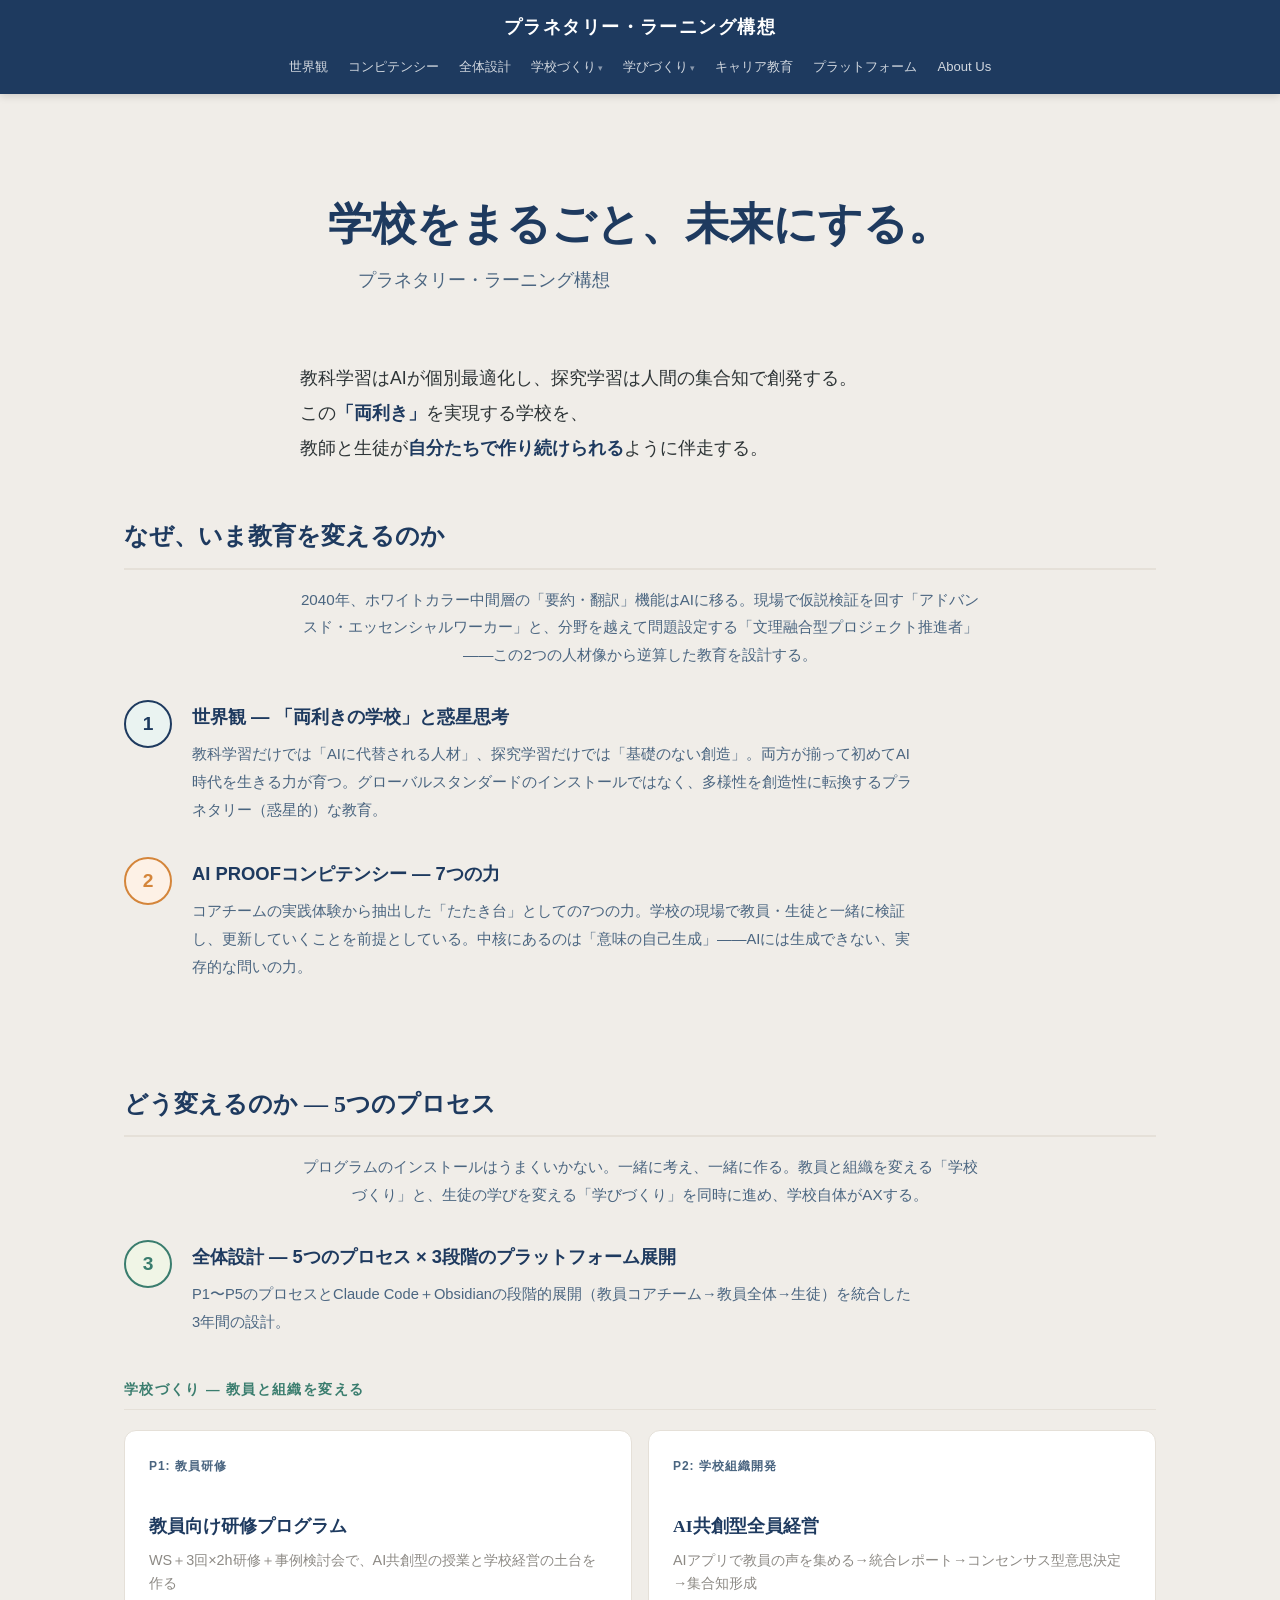
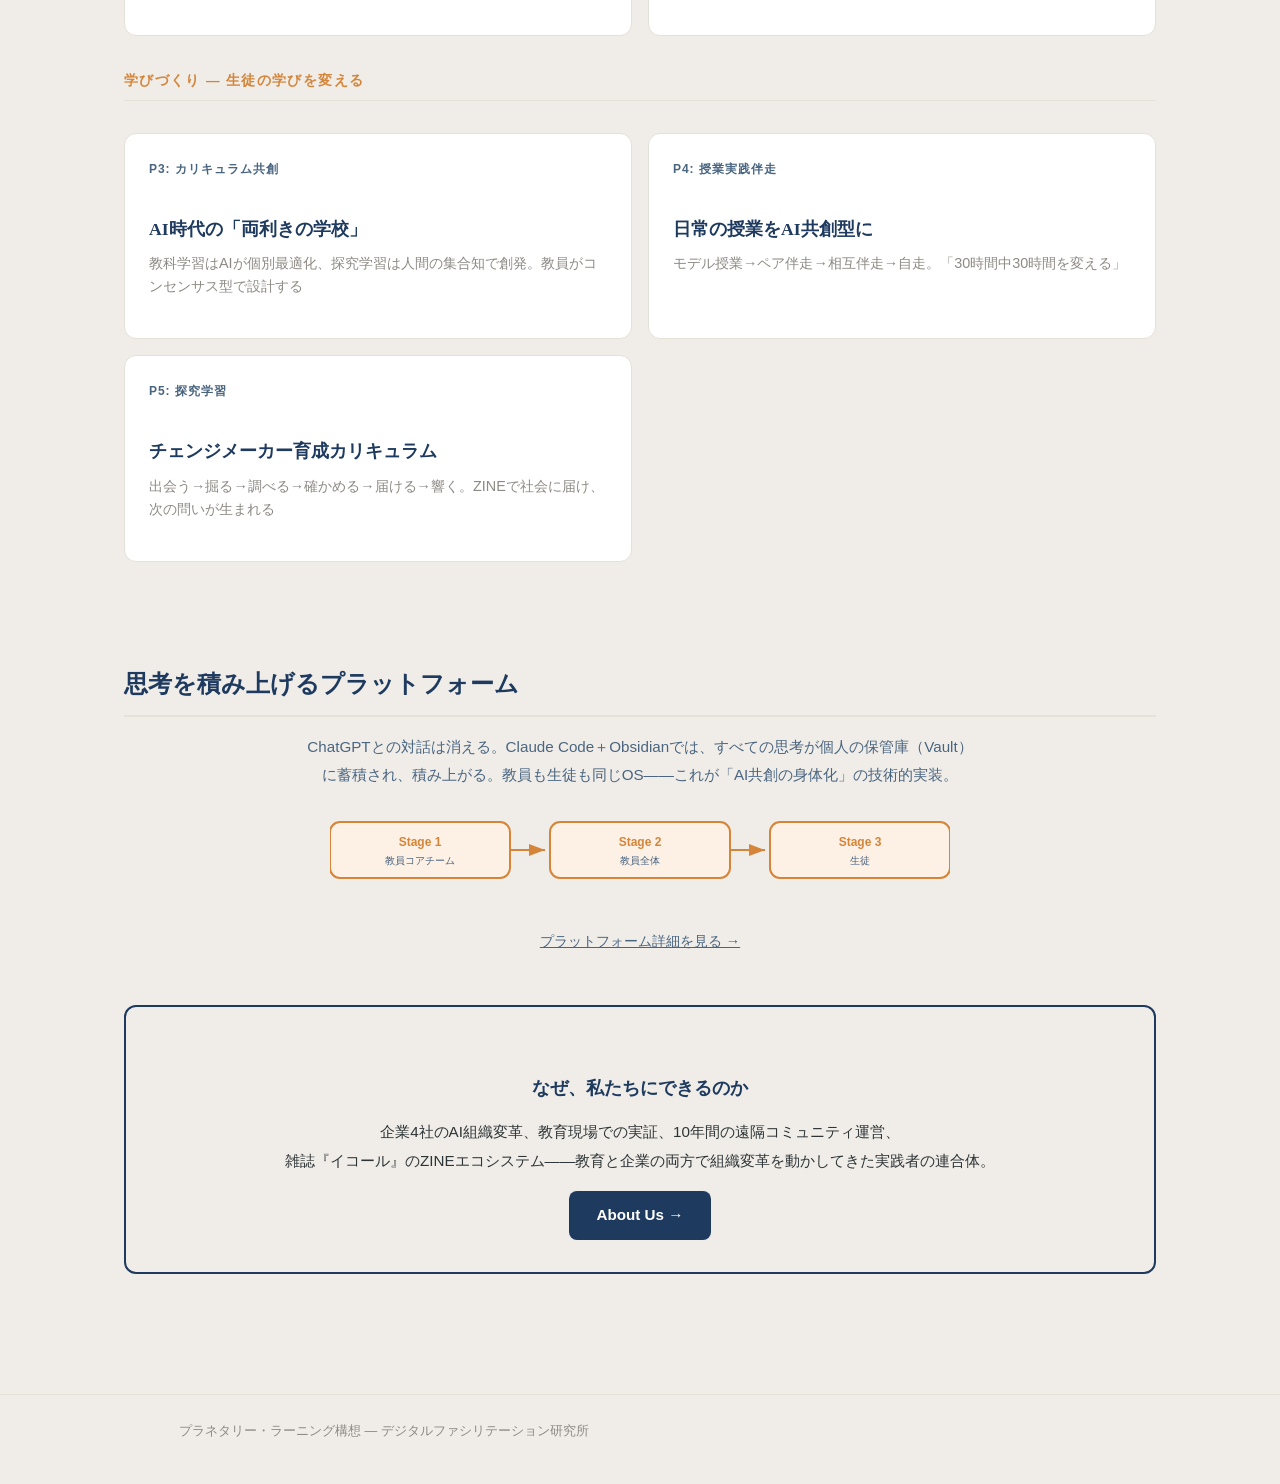
<file: index.html>
<!DOCTYPE html>
<html lang="ja">
<head>
  <meta charset="UTF-8">
  <meta name="viewport" content="width=device-width, initial-scale=1.0">
  <title>プラネタリー・ラーニング構想</title>
  <link rel="stylesheet" href="style.css">
  <style>
    .hero-statement { font-size: 1.1rem; color: var(--color-blackboard, #2D3436); max-width: 680px; margin: 0 auto; line-height: 2; }
    .hero-statement strong { color: var(--color-deep-indigo, #1E3A5F); }
    .section-intro { max-width: 680px; margin: 0 auto 24px; text-align: center; color: var(--color-indigo-gray, #4A6580); font-size: 0.95rem; line-height: 1.8; }
    .story-step { display: flex; align-items: flex-start; gap: 20px; margin: 32px 0; }
    .story-number { flex-shrink: 0; width: 48px; height: 48px; border-radius: 50%; display: flex; align-items: center; justify-content: center; font-size: 1.2rem; font-weight: 700; }
    .story-body h3 { margin-top: 0; margin-bottom: 6px; }
    .story-body h3 a { color: var(--color-deep-indigo, #1E3A5F); text-decoration: none; }
    .story-body h3 a:hover { text-decoration: underline; }
    .story-body p { color: var(--color-indigo-gray, #4A6580); font-size: 0.92rem; margin-bottom: 0; }
    .two-col { display: grid; grid-template-columns: 1fr 1fr; gap: 16px; margin: 20px 0; }
    @media (max-width: 639px) { .two-col { grid-template-columns: 1fr; } .story-step { gap: 14px; } }
    .cta-box { background: var(--color-chalk, #F0EDE8); border: 2px solid var(--color-deep-indigo, #1E3A5F); border-radius: 12px; padding: 32px; text-align: center; margin: 48px 0 0; }
    .cta-box h3 { color: var(--color-deep-indigo, #1E3A5F); margin-bottom: 12px; border: none; }
    .cta-box p { color: var(--color-blackboard, #2D3436); font-size: 0.95rem; margin-bottom: 16px; max-width: 100%; }
    .cta-box a { display: inline-block; background: var(--color-deep-indigo, #1E3A5F); color: #fff; font-weight: 700; padding: 10px 28px; border-radius: 8px; text-decoration: none; font-size: 0.95rem; }
    .cta-box a:hover { background: var(--color-indigo-gray, #4A6580); }
  </style>
</head>
<body>

<header>
  <div class="header-inner">
    <div class="site-title"><a href="index.html">プラネタリー・ラーニング構想</a></div>
    <nav>
      <a href="p0.html">世界観</a>
      <a href="competency.html">コンピテンシー</a>
      <a href="process-design.html">全体設計</a>
      <div class="nav-group">
        <span class="nav-group-label">学校づくり</span>
        <div class="nav-dropdown">
          <a href="p1.html">P1: 教員研修</a>
          <a href="p2.html">P2: 学校組織開発</a>
        </div>
      </div>
      <div class="nav-group">
        <span class="nav-group-label">学びづくり</span>
        <div class="nav-dropdown">
          <a href="p3.html">P3: カリキュラム共創</a>
          <a href="p4.html">P4: 授業実践伴走</a>
          <a href="p5.html">P5: 探究学習</a>
        </div>
      </div>
      <a href="career.html">キャリア教育</a>
      <a href="platform.html">プラットフォーム</a>
      <a href="about.html">About Us</a>
    </nav>
  </div>
</header>

<main>

  <!-- ── Hero ── -->
  <div class="hero">
    <h1>学校をまるごと、未来にする。</h1>
    <p class="subtitle">プラネタリー・ラーニング構想</p>
  </div>

  <p class="hero-statement">
    教科学習はAIが個別最適化し、探究学習は人間の集合知で創発する。<br>
    この<strong>「両利き」</strong>を実現する学校を、<br>
    教師と生徒が<strong>自分たちで作り続けられる</strong>ように伴走する。
  </p>

  <!-- ── ストーリー: なぜ ── -->
  <h2>なぜ、いま教育を変えるのか</h2>
  <p class="section-intro">2040年、ホワイトカラー中間層の「要約・翻訳」機能はAIに移る。現場で仮説検証を回す「アドバンスド・エッセンシャルワーカー」と、分野を越えて問題設定する「文理融合型プロジェクト推進者」——この2つの人材像から逆算した教育を設計する。</p>

  <div class="story-step">
    <div class="story-number" style="background:var(--color-deepen-bg, #EAF3F1); color:var(--color-deep-indigo, #1E3A5F); border:2px solid var(--color-deep-indigo, #1E3A5F);">1</div>
    <div class="story-body">
      <h3><a href="p0.html">世界観 — 「両利きの学校」と惑星思考</a></h3>
      <p>教科学習だけでは「AIに代替される人材」、探究学習だけでは「基礎のない創造」。両方が揃って初めてAI時代を生きる力が育つ。グローバルスタンダードのインストールではなく、多様性を創造性に転換するプラネタリー（惑星的）な教育。</p>
    </div>
  </div>

  <div class="story-step">
    <div class="story-number" style="background:var(--color-explore-bg, #FDF1E6); color:var(--color-explore-orange, #D4853A); border:2px solid var(--color-explore-orange, #D4853A);">2</div>
    <div class="story-body">
      <h3><a href="competency.html">AI PROOFコンピテンシー — 7つの力</a></h3>
      <p>コアチームの実践体験から抽出した「たたき台」としての7つの力。学校の現場で教員・生徒と一緒に検証し、更新していくことを前提としている。中核にあるのは「意味の自己生成」——AIには生成できない、実存的な問いの力。</p>
    </div>
  </div>

  <!-- ── ストーリー: どう ── -->
  <h2>どう変えるのか — 5つのプロセス</h2>
  <p class="section-intro">プログラムのインストールはうまくいかない。一緒に考え、一緒に作る。教員と組織を変える「学校づくり」と、生徒の学びを変える「学びづくり」を同時に進め、学校自体がAXする。</p>

  <div class="story-step">
    <div class="story-number" style="background:var(--color-growth-bg, #F0F5E6); color:var(--color-deepen-green, #3A7D6E); border:2px solid var(--color-deepen-green, #3A7D6E);">3</div>
    <div class="story-body">
      <h3><a href="process-design.html">全体設計 — 5つのプロセス × 3段階のプラットフォーム展開</a></h3>
      <p>P1〜P5のプロセスとClaude Code＋Obsidianの段階的展開（教員コアチーム→教員全体→生徒）を統合した3年間の設計。</p>
    </div>
  </div>

  <!-- 学校づくり -->
  <h3 style="margin-top:40px; color:var(--color-deepen-green, #3A7D6E); font-size:0.85rem; text-transform:uppercase; letter-spacing:0.1em; border-bottom:1px solid var(--color-notebook, #E5E0D8); padding-bottom:6px;">学校づくり — 教員と組織を変える</h3>

  <div class="two-col">
    <a href="p1.html" class="card">
      <div class="card-label">P1: 教員研修</div>
      <h3>教員向け研修プログラム</h3>
      <p>WS＋3回×2h研修＋事例検討会で、AI共創型の授業と学校経営の土台を作る</p>
    </a>
    <a href="p2.html" class="card">
      <div class="card-label">P2: 学校組織開発</div>
      <h3>AI共創型全員経営</h3>
      <p>AIアプリで教員の声を集める→統合レポート→コンセンサス型意思決定→集合知形成</p>
    </a>
  </div>

  <!-- 学びづくり -->
  <h3 style="margin-top:32px; color:var(--color-explore-orange, #D4853A); font-size:0.85rem; text-transform:uppercase; letter-spacing:0.1em; border-bottom:1px solid var(--color-notebook, #E5E0D8); padding-bottom:6px;">学びづくり — 生徒の学びを変える</h3>

  <div class="card-grid">
    <a href="p3.html" class="card">
      <div class="card-label">P3: カリキュラム共創</div>
      <h3>AI時代の「両利きの学校」</h3>
      <p>教科学習はAIが個別最適化、探究学習は人間の集合知で創発。教員がコンセンサス型で設計する</p>
    </a>
    <a href="p4.html" class="card">
      <div class="card-label">P4: 授業実践伴走</div>
      <h3>日常の授業をAI共創型に</h3>
      <p>モデル授業→ペア伴走→相互伴走→自走。「30時間中30時間を変える」</p>
    </a>
    <a href="p5.html" class="card">
      <div class="card-label">P5: 探究学習</div>
      <h3>チェンジメーカー育成カリキュラム</h3>
      <p>出会う→掘る→調べる→確かめる→届ける→響く。ZINEで社会に届け、次の問いが生まれる</p>
    </a>
  </div>

  <!-- ── プラットフォーム ── -->
  <h2>思考を積み上げるプラットフォーム</h2>
  <p class="section-intro">ChatGPTとの対話は消える。Claude Code＋Obsidianでは、すべての思考が個人の保管庫（Vault）に蓄積され、積み上がる。教員も生徒も同じOS——これが「AI共創の身体化」の技術的実装。</p>

  <div style="text-align:center; margin:24px 0;">
    <svg viewBox="0 0 620 80" width="100%" style="max-width:620px;" xmlns="http://www.w3.org/2000/svg" font-family="sans-serif">
      <defs><marker id="idx1" markerWidth="8" markerHeight="6" refX="8" refY="3" orient="auto"><polygon points="0 0, 8 3, 0 6" fill="#D4853A"/></marker></defs>
      <rect x="0" y="10" width="180" height="56" rx="10" fill="#FDF1E6" stroke="#D4853A" stroke-width="2"/>
      <text x="90" y="34" text-anchor="middle" font-size="12" font-weight="bold" fill="#D4853A">Stage 1</text>
      <text x="90" y="52" text-anchor="middle" font-size="10" fill="#4A6580">教員コアチーム</text>
      <line x1="180" y1="38" x2="215" y2="38" stroke="#D4853A" stroke-width="2" marker-end="url(#idx1)"/>
      <rect x="220" y="10" width="180" height="56" rx="10" fill="#FDF1E6" stroke="#D4853A" stroke-width="2"/>
      <text x="310" y="34" text-anchor="middle" font-size="12" font-weight="bold" fill="#D4853A">Stage 2</text>
      <text x="310" y="52" text-anchor="middle" font-size="10" fill="#4A6580">教員全体</text>
      <line x1="400" y1="38" x2="435" y2="38" stroke="#D4853A" stroke-width="2" marker-end="url(#idx1)"/>
      <rect x="440" y="10" width="180" height="56" rx="10" fill="#FDF1E6" stroke="#D4853A" stroke-width="2"/>
      <text x="530" y="34" text-anchor="middle" font-size="12" font-weight="bold" fill="#D4853A">Stage 3</text>
      <text x="530" y="52" text-anchor="middle" font-size="10" fill="#4A6580">生徒</text>
    </svg>
  </div>

  <div style="text-align:center; margin-bottom:32px;">
    <a href="platform.html" style="color:var(--color-indigo-gray, #4A6580); font-size:0.9rem;">プラットフォーム詳細を見る →</a>
  </div>

  <!-- ── CTA: About Us ── -->
  <div class="cta-box">
    <h3>なぜ、私たちにできるのか</h3>
    <p>企業4社のAI組織変革、教育現場での実証、10年間の遠隔コミュニティ運営、<br>雑誌『イコール』のZINEエコシステム——教育と企業の両方で組織変革を動かしてきた実践者の連合体。</p>
    <a href="about.html">About Us →</a>
  </div>

</main>

<footer>
  <p>プラネタリー・ラーニング構想 &mdash; デジタルファシリテーション研究所</p>
</footer>

</body>
</html>
</file>
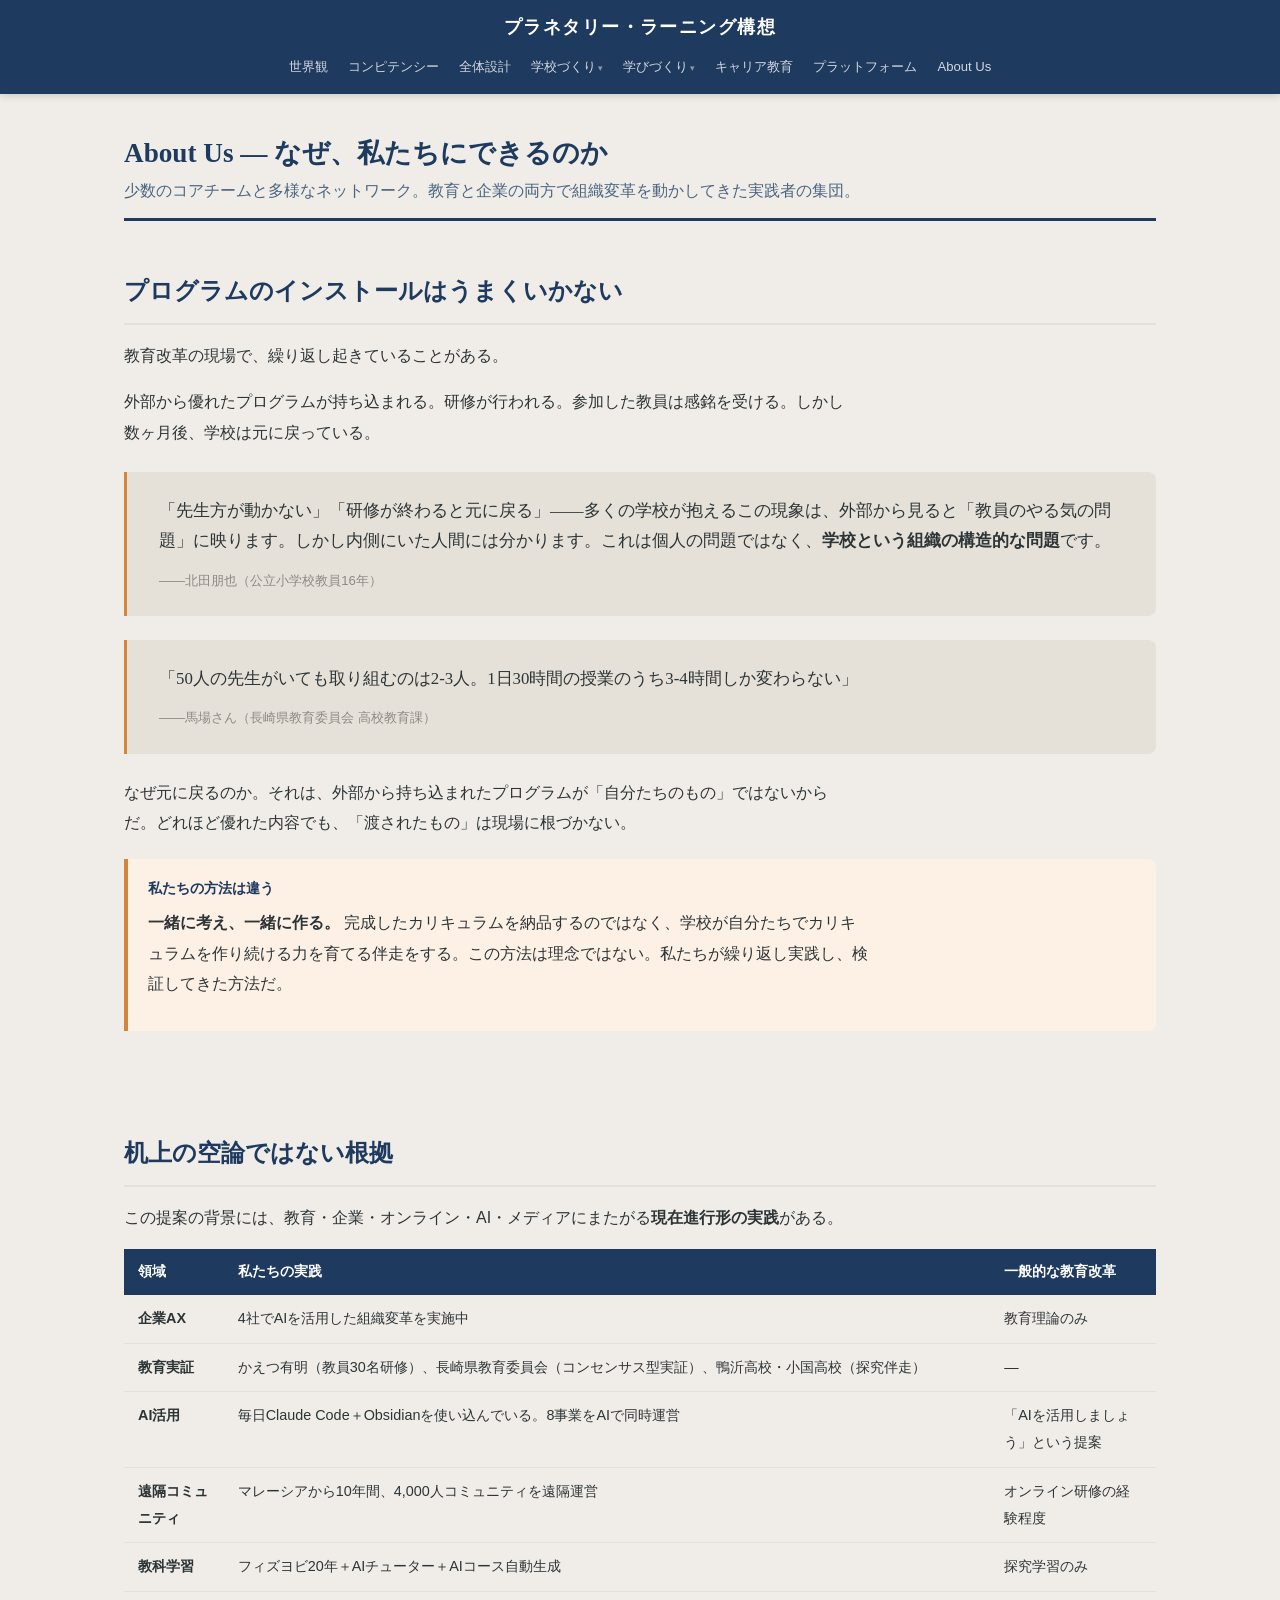
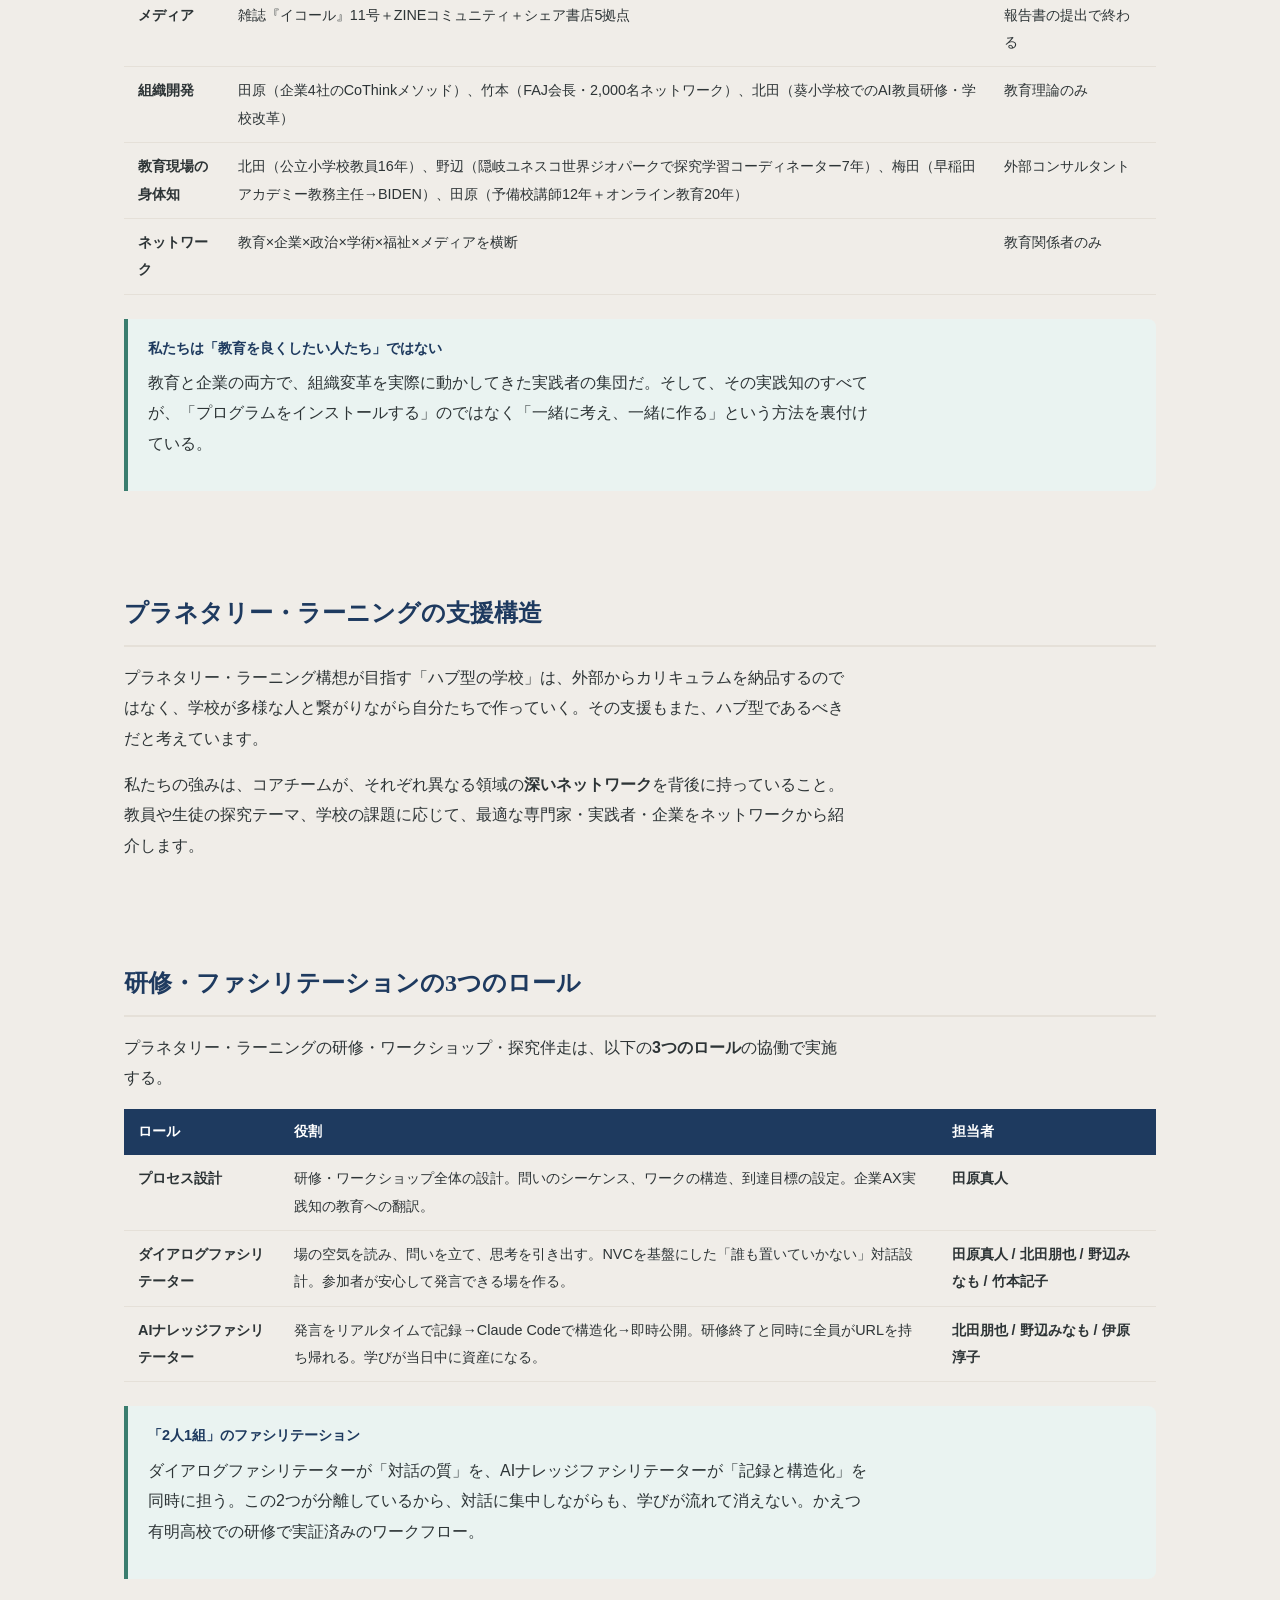
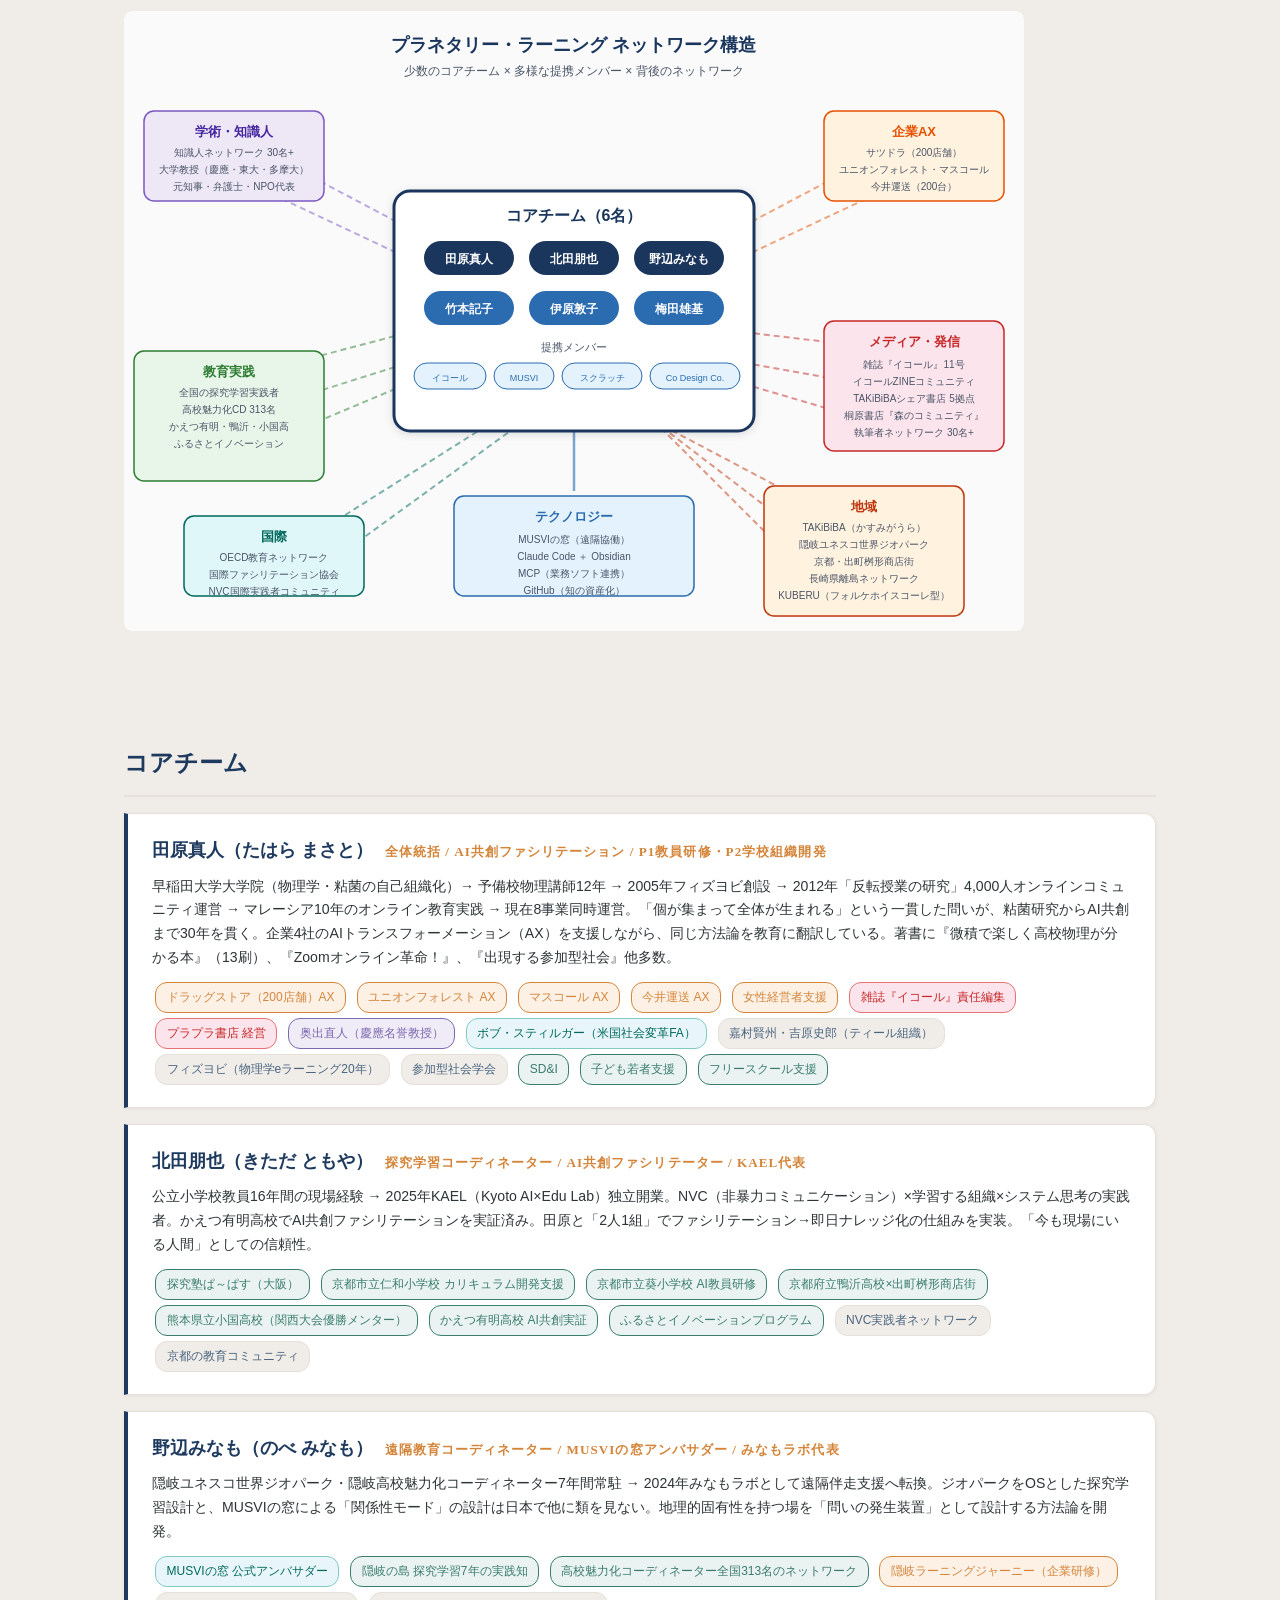
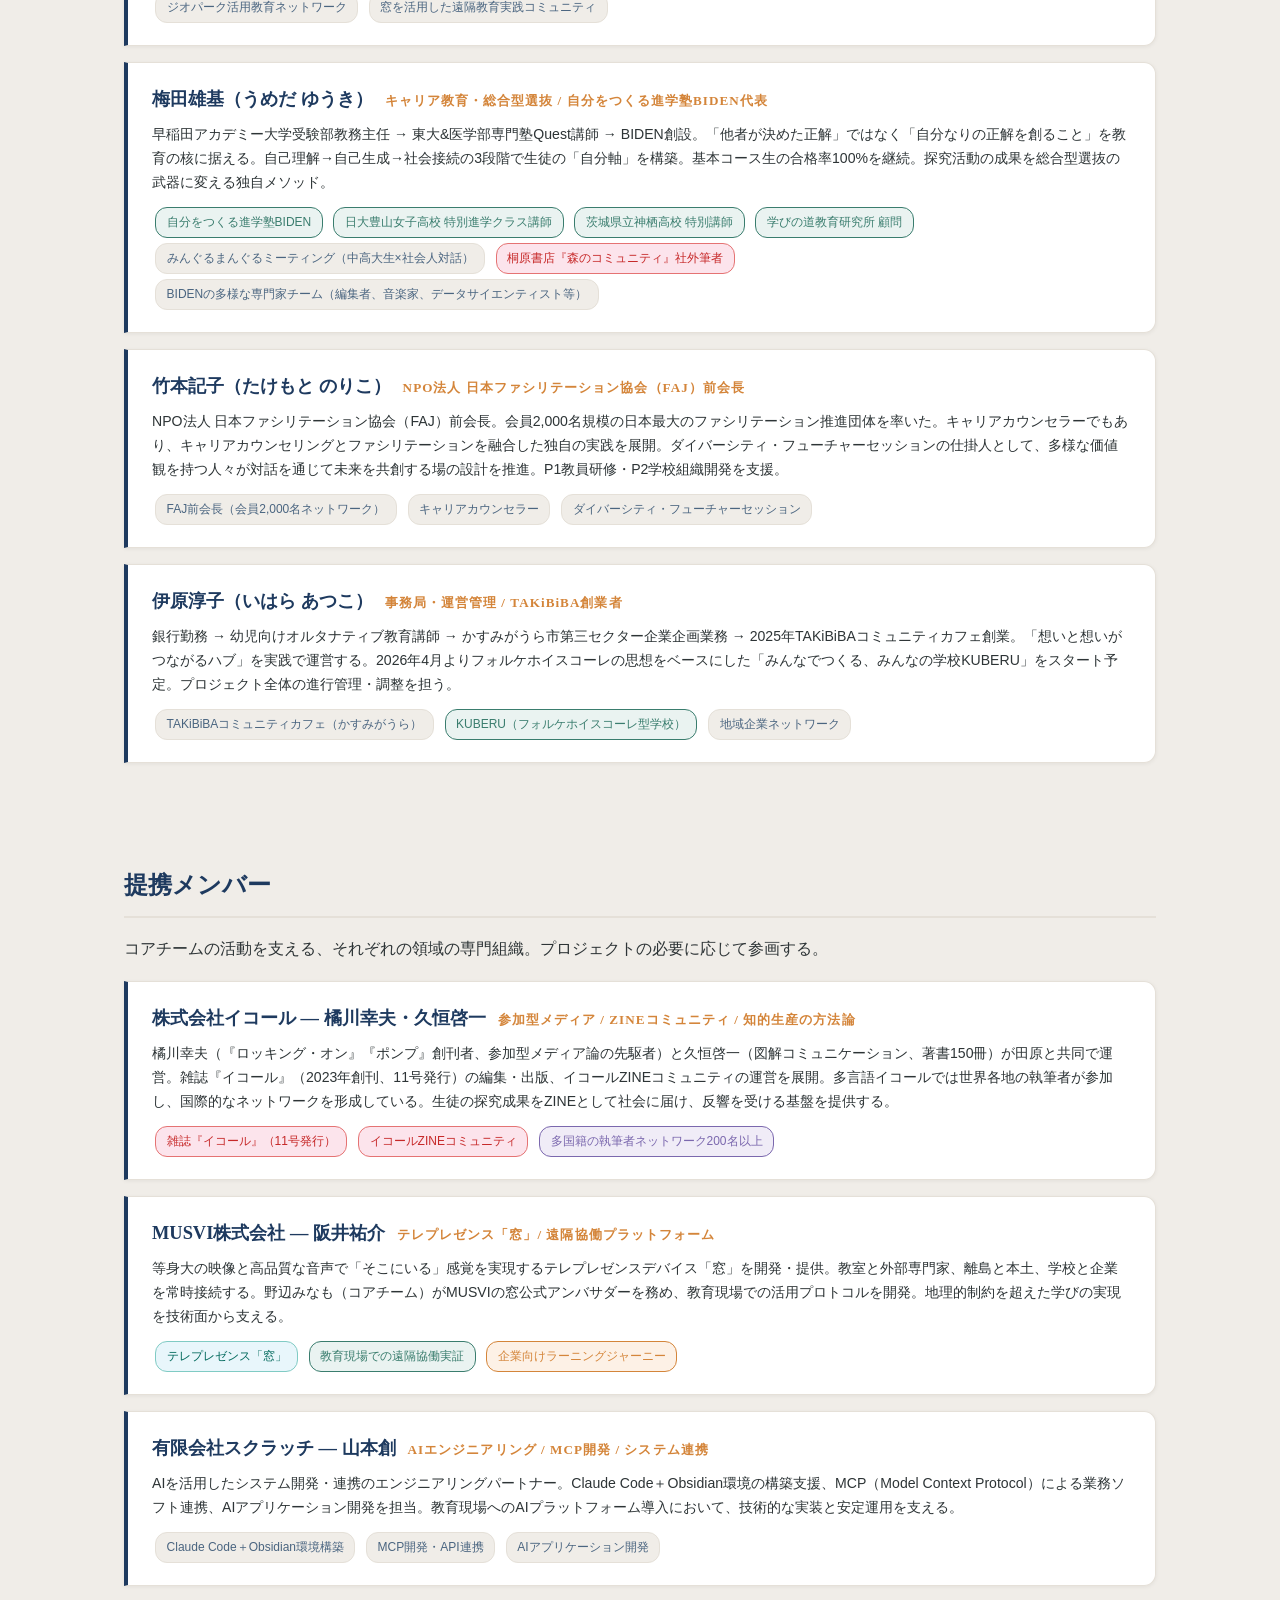
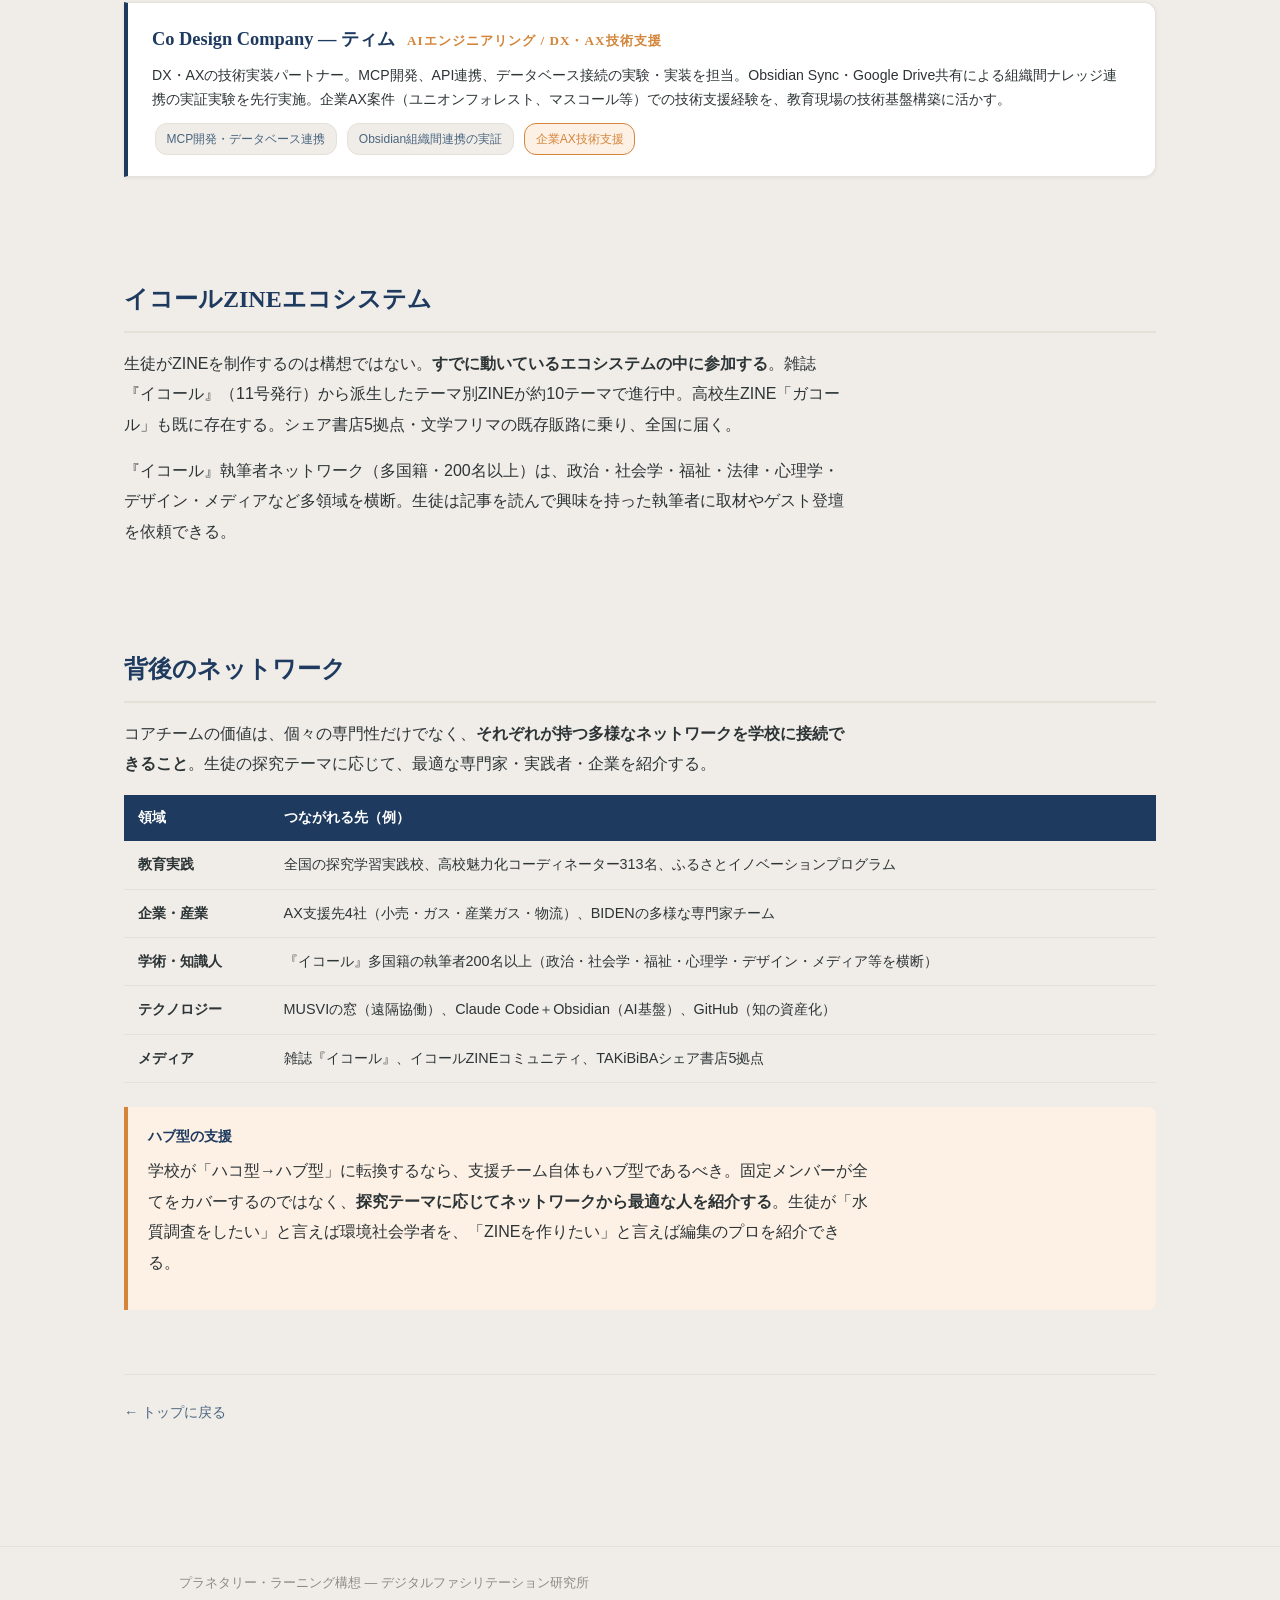
<file: about.html>
<!DOCTYPE html>
<html lang="ja">
<head>
  <meta charset="UTF-8">
  <meta name="viewport" content="width=device-width, initial-scale=1.0">
  <title>About Us — プラネタリー・ラーニング構想</title>
  <link rel="stylesheet" href="style.css">
  <style>
    .member-card {
      background: #fff;
      border: 1px solid var(--color-notebook, #E5E0D8);
      border-left: 4px solid var(--color-deep-indigo, #1E3A5F);
      border-radius: 0 12px 12px 0;
      padding: 1.2rem 1.5rem;
      margin-bottom: 1rem;
      display: block;
      width: 100%;
    }
    .member-card .member-header {
      display: flex;
      align-items: baseline;
      gap: 12px;
      flex-wrap: wrap;
      margin-bottom: 0.4rem;
    }
    .member-card h3 {
      font-family: var(--font-heading, serif);
      color: var(--color-deep-indigo, #1E3A5F);
      margin: 0;
      font-size: 1.15rem;
      border: none;
      padding: 0;
      white-space: nowrap;
    }
    .member-card .role {
      color: var(--color-explore-orange, #D4853A);
      font-weight: 700;
      font-size: 0.82rem;
      line-height: 1.4;
    }
    .member-card .bio {
      color: var(--color-blackboard, #2D3436);
      font-size: 0.88rem;
      line-height: 1.7;
      margin-bottom: 0.6rem;
      max-width: none;
    }
    .network-tag {
      display: inline-block;
      background: var(--color-chalk, #F0EDE8);
      color: var(--color-indigo-gray, #4A6580);
      font-size: 0.75rem;
      padding: 0.2rem 0.65rem;
      border-radius: 12px;
      margin: 0.15rem 0.2rem;
      border: 1px solid var(--color-notebook, #E5E0D8);
    }
    .network-tag.education { background: var(--color-deepen-bg, #EAF3F1); color: var(--color-deepen-green, #3A7D6E); border-color: var(--color-deepen-green, #3A7D6E); }
    .network-tag.enterprise { background: var(--color-explore-bg, #FDF1E6); color: var(--color-explore-orange, #D4853A); border-color: var(--color-explore-orange, #D4853A); }
    .network-tag.media { background: #fce4ec; color: #c62828; border-color: #e57373; }
    .network-tag.academic { background: var(--color-vault-bg, #F0ECF7); color: var(--color-vault, #7B68AE); border-color: var(--color-vault, #7B68AE); }
    .network-tag.intl { background: var(--color-window-bg, #E8F6FB); color: #00695c; border-color: #80cbc4; }
  </style>
</head>
<body>

<header>
  <div class="header-inner">
    <div class="site-title"><a href="index.html">プラネタリー・ラーニング構想</a></div>
    <nav>
      <a href="p0.html">世界観</a>
      <a href="competency.html">コンピテンシー</a>
      <a href="process-design.html">全体設計</a>
      <div class="nav-group">
        <span class="nav-group-label">学校づくり</span>
        <div class="nav-dropdown">
          <a href="p1.html">P1: 教員研修</a>
          <a href="p2.html">P2: 学校組織開発</a>
        </div>
      </div>
      <div class="nav-group">
        <span class="nav-group-label">学びづくり</span>
        <div class="nav-dropdown">
          <a href="p3.html">P3: カリキュラム共創</a>
          <a href="p4.html">P4: 授業実践伴走</a>
          <a href="p5.html">P5: 探究学習</a>
        </div>
      </div>
      <a href="career.html">キャリア教育</a>
      <a href="platform.html">プラットフォーム</a>
      <a href="about.html">About Us</a>
    </nav>
  </div>
</header>

<main>

  <div class="page-title">
    <h1>About Us — なぜ、私たちにできるのか</h1>
    <div class="page-subtitle">少数のコアチームと多様なネットワーク。教育と企業の両方で組織変革を動かしてきた実践者の集団。</div>
  </div>

  <!-- ============================================================ -->
  <h2>プログラムのインストールはうまくいかない</h2>

  <p>教育改革の現場で、繰り返し起きていることがある。</p>
  <p>外部から優れたプログラムが持ち込まれる。研修が行われる。参加した教員は感銘を受ける。しかし数ヶ月後、学校は元に戻っている。</p>

  <div class="voice-block">
    「先生方が動かない」「研修が終わると元に戻る」——多くの学校が抱えるこの現象は、外部から見ると「教員のやる気の問題」に映ります。しかし内側にいた人間には分かります。これは個人の問題ではなく、<strong>学校という組織の構造的な問題</strong>です。
    <div class="voice-attribution">——北田朋也（公立小学校教員16年）</div>
  </div>

  <div class="voice-block">
    「50人の先生がいても取り組むのは2-3人。1日30時間の授業のうち3-4時間しか変わらない」
    <div class="voice-attribution">——馬場さん（長崎県教育委員会 高校教育課）</div>
  </div>

  <p>なぜ元に戻るのか。それは、外部から持ち込まれたプログラムが「自分たちのもの」ではないからだ。どれほど優れた内容でも、「渡されたもの」は現場に根づかない。</p>

  <div class="callout important">
    <div class="callout-title">私たちの方法は違う</div>
    <p><strong>一緒に考え、一緒に作る。</strong> 完成したカリキュラムを納品するのではなく、学校が自分たちでカリキュラムを作り続ける力を育てる伴走をする。この方法は理念ではない。私たちが繰り返し実践し、検証してきた方法だ。</p>
  </div>

  <!-- ============================================================ -->
  <h2>机上の空論ではない根拠</h2>

  <p>この提案の背景には、教育・企業・オンライン・AI・メディアにまたがる<strong>現在進行形の実践</strong>がある。</p>

  <table>
    <tr><th>領域</th><th>私たちの実践</th><th>一般的な教育改革</th></tr>
    <tr><td><strong>企業AX</strong></td><td>4社でAIを活用した組織変革を実施中</td><td>教育理論のみ</td></tr>
    <tr><td><strong>教育実証</strong></td><td>かえつ有明（教員30名研修）、長崎県教育委員会（コンセンサス型実証）、鴨沂高校・小国高校（探究伴走）</td><td>—</td></tr>
    <tr><td><strong>AI活用</strong></td><td>毎日Claude Code＋Obsidianを使い込んでいる。8事業をAIで同時運営</td><td>「AIを活用しましょう」という提案</td></tr>
    <tr><td><strong>遠隔コミュニティ</strong></td><td>マレーシアから10年間、4,000人コミュニティを遠隔運営</td><td>オンライン研修の経験程度</td></tr>
    <tr><td><strong>教科学習</strong></td><td>フィズヨビ20年＋AIチューター＋AIコース自動生成</td><td>探究学習のみ</td></tr>
    <tr><td><strong>メディア</strong></td><td>雑誌『イコール』11号＋ZINEコミュニティ＋シェア書店5拠点</td><td>報告書の提出で終わる</td></tr>
    <tr><td><strong>組織開発</strong></td><td>田原（企業4社のCoThinkメソッド）、竹本（FAJ会長・2,000名ネットワーク）、北田（葵小学校でのAI教員研修・学校改革）</td><td>教育理論のみ</td></tr>
    <tr><td><strong>教育現場の身体知</strong></td><td>北田（公立小学校教員16年）、野辺（隠岐ユネスコ世界ジオパークで探究学習コーディネーター7年）、梅田（早稲田アカデミー教務主任→BIDEN）、田原（予備校講師12年＋オンライン教育20年）</td><td>外部コンサルタント</td></tr>
    <tr><td><strong>ネットワーク</strong></td><td>教育×企業×政治×学術×福祉×メディアを横断</td><td>教育関係者のみ</td></tr>
  </table>

  <div class="callout tip">
    <div class="callout-title">私たちは「教育を良くしたい人たち」ではない</div>
    <p>教育と企業の両方で、組織変革を実際に動かしてきた実践者の集団だ。そして、その実践知のすべてが、「プログラムをインストールする」のではなく「一緒に考え、一緒に作る」という方法を裏付けている。</p>
  </div>

  <!-- ============================================================ -->
  <h2>プラネタリー・ラーニングの支援構造</h2>

  <p>プラネタリー・ラーニング構想が目指す「ハブ型の学校」は、外部からカリキュラムを納品するのではなく、学校が多様な人と繋がりながら自分たちで作っていく。その支援もまた、ハブ型であるべきだと考えています。</p>

  <p>私たちの強みは、コアチームが、それぞれ異なる領域の<strong>深いネットワーク</strong>を背後に持っていること。教員や生徒の探究テーマ、学校の課題に応じて、最適な専門家・実践者・企業をネットワークから紹介します。</p>

  <!-- ============================================================ -->
  <h2 id="three-roles">研修・ファシリテーションの3つのロール</h2>

  <p>プラネタリー・ラーニングの研修・ワークショップ・探究伴走は、以下の<strong>3つのロール</strong>の協働で実施する。</p>

  <table>
    <tr><th>ロール</th><th>役割</th><th>担当者</th></tr>
    <tr>
      <td><strong>プロセス設計</strong></td>
      <td>研修・ワークショップ全体の設計。問いのシーケンス、ワークの構造、到達目標の設定。企業AX実践知の教育への翻訳。</td>
      <td><strong>田原真人</strong></td>
    </tr>
    <tr>
      <td><strong>ダイアログファシリテーター</strong></td>
      <td>場の空気を読み、問いを立て、思考を引き出す。NVCを基盤にした「誰も置いていかない」対話設計。参加者が安心して発言できる場を作る。</td>
      <td><strong>田原真人 / 北田朋也 / 野辺みなも / 竹本記子</strong></td>
    </tr>
    <tr>
      <td><strong>AIナレッジファシリテーター</strong></td>
      <td>発言をリアルタイムで記録→Claude Codeで構造化→即時公開。研修終了と同時に全員がURLを持ち帰れる。学びが当日中に資産になる。</td>
      <td><strong>北田朋也 / 野辺みなも / 伊原淳子</strong></td>
    </tr>
  </table>

  <div class="callout tip">
    <div class="callout-title">「2人1組」のファシリテーション</div>
    <p>ダイアログファシリテーターが「対話の質」を、AIナレッジファシリテーターが「記録と構造化」を同時に担う。この2つが分離しているから、対話に集中しながらも、学びが流れて消えない。かえつ有明高校での研修で実証済みのワークフロー。</p>
  </div>

  <div style="margin: 2rem 0;">
    <img src="hub-network.svg" alt="プラネタリー・ラーニング ネットワーク構造図" style="width: 100%; max-width: 900px; border-radius: 8px; border: 1px solid var(--color-border);">
  </div>

  <!-- ============================================================ -->
  <h2>コアチーム</h2>

  <div class="member-card">
    <div class="member-header"><h3>田原真人（たはら まさと）</h3> <div class="role">全体統括 / AI共創ファシリテーション / P1教員研修・P2学校組織開発</div></div>
    <div class="bio">
      早稲田大学大学院（物理学・粘菌の自己組織化）→ 予備校物理講師12年 → 2005年フィズヨビ創設 → 2012年「反転授業の研究」4,000人オンラインコミュニティ運営 → マレーシア10年のオンライン教育実践 → 現在8事業同時運営。「個が集まって全体が生まれる」という一貫した問いが、粘菌研究からAI共創まで30年を貫く。企業4社のAIトランスフォーメーション（AX）を支援しながら、同じ方法論を教育に翻訳している。著書に『微積で楽しく高校物理が分かる本』（13刷）、『Zoomオンライン革命！』、『出現する参加型社会』他多数。
    </div>
    <div>
      <span class="network-tag enterprise">ドラッグストア（200店舗）AX</span>
      <span class="network-tag enterprise">ユニオンフォレスト AX</span>
      <span class="network-tag enterprise">マスコール AX</span>
      <span class="network-tag enterprise">今井運送 AX</span>
      <span class="network-tag enterprise">女性経営者支援</span>
      <span class="network-tag media">雑誌『イコール』責任編集</span>
      <span class="network-tag media">プラプラ書店 経営</span>
      <span class="network-tag academic">奥出直人（慶應名誉教授）</span>
      <span class="network-tag intl">ボブ・スティルガー（米国社会変革FA）</span>
      <span class="network-tag">嘉村賢州・吉原史郎（ティール組織）</span>
      <span class="network-tag">フィズヨビ（物理学eラーニング20年）</span>
      <span class="network-tag">参加型社会学会</span>
      <span class="network-tag education">SD&I</span>
      <span class="network-tag education">子ども若者支援</span>
      <span class="network-tag education">フリースクール支援</span>
    </div>
  </div>

  <div class="member-card">
    <div class="member-header"><h3>北田朋也（きただ ともや）</h3> <div class="role">探究学習コーディネーター / AI共創ファシリテーター / KAEL代表</div></div>
    <div class="bio">
      公立小学校教員16年間の現場経験 → 2025年KAEL（Kyoto AI×Edu Lab）独立開業。NVC（非暴力コミュニケーション）×学習する組織×システム思考の実践者。かえつ有明高校でAI共創ファシリテーションを実証済み。田原と「2人1組」でファシリテーション→即日ナレッジ化の仕組みを実装。「今も現場にいる人間」としての信頼性。
    </div>
    <div>
      <span class="network-tag education">探究塾ぱ～ぱす（大阪）</span>
      <span class="network-tag education">京都市立仁和小学校 カリキュラム開発支援</span>
      <span class="network-tag education">京都市立葵小学校 AI教員研修</span>
      <span class="network-tag education">京都府立鴨沂高校×出町桝形商店街</span>
      <span class="network-tag education">熊本県立小国高校（関西大会優勝メンター）</span>
      <span class="network-tag education">かえつ有明高校 AI共創実証</span>
      <span class="network-tag education">ふるさとイノベーションプログラム</span>
      <span class="network-tag">NVC実践者ネットワーク</span>
      <span class="network-tag">京都の教育コミュニティ</span>
    </div>
  </div>

  <div class="member-card">
    <div class="member-header"><h3>野辺みなも（のべ みなも）</h3> <div class="role">遠隔教育コーディネーター / MUSVIの窓アンバサダー / みなもラボ代表</div></div>
    <div class="bio">
      隠岐ユネスコ世界ジオパーク・隠岐高校魅力化コーディネーター7年間常駐 → 2024年みなもラボとして遠隔伴走支援へ転換。ジオパークをOSとした探究学習設計と、MUSVIの窓による「関係性モード」の設計は日本で他に類を見ない。地理的固有性を持つ場を「問いの発生装置」として設計する方法論を開発。
    </div>
    <div>
      <span class="network-tag intl">MUSVIの窓 公式アンバサダー</span>
      <span class="network-tag education">隠岐の島 探究学習7年の実践知</span>
      <span class="network-tag education">高校魅力化コーディネーター全国313名のネットワーク</span>
      <span class="network-tag enterprise">隠岐ラーニングジャーニー（企業研修）</span>
      <span class="network-tag">ジオパーク活用教育ネットワーク</span>
      <span class="network-tag">窓を活用した遠隔教育実践コミュニティ</span>
    </div>
  </div>

  <div class="member-card">
    <div class="member-header"><h3>梅田雄基（うめだ ゆうき）</h3> <div class="role">キャリア教育・総合型選抜 / 自分をつくる進学塾BIDEN代表</div></div>
    <div class="bio">
      早稲田アカデミー大学受験部教務主任 → 東大&医学部専門塾Quest講師 → BIDEN創設。「他者が決めた正解」ではなく「自分なりの正解を創ること」を教育の核に据える。自己理解→自己生成→社会接続の3段階で生徒の「自分軸」を構築。基本コース生の合格率100%を継続。探究活動の成果を総合型選抜の武器に変える独自メソッド。
    </div>
    <div>
      <span class="network-tag education">自分をつくる進学塾BIDEN</span>
      <span class="network-tag education">日大豊山女子高校 特別進学クラス講師</span>
      <span class="network-tag education">茨城県立神栖高校 特別講師</span>
      <span class="network-tag education">学びの道教育研究所 顧問</span>
      <span class="network-tag">みんぐるまんぐるミーティング（中高大生×社会人対話）</span>
      <span class="network-tag media">桐原書店『森のコミュニティ』社外筆者</span>
      <span class="network-tag">BIDENの多様な専門家チーム（編集者、音楽家、データサイエンティスト等）</span>
    </div>
  </div>

  <div class="member-card">
    <div class="member-header"><h3>竹本記子（たけもと のりこ）</h3> <div class="role">NPO法人 日本ファシリテーション協会（FAJ）前会長</div></div>
    <div class="bio">
      NPO法人 日本ファシリテーション協会（FAJ）前会長。会員2,000名規模の日本最大のファシリテーション推進団体を率いた。キャリアカウンセラーでもあり、キャリアカウンセリングとファシリテーションを融合した独自の実践を展開。ダイバーシティ・フューチャーセッションの仕掛人として、多様な価値観を持つ人々が対話を通じて未来を共創する場の設計を推進。P1教員研修・P2学校組織開発を支援。
    </div>
    <div>
      <span class="network-tag">FAJ前会長（会員2,000名ネットワーク）</span>
      <span class="network-tag">キャリアカウンセラー</span>
      <span class="network-tag">ダイバーシティ・フューチャーセッション</span>
    </div>
  </div>

  <div class="member-card">
    <div class="member-header"><h3>伊原淳子（いはら あつこ）</h3> <div class="role">事務局・運営管理 / TAKiBiBA創業者</div></div>
    <div class="bio">
      銀行勤務 → 幼児向けオルタナティブ教育講師 → かすみがうら市第三セクター企業企画業務 → 2025年TAKiBiBAコミュニティカフェ創業。「想いと想いがつながるハブ」を実践で運営する。2026年4月よりフォルケホイスコーレの思想をベースにした「みんなでつくる、みんなの学校KUBERU」をスタート予定。プロジェクト全体の進行管理・調整を担う。
    </div>
    <div>
      <span class="network-tag">TAKiBiBAコミュニティカフェ（かすみがうら）</span>
      <span class="network-tag education">KUBERU（フォルケホイスコーレ型学校）</span>
      <span class="network-tag">地域企業ネットワーク</span>
    </div>
  </div>

  <!-- ============================================================ -->
  <h2>提携メンバー</h2>

  <p>コアチームの活動を支える、それぞれの領域の専門組織。プロジェクトの必要に応じて参画する。</p>

  <div class="member-card">
    <div class="member-header"><h3>株式会社イコール — 橘川幸夫・久恒啓一</h3> <div class="role">参加型メディア / ZINEコミュニティ / 知的生産の方法論</div></div>
    <div class="bio">
      橘川幸夫（『ロッキング・オン』『ポンプ』創刊者、参加型メディア論の先駆者）と久恒啓一（図解コミュニケーション、著書150冊）が田原と共同で運営。雑誌『イコール』（2023年創刊、11号発行）の編集・出版、イコールZINEコミュニティの運営を展開。多言語イコールでは世界各地の執筆者が参加し、国際的なネットワークを形成している。生徒の探究成果をZINEとして社会に届け、反響を受ける基盤を提供する。
    </div>
    <div>
      <span class="network-tag media">雑誌『イコール』（11号発行）</span>
      <span class="network-tag media">イコールZINEコミュニティ</span>
      <span class="network-tag academic">多国籍の執筆者ネットワーク200名以上</span>
    </div>
  </div>

  <div class="member-card">
    <div class="member-header"><h3>MUSVI株式会社 — 阪井祐介</h3> <div class="role">テレプレゼンス「窓」/ 遠隔協働プラットフォーム</div></div>
    <div class="bio">
      等身大の映像と高品質な音声で「そこにいる」感覚を実現するテレプレゼンスデバイス「窓」を開発・提供。教室と外部専門家、離島と本土、学校と企業を常時接続する。野辺みなも（コアチーム）がMUSVIの窓公式アンバサダーを務め、教育現場での活用プロトコルを開発。地理的制約を超えた学びの実現を技術面から支える。
    </div>
    <div>
      <span class="network-tag intl">テレプレゼンス「窓」</span>
      <span class="network-tag education">教育現場での遠隔協働実証</span>
      <span class="network-tag enterprise">企業向けラーニングジャーニー</span>
    </div>
  </div>

  <div class="member-card">
    <div class="member-header"><h3>有限会社スクラッチ — 山本創</h3> <div class="role">AIエンジニアリング / MCP開発 / システム連携</div></div>
    <div class="bio">
      AIを活用したシステム開発・連携のエンジニアリングパートナー。Claude Code＋Obsidian環境の構築支援、MCP（Model Context Protocol）による業務ソフト連携、AIアプリケーション開発を担当。教育現場へのAIプラットフォーム導入において、技術的な実装と安定運用を支える。
    </div>
    <div>
      <span class="network-tag">Claude Code＋Obsidian環境構築</span>
      <span class="network-tag">MCP開発・API連携</span>
      <span class="network-tag">AIアプリケーション開発</span>
    </div>
  </div>

  <div class="member-card">
    <div class="member-header"><h3>Co Design Company — ティム</h3> <div class="role">AIエンジニアリング / DX・AX技術支援</div></div>
    <div class="bio">
      DX・AXの技術実装パートナー。MCP開発、API連携、データベース接続の実験・実装を担当。Obsidian Sync・Google Drive共有による組織間ナレッジ連携の実証実験を先行実施。企業AX案件（ユニオンフォレスト、マスコール等）での技術支援経験を、教育現場の技術基盤構築に活かす。
    </div>
    <div>
      <span class="network-tag">MCP開発・データベース連携</span>
      <span class="network-tag">Obsidian組織間連携の実証</span>
      <span class="network-tag enterprise">企業AX技術支援</span>
    </div>
  </div>

  <!-- ============================================================ -->
  <h2>イコールZINEエコシステム</h2>

  <p>生徒がZINEを制作するのは構想ではない。<strong>すでに動いているエコシステムの中に参加する</strong>。雑誌『イコール』（11号発行）から派生したテーマ別ZINEが約10テーマで進行中。高校生ZINE「ガコール」も既に存在する。シェア書店5拠点・文学フリマの既存販路に乗り、全国に届く。</p>

  <p>『イコール』執筆者ネットワーク（多国籍・200名以上）は、政治・社会学・福祉・法律・心理学・デザイン・メディアなど多領域を横断。生徒は記事を読んで興味を持った執筆者に取材やゲスト登壇を依頼できる。</p>

  <!-- ============================================================ -->
  <h2>背後のネットワーク</h2>

  <p>コアチームの価値は、個々の専門性だけでなく、<strong>それぞれが持つ多様なネットワークを学校に接続できること</strong>。生徒の探究テーマに応じて、最適な専門家・実践者・企業を紹介する。</p>

  <table>
    <tr><th>領域</th><th>つながれる先（例）</th></tr>
    <tr><td><strong>教育実践</strong></td><td>全国の探究学習実践校、高校魅力化コーディネーター313名、ふるさとイノベーションプログラム</td></tr>
    <tr><td><strong>企業・産業</strong></td><td>AX支援先4社（小売・ガス・産業ガス・物流）、BIDENの多様な専門家チーム</td></tr>
    <tr><td><strong>学術・知識人</strong></td><td>『イコール』多国籍の執筆者200名以上（政治・社会学・福祉・心理学・デザイン・メディア等を横断）</td></tr>
    <tr><td><strong>テクノロジー</strong></td><td>MUSVIの窓（遠隔協働）、Claude Code＋Obsidian（AI基盤）、GitHub（知の資産化）</td></tr>
    <tr><td><strong>メディア</strong></td><td>雑誌『イコール』、イコールZINEコミュニティ、TAKiBiBAシェア書店5拠点</td></tr>
  </table>

  <div class="callout important">
    <div class="callout-title">ハブ型の支援</div>
    <p>学校が「ハコ型→ハブ型」に転換するなら、支援チーム自体もハブ型であるべき。固定メンバーが全てをカバーするのではなく、<strong>探究テーマに応じてネットワークから最適な人を紹介する</strong>。生徒が「水質調査をしたい」と言えば環境社会学者を、「ZINEを作りたい」と言えば編集のプロを紹介できる。</p>
  </div>

  <!-- Page navigation -->
  <div class="page-nav">
    <a href="index.html">&larr; トップに戻る</a>
  </div>

</main>

<footer>
  <p>プラネタリー・ラーニング構想 &mdash; デジタルファシリテーション研究所</p>
</footer>

</body>
</html>
</file>
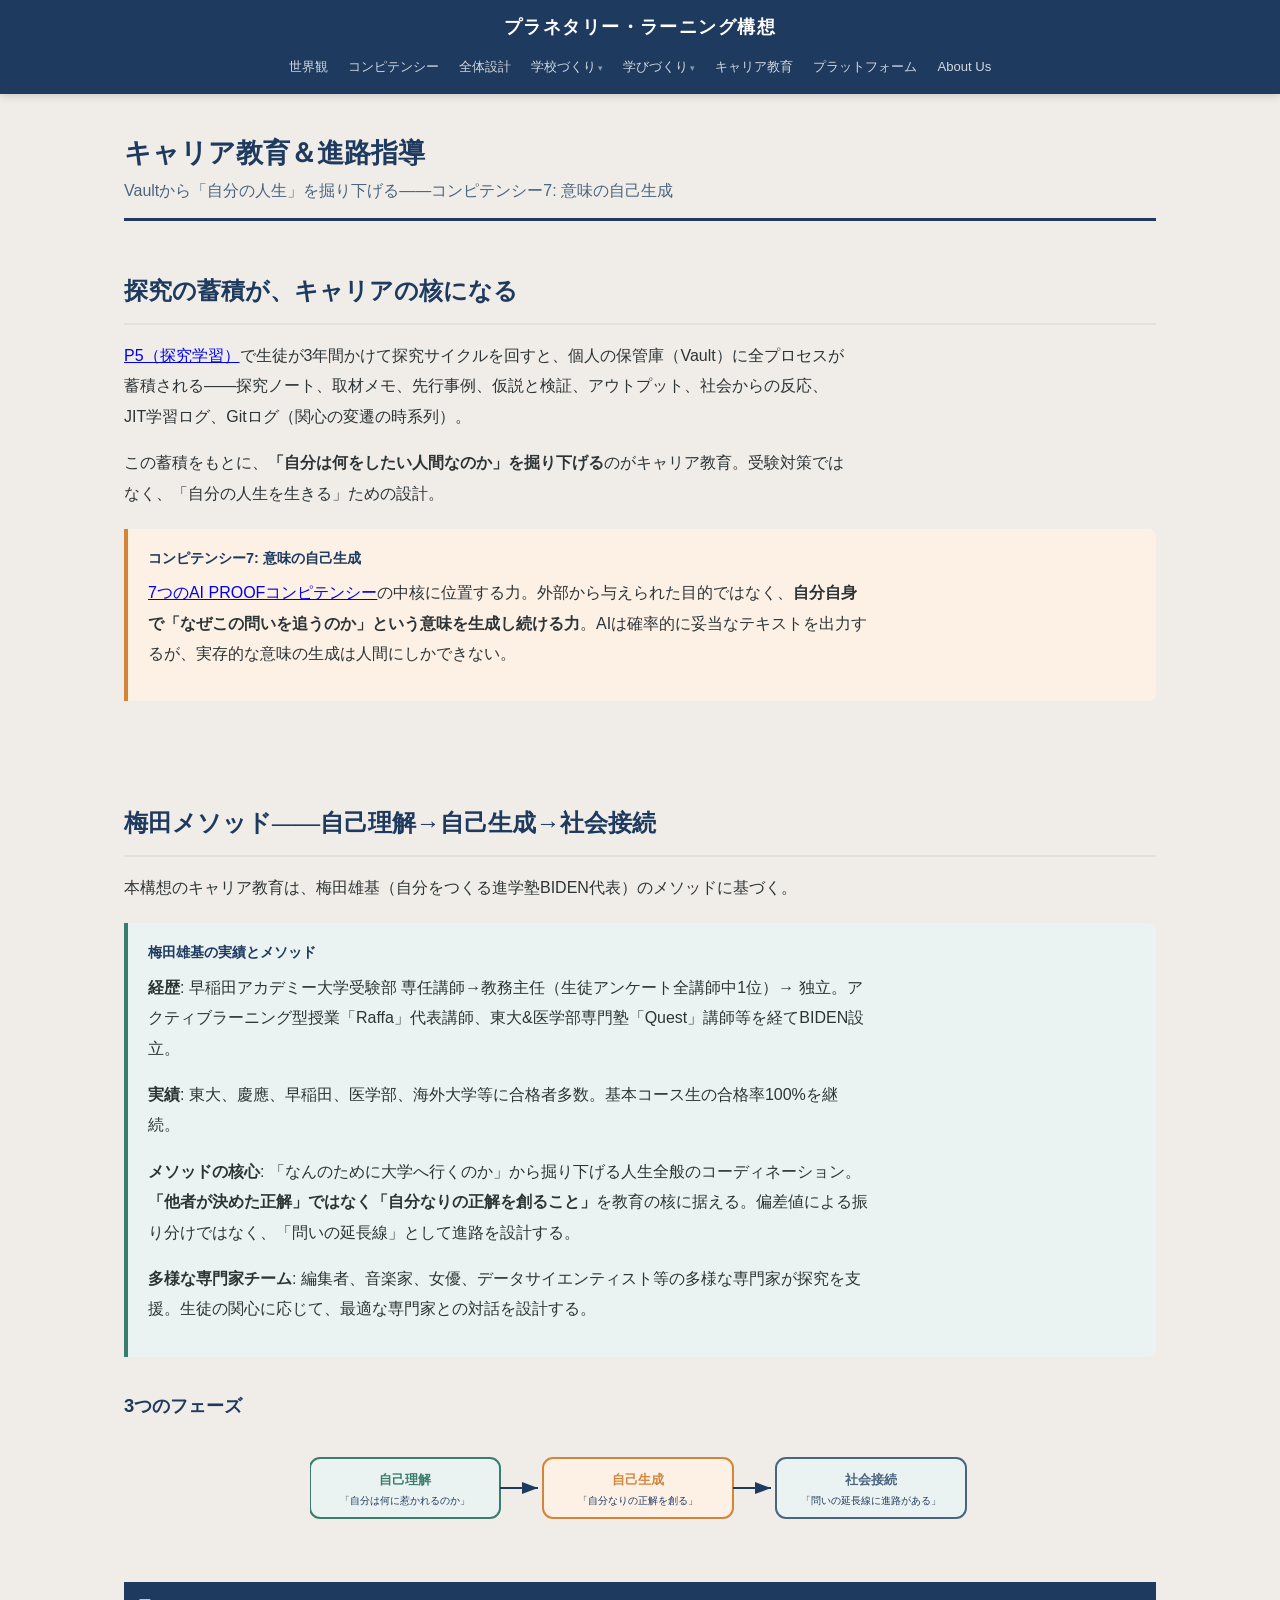
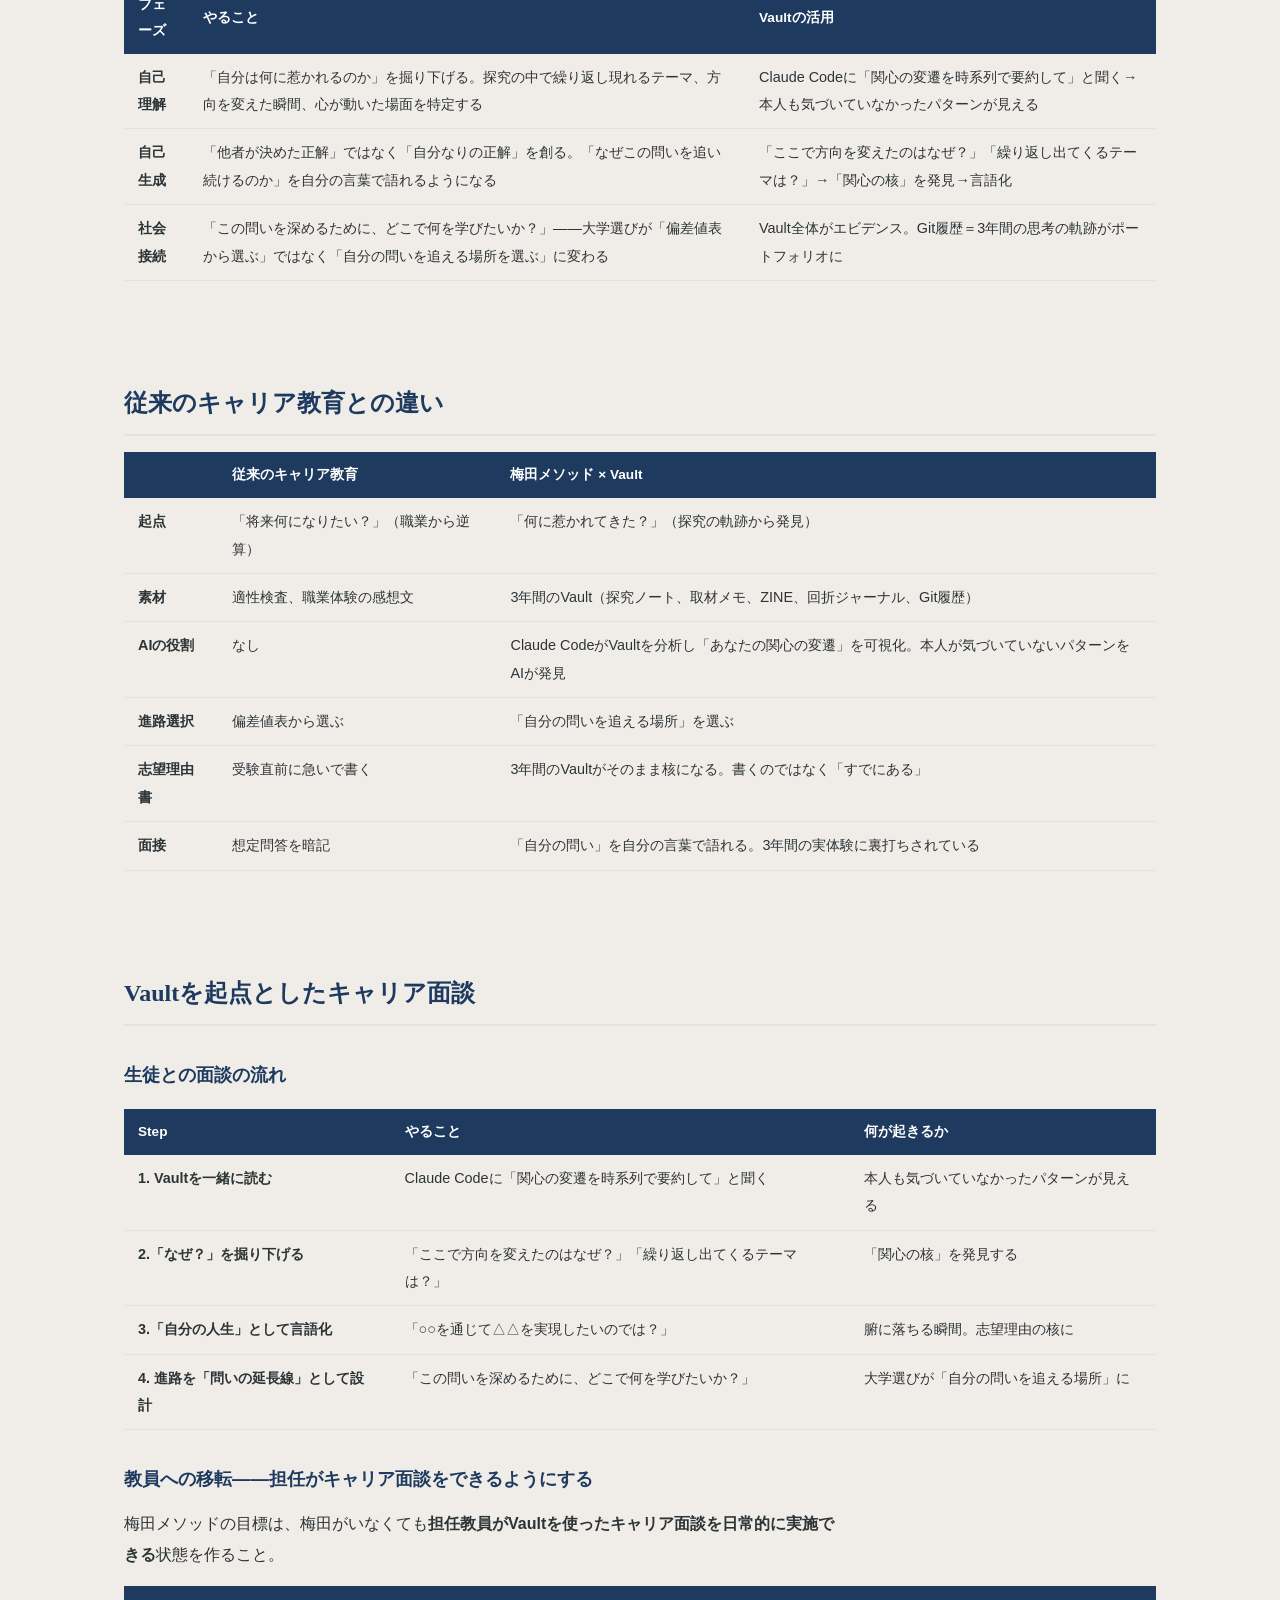
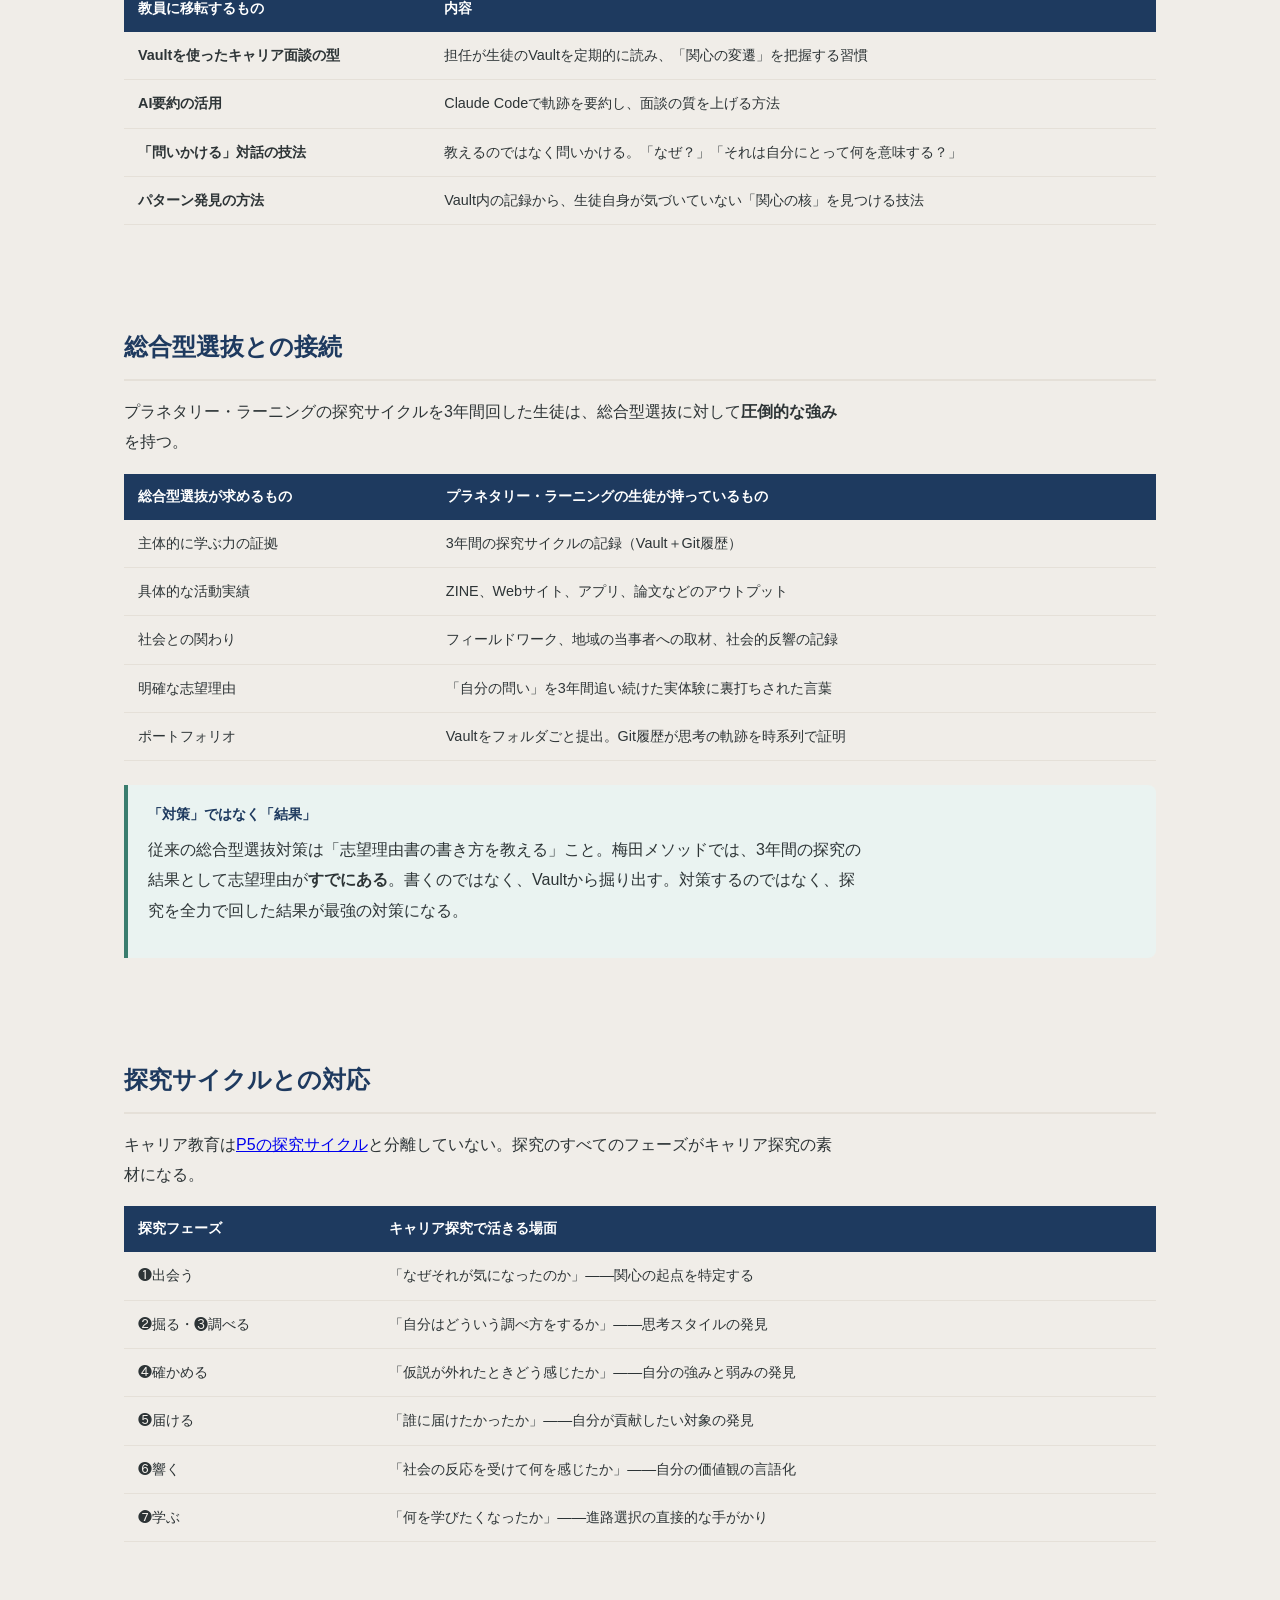
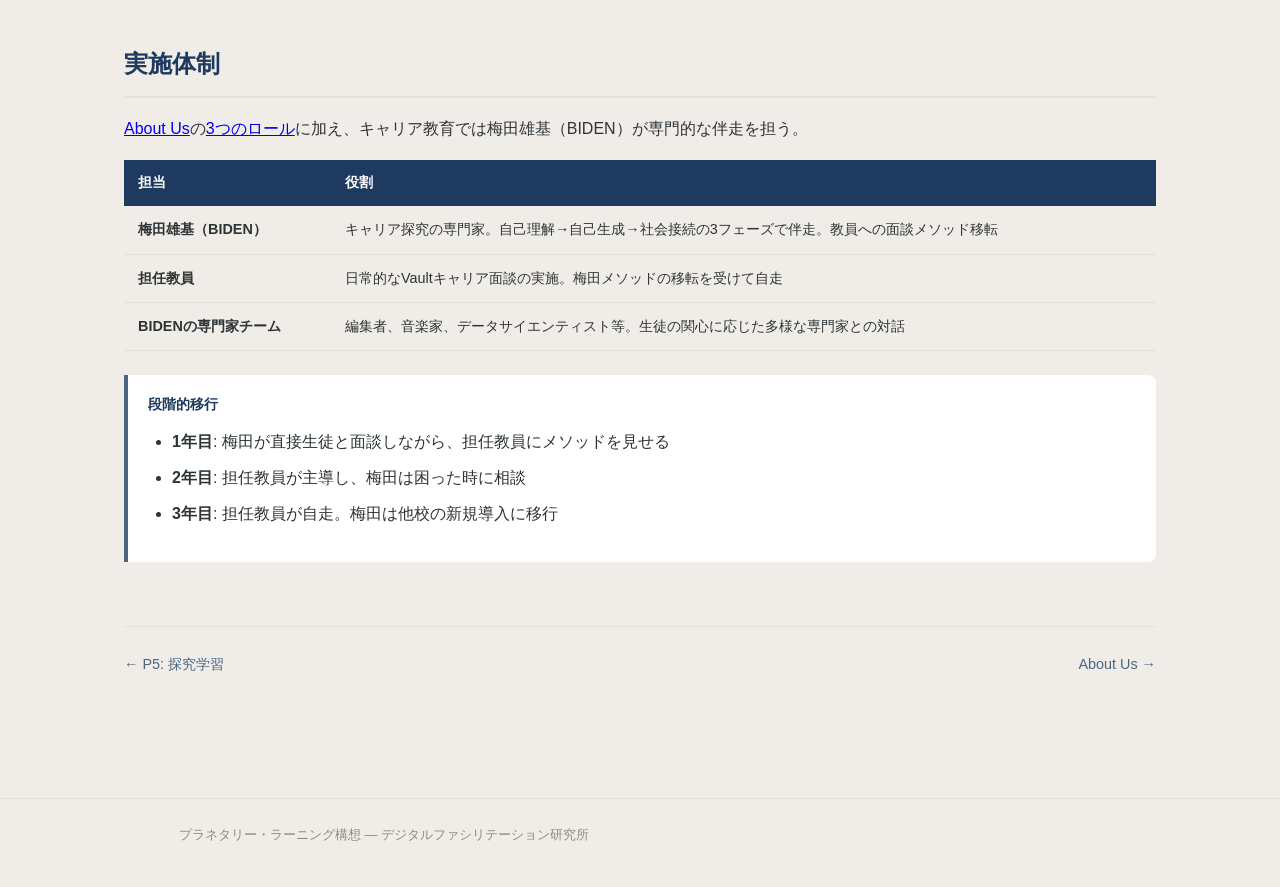
<file: career.html>
<!DOCTYPE html>
<html lang="ja">
<head>
  <meta charset="UTF-8">
  <meta name="viewport" content="width=device-width, initial-scale=1.0">
  <title>キャリア教育 — プラネタリー・ラーニング構想</title>
  <link rel="stylesheet" href="style.css">
</head>
<body>

<header>
  <div class="header-inner">
    <div class="site-title"><a href="index.html">プラネタリー・ラーニング構想</a></div>
    <nav>
      <a href="p0.html">世界観</a>
      <a href="competency.html">コンピテンシー</a>
      <a href="process-design.html">全体設計</a>
      <div class="nav-group">
        <span class="nav-group-label">学校づくり</span>
        <div class="nav-dropdown">
          <a href="p1.html">P1: 教員研修</a>
          <a href="p2.html">P2: 学校組織開発</a>
        </div>
      </div>
      <div class="nav-group">
        <span class="nav-group-label">学びづくり</span>
        <div class="nav-dropdown">
          <a href="p3.html">P3: カリキュラム共創</a>
          <a href="p4.html">P4: 実践伴走</a>
          <a href="p5.html">P5: 探究学習</a>
        </div>
      </div>
      <a href="career.html">キャリア教育</a>
      <a href="platform.html">プラットフォーム</a>
      <a href="about.html">About Us</a>
    </nav>
  </div>
</header>

<main>

  <div class="page-title">
    <h1>キャリア教育＆進路指導</h1>
    <div class="page-subtitle">Vaultから「自分の人生」を掘り下げる——コンピテンシー7: 意味の自己生成</div>
  </div>

  <!-- ── P5からの接続 ── -->
  <h2>探究の蓄積が、キャリアの核になる</h2>

  <p><a href="p5.html">P5（探究学習）</a>で生徒が3年間かけて探究サイクルを回すと、個人の保管庫（Vault）に全プロセスが蓄積される——探究ノート、取材メモ、先行事例、仮説と検証、アウトプット、社会からの反応、JIT学習ログ、Gitログ（関心の変遷の時系列）。</p>

  <p>この蓄積をもとに、<strong>「自分は何をしたい人間なのか」を掘り下げる</strong>のがキャリア教育。受験対策ではなく、「自分の人生を生きる」ための設計。</p>

  <div class="callout important">
    <div class="callout-title">コンピテンシー7: 意味の自己生成</div>
    <p><a href="competency.html">7つのAI PROOFコンピテンシー</a>の中核に位置する力。外部から与えられた目的ではなく、<strong>自分自身で「なぜこの問いを追うのか」という意味を生成し続ける力</strong>。AIは確率的に妥当なテキストを出力するが、実存的な意味の生成は人間にしかできない。</p>
  </div>

  <!-- ============================================================ -->
  <h2>梅田メソッド——自己理解→自己生成→社会接続</h2>

  <p>本構想のキャリア教育は、梅田雄基（自分をつくる進学塾BIDEN代表）のメソッドに基づく。</p>

  <div class="callout tip">
    <div class="callout-title">梅田雄基の実績とメソッド</div>
    <p><strong>経歴</strong>: 早稲田アカデミー大学受験部 専任講師→教務主任（生徒アンケート全講師中1位）→ 独立。アクティブラーニング型授業「Raffa」代表講師、東大&amp;医学部専門塾「Quest」講師等を経てBIDEN設立。</p>
    <p><strong>実績</strong>: 東大、慶應、早稲田、医学部、海外大学等に合格者多数。基本コース生の合格率100%を継続。</p>
    <p><strong>メソッドの核心</strong>: 「なんのために大学へ行くのか」から掘り下げる人生全般のコーディネーション。<strong>「他者が決めた正解」ではなく「自分なりの正解を創ること」</strong>を教育の核に据える。偏差値による振り分けではなく、「問いの延長線」として進路を設計する。</p>
    <p><strong>多様な専門家チーム</strong>: 編集者、音楽家、女優、データサイエンティスト等の多様な専門家が探究を支援。生徒の関心に応じて、最適な専門家との対話を設計する。</p>
  </div>

  <h3>3つのフェーズ</h3>

  <div style="text-align:center; margin:24px 0;">
    <svg viewBox="0 0 660 100" width="100%" style="max-width:660px;" xmlns="http://www.w3.org/2000/svg" font-family="sans-serif">
      <defs><marker id="ca1" markerWidth="8" markerHeight="6" refX="8" refY="3" orient="auto"><polygon points="0 0, 8 3, 0 6" fill="var(--color-deep-indigo, #1E3A5F)"/></marker></defs>
      <rect x="0" y="10" width="190" height="60" rx="10" fill="#EAF3F1" stroke="#3A7D6E" stroke-width="2"/>
      <text x="95" y="36" text-anchor="middle" font-size="13" font-weight="bold" fill="#3A7D6E">自己理解</text>
      <text x="95" y="56" text-anchor="middle" font-size="10" fill="#1E3A5F">「自分は何に惹かれるのか」</text>
      <line x1="190" y1="40" x2="228" y2="40" stroke="#1E3A5F" stroke-width="2" marker-end="url(#ca1)"/>
      <rect x="233" y="10" width="190" height="60" rx="10" fill="#FDF1E6" stroke="#D4853A" stroke-width="2"/>
      <text x="328" y="36" text-anchor="middle" font-size="13" font-weight="bold" fill="#D4853A">自己生成</text>
      <text x="328" y="56" text-anchor="middle" font-size="10" fill="#1E3A5F">「自分なりの正解を創る」</text>
      <line x1="423" y1="40" x2="461" y2="40" stroke="#1E3A5F" stroke-width="2" marker-end="url(#ca1)"/>
      <rect x="466" y="10" width="190" height="60" rx="10" fill="#EAF3F1" stroke="#4A6580" stroke-width="2"/>
      <text x="561" y="36" text-anchor="middle" font-size="13" font-weight="bold" fill="#4A6580">社会接続</text>
      <text x="561" y="56" text-anchor="middle" font-size="10" fill="#1E3A5F">「問いの延長線に進路がある」</text>
    </svg>
  </div>

  <table>
    <tr><th>フェーズ</th><th>やること</th><th>Vaultの活用</th></tr>
    <tr>
      <td><strong>自己理解</strong></td>
      <td>「自分は何に惹かれるのか」を掘り下げる。探究の中で繰り返し現れるテーマ、方向を変えた瞬間、心が動いた場面を特定する</td>
      <td>Claude Codeに「関心の変遷を時系列で要約して」と聞く→本人も気づいていなかったパターンが見える</td>
    </tr>
    <tr>
      <td><strong>自己生成</strong></td>
      <td>「他者が決めた正解」ではなく「自分なりの正解」を創る。「なぜこの問いを追い続けるのか」を自分の言葉で語れるようになる</td>
      <td>「ここで方向を変えたのはなぜ？」「繰り返し出てくるテーマは？」→「関心の核」を発見→言語化</td>
    </tr>
    <tr>
      <td><strong>社会接続</strong></td>
      <td>「この問いを深めるために、どこで何を学びたいか？」——大学選びが「偏差値表から選ぶ」ではなく「自分の問いを追える場所を選ぶ」に変わる</td>
      <td>Vault全体がエビデンス。Git履歴＝3年間の思考の軌跡がポートフォリオに</td>
    </tr>
  </table>

  <!-- ============================================================ -->
  <h2>従来のキャリア教育との違い</h2>

  <table>
    <tr><th></th><th>従来のキャリア教育</th><th>梅田メソッド × Vault</th></tr>
    <tr>
      <td><strong>起点</strong></td>
      <td>「将来何になりたい？」（職業から逆算）</td>
      <td>「何に惹かれてきた？」（探究の軌跡から発見）</td>
    </tr>
    <tr>
      <td><strong>素材</strong></td>
      <td>適性検査、職業体験の感想文</td>
      <td>3年間のVault（探究ノート、取材メモ、ZINE、回折ジャーナル、Git履歴）</td>
    </tr>
    <tr>
      <td><strong>AIの役割</strong></td>
      <td>なし</td>
      <td>Claude CodeがVaultを分析し「あなたの関心の変遷」を可視化。本人が気づいていないパターンをAIが発見</td>
    </tr>
    <tr>
      <td><strong>進路選択</strong></td>
      <td>偏差値表から選ぶ</td>
      <td>「自分の問いを追える場所」を選ぶ</td>
    </tr>
    <tr>
      <td><strong>志望理由書</strong></td>
      <td>受験直前に急いで書く</td>
      <td>3年間のVaultがそのまま核になる。書くのではなく「すでにある」</td>
    </tr>
    <tr>
      <td><strong>面接</strong></td>
      <td>想定問答を暗記</td>
      <td>「自分の問い」を自分の言葉で語れる。3年間の実体験に裏打ちされている</td>
    </tr>
  </table>

  <!-- ============================================================ -->
  <h2>Vaultを起点としたキャリア面談</h2>

  <h3>生徒との面談の流れ</h3>

  <table>
    <tr><th>Step</th><th>やること</th><th>何が起きるか</th></tr>
    <tr><td><strong>1. Vaultを一緒に読む</strong></td><td>Claude Codeに「関心の変遷を時系列で要約して」と聞く</td><td>本人も気づいていなかったパターンが見える</td></tr>
    <tr><td><strong>2.「なぜ？」を掘り下げる</strong></td><td>「ここで方向を変えたのはなぜ？」「繰り返し出てくるテーマは？」</td><td>「関心の核」を発見する</td></tr>
    <tr><td><strong>3.「自分の人生」として言語化</strong></td><td>「○○を通じて△△を実現したいのでは？」</td><td>腑に落ちる瞬間。志望理由の核に</td></tr>
    <tr><td><strong>4. 進路を「問いの延長線」として設計</strong></td><td>「この問いを深めるために、どこで何を学びたいか？」</td><td>大学選びが「自分の問いを追える場所」に</td></tr>
  </table>

  <h3>教員への移転——担任がキャリア面談をできるようにする</h3>

  <p>梅田メソッドの目標は、梅田がいなくても<strong>担任教員がVaultを使ったキャリア面談を日常的に実施できる</strong>状態を作ること。</p>

  <table>
    <tr><th>教員に移転するもの</th><th>内容</th></tr>
    <tr><td><strong>Vaultを使ったキャリア面談の型</strong></td><td>担任が生徒のVaultを定期的に読み、「関心の変遷」を把握する習慣</td></tr>
    <tr><td><strong>AI要約の活用</strong></td><td>Claude Codeで軌跡を要約し、面談の質を上げる方法</td></tr>
    <tr><td><strong>「問いかける」対話の技法</strong></td><td>教えるのではなく問いかける。「なぜ？」「それは自分にとって何を意味する？」</td></tr>
    <tr><td><strong>パターン発見の方法</strong></td><td>Vault内の記録から、生徒自身が気づいていない「関心の核」を見つける技法</td></tr>
  </table>

  <!-- ============================================================ -->
  <h2>総合型選抜との接続</h2>

  <p>プラネタリー・ラーニングの探究サイクルを3年間回した生徒は、総合型選抜に対して<strong>圧倒的な強み</strong>を持つ。</p>

  <table>
    <tr><th>総合型選抜が求めるもの</th><th>プラネタリー・ラーニングの生徒が持っているもの</th></tr>
    <tr><td>主体的に学ぶ力の証拠</td><td>3年間の探究サイクルの記録（Vault＋Git履歴）</td></tr>
    <tr><td>具体的な活動実績</td><td>ZINE、Webサイト、アプリ、論文などのアウトプット</td></tr>
    <tr><td>社会との関わり</td><td>フィールドワーク、地域の当事者への取材、社会的反響の記録</td></tr>
    <tr><td>明確な志望理由</td><td>「自分の問い」を3年間追い続けた実体験に裏打ちされた言葉</td></tr>
    <tr><td>ポートフォリオ</td><td>Vaultをフォルダごと提出。Git履歴が思考の軌跡を時系列で証明</td></tr>
  </table>

  <div class="callout tip">
    <div class="callout-title">「対策」ではなく「結果」</div>
    <p>従来の総合型選抜対策は「志望理由書の書き方を教える」こと。梅田メソッドでは、3年間の探究の結果として志望理由が<strong>すでにある</strong>。書くのではなく、Vaultから掘り出す。対策するのではなく、探究を全力で回した結果が最強の対策になる。</p>
  </div>

  <!-- ============================================================ -->
  <h2>探究サイクルとの対応</h2>

  <p>キャリア教育は<a href="p5.html">P5の探究サイクル</a>と分離していない。探究のすべてのフェーズがキャリア探究の素材になる。</p>

  <table>
    <tr><th>探究フェーズ</th><th>キャリア探究で活きる場面</th></tr>
    <tr><td>❶出会う</td><td>「なぜそれが気になったのか」——関心の起点を特定する</td></tr>
    <tr><td>❷掘る・❸調べる</td><td>「自分はどういう調べ方をするか」——思考スタイルの発見</td></tr>
    <tr><td>❹確かめる</td><td>「仮説が外れたときどう感じたか」——自分の強みと弱みの発見</td></tr>
    <tr><td>❺届ける</td><td>「誰に届けたかったか」——自分が貢献したい対象の発見</td></tr>
    <tr><td>❻響く</td><td>「社会の反応を受けて何を感じたか」——自分の価値観の言語化</td></tr>
    <tr><td>❼学ぶ</td><td>「何を学びたくなったか」——進路選択の直接的な手がかり</td></tr>
  </table>

  <!-- ============================================================ -->
  <h2>実施体制</h2>

  <p><a href="about.html">About Us</a>の<a href="about.html#three-roles">3つのロール</a>に加え、キャリア教育では梅田雄基（BIDEN）が専門的な伴走を担う。</p>

  <table>
    <tr><th>担当</th><th>役割</th></tr>
    <tr><td><strong>梅田雄基（BIDEN）</strong></td><td>キャリア探究の専門家。自己理解→自己生成→社会接続の3フェーズで伴走。教員への面談メソッド移転</td></tr>
    <tr><td><strong>担任教員</strong></td><td>日常的なVaultキャリア面談の実施。梅田メソッドの移転を受けて自走</td></tr>
    <tr><td><strong>BIDENの専門家チーム</strong></td><td>編集者、音楽家、データサイエンティスト等。生徒の関心に応じた多様な専門家との対話</td></tr>
  </table>

  <div class="callout">
    <div class="callout-title">段階的移行</div>
    <ul>
      <li><strong>1年目</strong>: 梅田が直接生徒と面談しながら、担任教員にメソッドを見せる</li>
      <li><strong>2年目</strong>: 担任教員が主導し、梅田は困った時に相談</li>
      <li><strong>3年目</strong>: 担任教員が自走。梅田は他校の新規導入に移行</li>
    </ul>
  </div>

  <!-- Page navigation -->
  <div class="page-nav">
    <a href="p5.html">&larr; P5: 探究学習</a>
    <a href="about.html">About Us &rarr;</a>
  </div>

</main>

<footer>
  <p>プラネタリー・ラーニング構想 &mdash; デジタルファシリテーション研究所</p>
</footer>

</body>
</html>
</file>
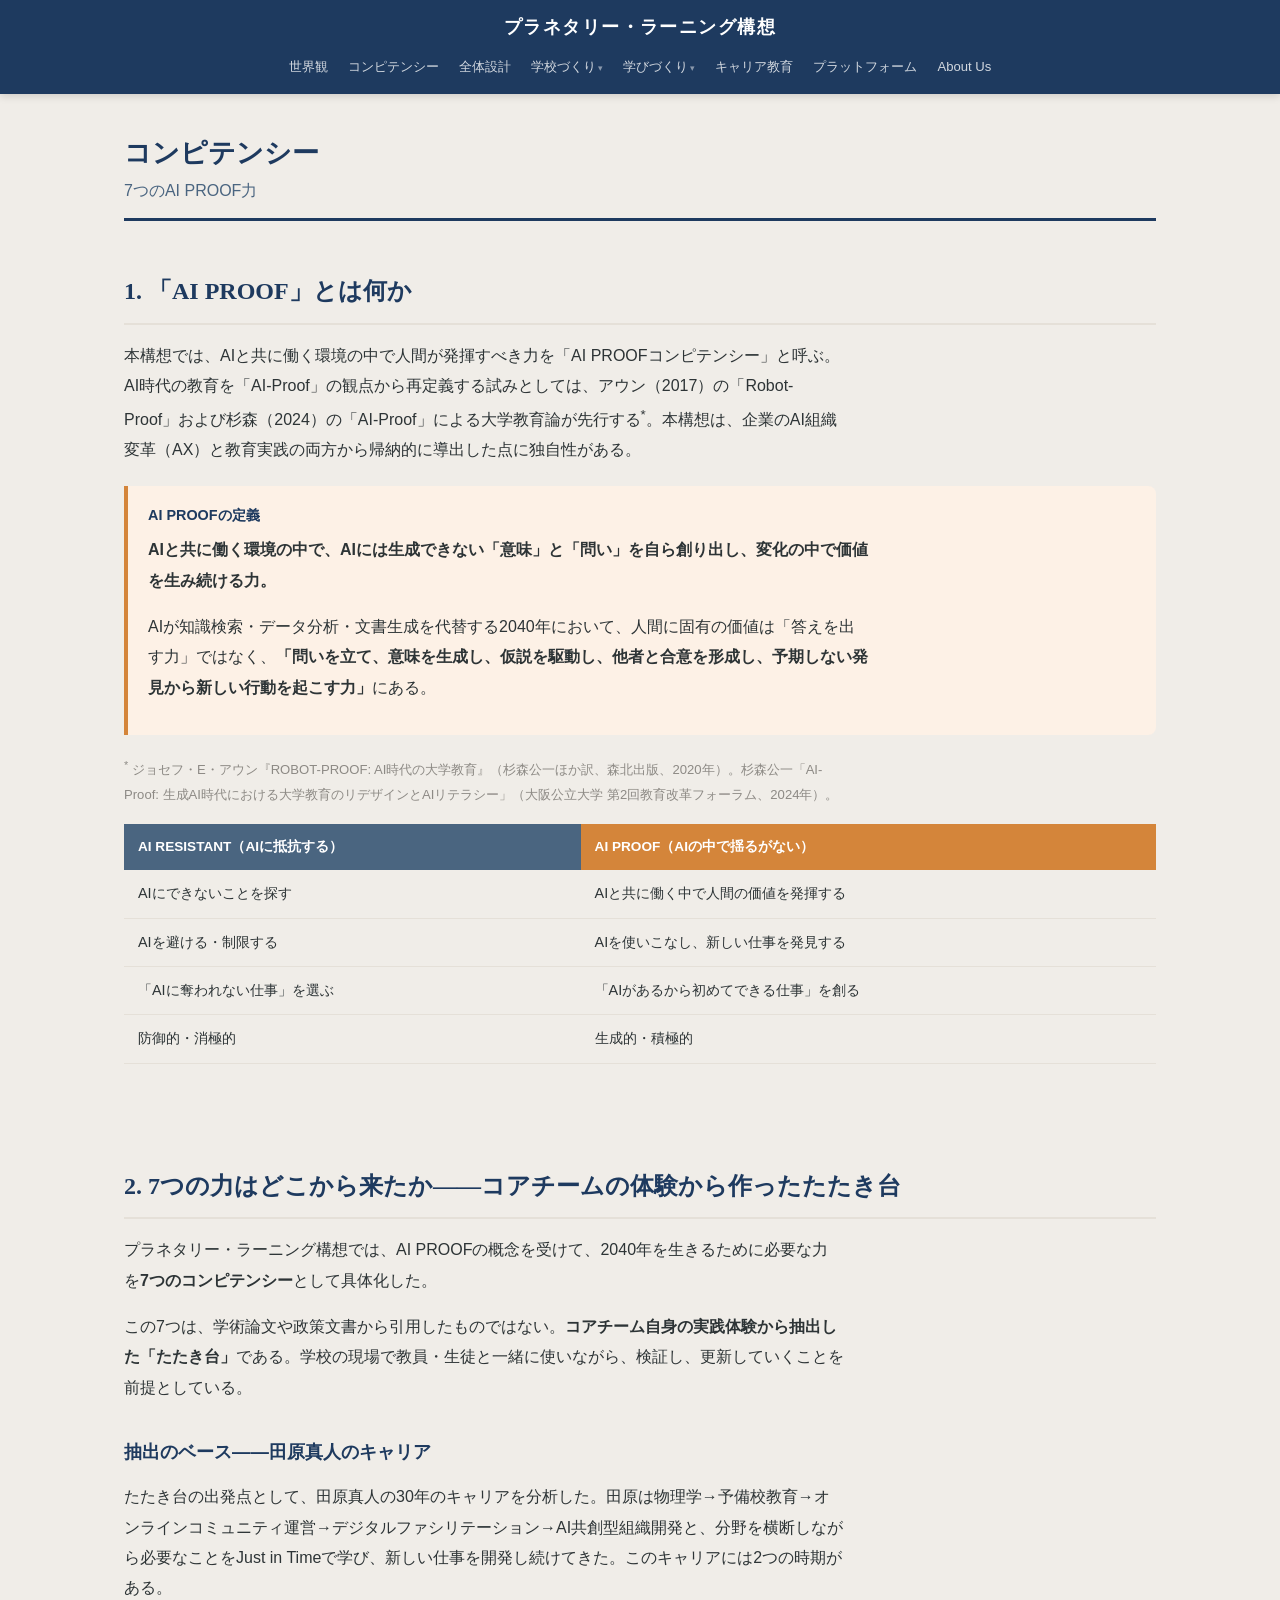
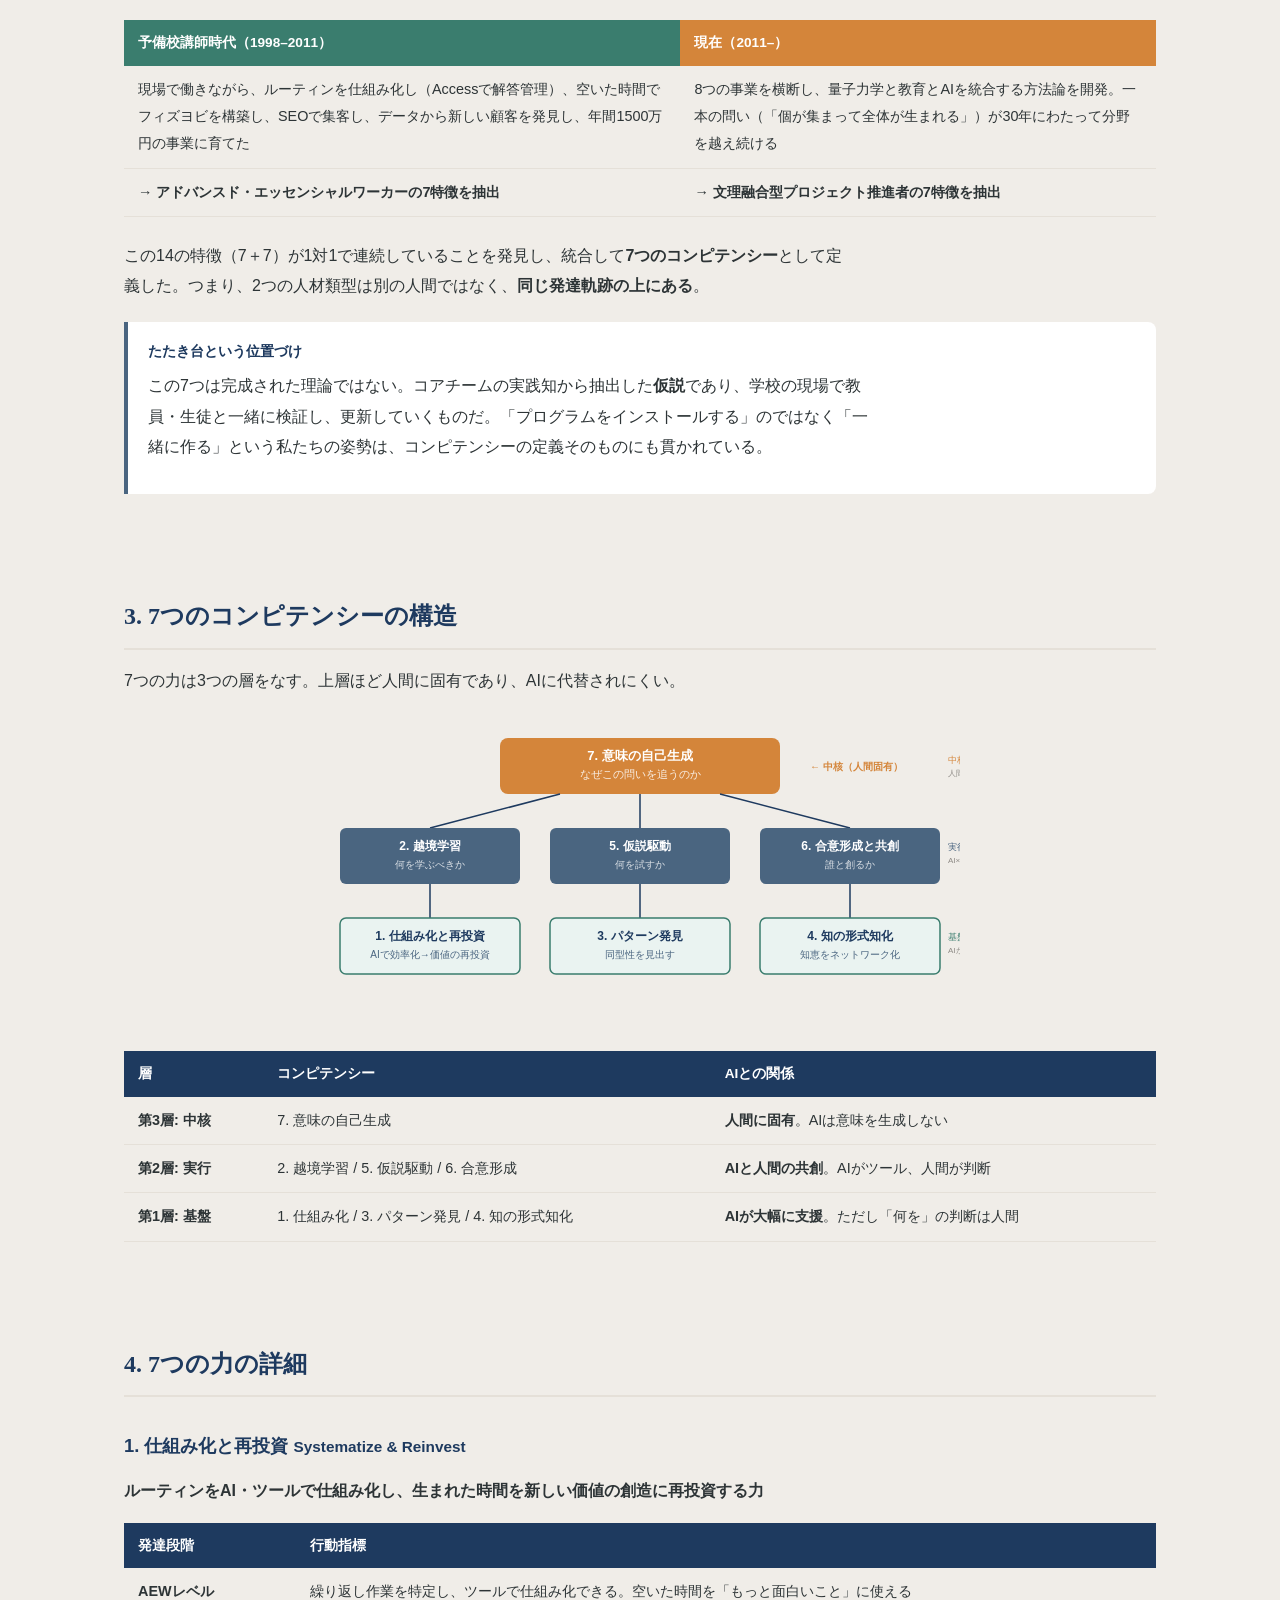
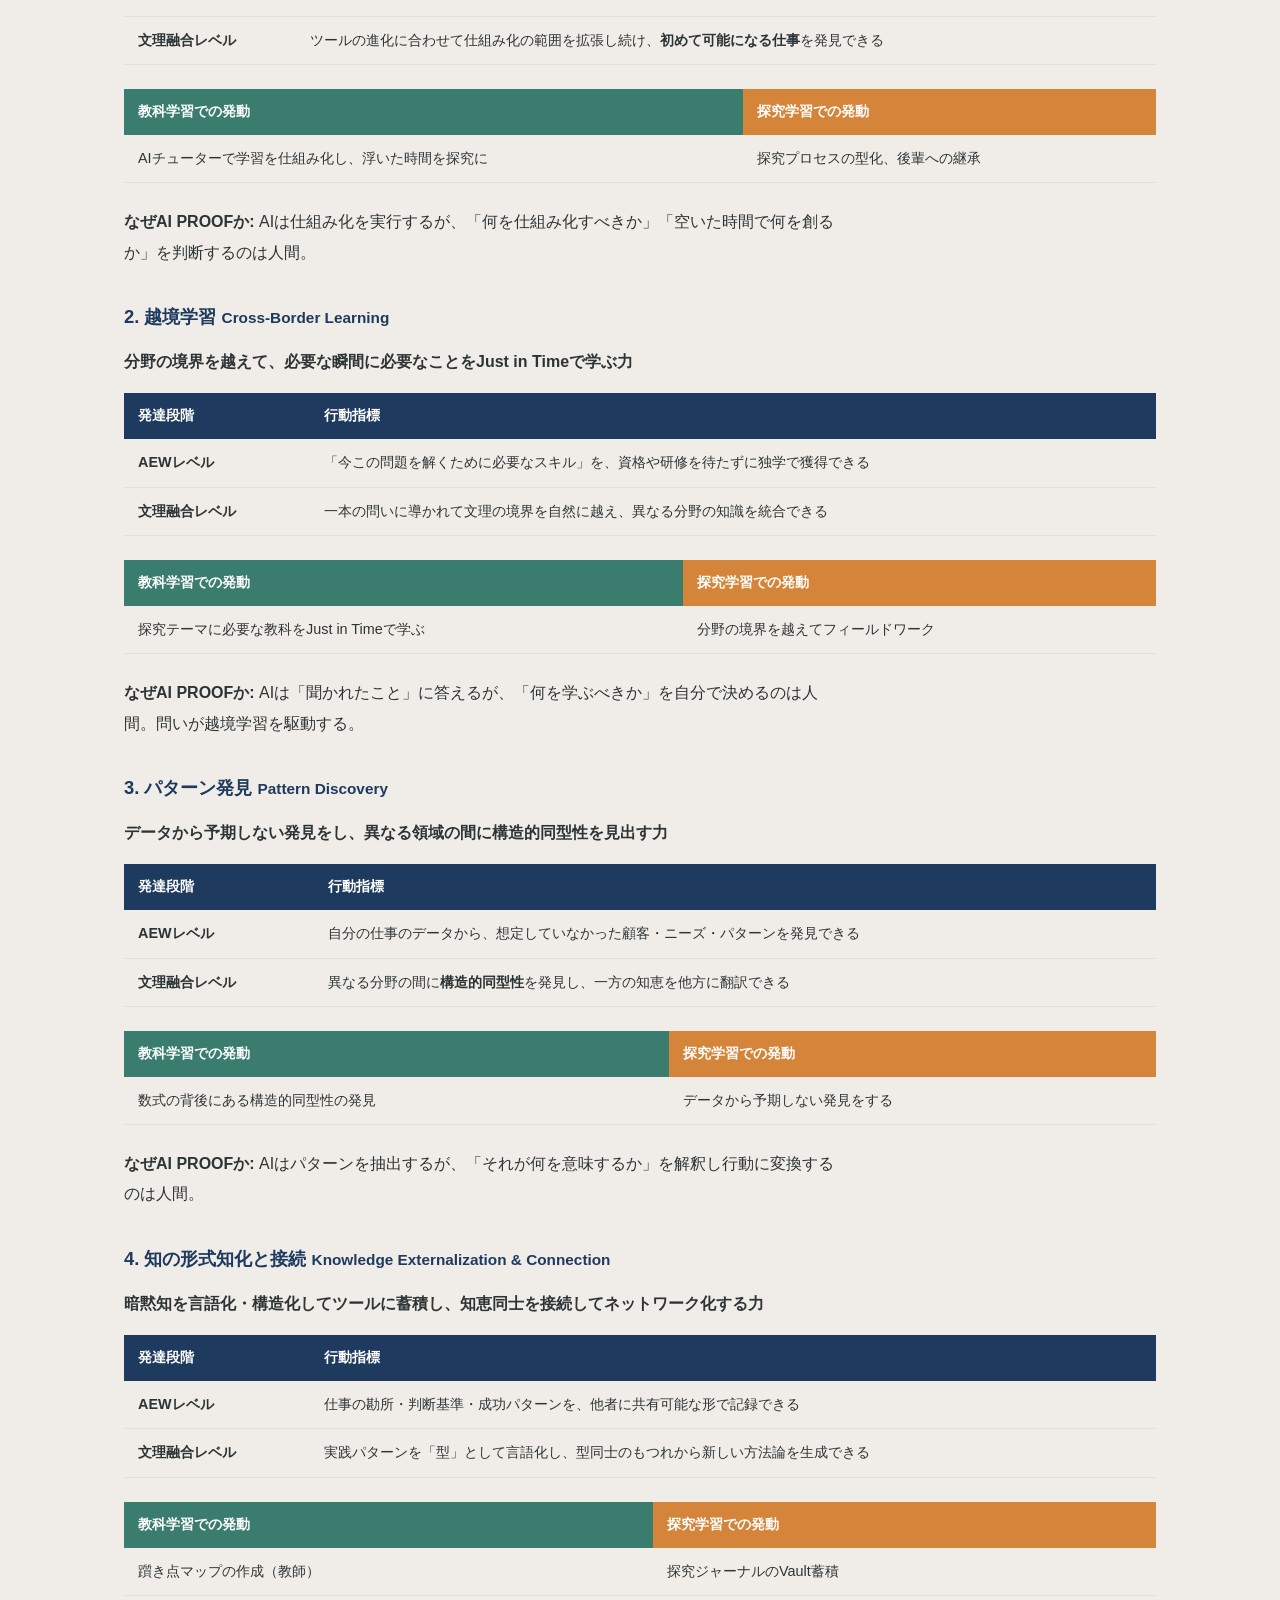
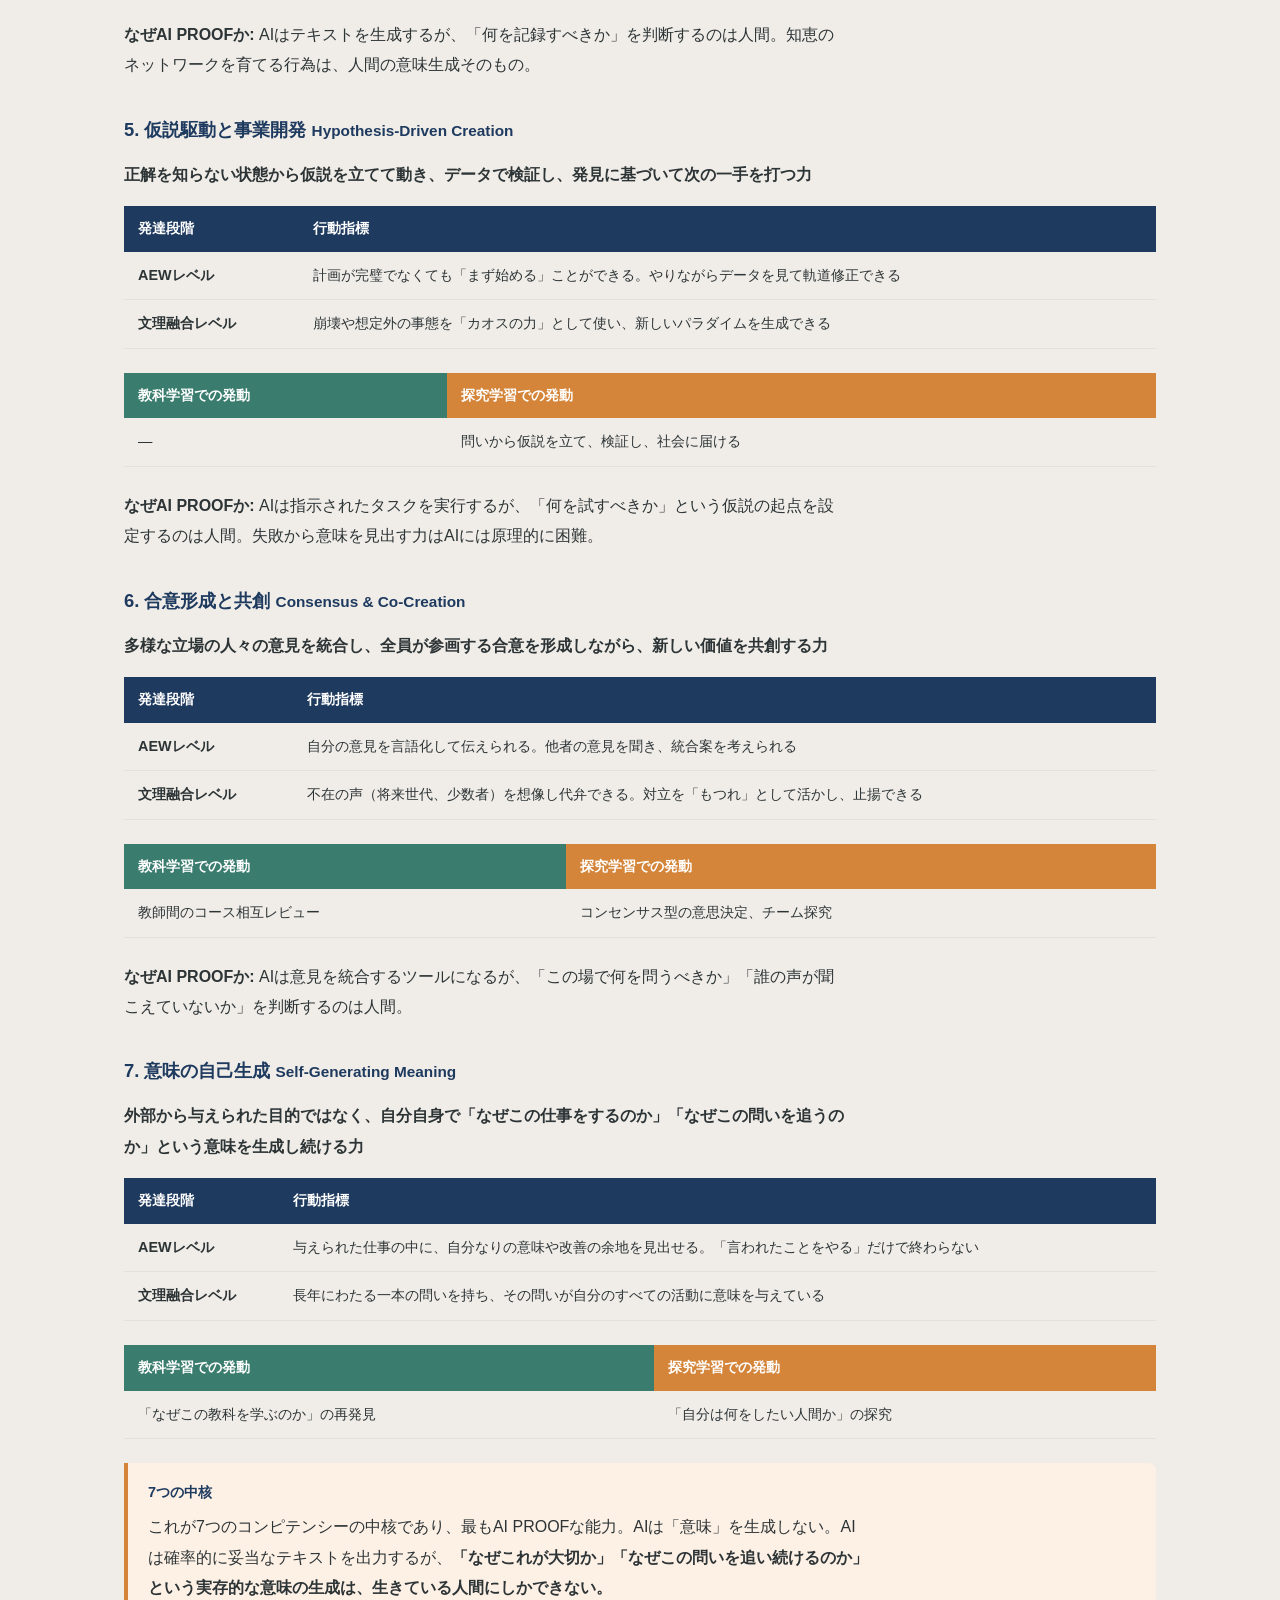
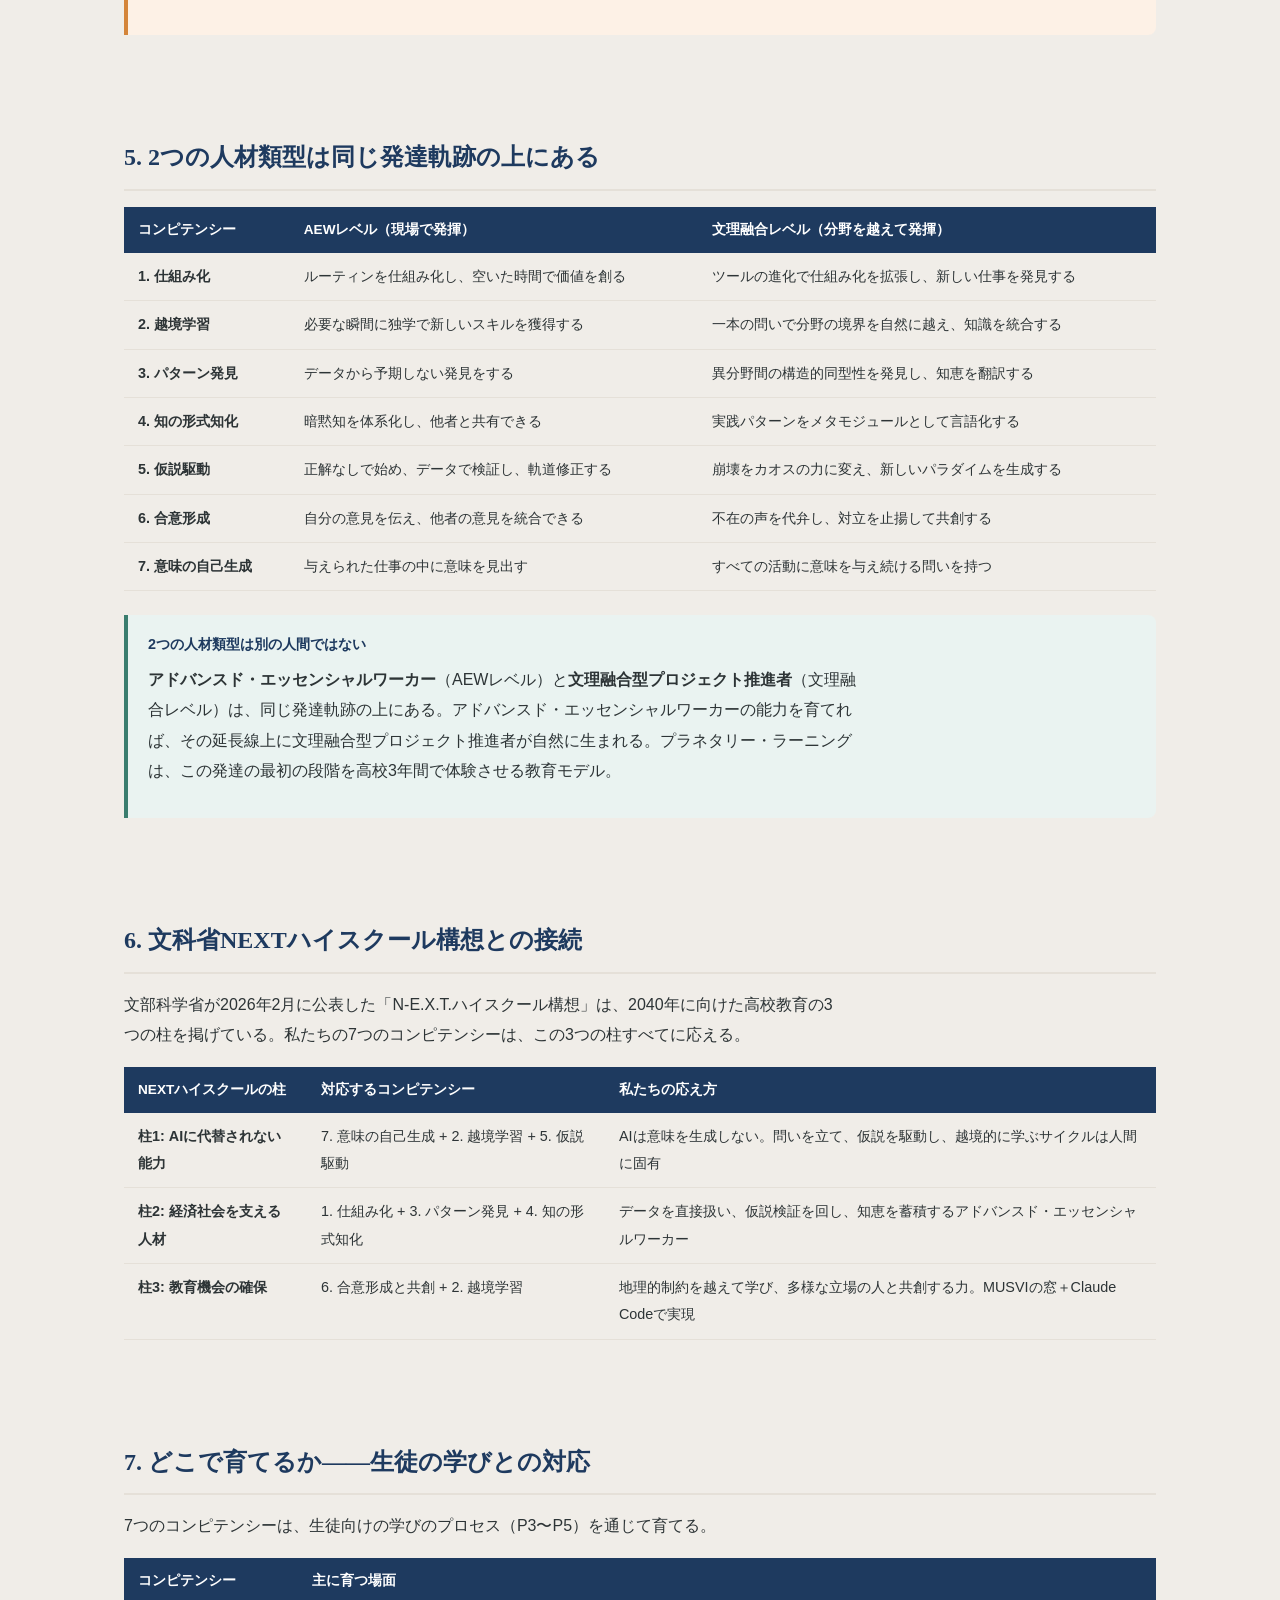
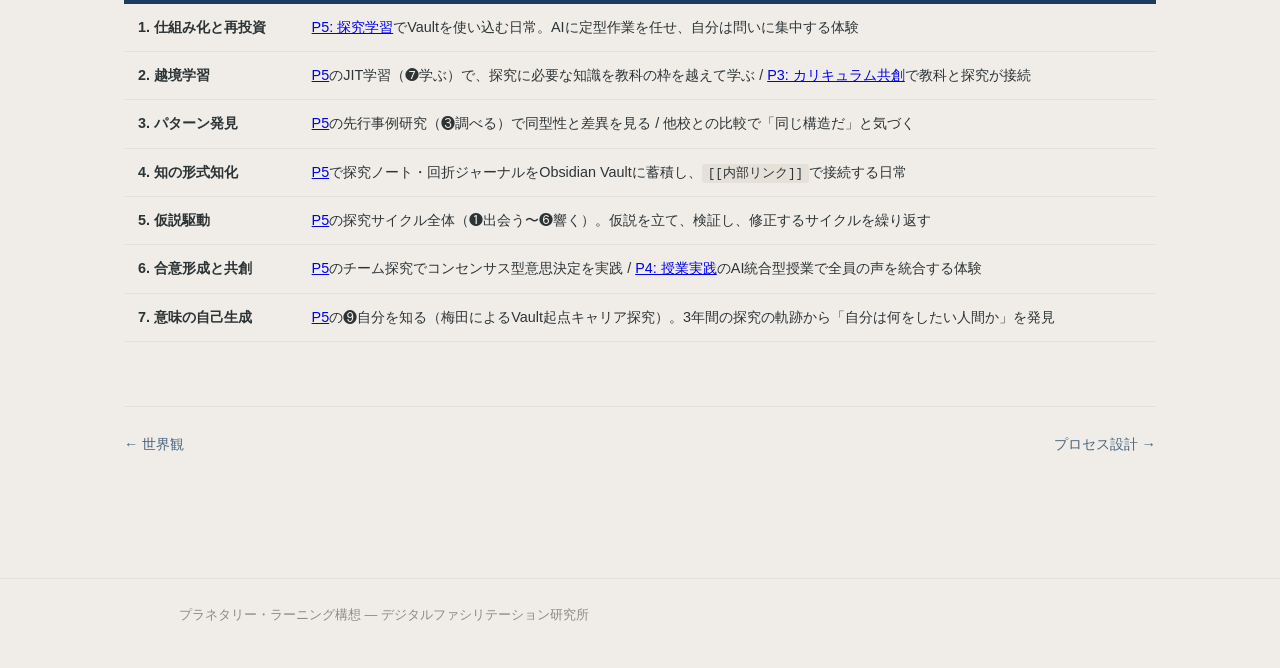
<file: competency.html>
<!DOCTYPE html>
<html lang="ja">
<head>
  <meta charset="UTF-8">
  <meta name="viewport" content="width=device-width, initial-scale=1.0">
  <title>AI PROOFコンピテンシー — プラネタリー・ラーニング構想</title>
  <link rel="stylesheet" href="style.css">
</head>
<body>

<header>
  <div class="header-inner">
    <div class="site-title"><a href="index.html">プラネタリー・ラーニング構想</a></div>
    <nav>
      <a href="p0.html">世界観</a>
      <a href="competency.html">コンピテンシー</a>
      <a href="process-design.html">全体設計</a>
      <div class="nav-group">
        <span class="nav-group-label">学校づくり</span>
        <div class="nav-dropdown">
          <a href="p1.html">P1: 教員研修</a>
          <a href="p2.html">P2: 学校組織開発</a>
        </div>
      </div>
      <div class="nav-group">
        <span class="nav-group-label">学びづくり</span>
        <div class="nav-dropdown">
          <a href="p3.html">P3: カリキュラム共創</a>
          <a href="p4.html">P4: 授業実践伴走</a>
          <a href="p5.html">P5: 探究学習</a>
        </div>
      </div>
      <a href="career.html">キャリア教育</a>
      <a href="platform.html">プラットフォーム</a>
      <a href="about.html">About Us</a>
    </nav>
  </div>
</header>

<main>

  <div class="page-title">
    <h1>コンピテンシー</h1>
    <div class="page-subtitle">7つのAI PROOF力</div>
  </div>

  <!-- ============================================================ -->
  <h2>1. 「AI PROOF」とは何か</h2>

  <p>本構想では、AIと共に働く環境の中で人間が発揮すべき力を「AI PROOFコンピテンシー」と呼ぶ。AI時代の教育を「AI-Proof」の観点から再定義する試みとしては、アウン（2017）の「Robot-Proof」および杉森（2024）の「AI-Proof」による大学教育論が先行する<sup>*</sup>。本構想は、企業のAI組織変革（AX）と教育実践の両方から帰納的に導出した点に独自性がある。</p>

  <div class="callout important">
    <div class="callout-title">AI PROOFの定義</div>
    <p><strong>AIと共に働く環境の中で、AIには生成できない「意味」と「問い」を自ら創り出し、変化の中で価値を生み続ける力。</strong></p>
    <p>AIが知識検索・データ分析・文書生成を代替する2040年において、人間に固有の価値は「答えを出す力」ではなく、<strong>「問いを立て、意味を生成し、仮説を駆動し、他者と合意を形成し、予期しない発見から新しい行動を起こす力」</strong>にある。</p>
  </div>

  <p style="font-size:0.82rem; color:var(--color-pencil, #8D8A85); max-width:var(--text-width, 720px);"><sup>*</sup> ジョセフ・E・アウン『ROBOT-PROOF: AI時代の大学教育』（杉森公一ほか訳、森北出版、2020年）。杉森公一「AI-Proof: 生成AI時代における大学教育のリデザインとAIリテラシー」（大阪公立大学 第2回教育改革フォーラム、2024年）。</p>

  <table>
    <tr>
      <th style="background:var(--color-indigo-gray)">AI RESISTANT（AIに抵抗する）</th>
      <th style="background:var(--color-explore-orange)">AI PROOF（AIの中で揺るがない）</th>
    </tr>
    <tr><td>AIにできないことを探す</td><td>AIと共に働く中で人間の価値を発揮する</td></tr>
    <tr><td>AIを避ける・制限する</td><td>AIを使いこなし、新しい仕事を発見する</td></tr>
    <tr><td>「AIに奪われない仕事」を選ぶ</td><td>「AIがあるから初めてできる仕事」を創る</td></tr>
    <tr><td>防御的・消極的</td><td>生成的・積極的</td></tr>
  </table>

  <!-- ============================================================ -->
  <h2>2. 7つの力はどこから来たか——コアチームの体験から作ったたたき台</h2>

  <p>プラネタリー・ラーニング構想では、AI PROOFの概念を受けて、2040年を生きるために必要な力を<strong>7つのコンピテンシー</strong>として具体化した。</p>

  <p>この7つは、学術論文や政策文書から引用したものではない。<strong>コアチーム自身の実践体験から抽出した「たたき台」</strong>である。学校の現場で教員・生徒と一緒に使いながら、検証し、更新していくことを前提としている。</p>

  <h3>抽出のベース——田原真人のキャリア</h3>

  <p>たたき台の出発点として、田原真人の30年のキャリアを分析した。田原は物理学→予備校教育→オンラインコミュニティ運営→デジタルファシリテーション→AI共創型組織開発と、分野を横断しながら必要なことをJust in Timeで学び、新しい仕事を開発し続けてきた。このキャリアには2つの時期がある。</p>

  <table>
    <tr>
      <th style="background:var(--color-deepen-green)">予備校講師時代（1998–2011）</th>
      <th style="background:var(--color-explore-orange)">現在（2011–）</th>
    </tr>
    <tr>
      <td>
        現場で働きながら、ルーティンを仕組み化し（Accessで解答管理）、空いた時間でフィズヨビを構築し、SEOで集客し、データから新しい顧客を発見し、年間1500万円の事業に育てた
      </td>
      <td>
        8つの事業を横断し、量子力学と教育とAIを統合する方法論を開発。一本の問い（「個が集まって全体が生まれる」）が30年にわたって分野を越え続ける
      </td>
    </tr>
    <tr>
      <td><strong>→ アドバンスド・エッセンシャルワーカーの7特徴を抽出</strong></td>
      <td><strong>→ 文理融合型プロジェクト推進者の7特徴を抽出</strong></td>
    </tr>
  </table>

  <p>この14の特徴（7＋7）が1対1で連続していることを発見し、統合して<strong>7つのコンピテンシー</strong>として定義した。つまり、2つの人材類型は別の人間ではなく、<strong>同じ発達軌跡の上にある</strong>。</p>

  <div class="callout">
    <div class="callout-title">たたき台という位置づけ</div>
    <p>この7つは完成された理論ではない。コアチームの実践知から抽出した<strong>仮説</strong>であり、学校の現場で教員・生徒と一緒に検証し、更新していくものだ。「プログラムをインストールする」のではなく「一緒に作る」という私たちの姿勢は、コンピテンシーの定義そのものにも貫かれている。</p>
  </div>

  <!-- ============================================================ -->
  <h2>3. 7つのコンピテンシーの構造</h2>

  <p>7つの力は3つの層をなす。上層ほど人間に固有であり、AIに代替されにくい。</p>

  <div style="text-align:center; margin:32px 0;">
    <svg viewBox="0 0 640 280" width="100%" style="max-width:640px;" xmlns="http://www.w3.org/2000/svg" font-family="sans-serif">
      <!-- 中核層 (7) -->
      <rect x="180" y="10" width="280" height="56" rx="8" fill="#D4853A"/>
      <text x="320" y="32" text-anchor="middle" font-size="13" font-weight="bold" fill="#fff">7. 意味の自己生成</text>
      <text x="320" y="50" text-anchor="middle" font-size="11" fill="rgba(255,255,255,0.85)">なぜこの問いを追うのか</text>
      <text x="490" y="42" font-size="10" fill="#D4853A" font-weight="bold">← 中核（人間固有）</text>

      <!-- 接続線 -->
      <line x1="240" y1="66" x2="110" y2="100" stroke="#1E3A5F" stroke-width="1.5"/>
      <line x1="320" y1="66" x2="320" y2="100" stroke="#1E3A5F" stroke-width="1.5"/>
      <line x1="400" y1="66" x2="530" y2="100" stroke="#1E3A5F" stroke-width="1.5"/>

      <!-- 実行層 (2, 5, 6) -->
      <rect x="20" y="100" width="180" height="56" rx="6" fill="#4A6580"/>
      <text x="110" y="122" text-anchor="middle" font-size="12" font-weight="bold" fill="#fff">2. 越境学習</text>
      <text x="110" y="140" text-anchor="middle" font-size="10" fill="rgba(255,255,255,0.8)">何を学ぶべきか</text>
      <rect x="230" y="100" width="180" height="56" rx="6" fill="#4A6580"/>
      <text x="320" y="122" text-anchor="middle" font-size="12" font-weight="bold" fill="#fff">5. 仮説駆動</text>
      <text x="320" y="140" text-anchor="middle" font-size="10" fill="rgba(255,255,255,0.8)">何を試すか</text>
      <rect x="440" y="100" width="180" height="56" rx="6" fill="#4A6580"/>
      <text x="530" y="122" text-anchor="middle" font-size="12" font-weight="bold" fill="#fff">6. 合意形成と共創</text>
      <text x="530" y="140" text-anchor="middle" font-size="10" fill="rgba(255,255,255,0.8)">誰と創るか</text>

      <!-- 接続線 -->
      <line x1="110" y1="156" x2="110" y2="190" stroke="#1E3A5F" stroke-width="1.5"/>
      <line x1="320" y1="156" x2="320" y2="190" stroke="#1E3A5F" stroke-width="1.5"/>
      <line x1="530" y1="156" x2="530" y2="190" stroke="#1E3A5F" stroke-width="1.5"/>

      <!-- 基盤層 (1, 3, 4) -->
      <rect x="20" y="190" width="180" height="56" rx="6" fill="#EAF3F1" stroke="#3A7D6E" stroke-width="1.5"/>
      <text x="110" y="212" text-anchor="middle" font-size="12" font-weight="bold" fill="#1E3A5F">1. 仕組み化と再投資</text>
      <text x="110" y="230" text-anchor="middle" font-size="10" fill="#4A6580">AIで効率化→価値の再投資</text>
      <rect x="230" y="190" width="180" height="56" rx="6" fill="#EAF3F1" stroke="#3A7D6E" stroke-width="1.5"/>
      <text x="320" y="212" text-anchor="middle" font-size="12" font-weight="bold" fill="#1E3A5F">3. パターン発見</text>
      <text x="320" y="230" text-anchor="middle" font-size="10" fill="#4A6580">同型性を見出す</text>
      <rect x="440" y="190" width="180" height="56" rx="6" fill="#EAF3F1" stroke="#3A7D6E" stroke-width="1.5"/>
      <text x="530" y="212" text-anchor="middle" font-size="12" font-weight="bold" fill="#1E3A5F">4. 知の形式知化</text>
      <text x="530" y="230" text-anchor="middle" font-size="10" fill="#4A6580">知恵をネットワーク化</text>

      <!-- 層ラベル -->
      <text x="628" y="212" font-size="9" fill="#3A7D6E">基盤層</text>
      <text x="628" y="225" font-size="8" fill="#8D8A85">AIが支援</text>
      <text x="628" y="122" font-size="9" fill="#4A6580">実行層</text>
      <text x="628" y="135" font-size="8" fill="#8D8A85">AI×人間</text>
      <text x="628" y="35" font-size="9" fill="#D4853A">中核層</text>
      <text x="628" y="48" font-size="8" fill="#8D8A85">人間固有</text>
    </svg>
  </div>

  <table>
    <tr><th>層</th><th>コンピテンシー</th><th>AIとの関係</th></tr>
    <tr><td><strong>第3層: 中核</strong></td><td>7. 意味の自己生成</td><td><strong>人間に固有</strong>。AIは意味を生成しない</td></tr>
    <tr><td><strong>第2層: 実行</strong></td><td>2. 越境学習 / 5. 仮説駆動 / 6. 合意形成</td><td><strong>AIと人間の共創</strong>。AIがツール、人間が判断</td></tr>
    <tr><td><strong>第1層: 基盤</strong></td><td>1. 仕組み化 / 3. パターン発見 / 4. 知の形式知化</td><td><strong>AIが大幅に支援</strong>。ただし「何を」の判断は人間</td></tr>
  </table>

  <!-- ============================================================ -->
  <h2>4. 7つの力の詳細</h2>

  <h3>1. 仕組み化と再投資 <small>Systematize &amp; Reinvest</small></h3>
  <p><strong>ルーティンをAI・ツールで仕組み化し、生まれた時間を新しい価値の創造に再投資する力</strong></p>
  <table>
    <tr><th>発達段階</th><th>行動指標</th></tr>
    <tr><td><strong>AEWレベル</strong></td><td>繰り返し作業を特定し、ツールで仕組み化できる。空いた時間を「もっと面白いこと」に使える</td></tr>
    <tr><td><strong>文理融合レベル</strong></td><td>ツールの進化に合わせて仕組み化の範囲を拡張し続け、<strong>初めて可能になる仕事</strong>を発見できる</td></tr>
  </table>
  <table>
    <tr>
      <th style="background:var(--color-deepen-green)">教科学習での発動</th>
      <th style="background:var(--color-explore-orange)">探究学習での発動</th>
    </tr>
    <tr><td>AIチューターで学習を仕組み化し、浮いた時間を探究に</td><td>探究プロセスの型化、後輩への継承</td></tr>
  </table>
  <p><strong>なぜAI PROOFか:</strong> AIは仕組み化を実行するが、「何を仕組み化すべきか」「空いた時間で何を創るか」を判断するのは人間。</p>

  <h3>2. 越境学習 <small>Cross-Border Learning</small></h3>
  <p><strong>分野の境界を越えて、必要な瞬間に必要なことをJust in Timeで学ぶ力</strong></p>
  <table>
    <tr><th>発達段階</th><th>行動指標</th></tr>
    <tr><td><strong>AEWレベル</strong></td><td>「今この問題を解くために必要なスキル」を、資格や研修を待たずに独学で獲得できる</td></tr>
    <tr><td><strong>文理融合レベル</strong></td><td>一本の問いに導かれて文理の境界を自然に越え、異なる分野の知識を統合できる</td></tr>
  </table>
  <table>
    <tr>
      <th style="background:var(--color-deepen-green)">教科学習での発動</th>
      <th style="background:var(--color-explore-orange)">探究学習での発動</th>
    </tr>
    <tr><td>探究テーマに必要な教科をJust in Timeで学ぶ</td><td>分野の境界を越えてフィールドワーク</td></tr>
  </table>
  <p><strong>なぜAI PROOFか:</strong> AIは「聞かれたこと」に答えるが、「何を学ぶべきか」を自分で決めるのは人間。問いが越境学習を駆動する。</p>

  <h3>3. パターン発見 <small>Pattern Discovery</small></h3>
  <p><strong>データから予期しない発見をし、異なる領域の間に構造的同型性を見出す力</strong></p>
  <table>
    <tr><th>発達段階</th><th>行動指標</th></tr>
    <tr><td><strong>AEWレベル</strong></td><td>自分の仕事のデータから、想定していなかった顧客・ニーズ・パターンを発見できる</td></tr>
    <tr><td><strong>文理融合レベル</strong></td><td>異なる分野の間に<strong>構造的同型性</strong>を発見し、一方の知恵を他方に翻訳できる</td></tr>
  </table>
  <table>
    <tr>
      <th style="background:var(--color-deepen-green)">教科学習での発動</th>
      <th style="background:var(--color-explore-orange)">探究学習での発動</th>
    </tr>
    <tr><td>数式の背後にある構造的同型性の発見</td><td>データから予期しない発見をする</td></tr>
  </table>
  <p><strong>なぜAI PROOFか:</strong> AIはパターンを抽出するが、「それが何を意味するか」を解釈し行動に変換するのは人間。</p>

  <h3>4. 知の形式知化と接続 <small>Knowledge Externalization &amp; Connection</small></h3>
  <p><strong>暗黙知を言語化・構造化してツールに蓄積し、知恵同士を接続してネットワーク化する力</strong></p>
  <table>
    <tr><th>発達段階</th><th>行動指標</th></tr>
    <tr><td><strong>AEWレベル</strong></td><td>仕事の勘所・判断基準・成功パターンを、他者に共有可能な形で記録できる</td></tr>
    <tr><td><strong>文理融合レベル</strong></td><td>実践パターンを「型」として言語化し、型同士のもつれから新しい方法論を生成できる</td></tr>
  </table>
  <table>
    <tr>
      <th style="background:var(--color-deepen-green)">教科学習での発動</th>
      <th style="background:var(--color-explore-orange)">探究学習での発動</th>
    </tr>
    <tr><td>躓き点マップの作成（教師）</td><td>探究ジャーナルのVault蓄積</td></tr>
  </table>
  <p><strong>なぜAI PROOFか:</strong> AIはテキストを生成するが、「何を記録すべきか」を判断するのは人間。知恵のネットワークを育てる行為は、人間の意味生成そのもの。</p>

  <h3>5. 仮説駆動と事業開発 <small>Hypothesis-Driven Creation</small></h3>
  <p><strong>正解を知らない状態から仮説を立てて動き、データで検証し、発見に基づいて次の一手を打つ力</strong></p>
  <table>
    <tr><th>発達段階</th><th>行動指標</th></tr>
    <tr><td><strong>AEWレベル</strong></td><td>計画が完璧でなくても「まず始める」ことができる。やりながらデータを見て軌道修正できる</td></tr>
    <tr><td><strong>文理融合レベル</strong></td><td>崩壊や想定外の事態を「カオスの力」として使い、新しいパラダイムを生成できる</td></tr>
  </table>
  <table>
    <tr>
      <th style="background:var(--color-deepen-green)">教科学習での発動</th>
      <th style="background:var(--color-explore-orange)">探究学習での発動</th>
    </tr>
    <tr><td>—</td><td>問いから仮説を立て、検証し、社会に届ける</td></tr>
  </table>
  <p><strong>なぜAI PROOFか:</strong> AIは指示されたタスクを実行するが、「何を試すべきか」という仮説の起点を設定するのは人間。失敗から意味を見出す力はAIには原理的に困難。</p>

  <h3>6. 合意形成と共創 <small>Consensus &amp; Co-Creation</small></h3>
  <p><strong>多様な立場の人々の意見を統合し、全員が参画する合意を形成しながら、新しい価値を共創する力</strong></p>
  <table>
    <tr><th>発達段階</th><th>行動指標</th></tr>
    <tr><td><strong>AEWレベル</strong></td><td>自分の意見を言語化して伝えられる。他者の意見を聞き、統合案を考えられる</td></tr>
    <tr><td><strong>文理融合レベル</strong></td><td>不在の声（将来世代、少数者）を想像し代弁できる。対立を「もつれ」として活かし、止揚できる</td></tr>
  </table>
  <table>
    <tr>
      <th style="background:var(--color-deepen-green)">教科学習での発動</th>
      <th style="background:var(--color-explore-orange)">探究学習での発動</th>
    </tr>
    <tr><td>教師間のコース相互レビュー</td><td>コンセンサス型の意思決定、チーム探究</td></tr>
  </table>
  <p><strong>なぜAI PROOFか:</strong> AIは意見を統合するツールになるが、「この場で何を問うべきか」「誰の声が聞こえていないか」を判断するのは人間。</p>

  <h3>7. 意味の自己生成 <small>Self-Generating Meaning</small></h3>
  <p><strong>外部から与えられた目的ではなく、自分自身で「なぜこの仕事をするのか」「なぜこの問いを追うのか」という意味を生成し続ける力</strong></p>
  <table>
    <tr><th>発達段階</th><th>行動指標</th></tr>
    <tr><td><strong>AEWレベル</strong></td><td>与えられた仕事の中に、自分なりの意味や改善の余地を見出せる。「言われたことをやる」だけで終わらない</td></tr>
    <tr><td><strong>文理融合レベル</strong></td><td>長年にわたる一本の問いを持ち、その問いが自分のすべての活動に意味を与えている</td></tr>
  </table>
  <table>
    <tr>
      <th style="background:var(--color-deepen-green)">教科学習での発動</th>
      <th style="background:var(--color-explore-orange)">探究学習での発動</th>
    </tr>
    <tr><td>「なぜこの教科を学ぶのか」の再発見</td><td>「自分は何をしたい人間か」の探究</td></tr>
  </table>

  <div class="callout important">
    <div class="callout-title">7つの中核</div>
    <p>これが7つのコンピテンシーの中核であり、最もAI PROOFな能力。AIは「意味」を生成しない。AIは確率的に妥当なテキストを出力するが、<strong>「なぜこれが大切か」「なぜこの問いを追い続けるのか」という実存的な意味の生成は、生きている人間にしかできない。</strong></p>
  </div>

  <!-- ============================================================ -->
  <h2>5. 2つの人材類型は同じ発達軌跡の上にある</h2>

  <table>
    <tr><th>コンピテンシー</th><th>AEWレベル（現場で発揮）</th><th>文理融合レベル（分野を越えて発揮）</th></tr>
    <tr><td><strong>1. 仕組み化</strong></td><td>ルーティンを仕組み化し、空いた時間で価値を創る</td><td>ツールの進化で仕組み化を拡張し、新しい仕事を発見する</td></tr>
    <tr><td><strong>2. 越境学習</strong></td><td>必要な瞬間に独学で新しいスキルを獲得する</td><td>一本の問いで分野の境界を自然に越え、知識を統合する</td></tr>
    <tr><td><strong>3. パターン発見</strong></td><td>データから予期しない発見をする</td><td>異分野間の構造的同型性を発見し、知恵を翻訳する</td></tr>
    <tr><td><strong>4. 知の形式知化</strong></td><td>暗黙知を体系化し、他者と共有できる</td><td>実践パターンをメタモジュールとして言語化する</td></tr>
    <tr><td><strong>5. 仮説駆動</strong></td><td>正解なしで始め、データで検証し、軌道修正する</td><td>崩壊をカオスの力に変え、新しいパラダイムを生成する</td></tr>
    <tr><td><strong>6. 合意形成</strong></td><td>自分の意見を伝え、他者の意見を統合できる</td><td>不在の声を代弁し、対立を止揚して共創する</td></tr>
    <tr><td><strong>7. 意味の自己生成</strong></td><td>与えられた仕事の中に意味を見出す</td><td>すべての活動に意味を与え続ける問いを持つ</td></tr>
  </table>

  <div class="callout tip">
    <div class="callout-title">2つの人材類型は別の人間ではない</div>
    <p><strong>アドバンスド・エッセンシャルワーカー</strong>（AEWレベル）と<strong>文理融合型プロジェクト推進者</strong>（文理融合レベル）は、同じ発達軌跡の上にある。アドバンスド・エッセンシャルワーカーの能力を育てれば、その延長線上に文理融合型プロジェクト推進者が自然に生まれる。プラネタリー・ラーニングは、この発達の最初の段階を高校3年間で体験させる教育モデル。</p>
  </div>

  <!-- ============================================================ -->
  <h2>6. 文科省NEXTハイスクール構想との接続</h2>

  <p>文部科学省が2026年2月に公表した「N-E.X.T.ハイスクール構想」は、2040年に向けた高校教育の3つの柱を掲げている。私たちの7つのコンピテンシーは、この3つの柱すべてに応える。</p>

  <table>
    <tr><th>NEXTハイスクールの柱</th><th>対応するコンピテンシー</th><th>私たちの応え方</th></tr>
    <tr><td><strong>柱1: AIに代替されない能力</strong></td><td>7. 意味の自己生成 + 2. 越境学習 + 5. 仮説駆動</td><td>AIは意味を生成しない。問いを立て、仮説を駆動し、越境的に学ぶサイクルは人間に固有</td></tr>
    <tr><td><strong>柱2: 経済社会を支える人材</strong></td><td>1. 仕組み化 + 3. パターン発見 + 4. 知の形式知化</td><td>データを直接扱い、仮説検証を回し、知恵を蓄積するアドバンスド・エッセンシャルワーカー</td></tr>
    <tr><td><strong>柱3: 教育機会の確保</strong></td><td>6. 合意形成と共創 + 2. 越境学習</td><td>地理的制約を越えて学び、多様な立場の人と共創する力。MUSVIの窓＋Claude Codeで実現</td></tr>
  </table>

  <!-- ============================================================ -->
  <h2>7. どこで育てるか——生徒の学びとの対応</h2>

  <p>7つのコンピテンシーは、生徒向けの学びのプロセス（P3〜P5）を通じて育てる。</p>

  <table>
    <tr><th>コンピテンシー</th><th>主に育つ場面</th></tr>
    <tr><td><strong>1. 仕組み化と再投資</strong></td><td><a href="p5.html">P5: 探究学習</a>でVaultを使い込む日常。AIに定型作業を任せ、自分は問いに集中する体験</td></tr>
    <tr><td><strong>2. 越境学習</strong></td><td><a href="p5.html">P5</a>のJIT学習（❼学ぶ）で、探究に必要な知識を教科の枠を越えて学ぶ / <a href="p3.html">P3: カリキュラム共創</a>で教科と探究が接続</td></tr>
    <tr><td><strong>3. パターン発見</strong></td><td><a href="p5.html">P5</a>の先行事例研究（❸調べる）で同型性と差異を見る / 他校との比較で「同じ構造だ」と気づく</td></tr>
    <tr><td><strong>4. 知の形式知化</strong></td><td><a href="p5.html">P5</a>で探究ノート・回折ジャーナルをObsidian Vaultに蓄積し、<code>[[内部リンク]]</code>で接続する日常</td></tr>
    <tr><td><strong>5. 仮説駆動</strong></td><td><a href="p5.html">P5</a>の探究サイクル全体（❶出会う〜❻響く）。仮説を立て、検証し、修正するサイクルを繰り返す</td></tr>
    <tr><td><strong>6. 合意形成と共創</strong></td><td><a href="p5.html">P5</a>のチーム探究でコンセンサス型意思決定を実践 / <a href="p4.html">P4: 授業実践</a>のAI統合型授業で全員の声を統合する体験</td></tr>
    <tr><td><strong>7. 意味の自己生成</strong></td><td><a href="p5.html">P5</a>の❾自分を知る（梅田によるVault起点キャリア探究）。3年間の探究の軌跡から「自分は何をしたい人間か」を発見</td></tr>
  </table>

  <!-- Page navigation -->
  <div class="page-nav">
    <a href="p0.html">&larr; 世界観</a>
    <a href="process-design.html">プロセス設計 &rarr;</a>
  </div>

</main>

<footer>
  <p>プラネタリー・ラーニング構想 &mdash; デジタルファシリテーション研究所</p>
</footer>

</body>
</html>
</file>
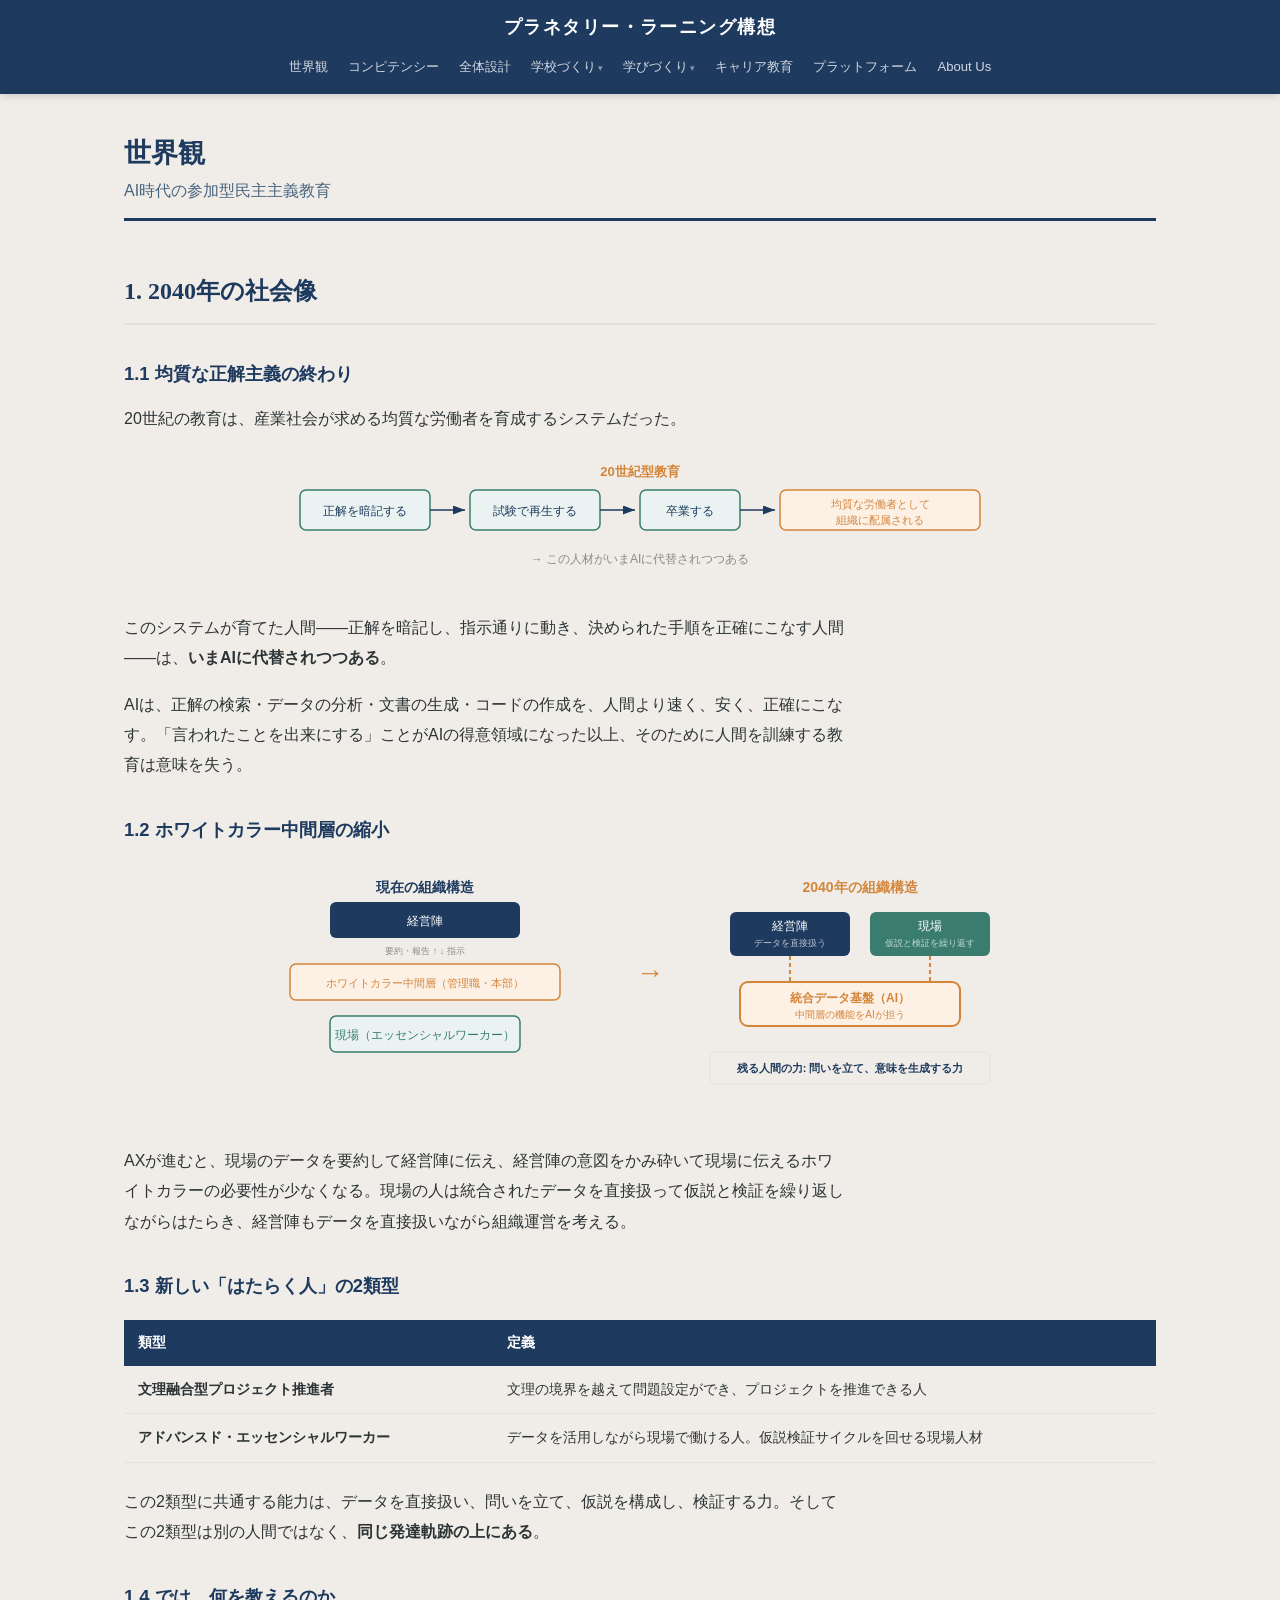
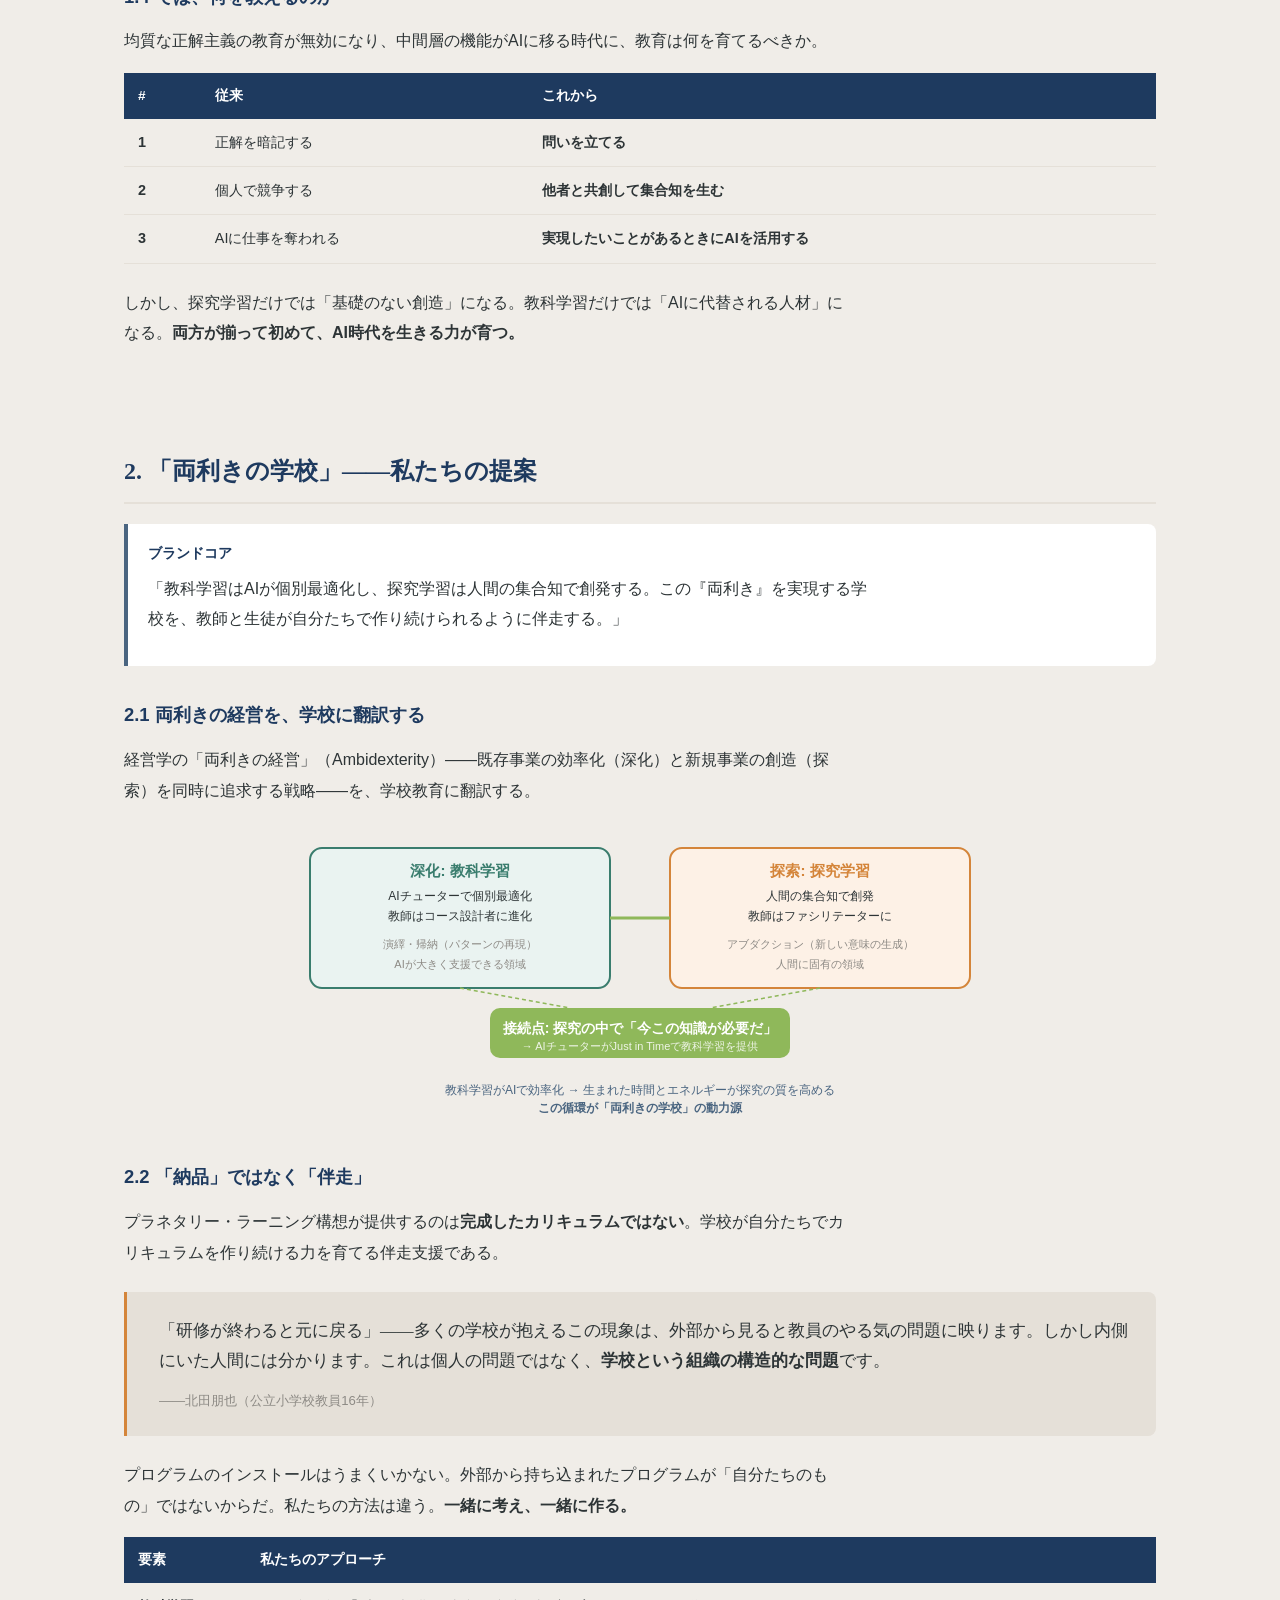
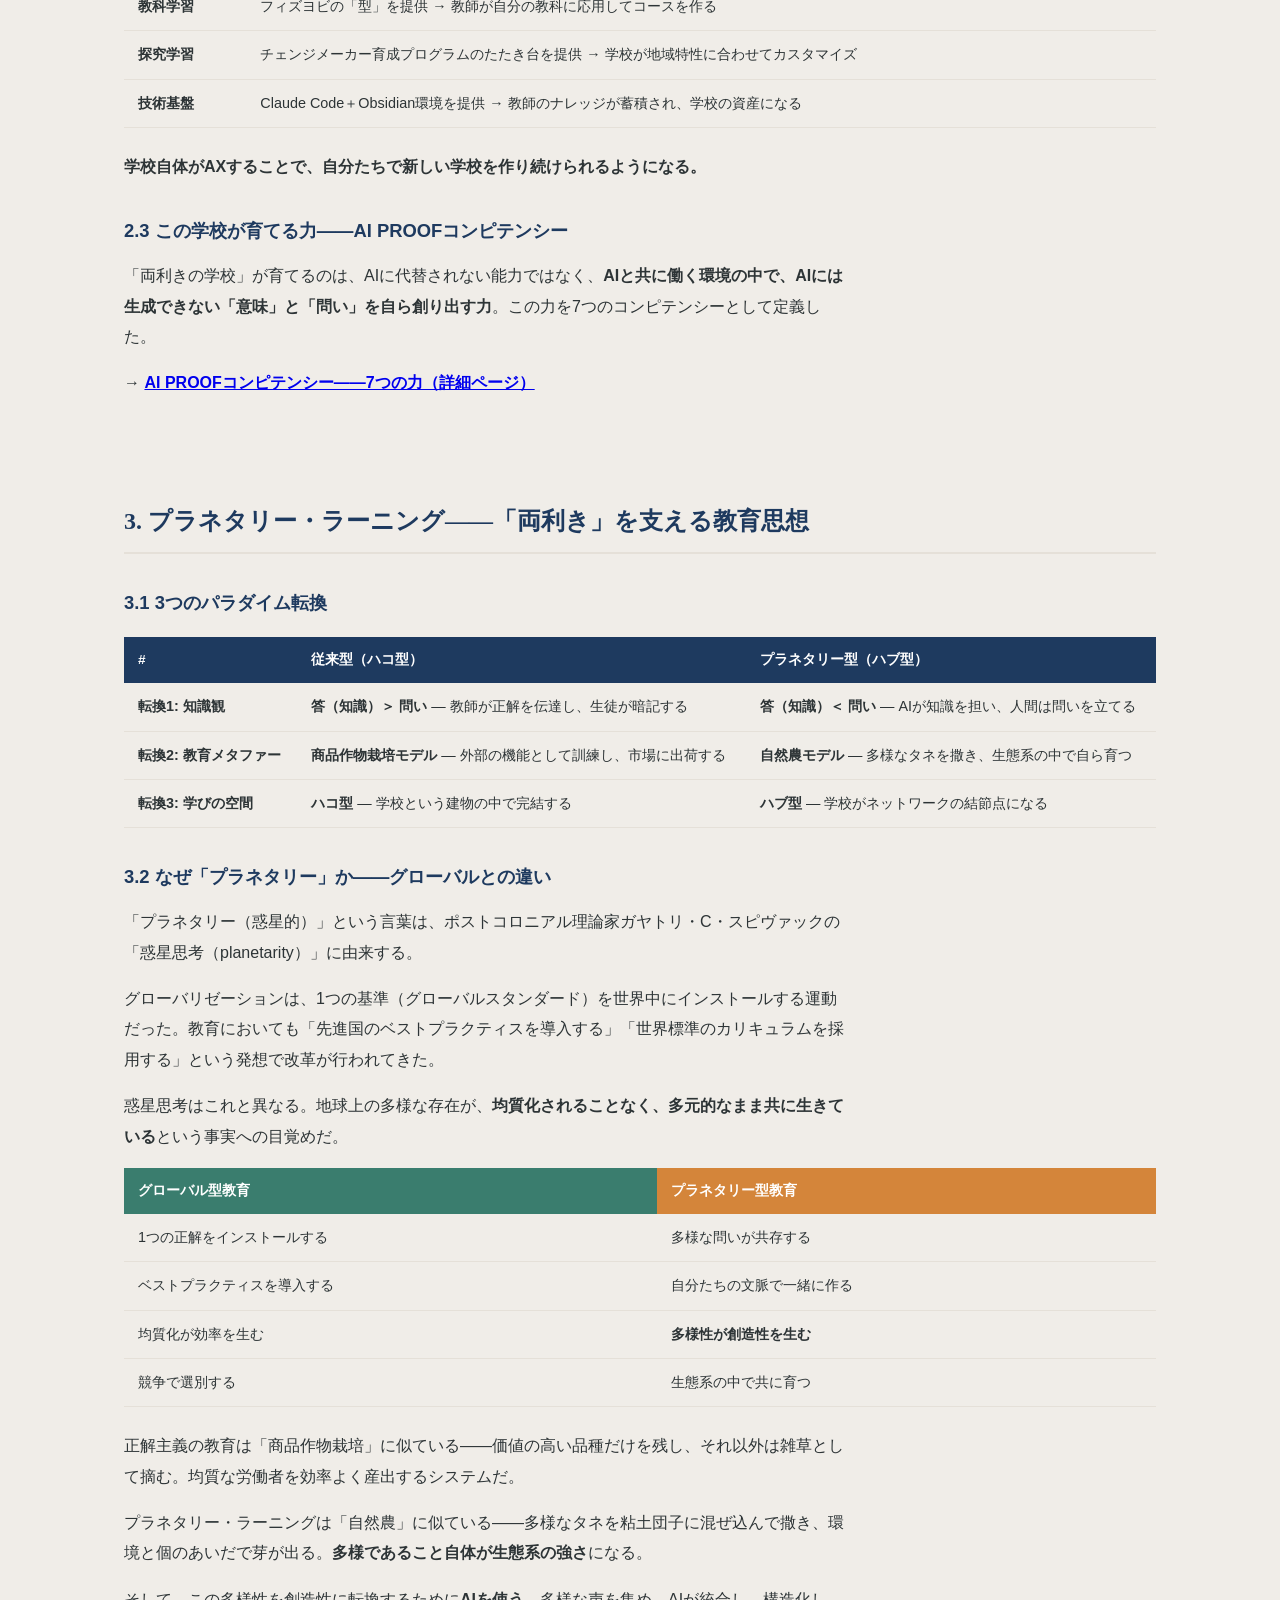
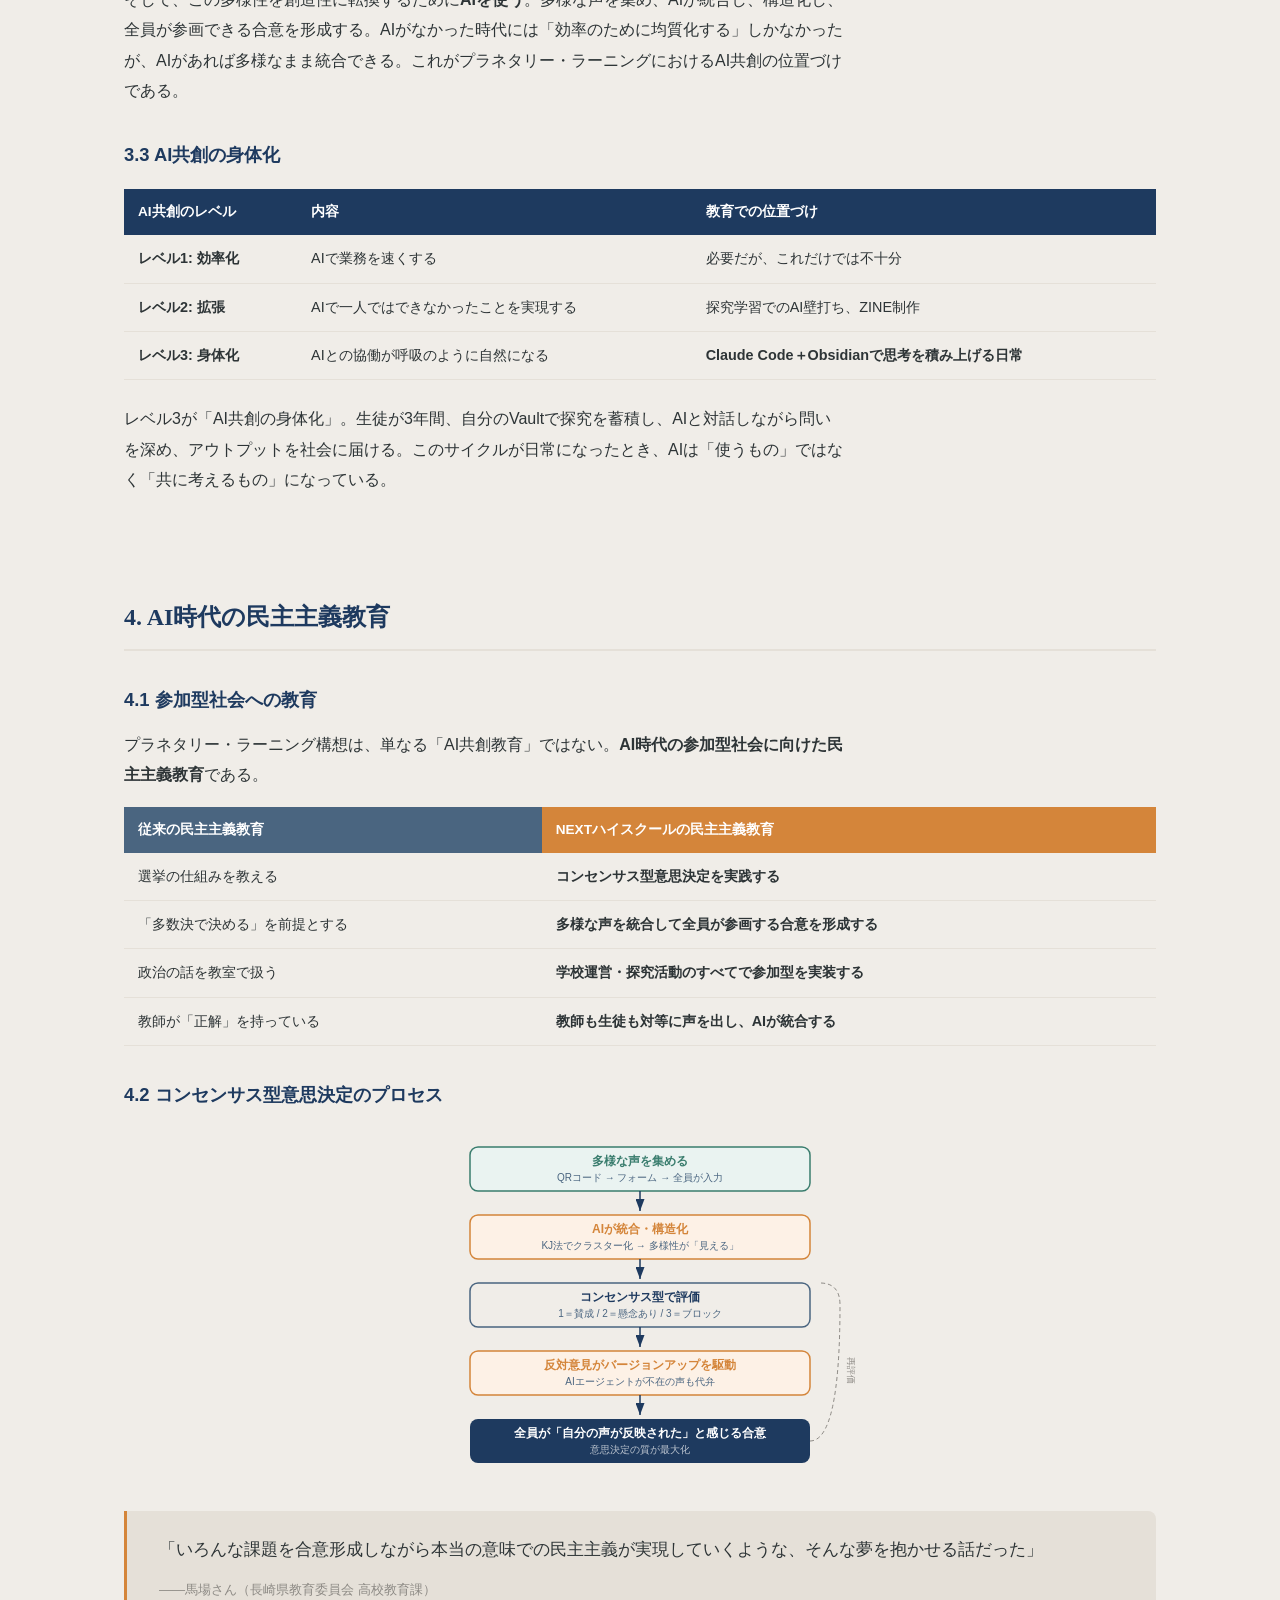
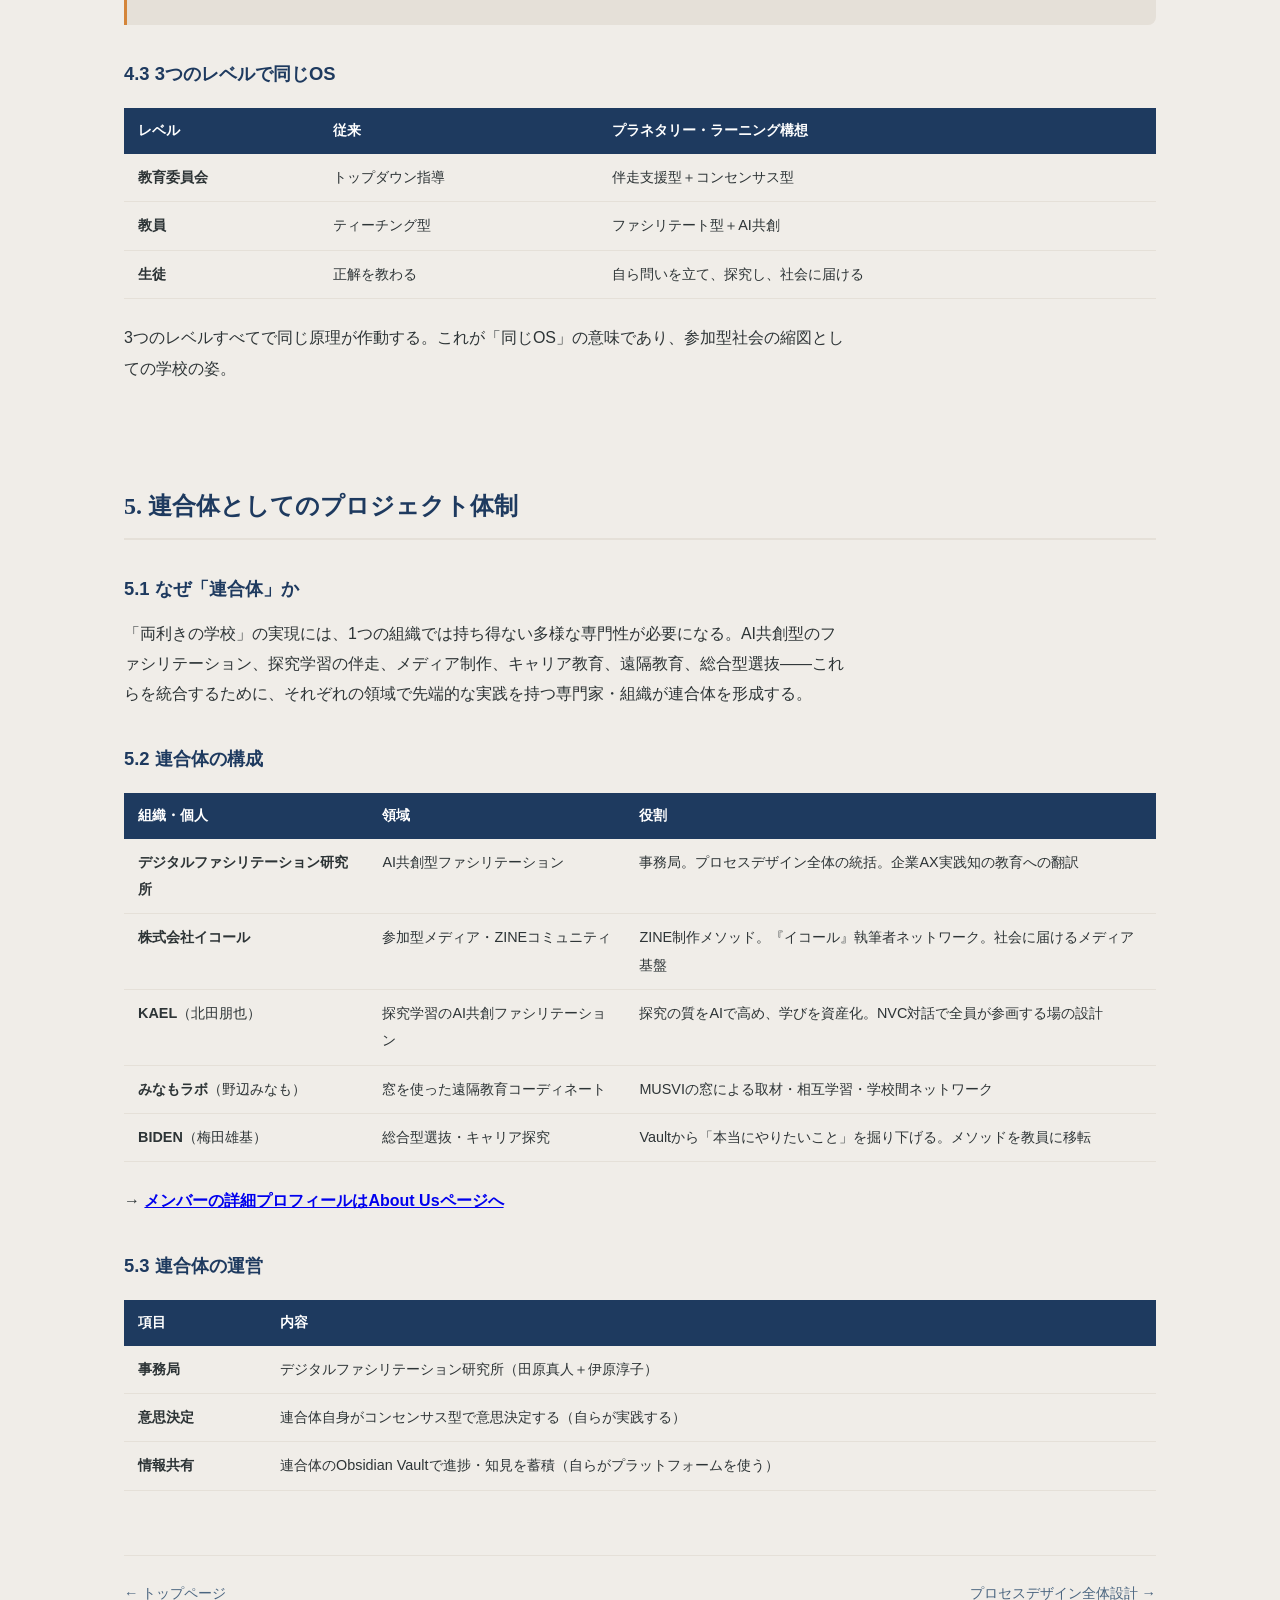
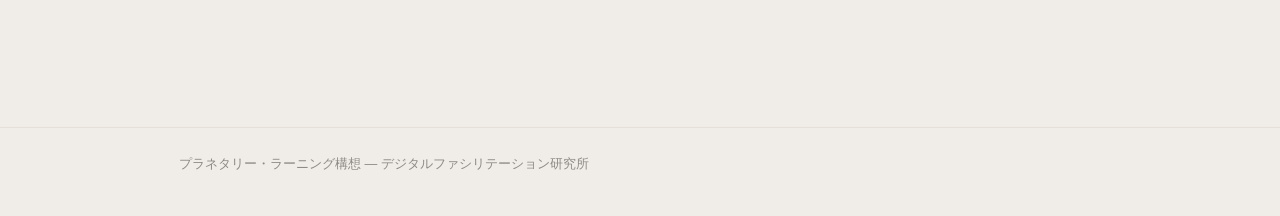
<file: p0.html>
<!DOCTYPE html>
<html lang="ja">
<head>
  <meta charset="UTF-8">
  <meta name="viewport" content="width=device-width, initial-scale=1.0">
  <title>世界観 — プラネタリー・ラーニング構想</title>
  <link rel="stylesheet" href="style.css">
</head>
<body>

<header>
  <div class="header-inner">
    <div class="site-title"><a href="index.html">プラネタリー・ラーニング構想</a></div>
    <nav>
      <a href="p0.html">世界観</a>
      <a href="competency.html">コンピテンシー</a>
      <a href="process-design.html">全体設計</a>
      <div class="nav-group">
        <span class="nav-group-label">学校づくり</span>
        <div class="nav-dropdown">
          <a href="p1.html">P1: 教員研修</a>
          <a href="p2.html">P2: 学校組織開発</a>
        </div>
      </div>
      <div class="nav-group">
        <span class="nav-group-label">学びづくり</span>
        <div class="nav-dropdown">
          <a href="p3.html">P3: カリキュラム共創</a>
          <a href="p4.html">P4: 授業実践伴走</a>
          <a href="p5.html">P5: 探究学習</a>
        </div>
      </div>
      <a href="career.html">キャリア教育</a>
      <a href="platform.html">プラットフォーム</a>
      <a href="about.html">About Us</a>
    </nav>
  </div>
</header>

<main>

  <div class="page-title">
    <h1>世界観</h1>
    <div class="page-subtitle">AI時代の参加型民主主義教育</div>
  </div>

  <!-- ============================================================ -->
  <!-- 1. 2040年の社会像 -->
  <!-- ============================================================ -->
  <h2 id="section1">1. 2040年の社会像</h2>

  <h3>1.1 均質な正解主義の終わり</h3>

  <p>20世紀の教育は、産業社会が求める均質な労働者を育成するシステムだった。</p>

  <div style="text-align:center; margin:24px 0;">
    <svg viewBox="0 0 700 120" width="100%" style="max-width:700px;" xmlns="http://www.w3.org/2000/svg" font-family="sans-serif">
      <defs><marker id="ah1" markerWidth="8" markerHeight="6" refX="8" refY="3" orient="auto"><polygon points="0 0, 8 3, 0 6" fill="#1E3A5F"/></marker></defs>
      <text x="350" y="18" text-anchor="middle" font-size="13" font-weight="bold" fill="#D4853A">20世紀型教育</text>
      <rect x="10" y="32" width="130" height="40" rx="6" fill="#EAF3F1" stroke="#3A7D6E" stroke-width="1.5"/>
      <text x="75" y="57" text-anchor="middle" font-size="12" fill="#1E3A5F">正解を暗記する</text>
      <line x1="140" y1="52" x2="175" y2="52" stroke="#1E3A5F" stroke-width="1.5" marker-end="url(#ah1)"/>
      <rect x="180" y="32" width="130" height="40" rx="6" fill="#EAF3F1" stroke="#3A7D6E" stroke-width="1.5"/>
      <text x="245" y="57" text-anchor="middle" font-size="12" fill="#1E3A5F">試験で再生する</text>
      <line x1="310" y1="52" x2="345" y2="52" stroke="#1E3A5F" stroke-width="1.5" marker-end="url(#ah1)"/>
      <rect x="350" y="32" width="100" height="40" rx="6" fill="#EAF3F1" stroke="#3A7D6E" stroke-width="1.5"/>
      <text x="400" y="57" text-anchor="middle" font-size="12" fill="#1E3A5F">卒業する</text>
      <line x1="450" y1="52" x2="485" y2="52" stroke="#1E3A5F" stroke-width="1.5" marker-end="url(#ah1)"/>
      <rect x="490" y="32" width="200" height="40" rx="6" fill="#FDF1E6" stroke="#D4853A" stroke-width="1.5"/>
      <text x="590" y="50" text-anchor="middle" font-size="11" fill="#D4853A">均質な労働者として</text>
      <text x="590" y="66" text-anchor="middle" font-size="11" fill="#D4853A">組織に配属される</text>
      <text x="350" y="105" text-anchor="middle" font-size="12" fill="#8D8A85">→ この人材がいまAIに代替されつつある</text>
    </svg>
  </div>

  <p>このシステムが育てた人間——正解を暗記し、指示通りに動き、決められた手順を正確にこなす人間——は、<strong>いまAIに代替されつつある</strong>。</p>

  <p>AIは、正解の検索・データの分析・文書の生成・コードの作成を、人間より速く、安く、正確にこなす。「言われたことを出来にする」ことがAIの得意領域になった以上、そのために人間を訓練する教育は意味を失う。</p>

  <h3>1.2 ホワイトカラー中間層の縮小</h3>

  <div style="text-align:center; margin:24px 0;">
    <svg viewBox="0 0 780 240" width="100%" style="max-width:780px;" xmlns="http://www.w3.org/2000/svg" font-family="sans-serif">
      <defs>
        <marker id="ah2" markerWidth="8" markerHeight="6" refX="8" refY="3" orient="auto"><polygon points="0 0, 8 3, 0 6" fill="#1E3A5F"/></marker>
      </defs>
      <!-- 現在 -->
      <text x="175" y="20" text-anchor="middle" font-size="14" font-weight="bold" fill="#1E3A5F">現在の組織構造</text>
      <rect x="80" y="30" width="190" height="36" rx="6" fill="#1E3A5F"/>
      <text x="175" y="53" text-anchor="middle" font-size="12" fill="#fff">経営陣</text>
      <text x="175" y="82" font-size="9" fill="#8D8A85" text-anchor="middle">要約・報告 ↑ ↓ 指示</text>
      <rect x="40" y="92" width="270" height="36" rx="6" fill="#FDF1E6" stroke="#D4853A" stroke-width="1.5"/>
      <text x="175" y="115" text-anchor="middle" font-size="11" fill="#D4853A">ホワイトカラー中間層（管理職・本部）</text>
      <rect x="80" y="144" width="190" height="36" rx="6" fill="#EAF3F1" stroke="#3A7D6E" stroke-width="1.5"/>
      <text x="175" y="167" text-anchor="middle" font-size="12" fill="#3A7D6E">現場（エッセンシャルワーカー）</text>

      <!-- 矢印 -->
      <text x="400" y="110" text-anchor="middle" font-size="28" fill="#D4853A">→</text>

      <!-- 2040年 -->
      <text x="610" y="20" text-anchor="middle" font-size="14" font-weight="bold" fill="#D4853A">2040年の組織構造</text>
      <rect x="480" y="40" width="120" height="44" rx="6" fill="#1E3A5F"/>
      <text x="540" y="58" text-anchor="middle" font-size="12" fill="#fff">経営陣</text>
      <text x="540" y="74" text-anchor="middle" font-size="9" fill="rgba(255,255,255,0.7)">データを直接扱う</text>
      <rect x="490" y="110" width="220" height="44" rx="8" fill="#FDF1E6" stroke="#D4853A" stroke-width="2"/>
      <text x="600" y="130" text-anchor="middle" font-size="12" font-weight="bold" fill="#D4853A">統合データ基盤（AI）</text>
      <text x="600" y="146" text-anchor="middle" font-size="10" fill="#D4853A">中間層の機能をAIが担う</text>
      <rect x="620" y="40" width="120" height="44" rx="6" fill="#3A7D6E"/>
      <text x="680" y="58" text-anchor="middle" font-size="12" fill="#fff">現場</text>
      <text x="680" y="74" text-anchor="middle" font-size="9" fill="rgba(255,255,255,0.7)">仮説と検証を繰り返す</text>
      <line x1="540" y1="84" x2="540" y2="110" stroke="#D4853A" stroke-width="2" stroke-dasharray="4,3"/>
      <line x1="680" y1="84" x2="680" y2="110" stroke="#D4853A" stroke-width="2" stroke-dasharray="4,3"/>

      <!-- 注釈 -->
      <rect x="460" y="180" width="280" height="32" rx="6" fill="#F0EDE8" stroke="#E5E0D8"/>
      <text x="600" y="200" text-anchor="middle" font-size="11" fill="#1E3A5F" font-weight="bold">残る人間の力: 問いを立て、意味を生成する力</text>
    </svg>
  </div>

  <p>AXが進むと、現場のデータを要約して経営陣に伝え、経営陣の意図をかみ砕いて現場に伝えるホワイトカラーの必要性が少なくなる。現場の人は統合されたデータを直接扱って仮説と検証を繰り返しながらはたらき、経営陣もデータを直接扱いながら組織運営を考える。</p>

  <h3>1.3 新しい「はたらく人」の2類型</h3>

  <table>
    <tr><th>類型</th><th>定義</th></tr>
    <tr>
      <td><strong>文理融合型プロジェクト推進者</strong></td>
      <td>文理の境界を越えて問題設定ができ、プロジェクトを推進できる人</td>
    </tr>
    <tr>
      <td><strong>アドバンスド・エッセンシャルワーカー</strong></td>
      <td>データを活用しながら現場で働ける人。仮説検証サイクルを回せる現場人材</td>
    </tr>
  </table>

  <p>この2類型に共通する能力は、データを直接扱い、問いを立て、仮説を構成し、検証する力。そしてこの2類型は別の人間ではなく、<strong>同じ発達軌跡の上にある</strong>。</p>

  <h3>1.4 では、何を教えるのか</h3>

  <p>均質な正解主義の教育が無効になり、中間層の機能がAIに移る時代に、教育は何を育てるべきか。</p>

  <table>
    <tr><th>#</th><th>従来</th><th>これから</th></tr>
    <tr><td><strong>1</strong></td><td>正解を暗記する</td><td><strong>問いを立てる</strong></td></tr>
    <tr><td><strong>2</strong></td><td>個人で競争する</td><td><strong>他者と共創して集合知を生む</strong></td></tr>
    <tr><td><strong>3</strong></td><td>AIに仕事を奪われる</td><td><strong>実現したいことがあるときにAIを活用する</strong></td></tr>
  </table>

  <p>しかし、探究学習だけでは「基礎のない創造」になる。教科学習だけでは「AIに代替される人材」になる。<strong>両方が揃って初めて、AI時代を生きる力が育つ。</strong></p>

  <!-- ============================================================ -->
  <!-- 2. 「両利きの学校」 -->
  <!-- ============================================================ -->
  <h2 id="section2">2. 「両利きの学校」——私たちの提案</h2>

  <div class="callout">
    <div class="callout-title">ブランドコア</div>
    <p>「教科学習はAIが個別最適化し、探究学習は人間の集合知で創発する。この『両利き』を実現する学校を、教師と生徒が自分たちで作り続けられるように伴走する。」</p>
  </div>

  <h3>2.1 両利きの経営を、学校に翻訳する</h3>

  <p>経営学の「両利きの経営」（Ambidexterity）——既存事業の効率化（深化）と新規事業の創造（探索）を同時に追求する戦略——を、学校教育に翻訳する。</p>

  <div style="text-align:center; margin:32px 0;">
    <svg viewBox="0 0 700 280" width="100%" style="max-width:700px;" xmlns="http://www.w3.org/2000/svg" font-family="sans-serif">
      <!-- 深化 -->
      <rect x="20" y="10" width="300" height="140" rx="12" fill="#EAF3F1" stroke="#3A7D6E" stroke-width="2"/>
      <text x="170" y="38" text-anchor="middle" font-size="15" font-weight="bold" fill="#3A7D6E">深化: 教科学習</text>
      <text x="170" y="62" text-anchor="middle" font-size="12" fill="#2D3436">AIチューターで個別最適化</text>
      <text x="170" y="82" text-anchor="middle" font-size="12" fill="#2D3436">教師はコース設計者に進化</text>
      <text x="170" y="110" text-anchor="middle" font-size="11" fill="#8D8A85">演繹・帰納（パターンの再現）</text>
      <text x="170" y="130" text-anchor="middle" font-size="11" fill="#8D8A85">AIが大きく支援できる領域</text>

      <!-- 探索 -->
      <rect x="380" y="10" width="300" height="140" rx="12" fill="#FDF1E6" stroke="#D4853A" stroke-width="2"/>
      <text x="530" y="38" text-anchor="middle" font-size="15" font-weight="bold" fill="#D4853A">探索: 探究学習</text>
      <text x="530" y="62" text-anchor="middle" font-size="12" fill="#2D3436">人間の集合知で創発</text>
      <text x="530" y="82" text-anchor="middle" font-size="12" fill="#2D3436">教師はファシリテーターに</text>
      <text x="530" y="110" text-anchor="middle" font-size="11" fill="#8D8A85">アブダクション（新しい意味の生成）</text>
      <text x="530" y="130" text-anchor="middle" font-size="11" fill="#8D8A85">人間に固有の領域</text>

      <!-- 統合 -->
      <line x1="320" y1="80" x2="380" y2="80" stroke="#8FB85A" stroke-width="3"/>
      <rect x="200" y="170" width="300" height="50" rx="10" fill="#8FB85A"/>
      <text x="350" y="195" text-anchor="middle" font-size="14" font-weight="bold" fill="#fff">接続点: 探究の中で「今この知識が必要だ」</text>
      <text x="350" y="212" text-anchor="middle" font-size="11" fill="rgba(255,255,255,0.85)">→ AIチューターがJust in Timeで教科学習を提供</text>

      <!-- 接続線 -->
      <line x1="170" y1="150" x2="280" y2="170" stroke="#8FB85A" stroke-width="1.5" stroke-dasharray="4,3"/>
      <line x1="530" y1="150" x2="420" y2="170" stroke="#8FB85A" stroke-width="1.5" stroke-dasharray="4,3"/>

      <!-- 循環 -->
      <text x="350" y="256" text-anchor="middle" font-size="12" fill="#4A6580">教科学習がAIで効率化 → 生まれた時間とエネルギーが探究の質を高める</text>
      <text x="350" y="274" text-anchor="middle" font-size="12" font-weight="bold" fill="#4A6580">この循環が「両利きの学校」の動力源</text>
    </svg>
  </div>

  <h3>2.2 「納品」ではなく「伴走」</h3>

  <p>プラネタリー・ラーニング構想が提供するのは<strong>完成したカリキュラムではない</strong>。学校が自分たちでカリキュラムを作り続ける力を育てる伴走支援である。</p>

  <div class="voice-block">
    「研修が終わると元に戻る」——多くの学校が抱えるこの現象は、外部から見ると教員のやる気の問題に映ります。しかし内側にいた人間には分かります。これは個人の問題ではなく、<strong>学校という組織の構造的な問題</strong>です。
    <div class="voice-attribution">——北田朋也（公立小学校教員16年）</div>
  </div>

  <p>プログラムのインストールはうまくいかない。外部から持ち込まれたプログラムが「自分たちのもの」ではないからだ。私たちの方法は違う。<strong>一緒に考え、一緒に作る。</strong></p>

  <table>
    <tr><th>要素</th><th>私たちのアプローチ</th></tr>
    <tr><td><strong>教科学習</strong></td><td>フィズヨビの「型」を提供 → 教師が自分の教科に応用してコースを作る</td></tr>
    <tr><td><strong>探究学習</strong></td><td>チェンジメーカー育成プログラムのたたき台を提供 → 学校が地域特性に合わせてカスタマイズ</td></tr>
    <tr><td><strong>技術基盤</strong></td><td>Claude Code＋Obsidian環境を提供 → 教師のナレッジが蓄積され、学校の資産になる</td></tr>
  </table>

  <p><strong>学校自体がAXすることで、自分たちで新しい学校を作り続けられるようになる。</strong></p>

  <h3>2.3 この学校が育てる力——AI PROOFコンピテンシー</h3>

  <p>「両利きの学校」が育てるのは、AIに代替されない能力ではなく、<strong>AIと共に働く環境の中で、AIには生成できない「意味」と「問い」を自ら創り出す力</strong>。この力を7つのコンピテンシーとして定義した。</p>

  <p>→ <a href="competency.html"><strong>AI PROOFコンピテンシー——7つの力（詳細ページ）</strong></a></p>

  <!-- ============================================================ -->
  <!-- 3. プラネタリー・ラーニング -->
  <!-- ============================================================ -->
  <h2 id="section3">3. プラネタリー・ラーニング——「両利き」を支える教育思想</h2>

  <h3>3.1 3つのパラダイム転換</h3>

  <table>
    <tr><th>#</th><th>従来型（ハコ型）</th><th>プラネタリー型（ハブ型）</th></tr>
    <tr>
      <td><strong>転換1: 知識観</strong></td>
      <td><strong>答（知識）＞ 問い</strong> — 教師が正解を伝達し、生徒が暗記する</td>
      <td><strong>答（知識）＜ 問い</strong> — AIが知識を担い、人間は問いを立てる</td>
    </tr>
    <tr>
      <td><strong>転換2: 教育メタファー</strong></td>
      <td><strong>商品作物栽培モデル</strong> — 外部の機能として訓練し、市場に出荷する</td>
      <td><strong>自然農モデル</strong> — 多様なタネを撒き、生態系の中で自ら育つ</td>
    </tr>
    <tr>
      <td><strong>転換3: 学びの空間</strong></td>
      <td><strong>ハコ型</strong> — 学校という建物の中で完結する</td>
      <td><strong>ハブ型</strong> — 学校がネットワークの結節点になる</td>
    </tr>
  </table>

  <h3>3.2 なぜ「プラネタリー」か——グローバルとの違い</h3>

  <p>「プラネタリー（惑星的）」という言葉は、ポストコロニアル理論家ガヤトリ・C・スピヴァックの「惑星思考（planetarity）」に由来する。</p>

  <p>グローバリゼーションは、1つの基準（グローバルスタンダード）を世界中にインストールする運動だった。教育においても「先進国のベストプラクティスを導入する」「世界標準のカリキュラムを採用する」という発想で改革が行われてきた。</p>

  <p>惑星思考はこれと異なる。地球上の多様な存在が、<strong>均質化されることなく、多元的なまま共に生きている</strong>という事実への目覚めだ。</p>

  <table>
    <tr>
      <th style="background:var(--color-deepen-green)">グローバル型教育</th>
      <th style="background:var(--color-explore-orange)">プラネタリー型教育</th>
    </tr>
    <tr><td>1つの正解をインストールする</td><td>多様な問いが共存する</td></tr>
    <tr><td>ベストプラクティスを導入する</td><td>自分たちの文脈で一緒に作る</td></tr>
    <tr><td>均質化が効率を生む</td><td><strong>多様性が創造性を生む</strong></td></tr>
    <tr><td>競争で選別する</td><td>生態系の中で共に育つ</td></tr>
  </table>

  <p>正解主義の教育は「商品作物栽培」に似ている——価値の高い品種だけを残し、それ以外は雑草として摘む。均質な労働者を効率よく産出するシステムだ。</p>

  <p>プラネタリー・ラーニングは「自然農」に似ている——多様なタネを粘土団子に混ぜ込んで撒き、環境と個のあいだで芽が出る。<strong>多様であること自体が生態系の強さ</strong>になる。</p>

  <p>そして、この多様性を創造性に転換するために<strong>AIを使う</strong>。多様な声を集め、AIが統合し、構造化し、全員が参画できる合意を形成する。AIがなかった時代には「効率のために均質化する」しかなかったが、AIがあれば多様なまま統合できる。これがプラネタリー・ラーニングにおけるAI共創の位置づけである。</p>

  <h3>3.3 AI共創の身体化</h3>

  <table>
    <tr><th>AI共創のレベル</th><th>内容</th><th>教育での位置づけ</th></tr>
    <tr><td><strong>レベル1: 効率化</strong></td><td>AIで業務を速くする</td><td>必要だが、これだけでは不十分</td></tr>
    <tr><td><strong>レベル2: 拡張</strong></td><td>AIで一人ではできなかったことを実現する</td><td>探究学習でのAI壁打ち、ZINE制作</td></tr>
    <tr><td><strong>レベル3: 身体化</strong></td><td>AIとの協働が呼吸のように自然になる</td><td><strong>Claude Code＋Obsidianで思考を積み上げる日常</strong></td></tr>
  </table>

  <p>レベル3が「AI共創の身体化」。生徒が3年間、自分のVaultで探究を蓄積し、AIと対話しながら問いを深め、アウトプットを社会に届ける。このサイクルが日常になったとき、AIは「使うもの」ではなく「共に考えるもの」になっている。</p>

  <!-- ============================================================ -->
  <!-- 4. AI時代の民主主義教育 -->
  <!-- ============================================================ -->
  <h2 id="section4">4. AI時代の民主主義教育</h2>

  <h3>4.1 参加型社会への教育</h3>

  <p>プラネタリー・ラーニング構想は、単なる「AI共創教育」ではない。<strong>AI時代の参加型社会に向けた民主主義教育</strong>である。</p>

  <table>
    <tr>
      <th style="background:var(--color-indigo-gray)">従来の民主主義教育</th>
      <th style="background:var(--color-explore-orange)">NEXTハイスクールの民主主義教育</th>
    </tr>
    <tr><td>選挙の仕組みを教える</td><td><strong>コンセンサス型意思決定を実践する</strong></td></tr>
    <tr><td>「多数決で決める」を前提とする</td><td><strong>多様な声を統合して全員が参画する合意を形成する</strong></td></tr>
    <tr><td>政治の話を教室で扱う</td><td><strong>学校運営・探究活動のすべてで参加型を実装する</strong></td></tr>
    <tr><td>教師が「正解」を持っている</td><td><strong>教師も生徒も対等に声を出し、AIが統合する</strong></td></tr>
  </table>

  <h3>4.2 コンセンサス型意思決定のプロセス</h3>

  <div style="text-align:center; margin:24px 0;">
    <svg viewBox="0 0 460 340" width="100%" style="max-width:460px;" xmlns="http://www.w3.org/2000/svg" font-family="sans-serif">
      <defs><marker id="ah4" markerWidth="8" markerHeight="6" refX="8" refY="3" orient="auto"><polygon points="0 0, 8 3, 0 6" fill="#1E3A5F"/></marker></defs>
      <!-- Step 1 -->
      <rect x="60" y="10" width="340" height="44" rx="8" fill="#EAF3F1" stroke="#3A7D6E" stroke-width="1.5"/>
      <text x="230" y="28" text-anchor="middle" font-size="12" font-weight="bold" fill="#3A7D6E">多様な声を集める</text>
      <text x="230" y="44" text-anchor="middle" font-size="10" fill="#4A6580">QRコード → フォーム → 全員が入力</text>
      <line x1="230" y1="54" x2="230" y2="74" stroke="#1E3A5F" stroke-width="1.5" marker-end="url(#ah4)"/>
      <!-- Step 2 -->
      <rect x="60" y="78" width="340" height="44" rx="8" fill="#FDF1E6" stroke="#D4853A" stroke-width="1.5"/>
      <text x="230" y="96" text-anchor="middle" font-size="12" font-weight="bold" fill="#D4853A">AIが統合・構造化</text>
      <text x="230" y="112" text-anchor="middle" font-size="10" fill="#4A6580">KJ法でクラスター化 → 多様性が「見える」</text>
      <line x1="230" y1="122" x2="230" y2="142" stroke="#1E3A5F" stroke-width="1.5" marker-end="url(#ah4)"/>
      <!-- Step 3 -->
      <rect x="60" y="146" width="340" height="44" rx="8" fill="#F0EDE8" stroke="#4A6580" stroke-width="1.5"/>
      <text x="230" y="164" text-anchor="middle" font-size="12" font-weight="bold" fill="#1E3A5F">コンセンサス型で評価</text>
      <text x="230" y="180" text-anchor="middle" font-size="10" fill="#4A6580">1＝賛成 / 2＝懸念あり / 3＝ブロック</text>
      <line x1="230" y1="190" x2="230" y2="210" stroke="#1E3A5F" stroke-width="1.5" marker-end="url(#ah4)"/>
      <!-- Step 4 -->
      <rect x="60" y="214" width="340" height="44" rx="8" fill="#FDF1E6" stroke="#D4853A" stroke-width="1.5"/>
      <text x="230" y="232" text-anchor="middle" font-size="12" font-weight="bold" fill="#D4853A">反対意見がバージョンアップを駆動</text>
      <text x="230" y="248" text-anchor="middle" font-size="10" fill="#4A6580">AIエージェントが不在の声も代弁</text>
      <line x1="230" y1="258" x2="230" y2="278" stroke="#1E3A5F" stroke-width="1.5" marker-end="url(#ah4)"/>
      <!-- Step 5 -->
      <rect x="60" y="282" width="340" height="44" rx="8" fill="#1E3A5F"/>
      <text x="230" y="300" text-anchor="middle" font-size="12" font-weight="bold" fill="#fff">全員が「自分の声が反映された」と感じる合意</text>
      <text x="230" y="316" text-anchor="middle" font-size="10" fill="rgba(255,255,255,0.7)">意思決定の質が最大化</text>
      <!-- フィードバック -->
      <path d="M400,304 Q430,304 430,168 Q430,146 410,146" fill="none" stroke="#8D8A85" stroke-width="1" stroke-dasharray="4,3"/>
      <text x="438" y="220" font-size="9" fill="#8D8A85" transform="rotate(90,438,220)">再評価</text>
    </svg>
  </div>

  <div class="voice-block">
    「いろんな課題を合意形成しながら本当の意味での民主主義が実現していくような、そんな夢を抱かせる話だった」
    <div class="voice-attribution">——馬場さん（長崎県教育委員会 高校教育課）</div>
  </div>

  <h3>4.3 3つのレベルで同じOS</h3>

  <table>
    <tr><th>レベル</th><th>従来</th><th>プラネタリー・ラーニング構想</th></tr>
    <tr><td><strong>教育委員会</strong></td><td>トップダウン指導</td><td>伴走支援型＋コンセンサス型</td></tr>
    <tr><td><strong>教員</strong></td><td>ティーチング型</td><td>ファシリテート型＋AI共創</td></tr>
    <tr><td><strong>生徒</strong></td><td>正解を教わる</td><td>自ら問いを立て、探究し、社会に届ける</td></tr>
  </table>

  <p>3つのレベルすべてで同じ原理が作動する。これが「同じOS」の意味であり、参加型社会の縮図としての学校の姿。</p>

  <!-- ============================================================ -->
  <!-- 5. 連合体 -->
  <!-- ============================================================ -->
  <h2 id="section5">5. 連合体としてのプロジェクト体制</h2>

  <h3>5.1 なぜ「連合体」か</h3>

  <p>「両利きの学校」の実現には、1つの組織では持ち得ない多様な専門性が必要になる。AI共創型のファシリテーション、探究学習の伴走、メディア制作、キャリア教育、遠隔教育、総合型選抜——これらを統合するために、それぞれの領域で先端的な実践を持つ専門家・組織が連合体を形成する。</p>

  <h3>5.2 連合体の構成</h3>

  <table>
    <tr><th>組織・個人</th><th>領域</th><th>役割</th></tr>
    <tr>
      <td><strong>デジタルファシリテーション研究所</strong></td>
      <td>AI共創型ファシリテーション</td>
      <td>事務局。プロセスデザイン全体の統括。企業AX実践知の教育への翻訳</td>
    </tr>
    <tr>
      <td><strong>株式会社イコール</strong></td>
      <td>参加型メディア・ZINEコミュニティ</td>
      <td>ZINE制作メソッド。『イコール』執筆者ネットワーク。社会に届けるメディア基盤</td>
    </tr>
    <tr>
      <td><strong>KAEL</strong>（北田朋也）</td>
      <td>探究学習のAI共創ファシリテーション</td>
      <td>探究の質をAIで高め、学びを資産化。NVC対話で全員が参画する場の設計</td>
    </tr>
    <tr>
      <td><strong>みなもラボ</strong>（野辺みなも）</td>
      <td>窓を使った遠隔教育コーディネート</td>
      <td>MUSVIの窓による取材・相互学習・学校間ネットワーク</td>
    </tr>
    <tr>
      <td><strong>BIDEN</strong>（梅田雄基）</td>
      <td>総合型選抜・キャリア探究</td>
      <td>Vaultから「本当にやりたいこと」を掘り下げる。メソッドを教員に移転</td>
    </tr>
  </table>

  <p>→ <a href="about.html"><strong>メンバーの詳細プロフィールはAbout Usページへ</strong></a></p>

  <h3>5.3 連合体の運営</h3>

  <table>
    <tr><th>項目</th><th>内容</th></tr>
    <tr><td><strong>事務局</strong></td><td>デジタルファシリテーション研究所（田原真人＋伊原淳子）</td></tr>
    <tr><td><strong>意思決定</strong></td><td>連合体自身がコンセンサス型で意思決定する（自らが実践する）</td></tr>
    <tr><td><strong>情報共有</strong></td><td>連合体のObsidian Vaultで進捗・知見を蓄積（自らがプラットフォームを使う）</td></tr>
  </table>

  <!-- ページナビゲーション -->
  <nav class="page-nav">
    <a href="index.html">&larr; トップページ</a>
    <a href="process-design.html">プロセスデザイン全体設計 &rarr;</a>
  </nav>

</main>

<footer>
  <p>プラネタリー・ラーニング構想 &mdash; デジタルファシリテーション研究所</p>
</footer>

</body>
</html>
</file>
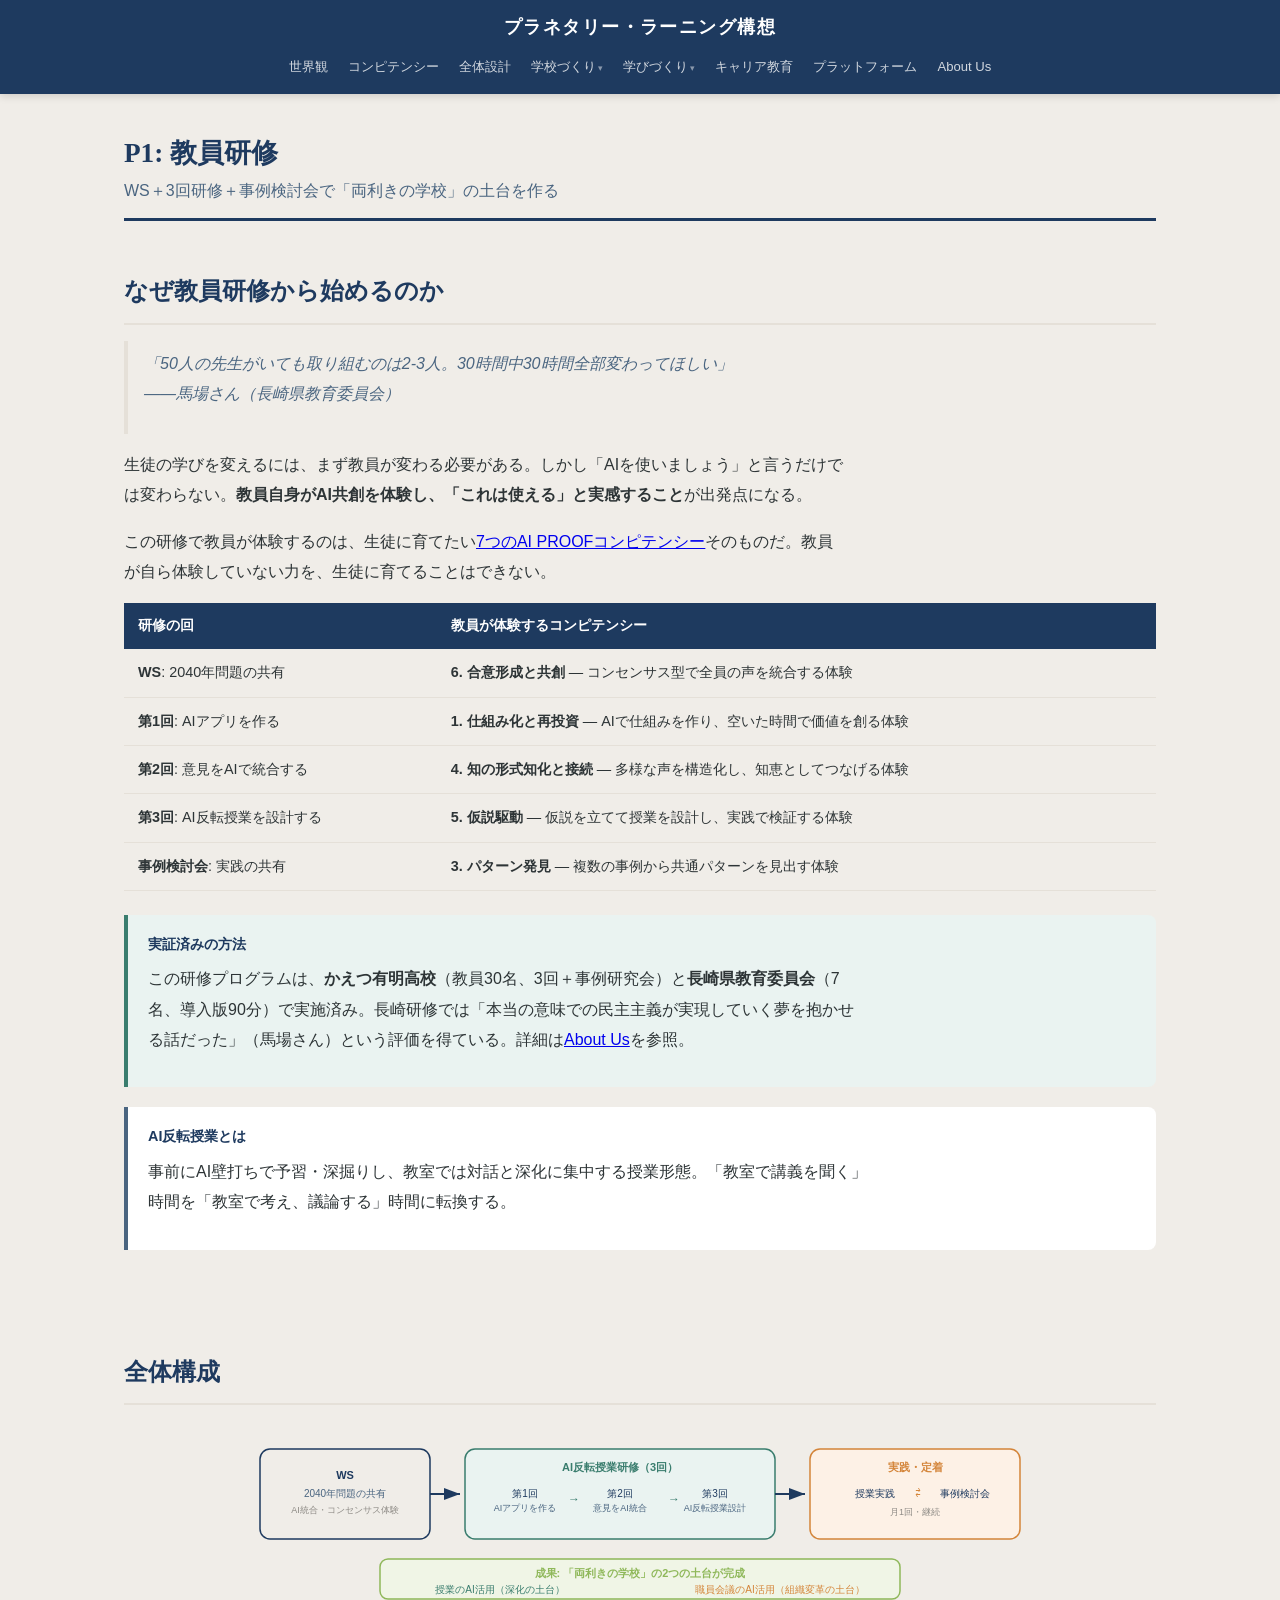
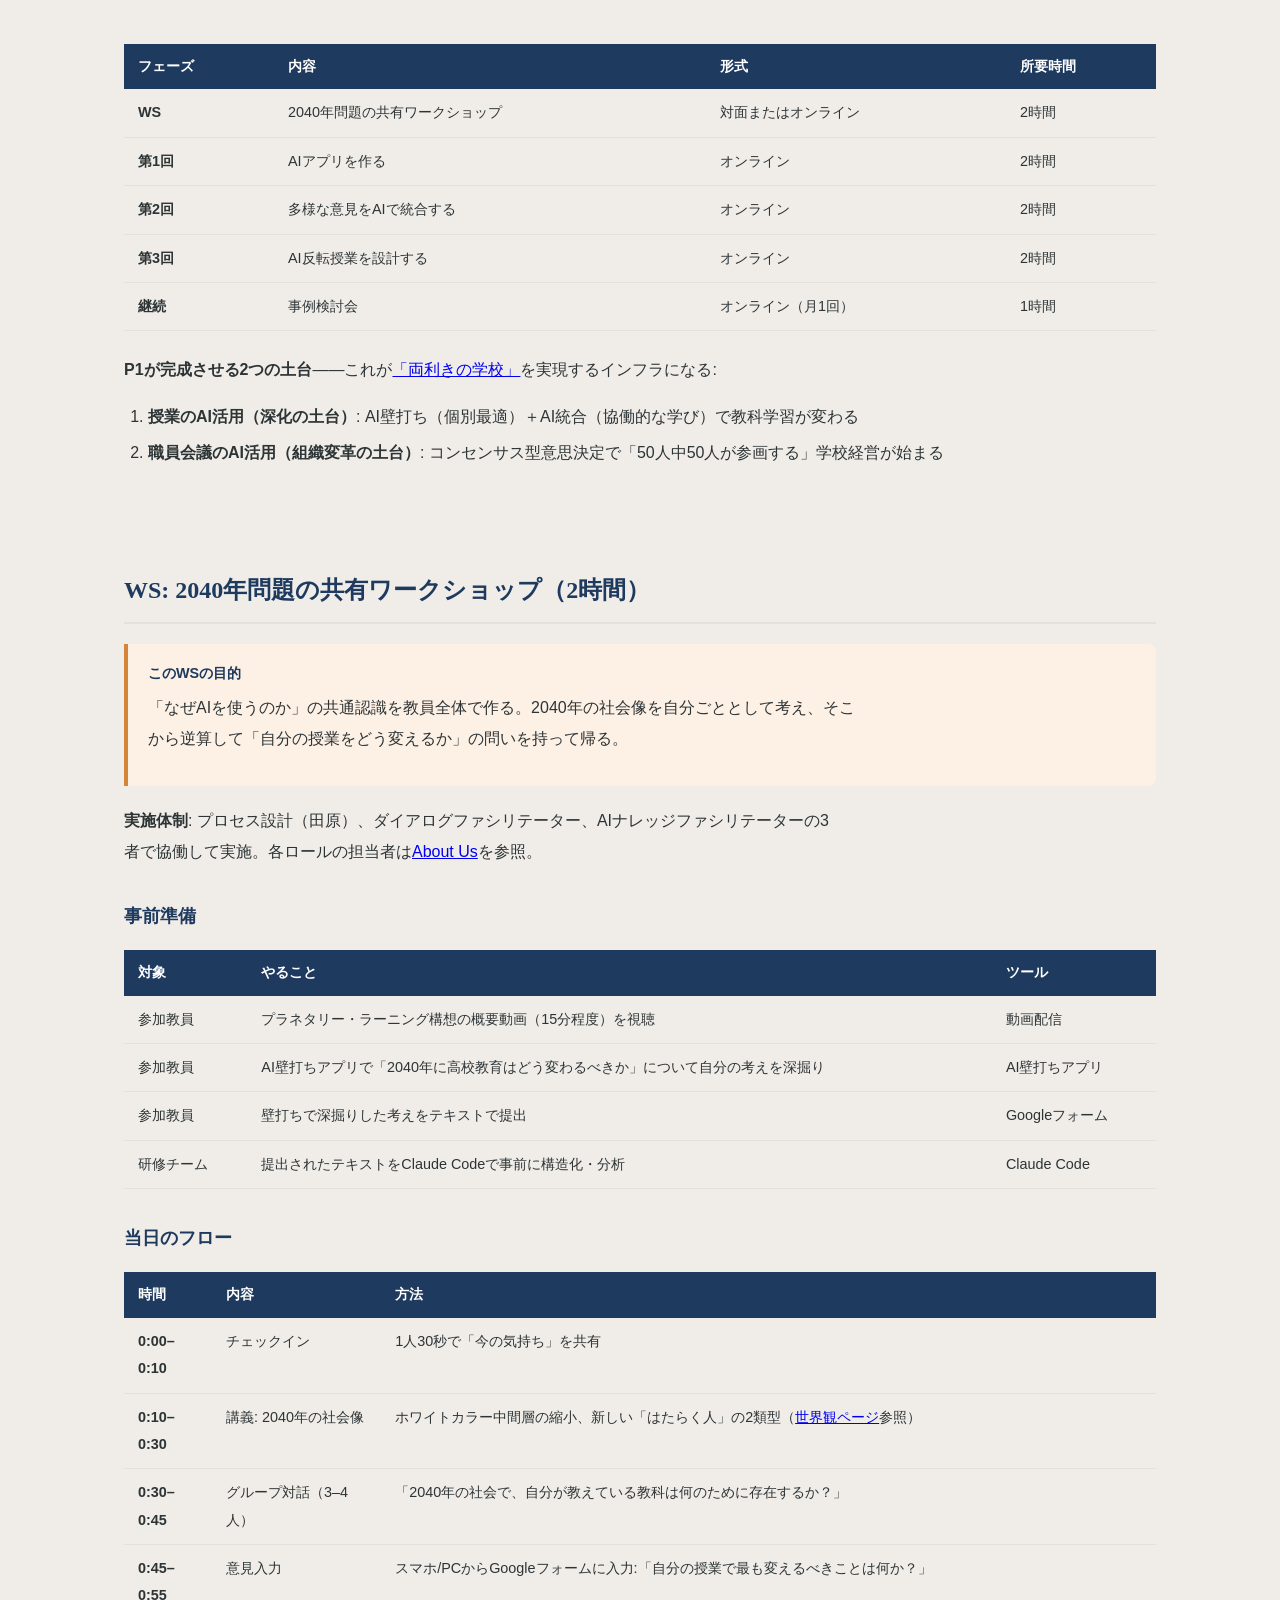
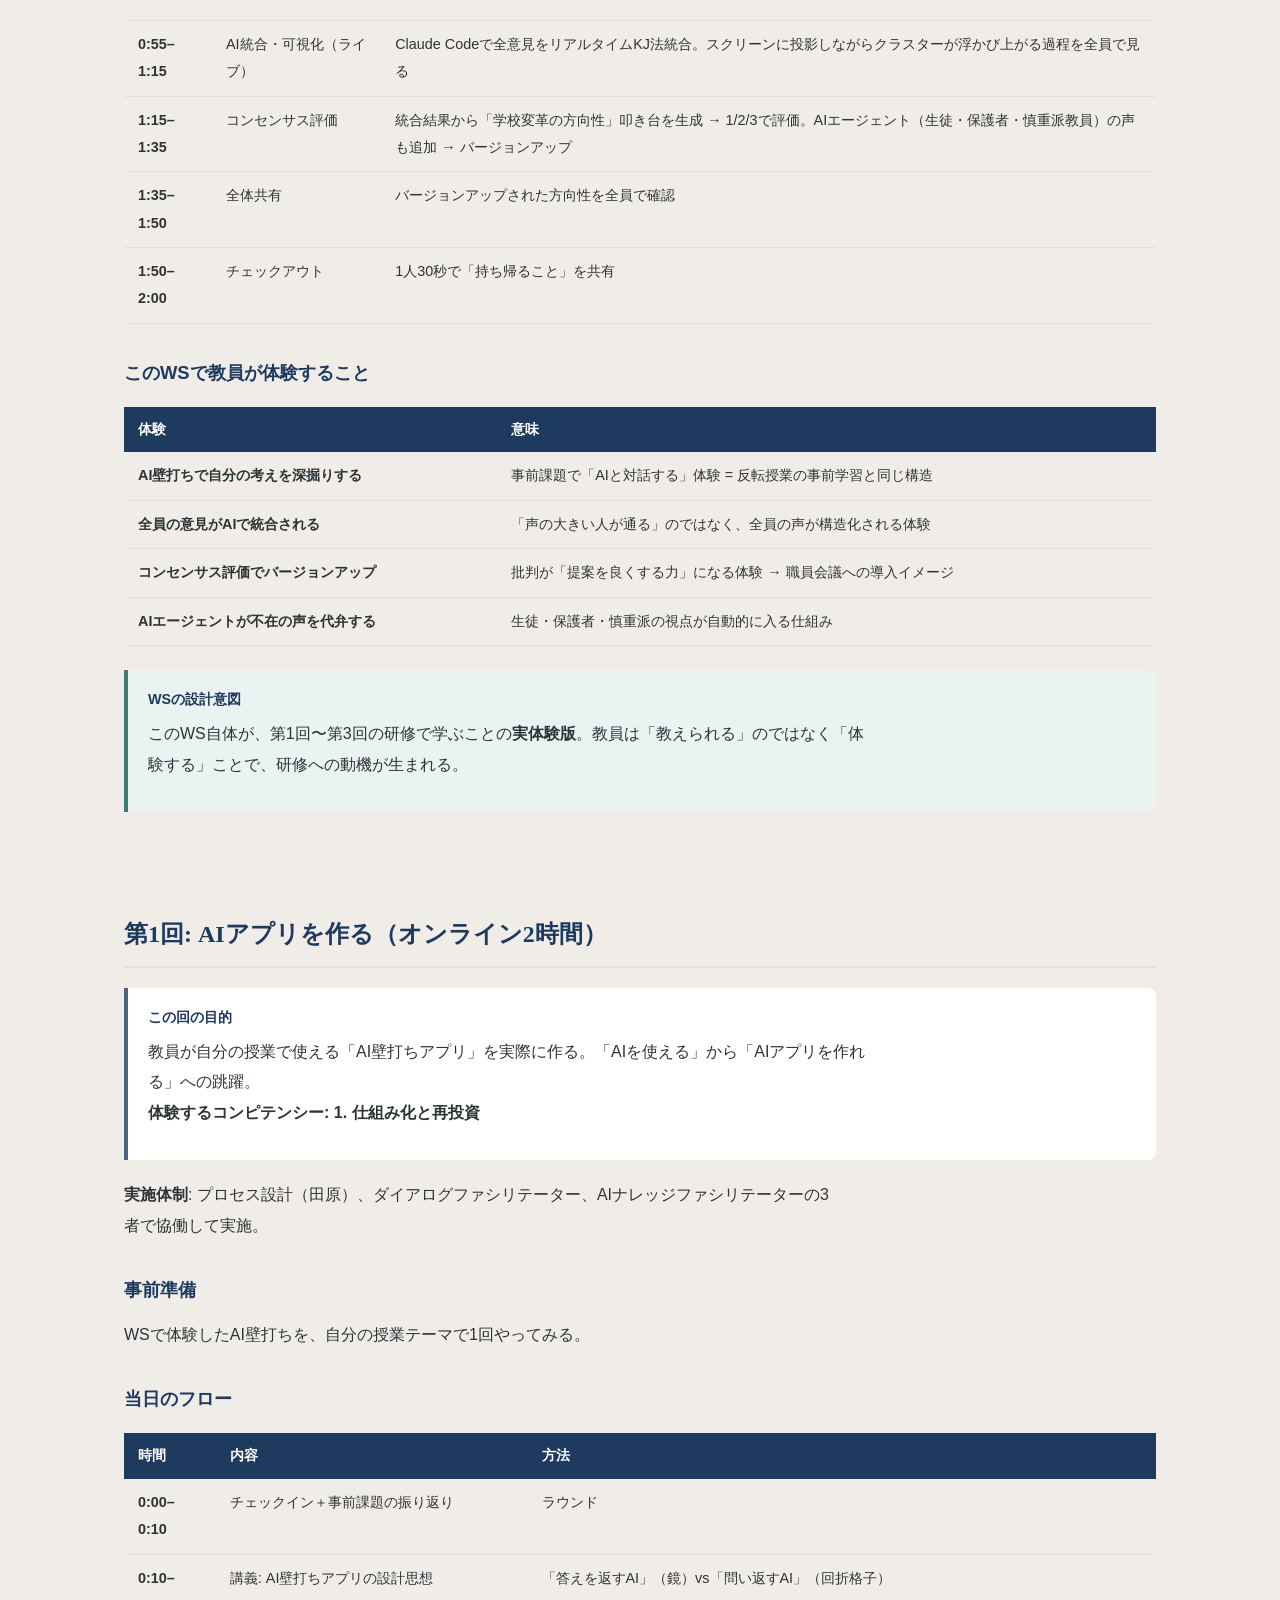
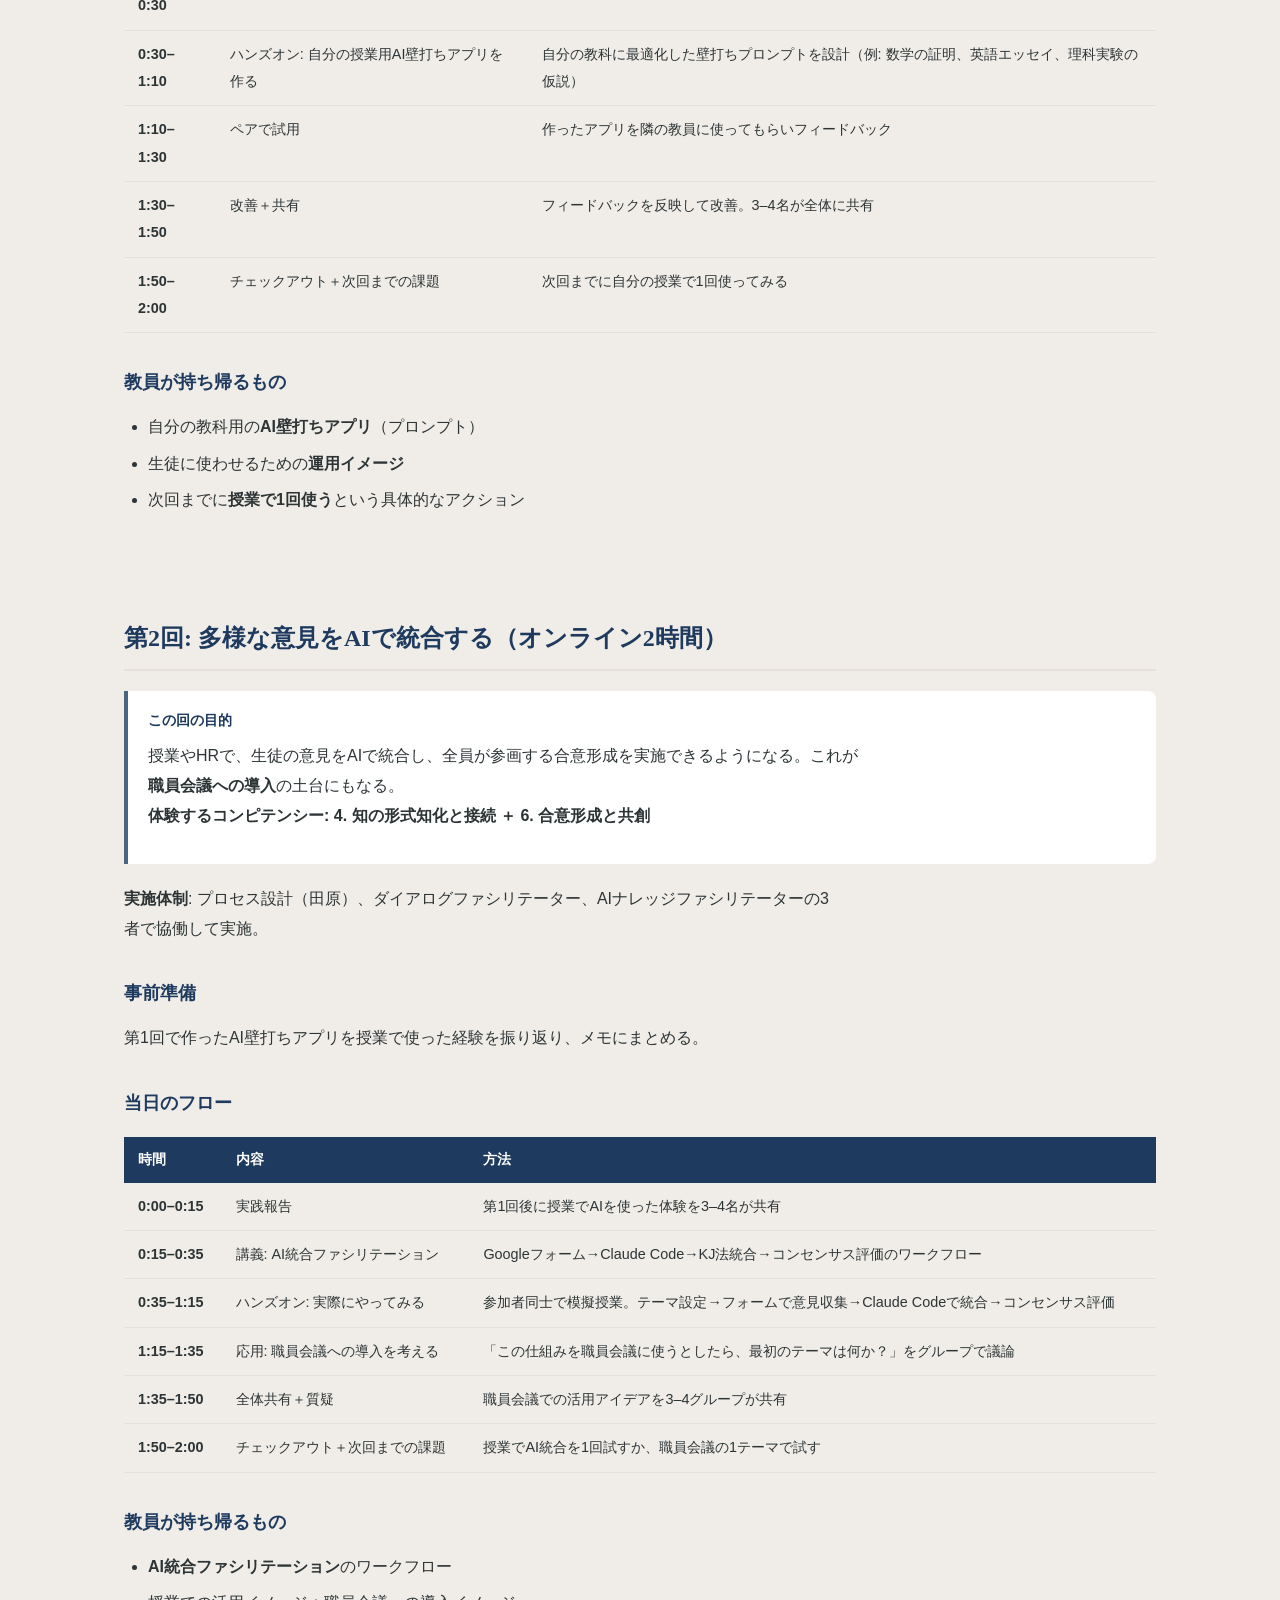
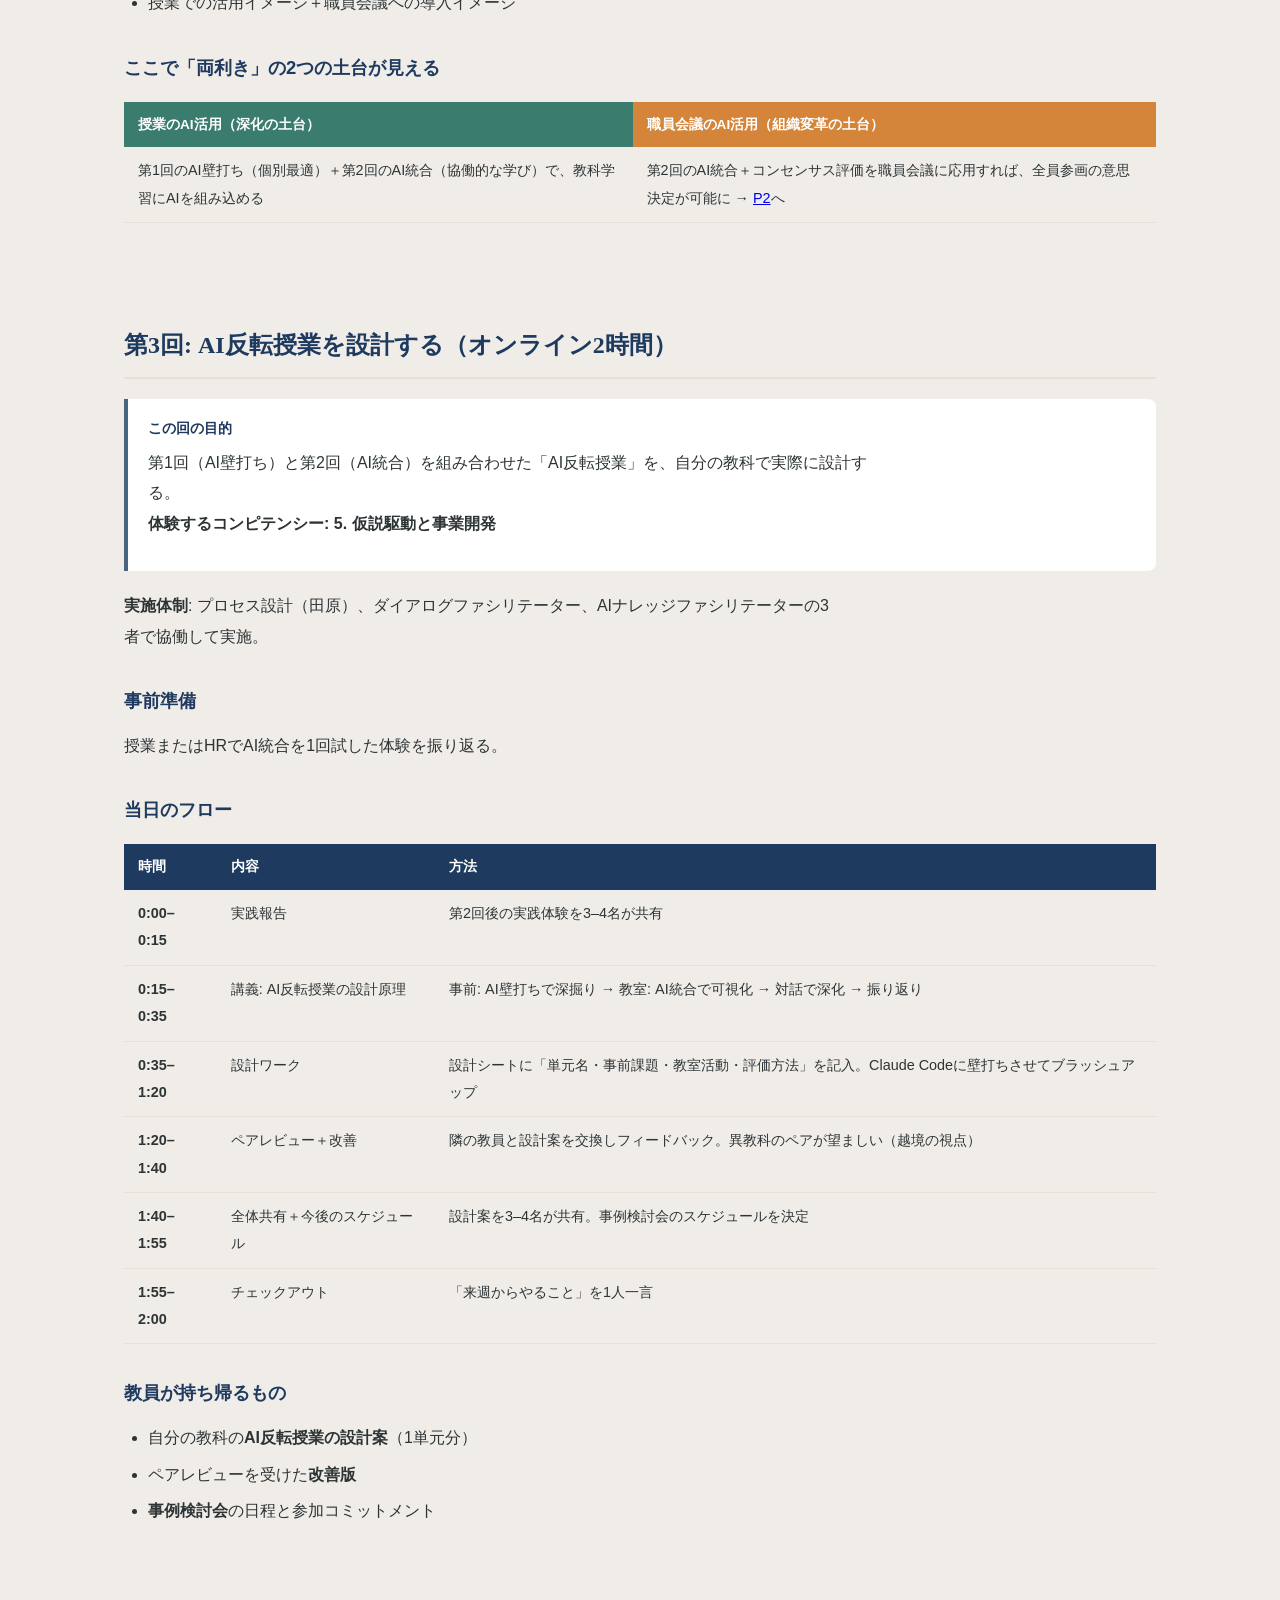
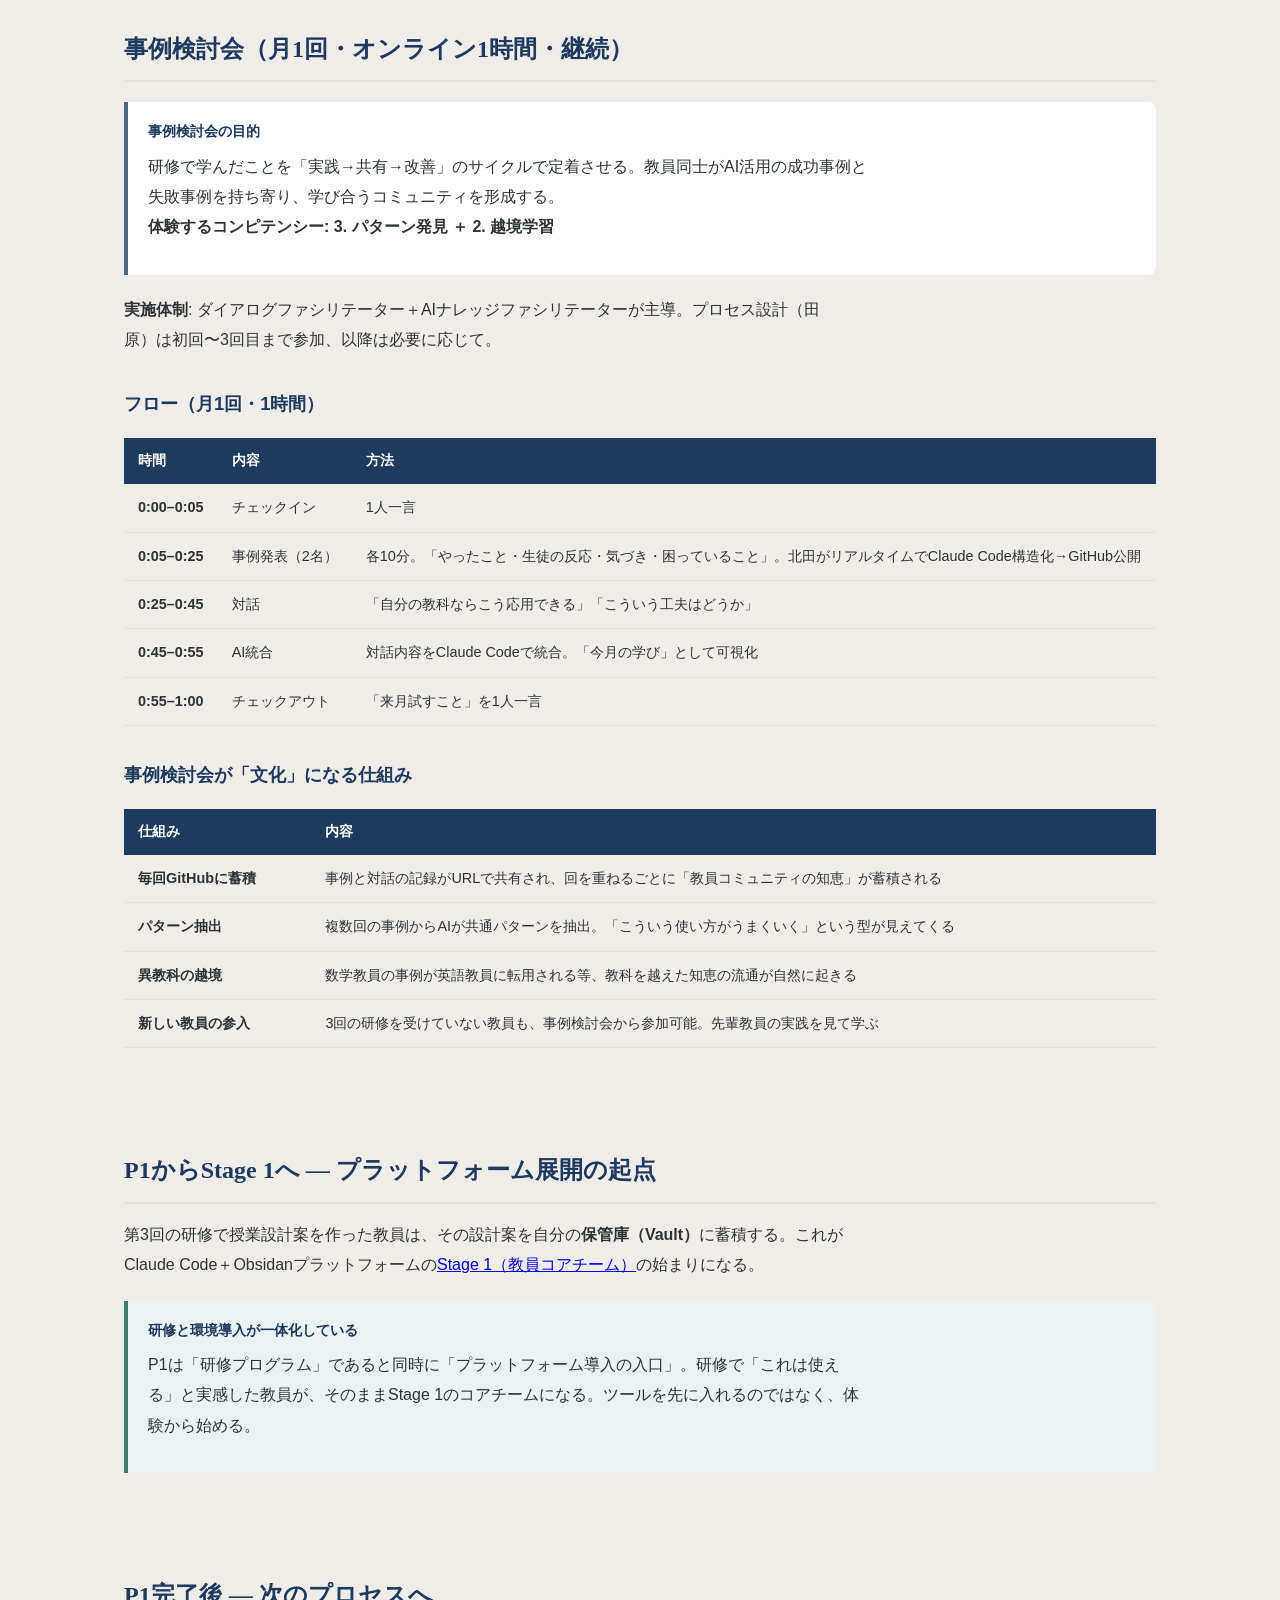
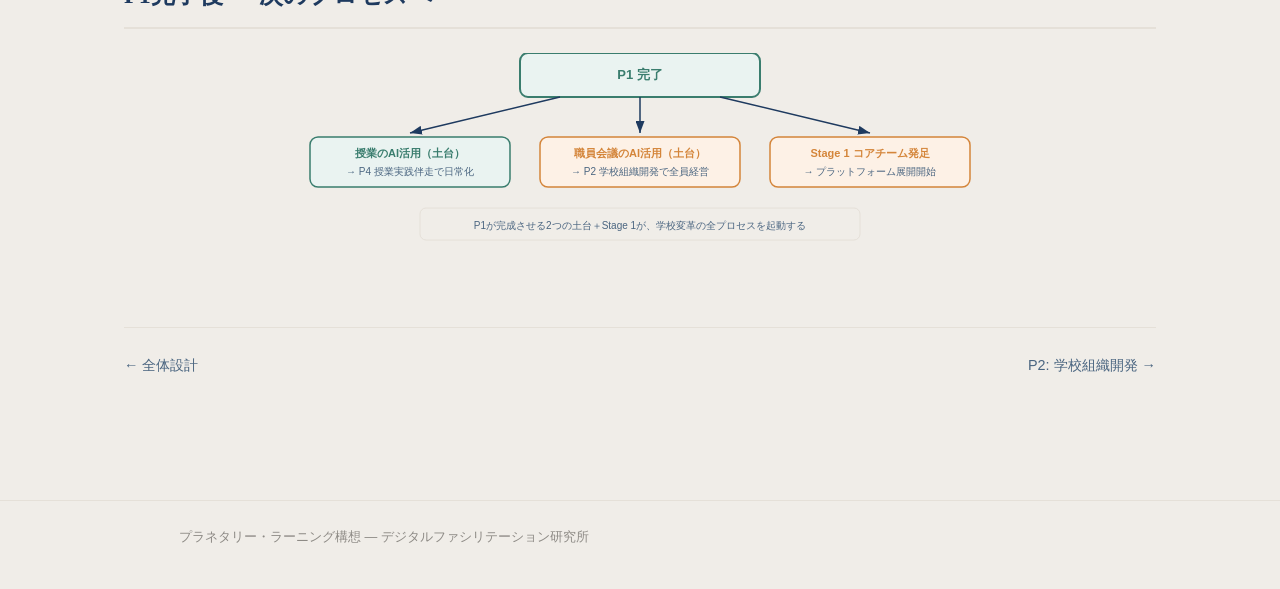
<file: p1.html>
<!DOCTYPE html>
<html lang="ja">
<head>
  <meta charset="UTF-8">
  <meta name="viewport" content="width=device-width, initial-scale=1.0">
  <title>P1: 教員向け研修プログラム — プラネタリー・ラーニング構想</title>
  <link rel="stylesheet" href="style.css">
</head>
<body>

<header>
  <div class="header-inner">
    <div class="site-title"><a href="index.html">プラネタリー・ラーニング構想</a></div>
    <nav>
      <a href="p0.html">世界観</a>
      <a href="competency.html">コンピテンシー</a>
      <a href="process-design.html">全体設計</a>
      <div class="nav-group">
        <span class="nav-group-label">学校づくり</span>
        <div class="nav-dropdown">
          <a href="p1.html">P1: 教員研修</a>
          <a href="p2.html">P2: 学校組織開発</a>
        </div>
      </div>
      <div class="nav-group">
        <span class="nav-group-label">学びづくり</span>
        <div class="nav-dropdown">
          <a href="p3.html">P3: カリキュラム共創</a>
          <a href="p4.html">P4: 授業実践伴走</a>
          <a href="p5.html">P5: 探究学習</a>
        </div>
      </div>
      <a href="career.html">キャリア教育</a>
      <a href="platform.html">プラットフォーム</a>
      <a href="about.html">About Us</a>
    </nav>
  </div>
</header>

<main>

  <div class="page-title">
    <h1>P1: 教員研修</h1>
    <div class="page-subtitle">WS＋3回研修＋事例検討会で「両利きの学校」の土台を作る</div>
  </div>

  <!-- ── なぜこの研修から始めるのか ── -->
  <h2>なぜ教員研修から始めるのか</h2>

  <blockquote>
    <p>「50人の先生がいても取り組むのは2-3人。30時間中30時間全部変わってほしい」<br>——馬場さん（長崎県教育委員会）</p>
  </blockquote>

  <p>生徒の学びを変えるには、まず教員が変わる必要がある。しかし「AIを使いましょう」と言うだけでは変わらない。<strong>教員自身がAI共創を体験し、「これは使える」と実感すること</strong>が出発点になる。</p>

  <p>この研修で教員が体験するのは、生徒に育てたい<a href="competency.html">7つのAI PROOFコンピテンシー</a>そのものだ。教員が自ら体験していない力を、生徒に育てることはできない。</p>

  <table>
    <tr><th>研修の回</th><th>教員が体験するコンピテンシー</th></tr>
    <tr><td><strong>WS</strong>: 2040年問題の共有</td><td><strong>6. 合意形成と共創</strong> — コンセンサス型で全員の声を統合する体験</td></tr>
    <tr><td><strong>第1回</strong>: AIアプリを作る</td><td><strong>1. 仕組み化と再投資</strong> — AIで仕組みを作り、空いた時間で価値を創る体験</td></tr>
    <tr><td><strong>第2回</strong>: 意見をAIで統合する</td><td><strong>4. 知の形式知化と接続</strong> — 多様な声を構造化し、知恵としてつなげる体験</td></tr>
    <tr><td><strong>第3回</strong>: AI反転授業を設計する</td><td><strong>5. 仮説駆動</strong> — 仮説を立てて授業を設計し、実践で検証する体験</td></tr>
    <tr><td><strong>事例検討会</strong>: 実践の共有</td><td><strong>3. パターン発見</strong> — 複数の事例から共通パターンを見出す体験</td></tr>
  </table>

  <div class="callout tip">
    <div class="callout-title">実証済みの方法</div>
    <p>この研修プログラムは、<strong>かえつ有明高校</strong>（教員30名、3回＋事例研究会）と<strong>長崎県教育委員会</strong>（7名、導入版90分）で実施済み。長崎研修では「本当の意味での民主主義が実現していく夢を抱かせる話だった」（馬場さん）という評価を得ている。詳細は<a href="about.html">About Us</a>を参照。</p>
  </div>

  <div class="callout">
    <div class="callout-title">AI反転授業とは</div>
    <p>事前にAI壁打ちで予習・深掘りし、教室では対話と深化に集中する授業形態。「教室で講義を聞く」時間を「教室で考え、議論する」時間に転換する。</p>
  </div>

  <!-- ============================================================ -->
  <!-- 全体構成 -->
  <!-- ============================================================ -->
  <h2>全体構成</h2>

  <div style="text-align:center; margin:24px 0;">
    <svg viewBox="0 0 780 180" width="100%" style="max-width:780px;" xmlns="http://www.w3.org/2000/svg" font-family="sans-serif">
      <defs>
        <marker id="arr1" markerWidth="8" markerHeight="6" refX="8" refY="3" orient="auto"><polygon points="0 0, 8 3, 0 6" fill="#1E3A5F"/></marker>
      </defs>
      <!-- WS -->
      <rect x="10" y="20" width="170" height="90" rx="10" fill="#F0EDE8" stroke="#1E3A5F" stroke-width="1.5"/>
      <text x="95" y="50" text-anchor="middle" font-size="11" font-weight="bold" fill="#1E3A5F">WS</text>
      <text x="95" y="68" text-anchor="middle" font-size="10" fill="#4A6580">2040年問題の共有</text>
      <text x="95" y="84" text-anchor="middle" font-size="9" fill="#8D8A85">AI統合・コンセンサス体験</text>
      <line x1="180" y1="65" x2="210" y2="65" stroke="#1E3A5F" stroke-width="2" marker-end="url(#arr1)"/>
      <!-- 研修3回 -->
      <rect x="215" y="20" width="310" height="90" rx="10" fill="#EAF3F1" stroke="#3A7D6E" stroke-width="1.5"/>
      <text x="370" y="42" text-anchor="middle" font-size="11" font-weight="bold" fill="#3A7D6E">AI反転授業研修（3回）</text>
      <text x="275" y="68" text-anchor="middle" font-size="10" fill="#1E3A5F">第1回</text>
      <text x="275" y="82" text-anchor="middle" font-size="9" fill="#4A6580">AIアプリを作る</text>
      <text x="318" y="74" fill="#3A7D6E" font-size="12">→</text>
      <text x="370" y="68" text-anchor="middle" font-size="10" fill="#1E3A5F">第2回</text>
      <text x="370" y="82" text-anchor="middle" font-size="9" fill="#4A6580">意見をAI統合</text>
      <text x="418" y="74" fill="#3A7D6E" font-size="12">→</text>
      <text x="465" y="68" text-anchor="middle" font-size="10" fill="#1E3A5F">第3回</text>
      <text x="465" y="82" text-anchor="middle" font-size="9" fill="#4A6580">AI反転授業設計</text>
      <line x1="525" y1="65" x2="555" y2="65" stroke="#1E3A5F" stroke-width="2" marker-end="url(#arr1)"/>
      <!-- 実践・定着 -->
      <rect x="560" y="20" width="210" height="90" rx="10" fill="#FDF1E6" stroke="#D4853A" stroke-width="1.5"/>
      <text x="665" y="42" text-anchor="middle" font-size="11" font-weight="bold" fill="#D4853A">実践・定着</text>
      <text x="625" y="68" text-anchor="middle" font-size="10" fill="#1E3A5F">授業実践</text>
      <text x="665" y="68" fill="#D4853A" font-size="12">⇄</text>
      <text x="715" y="68" text-anchor="middle" font-size="10" fill="#1E3A5F">事例検討会</text>
      <text x="665" y="86" text-anchor="middle" font-size="9" fill="#8D8A85">月1回・継続</text>
      <!-- 成果ラベル -->
      <rect x="130" y="130" width="520" height="40" rx="8" fill="#F0F5E6" stroke="#8FB85A" stroke-width="1.5"/>
      <text x="390" y="148" text-anchor="middle" font-size="11" font-weight="bold" fill="#8FB85A">成果: 「両利きの学校」の2つの土台が完成</text>
      <text x="250" y="164" text-anchor="middle" font-size="10" fill="#3A7D6E">授業のAI活用（深化の土台）</text>
      <text x="530" y="164" text-anchor="middle" font-size="10" fill="#D4853A">職員会議のAI活用（組織変革の土台）</text>
    </svg>
  </div>

  <table>
    <tr><th>フェーズ</th><th>内容</th><th>形式</th><th>所要時間</th></tr>
    <tr><td><strong>WS</strong></td><td>2040年問題の共有ワークショップ</td><td>対面またはオンライン</td><td>2時間</td></tr>
    <tr><td><strong>第1回</strong></td><td>AIアプリを作る</td><td>オンライン</td><td>2時間</td></tr>
    <tr><td><strong>第2回</strong></td><td>多様な意見をAIで統合する</td><td>オンライン</td><td>2時間</td></tr>
    <tr><td><strong>第3回</strong></td><td>AI反転授業を設計する</td><td>オンライン</td><td>2時間</td></tr>
    <tr><td><strong>継続</strong></td><td>事例検討会</td><td>オンライン（月1回）</td><td>1時間</td></tr>
  </table>

  <p><strong>P1が完成させる2つの土台</strong>——これが<a href="p0.html">「両利きの学校」</a>を実現するインフラになる:</p>
  <ol>
    <li><strong>授業のAI活用（深化の土台）</strong>: AI壁打ち（個別最適）＋AI統合（協働的な学び）で教科学習が変わる</li>
    <li><strong>職員会議のAI活用（組織変革の土台）</strong>: コンセンサス型意思決定で「50人中50人が参画する」学校経営が始まる</li>
  </ol>

  <!-- ============================================================ -->
  <!-- WS -->
  <!-- ============================================================ -->
  <h2>WS: 2040年問題の共有ワークショップ（2時間）</h2>

  <div class="callout important">
    <div class="callout-title">このWSの目的</div>
    <p>「なぜAIを使うのか」の共通認識を教員全体で作る。2040年の社会像を自分ごととして考え、そこから逆算して「自分の授業をどう変えるか」の問いを持って帰る。</p>
  </div>

  <p><strong>実施体制</strong>: プロセス設計（田原）、ダイアログファシリテーター、AIナレッジファシリテーターの3者で協働して実施。各ロールの担当者は<a href="about.html">About Us</a>を参照。</p>

  <h3>事前準備</h3>
  <table>
    <tr><th>対象</th><th>やること</th><th>ツール</th></tr>
    <tr><td>参加教員</td><td>プラネタリー・ラーニング構想の概要動画（15分程度）を視聴</td><td>動画配信</td></tr>
    <tr><td>参加教員</td><td>AI壁打ちアプリで「2040年に高校教育はどう変わるべきか」について自分の考えを深掘り</td><td>AI壁打ちアプリ</td></tr>
    <tr><td>参加教員</td><td>壁打ちで深掘りした考えをテキストで提出</td><td>Googleフォーム</td></tr>
    <tr><td>研修チーム</td><td>提出されたテキストをClaude Codeで事前に構造化・分析</td><td>Claude Code</td></tr>
  </table>

  <h3>当日のフロー</h3>
  <table>
    <tr><th>時間</th><th>内容</th><th>方法</th></tr>
    <tr><td><strong>0:00–0:10</strong></td><td>チェックイン</td><td>1人30秒で「今の気持ち」を共有</td></tr>
    <tr><td><strong>0:10–0:30</strong></td><td>講義: 2040年の社会像</td><td>ホワイトカラー中間層の縮小、新しい「はたらく人」の2類型（<a href="p0.html">世界観ページ</a>参照）</td></tr>
    <tr><td><strong>0:30–0:45</strong></td><td>グループ対話（3–4人）</td><td>「2040年の社会で、自分が教えている教科は何のために存在するか？」</td></tr>
    <tr><td><strong>0:45–0:55</strong></td><td>意見入力</td><td>スマホ/PCからGoogleフォームに入力:「自分の授業で最も変えるべきことは何か？」</td></tr>
    <tr><td><strong>0:55–1:15</strong></td><td>AI統合・可視化（ライブ）</td><td>Claude Codeで全意見をリアルタイムKJ法統合。スクリーンに投影しながらクラスターが浮かび上がる過程を全員で見る</td></tr>
    <tr><td><strong>1:15–1:35</strong></td><td>コンセンサス評価</td><td>統合結果から「学校変革の方向性」叩き台を生成 → 1/2/3で評価。AIエージェント（生徒・保護者・慎重派教員）の声も追加 → バージョンアップ</td></tr>
    <tr><td><strong>1:35–1:50</strong></td><td>全体共有</td><td>バージョンアップされた方向性を全員で確認</td></tr>
    <tr><td><strong>1:50–2:00</strong></td><td>チェックアウト</td><td>1人30秒で「持ち帰ること」を共有</td></tr>
  </table>

  <h3>このWSで教員が体験すること</h3>
  <table>
    <tr><th>体験</th><th>意味</th></tr>
    <tr><td><strong>AI壁打ちで自分の考えを深掘りする</strong></td><td>事前課題で「AIと対話する」体験 = 反転授業の事前学習と同じ構造</td></tr>
    <tr><td><strong>全員の意見がAIで統合される</strong></td><td>「声の大きい人が通る」のではなく、全員の声が構造化される体験</td></tr>
    <tr><td><strong>コンセンサス評価でバージョンアップ</strong></td><td>批判が「提案を良くする力」になる体験 → 職員会議への導入イメージ</td></tr>
    <tr><td><strong>AIエージェントが不在の声を代弁する</strong></td><td>生徒・保護者・慎重派の視点が自動的に入る仕組み</td></tr>
  </table>

  <div class="callout tip">
    <div class="callout-title">WSの設計意図</div>
    <p>このWS自体が、第1回〜第3回の研修で学ぶことの<strong>実体験版</strong>。教員は「教えられる」のではなく「体験する」ことで、研修への動機が生まれる。</p>
  </div>

  <!-- ============================================================ -->
  <!-- 第1回 -->
  <!-- ============================================================ -->
  <h2>第1回: AIアプリを作る（オンライン2時間）</h2>

  <div class="callout">
    <div class="callout-title">この回の目的</div>
    <p>教員が自分の授業で使える「AI壁打ちアプリ」を実際に作る。「AIを使える」から「AIアプリを作れる」への跳躍。<br><strong>体験するコンピテンシー: 1. 仕組み化と再投資</strong></p>
  </div>

  <p><strong>実施体制</strong>: プロセス設計（田原）、ダイアログファシリテーター、AIナレッジファシリテーターの3者で協働して実施。</p>

  <h3>事前準備</h3>
  <p>WSで体験したAI壁打ちを、自分の授業テーマで1回やってみる。</p>

  <h3>当日のフロー</h3>
  <table>
    <tr><th>時間</th><th>内容</th><th>方法</th></tr>
    <tr><td><strong>0:00–0:10</strong></td><td>チェックイン＋事前課題の振り返り</td><td>ラウンド</td></tr>
    <tr><td><strong>0:10–0:30</strong></td><td>講義: AI壁打ちアプリの設計思想</td><td>「答えを返すAI」（鏡）vs「問い返すAI」（回折格子）</td></tr>
    <tr><td><strong>0:30–1:10</strong></td><td>ハンズオン: 自分の授業用AI壁打ちアプリを作る</td><td>自分の教科に最適化した壁打ちプロンプトを設計（例: 数学の証明、英語エッセイ、理科実験の仮説）</td></tr>
    <tr><td><strong>1:10–1:30</strong></td><td>ペアで試用</td><td>作ったアプリを隣の教員に使ってもらいフィードバック</td></tr>
    <tr><td><strong>1:30–1:50</strong></td><td>改善＋共有</td><td>フィードバックを反映して改善。3–4名が全体に共有</td></tr>
    <tr><td><strong>1:50–2:00</strong></td><td>チェックアウト＋次回までの課題</td><td>次回までに自分の授業で1回使ってみる</td></tr>
  </table>

  <h3>教員が持ち帰るもの</h3>
  <ul>
    <li>自分の教科用の<strong>AI壁打ちアプリ</strong>（プロンプト）</li>
    <li>生徒に使わせるための<strong>運用イメージ</strong></li>
    <li>次回までに<strong>授業で1回使う</strong>という具体的なアクション</li>
  </ul>

  <!-- ============================================================ -->
  <!-- 第2回 -->
  <!-- ============================================================ -->
  <h2>第2回: 多様な意見をAIで統合する（オンライン2時間）</h2>

  <div class="callout">
    <div class="callout-title">この回の目的</div>
    <p>授業やHRで、生徒の意見をAIで統合し、全員が参画する合意形成を実施できるようになる。これが<strong>職員会議への導入</strong>の土台にもなる。<br><strong>体験するコンピテンシー: 4. 知の形式知化と接続 ＋ 6. 合意形成と共創</strong></p>
  </div>

  <p><strong>実施体制</strong>: プロセス設計（田原）、ダイアログファシリテーター、AIナレッジファシリテーターの3者で協働して実施。</p>

  <h3>事前準備</h3>
  <p>第1回で作ったAI壁打ちアプリを授業で使った経験を振り返り、メモにまとめる。</p>

  <h3>当日のフロー</h3>
  <table>
    <tr><th>時間</th><th>内容</th><th>方法</th></tr>
    <tr><td><strong>0:00–0:15</strong></td><td>実践報告</td><td>第1回後に授業でAIを使った体験を3–4名が共有</td></tr>
    <tr><td><strong>0:15–0:35</strong></td><td>講義: AI統合ファシリテーション</td><td>Googleフォーム→Claude Code→KJ法統合→コンセンサス評価のワークフロー</td></tr>
    <tr><td><strong>0:35–1:15</strong></td><td>ハンズオン: 実際にやってみる</td><td>参加者同士で模擬授業。テーマ設定→フォームで意見収集→Claude Codeで統合→コンセンサス評価</td></tr>
    <tr><td><strong>1:15–1:35</strong></td><td>応用: 職員会議への導入を考える</td><td>「この仕組みを職員会議に使うとしたら、最初のテーマは何か？」をグループで議論</td></tr>
    <tr><td><strong>1:35–1:50</strong></td><td>全体共有＋質疑</td><td>職員会議での活用アイデアを3–4グループが共有</td></tr>
    <tr><td><strong>1:50–2:00</strong></td><td>チェックアウト＋次回までの課題</td><td>授業でAI統合を1回試すか、職員会議の1テーマで試す</td></tr>
  </table>

  <h3>教員が持ち帰るもの</h3>
  <ul>
    <li><strong>AI統合ファシリテーション</strong>のワークフロー</li>
    <li>授業での活用イメージ＋職員会議への導入イメージ</li>
  </ul>

  <h3>ここで「両利き」の2つの土台が見える</h3>
  <table>
    <tr>
      <th style="background:var(--color-deepen-green)">授業のAI活用（深化の土台）</th>
      <th style="background:var(--color-explore-orange)">職員会議のAI活用（組織変革の土台）</th>
    </tr>
    <tr>
      <td>第1回のAI壁打ち（個別最適）＋第2回のAI統合（協働的な学び）で、教科学習にAIを組み込める</td>
      <td>第2回のAI統合＋コンセンサス評価を職員会議に応用すれば、全員参画の意思決定が可能に → <a href="p2.html">P2</a>へ</td>
    </tr>
  </table>

  <!-- ============================================================ -->
  <!-- 第3回 -->
  <!-- ============================================================ -->
  <h2>第3回: AI反転授業を設計する（オンライン2時間）</h2>

  <div class="callout">
    <div class="callout-title">この回の目的</div>
    <p>第1回（AI壁打ち）と第2回（AI統合）を組み合わせた「AI反転授業」を、自分の教科で実際に設計する。<br><strong>体験するコンピテンシー: 5. 仮説駆動と事業開発</strong></p>
  </div>

  <p><strong>実施体制</strong>: プロセス設計（田原）、ダイアログファシリテーター、AIナレッジファシリテーターの3者で協働して実施。</p>

  <h3>事前準備</h3>
  <p>授業またはHRでAI統合を1回試した体験を振り返る。</p>

  <h3>当日のフロー</h3>
  <table>
    <tr><th>時間</th><th>内容</th><th>方法</th></tr>
    <tr><td><strong>0:00–0:15</strong></td><td>実践報告</td><td>第2回後の実践体験を3–4名が共有</td></tr>
    <tr><td><strong>0:15–0:35</strong></td><td>講義: AI反転授業の設計原理</td><td>事前: AI壁打ちで深掘り → 教室: AI統合で可視化 → 対話で深化 → 振り返り</td></tr>
    <tr><td><strong>0:35–1:20</strong></td><td>設計ワーク</td><td>設計シートに「単元名・事前課題・教室活動・評価方法」を記入。Claude Codeに壁打ちさせてブラッシュアップ</td></tr>
    <tr><td><strong>1:20–1:40</strong></td><td>ペアレビュー＋改善</td><td>隣の教員と設計案を交換しフィードバック。異教科のペアが望ましい（越境の視点）</td></tr>
    <tr><td><strong>1:40–1:55</strong></td><td>全体共有＋今後のスケジュール</td><td>設計案を3–4名が共有。事例検討会のスケジュールを決定</td></tr>
    <tr><td><strong>1:55–2:00</strong></td><td>チェックアウト</td><td>「来週からやること」を1人一言</td></tr>
  </table>

  <h3>教員が持ち帰るもの</h3>
  <ul>
    <li>自分の教科の<strong>AI反転授業の設計案</strong>（1単元分）</li>
    <li>ペアレビューを受けた<strong>改善版</strong></li>
    <li><strong>事例検討会</strong>の日程と参加コミットメント</li>
  </ul>

  <!-- ============================================================ -->
  <!-- 事例検討会 -->
  <!-- ============================================================ -->
  <h2>事例検討会（月1回・オンライン1時間・継続）</h2>

  <div class="callout">
    <div class="callout-title">事例検討会の目的</div>
    <p>研修で学んだことを「実践→共有→改善」のサイクルで定着させる。教員同士がAI活用の成功事例と失敗事例を持ち寄り、学び合うコミュニティを形成する。<br><strong>体験するコンピテンシー: 3. パターン発見 ＋ 2. 越境学習</strong></p>
  </div>

  <p><strong>実施体制</strong>: ダイアログファシリテーター＋AIナレッジファシリテーターが主導。プロセス設計（田原）は初回〜3回目まで参加、以降は必要に応じて。</p>

  <h3>フロー（月1回・1時間）</h3>
  <table>
    <tr><th>時間</th><th>内容</th><th>方法</th></tr>
    <tr><td><strong>0:00–0:05</strong></td><td>チェックイン</td><td>1人一言</td></tr>
    <tr><td><strong>0:05–0:25</strong></td><td>事例発表（2名）</td><td>各10分。「やったこと・生徒の反応・気づき・困っていること」。北田がリアルタイムでClaude Code構造化→GitHub公開</td></tr>
    <tr><td><strong>0:25–0:45</strong></td><td>対話</td><td>「自分の教科ならこう応用できる」「こういう工夫はどうか」</td></tr>
    <tr><td><strong>0:45–0:55</strong></td><td>AI統合</td><td>対話内容をClaude Codeで統合。「今月の学び」として可視化</td></tr>
    <tr><td><strong>0:55–1:00</strong></td><td>チェックアウト</td><td>「来月試すこと」を1人一言</td></tr>
  </table>

  <h3>事例検討会が「文化」になる仕組み</h3>
  <table>
    <tr><th>仕組み</th><th>内容</th></tr>
    <tr><td><strong>毎回GitHubに蓄積</strong></td><td>事例と対話の記録がURLで共有され、回を重ねるごとに「教員コミュニティの知恵」が蓄積される</td></tr>
    <tr><td><strong>パターン抽出</strong></td><td>複数回の事例からAIが共通パターンを抽出。「こういう使い方がうまくいく」という型が見えてくる</td></tr>
    <tr><td><strong>異教科の越境</strong></td><td>数学教員の事例が英語教員に転用される等、教科を越えた知恵の流通が自然に起きる</td></tr>
    <tr><td><strong>新しい教員の参入</strong></td><td>3回の研修を受けていない教員も、事例検討会から参加可能。先輩教員の実践を見て学ぶ</td></tr>
  </table>

  <!-- ============================================================ -->
  <!-- Stage 1 への接続 -->
  <!-- ============================================================ -->
  <h2>P1からStage 1へ — プラットフォーム展開の起点</h2>

  <p>第3回の研修で授業設計案を作った教員は、その設計案を自分の<strong>保管庫（Vault）</strong>に蓄積する。これがClaude Code＋Obsidanプラットフォームの<a href="platform.html">Stage 1（教員コアチーム）</a>の始まりになる。</p>

  <div class="callout tip">
    <div class="callout-title">研修と環境導入が一体化している</div>
    <p>P1は「研修プログラム」であると同時に「プラットフォーム導入の入口」。研修で「これは使える」と実感した教員が、そのままStage 1のコアチームになる。ツールを先に入れるのではなく、体験から始める。</p>
  </div>

  <!-- ============================================================ -->
  <!-- P1が完成させるもの → 次のプロセスへ -->
  <!-- ============================================================ -->
  <h2>P1完了後 — 次のプロセスへ</h2>

  <div style="text-align:center; margin:24px 0;">
    <svg viewBox="0 0 680 200" width="100%" style="max-width:680px;" xmlns="http://www.w3.org/2000/svg" font-family="sans-serif">
      <defs><marker id="p1next" markerWidth="8" markerHeight="6" refX="8" refY="3" orient="auto"><polygon points="0 0, 8 3, 0 6" fill="var(--color-deep-indigo, #1E3A5F)"/></marker></defs>
      <!-- P1完了 -->
      <rect x="220" y="0" width="240" height="44" rx="8" fill="var(--color-deepen-bg, #EAF3F1)" stroke="var(--color-deepen-green, #3A7D6E)" stroke-width="2"/>
      <text x="340" y="26" text-anchor="middle" font-size="13" font-weight="bold" fill="var(--color-deepen-green, #3A7D6E)">P1 完了</text>
      <!-- 3つの矢印 -->
      <line x1="260" y1="44" x2="110" y2="80" stroke="var(--color-deep-indigo, #1E3A5F)" stroke-width="1.5" marker-end="url(#p1next)"/>
      <line x1="340" y1="44" x2="340" y2="80" stroke="var(--color-deep-indigo, #1E3A5F)" stroke-width="1.5" marker-end="url(#p1next)"/>
      <line x1="420" y1="44" x2="570" y2="80" stroke="var(--color-deep-indigo, #1E3A5F)" stroke-width="1.5" marker-end="url(#p1next)"/>
      <!-- 授業の土台 → P4 -->
      <rect x="10" y="84" width="200" height="50" rx="8" fill="var(--color-deepen-bg, #EAF3F1)" stroke="var(--color-deepen-green, #3A7D6E)" stroke-width="1.5"/>
      <text x="110" y="104" text-anchor="middle" font-size="11" font-weight="bold" fill="var(--color-deepen-green, #3A7D6E)">授業のAI活用（土台）</text>
      <text x="110" y="122" text-anchor="middle" font-size="10" fill="var(--color-indigo-gray, #4A6580)">→ P4 授業実践伴走で日常化</text>
      <!-- 職員会議の土台 → P2 -->
      <rect x="240" y="84" width="200" height="50" rx="8" fill="var(--color-explore-bg, #FDF1E6)" stroke="var(--color-explore-orange, #D4853A)" stroke-width="1.5"/>
      <text x="340" y="104" text-anchor="middle" font-size="11" font-weight="bold" fill="var(--color-explore-orange, #D4853A)">職員会議のAI活用（土台）</text>
      <text x="340" y="122" text-anchor="middle" font-size="10" fill="var(--color-indigo-gray, #4A6580)">→ P2 学校組織開発で全員経営</text>
      <!-- Stage 1 -->
      <rect x="470" y="84" width="200" height="50" rx="8" fill="var(--color-explore-bg, #FDF1E6)" stroke="var(--color-explore-orange, #D4853A)" stroke-width="1.5"/>
      <text x="570" y="104" text-anchor="middle" font-size="11" font-weight="bold" fill="var(--color-explore-orange, #D4853A)">Stage 1 コアチーム発足</text>
      <text x="570" y="122" text-anchor="middle" font-size="10" fill="var(--color-indigo-gray, #4A6580)">→ プラットフォーム展開開始</text>
      <!-- 注釈 -->
      <rect x="120" y="155" width="440" height="32" rx="6" fill="var(--color-chalk, #F0EDE8)" stroke="var(--color-notebook, #E5E0D8)"/>
      <text x="340" y="176" text-anchor="middle" font-size="10" fill="var(--color-indigo-gray, #4A6580)">P1が完成させる2つの土台＋Stage 1が、学校変革の全プロセスを起動する</text>
    </svg>
  </div>

  <!-- Page Navigation -->
  <nav class="page-nav">
    <a href="process-design.html">&larr; 全体設計</a>
    <a href="p2.html">P2: 学校組織開発 &rarr;</a>
  </nav>

</main>

<footer>
  <p>プラネタリー・ラーニング構想 &mdash; デジタルファシリテーション研究所</p>
</footer>

</body>
</html>
</file>
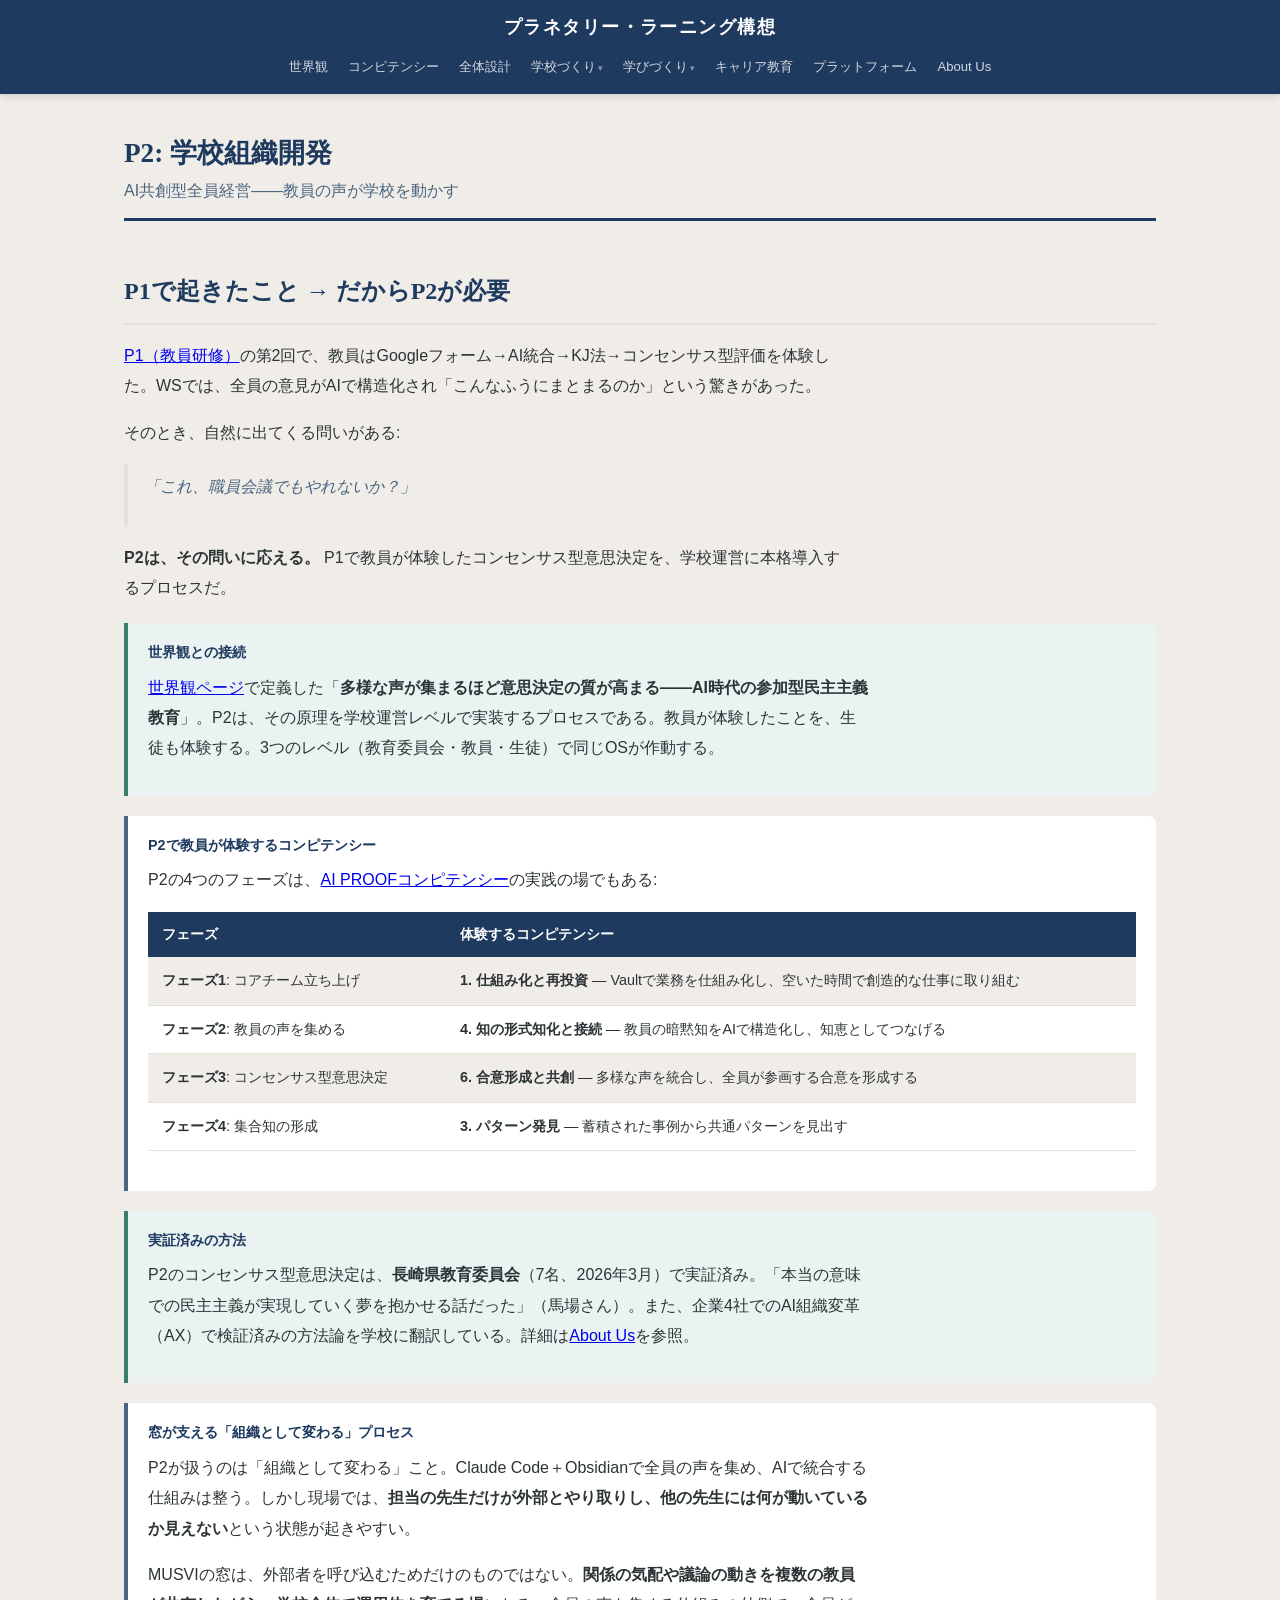
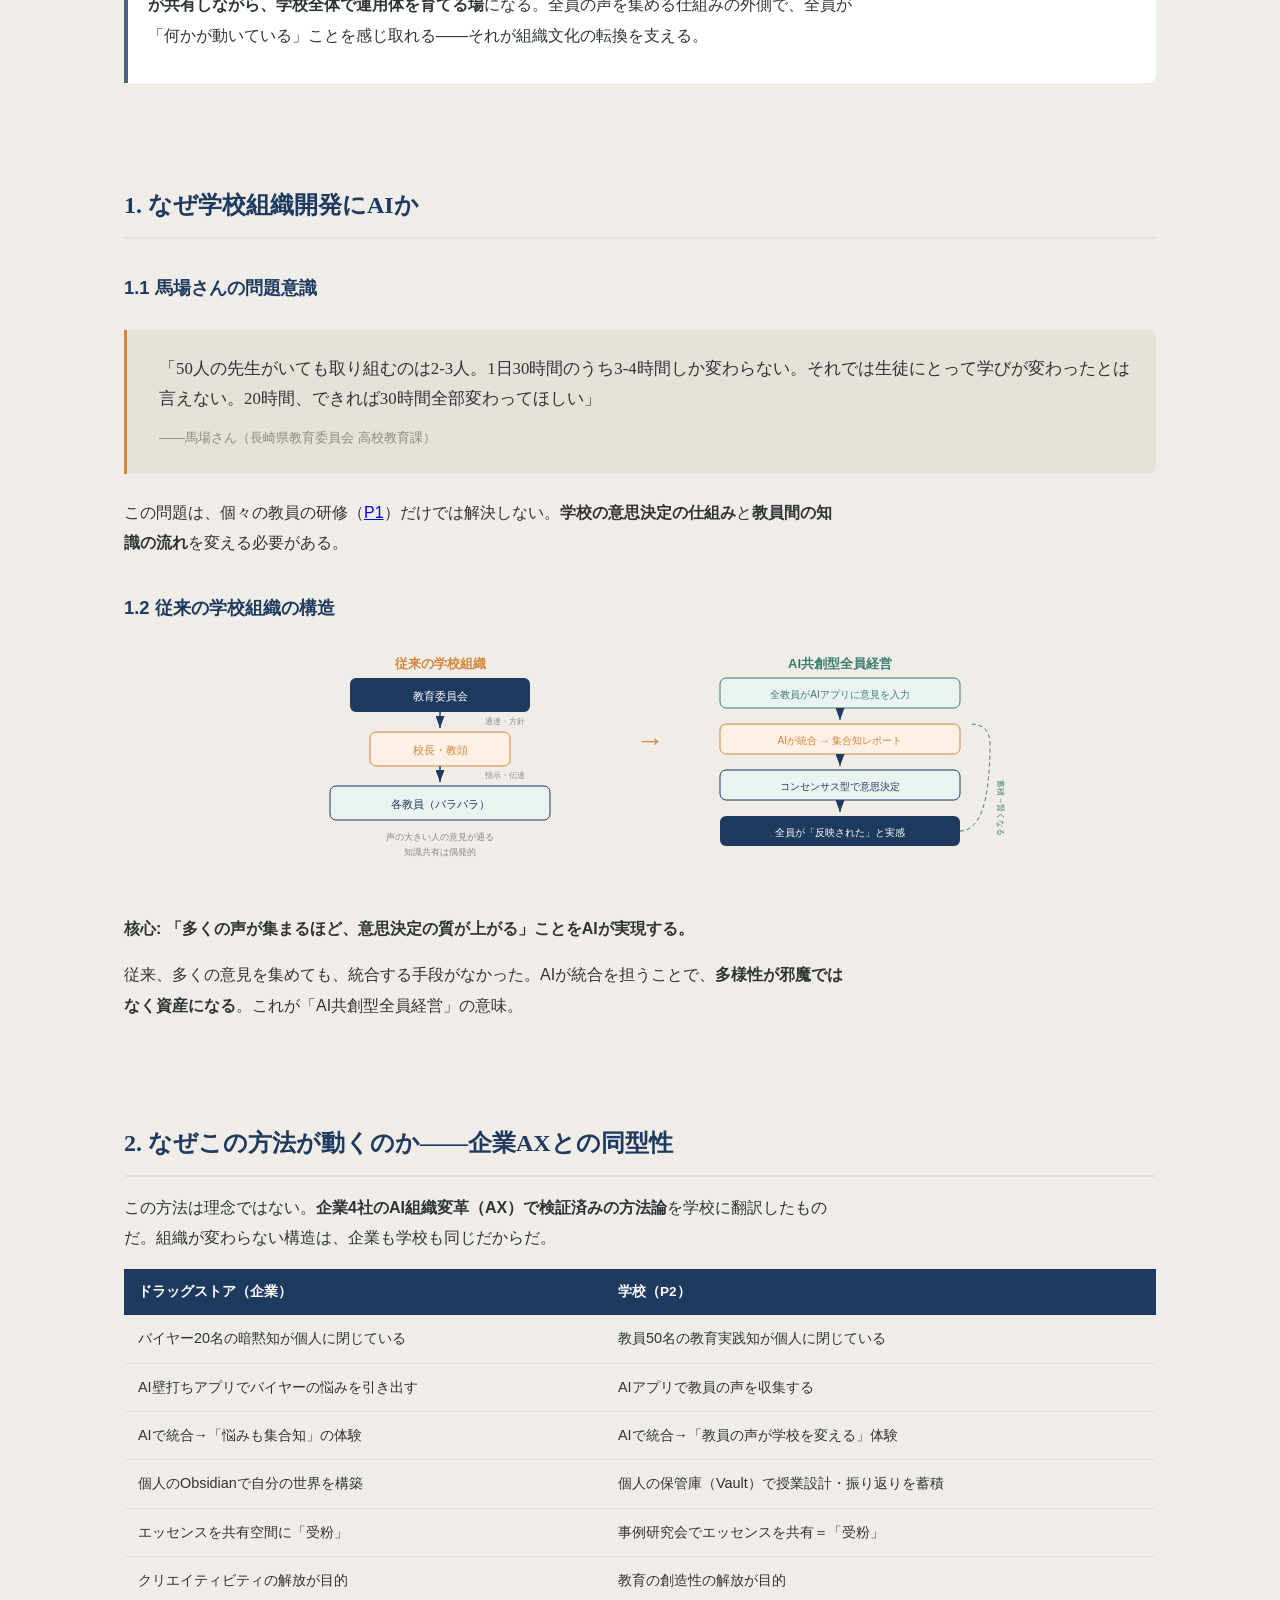
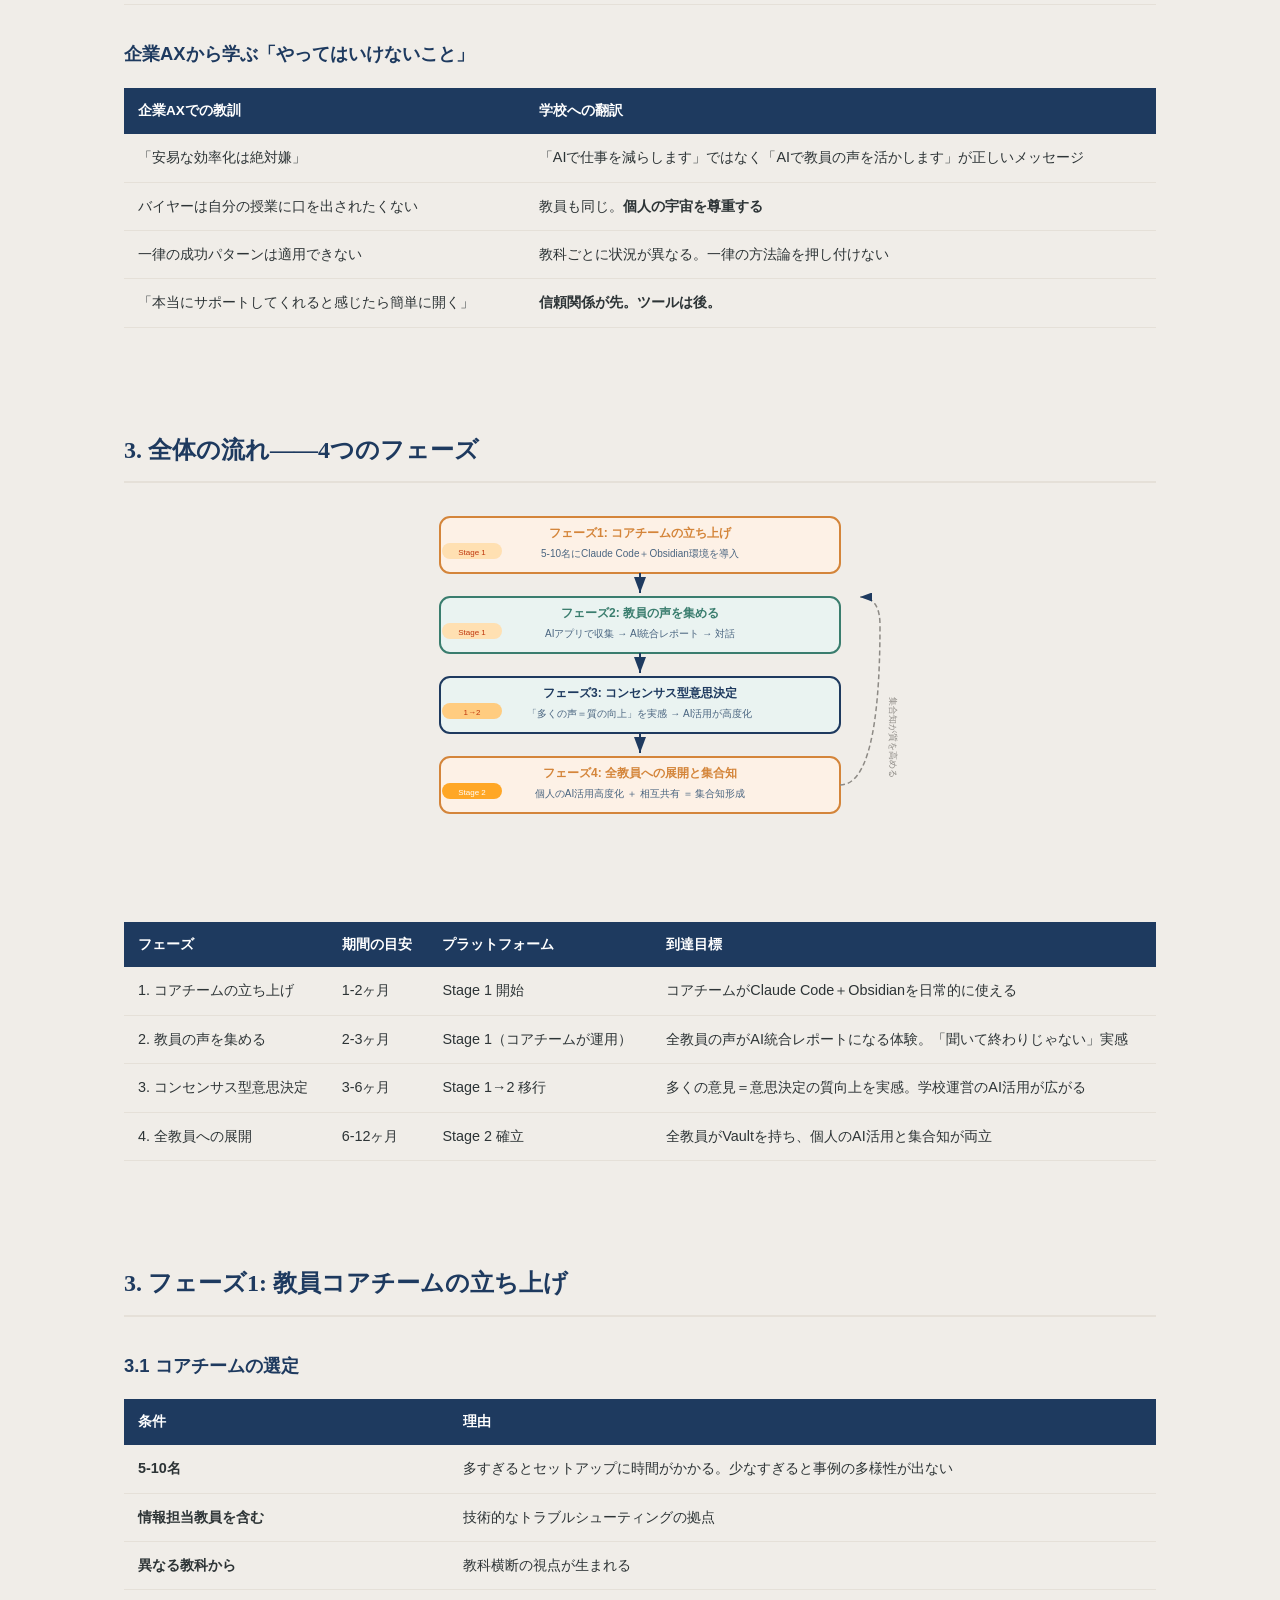
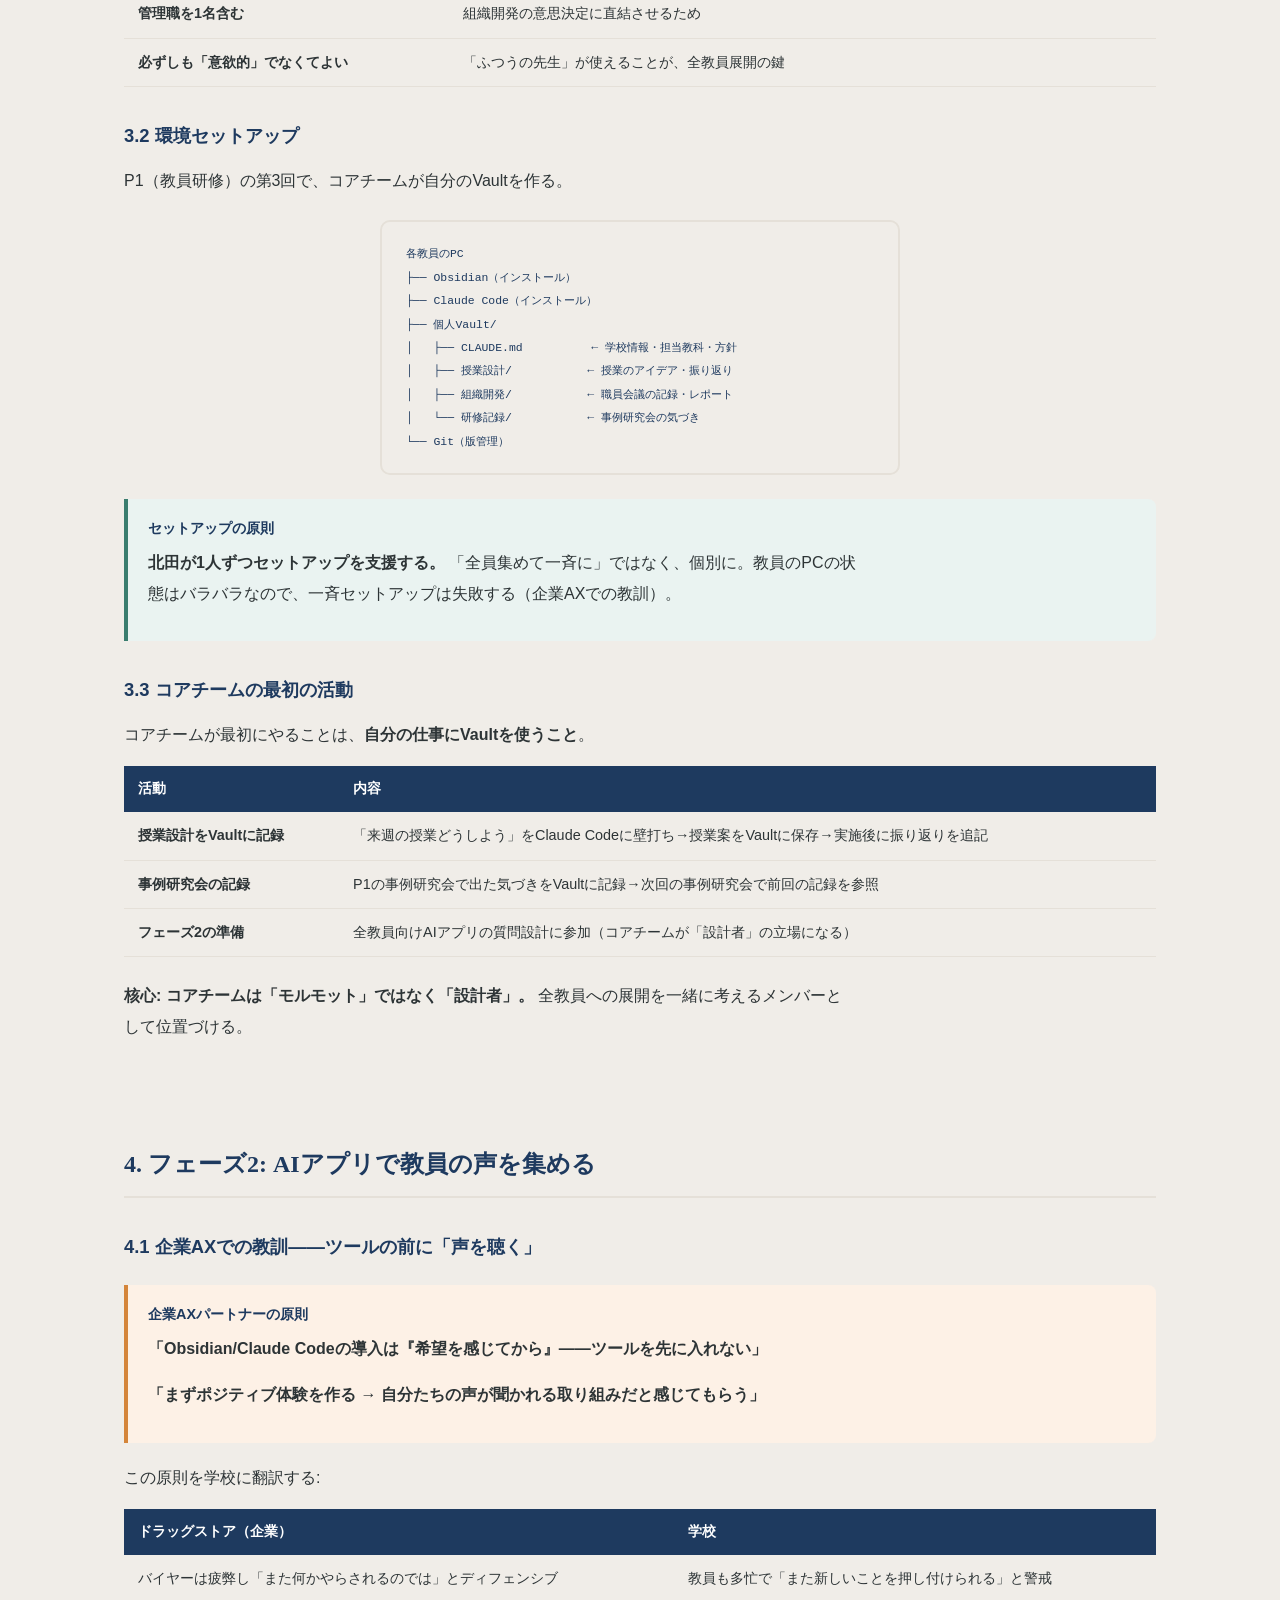
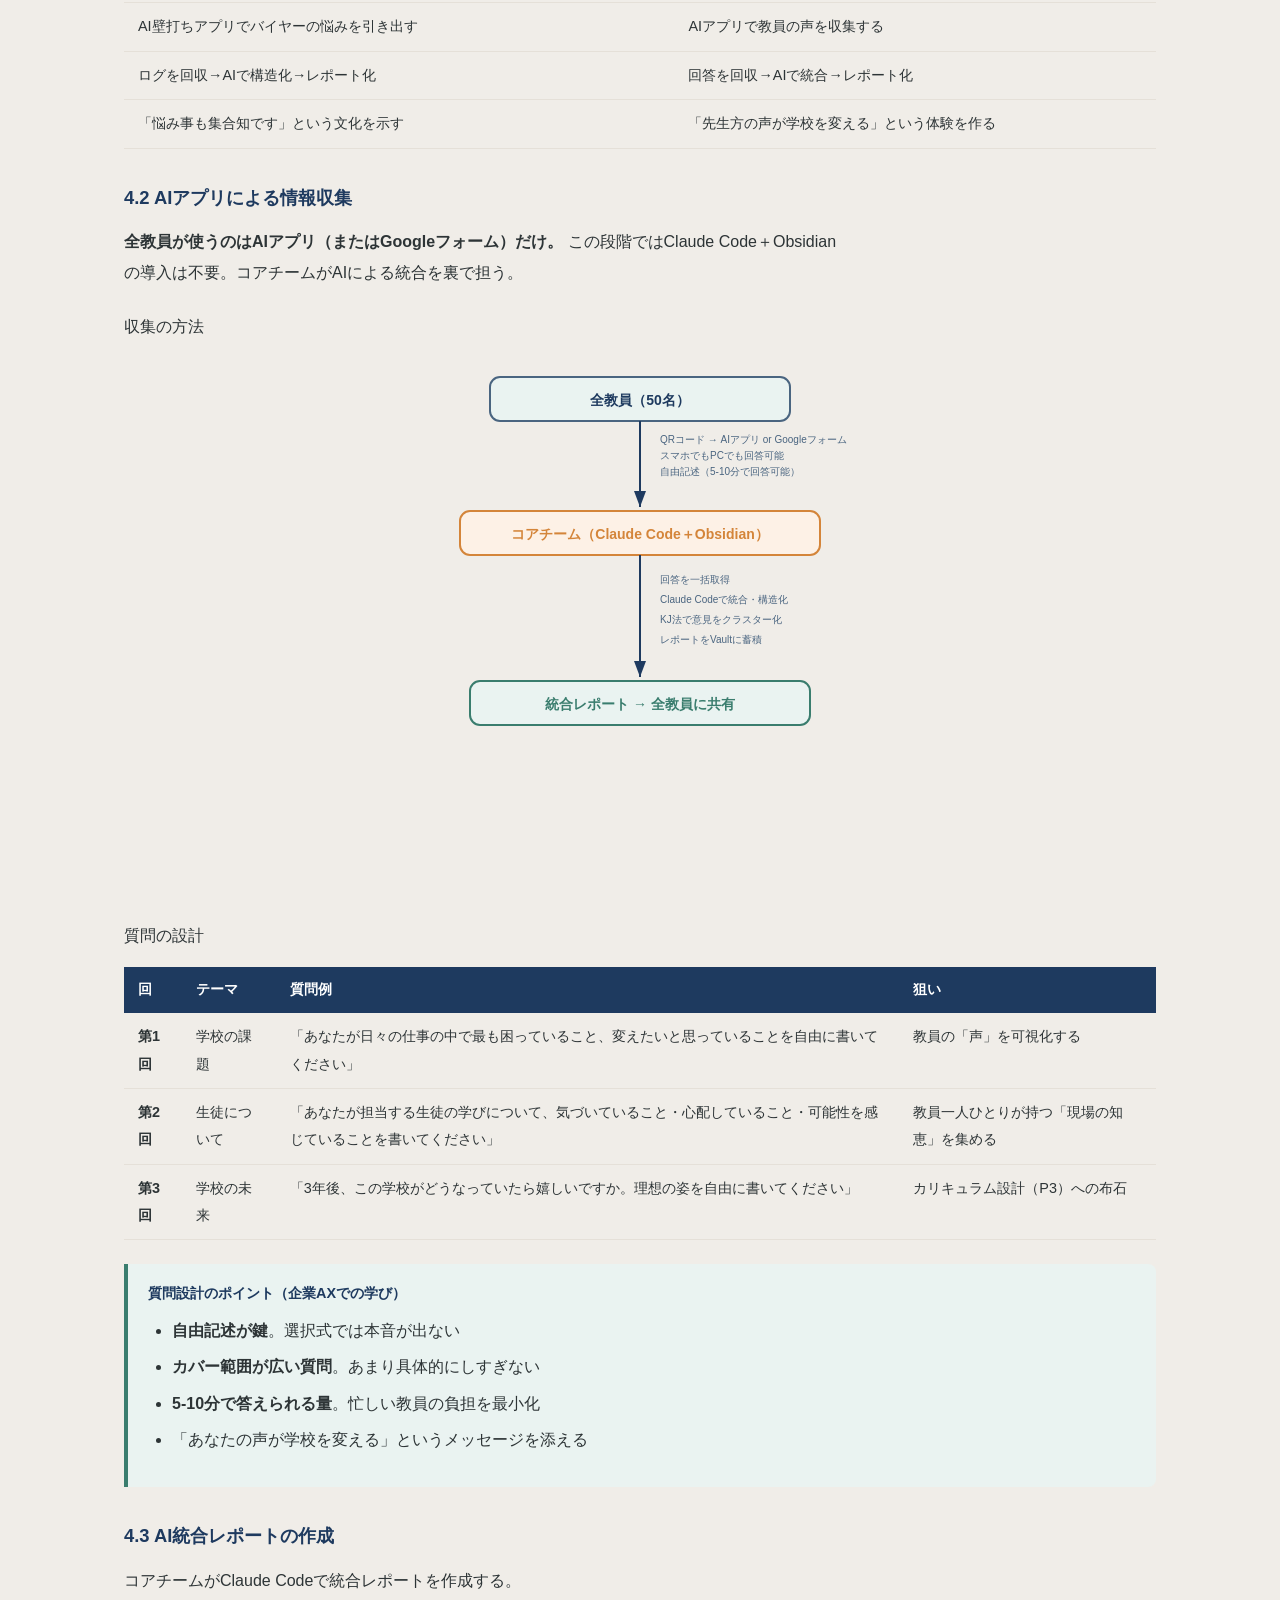
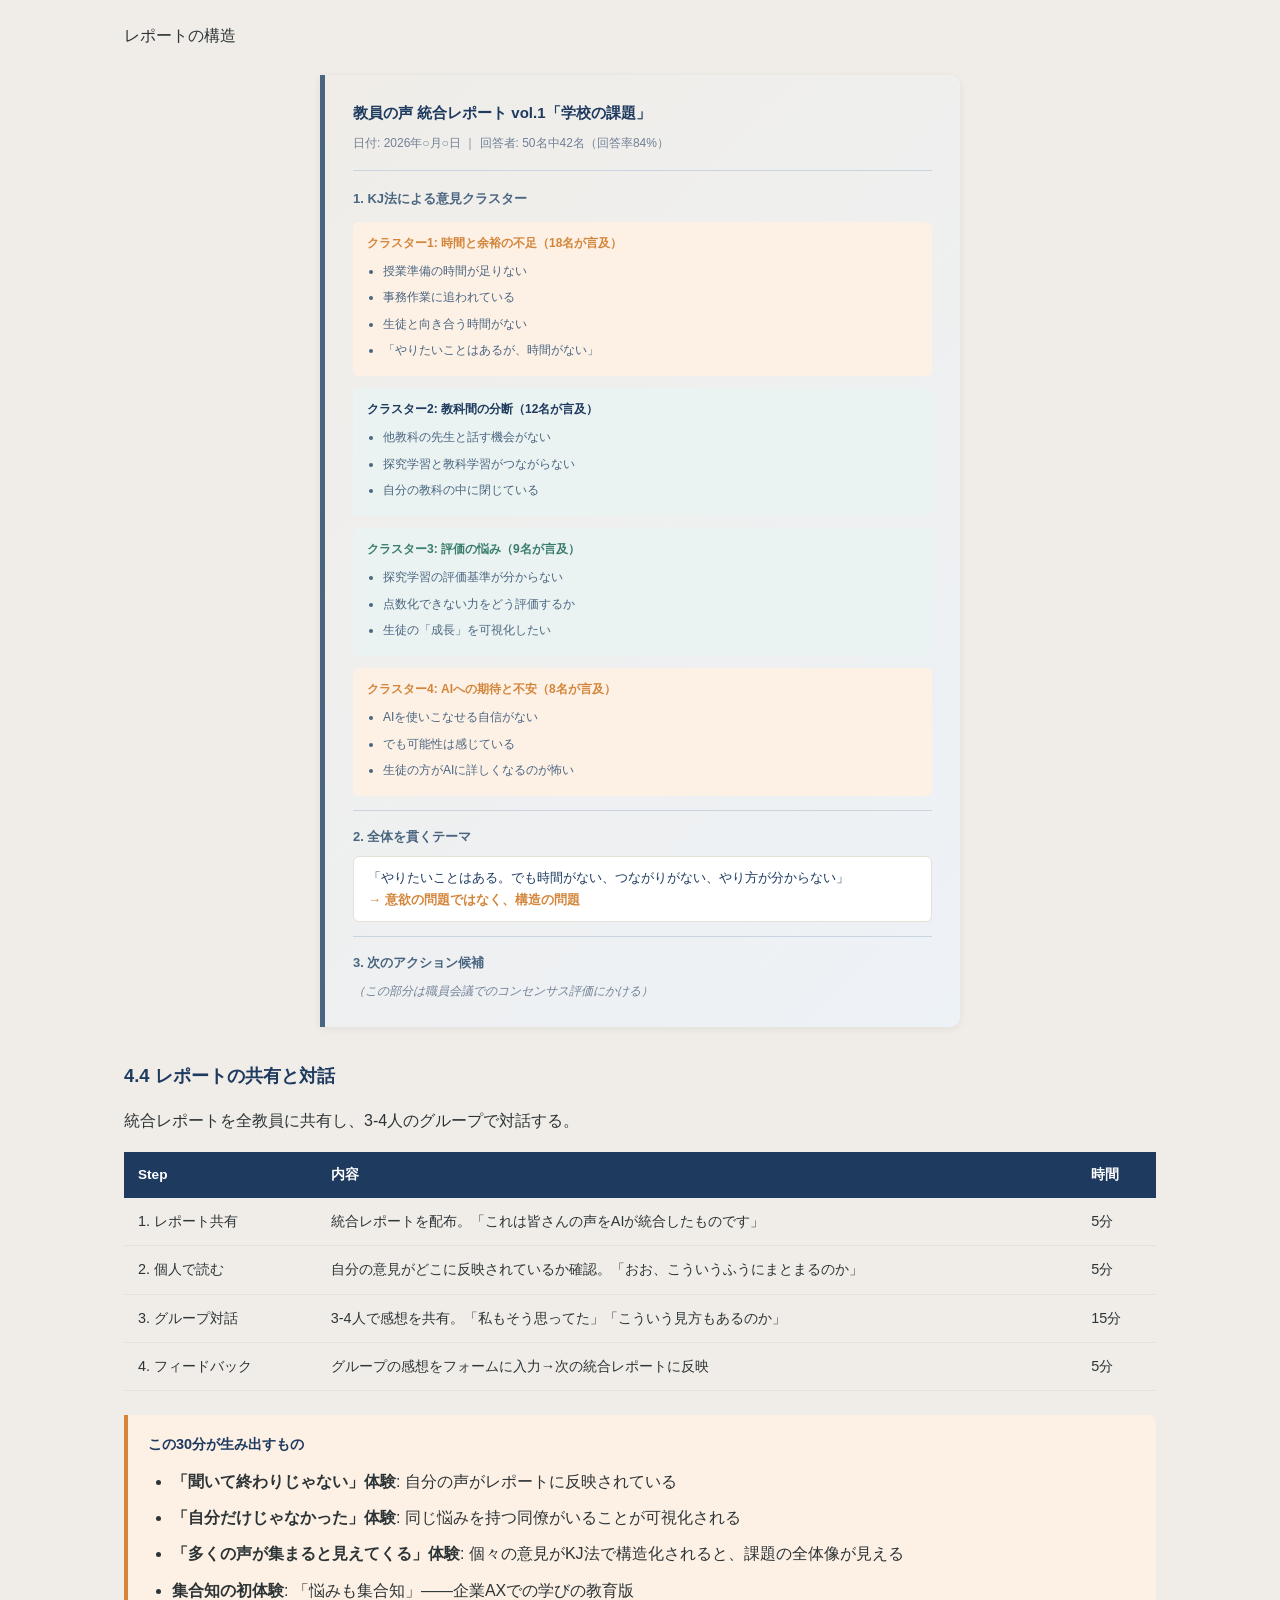
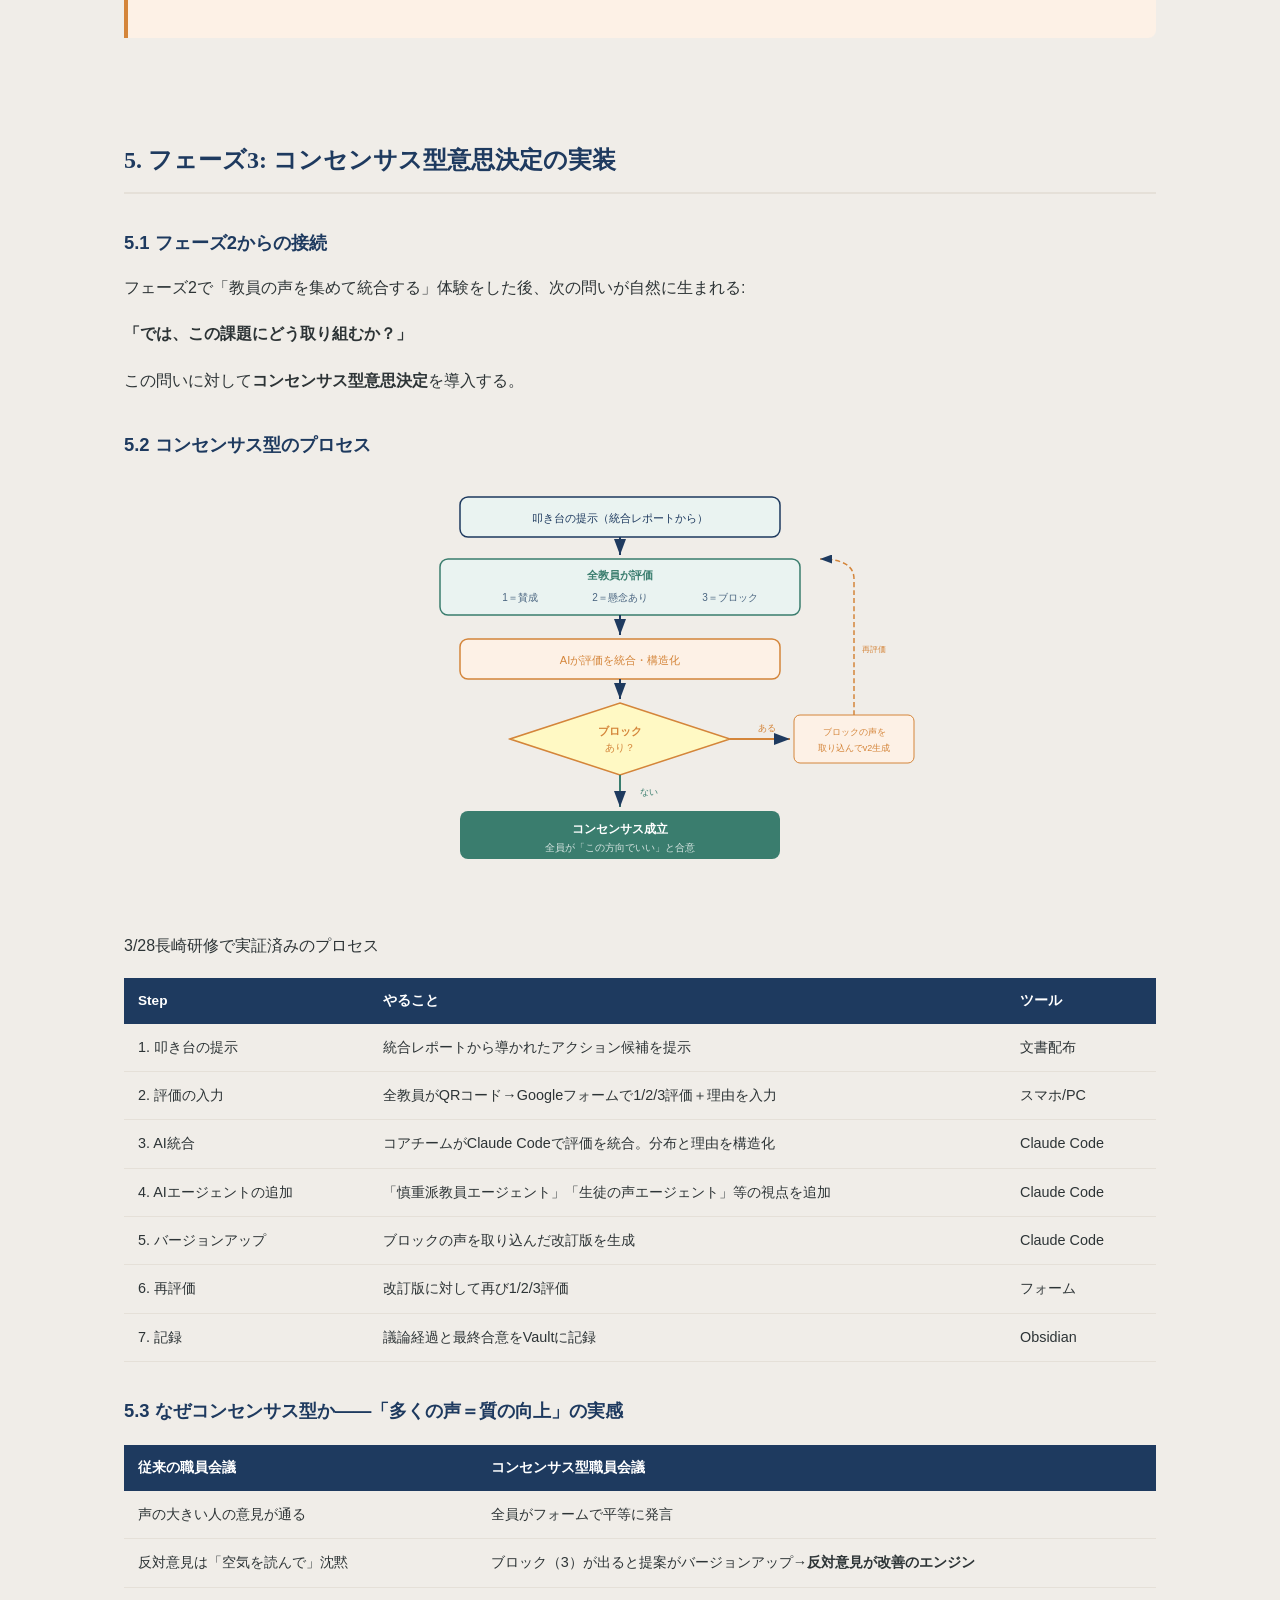
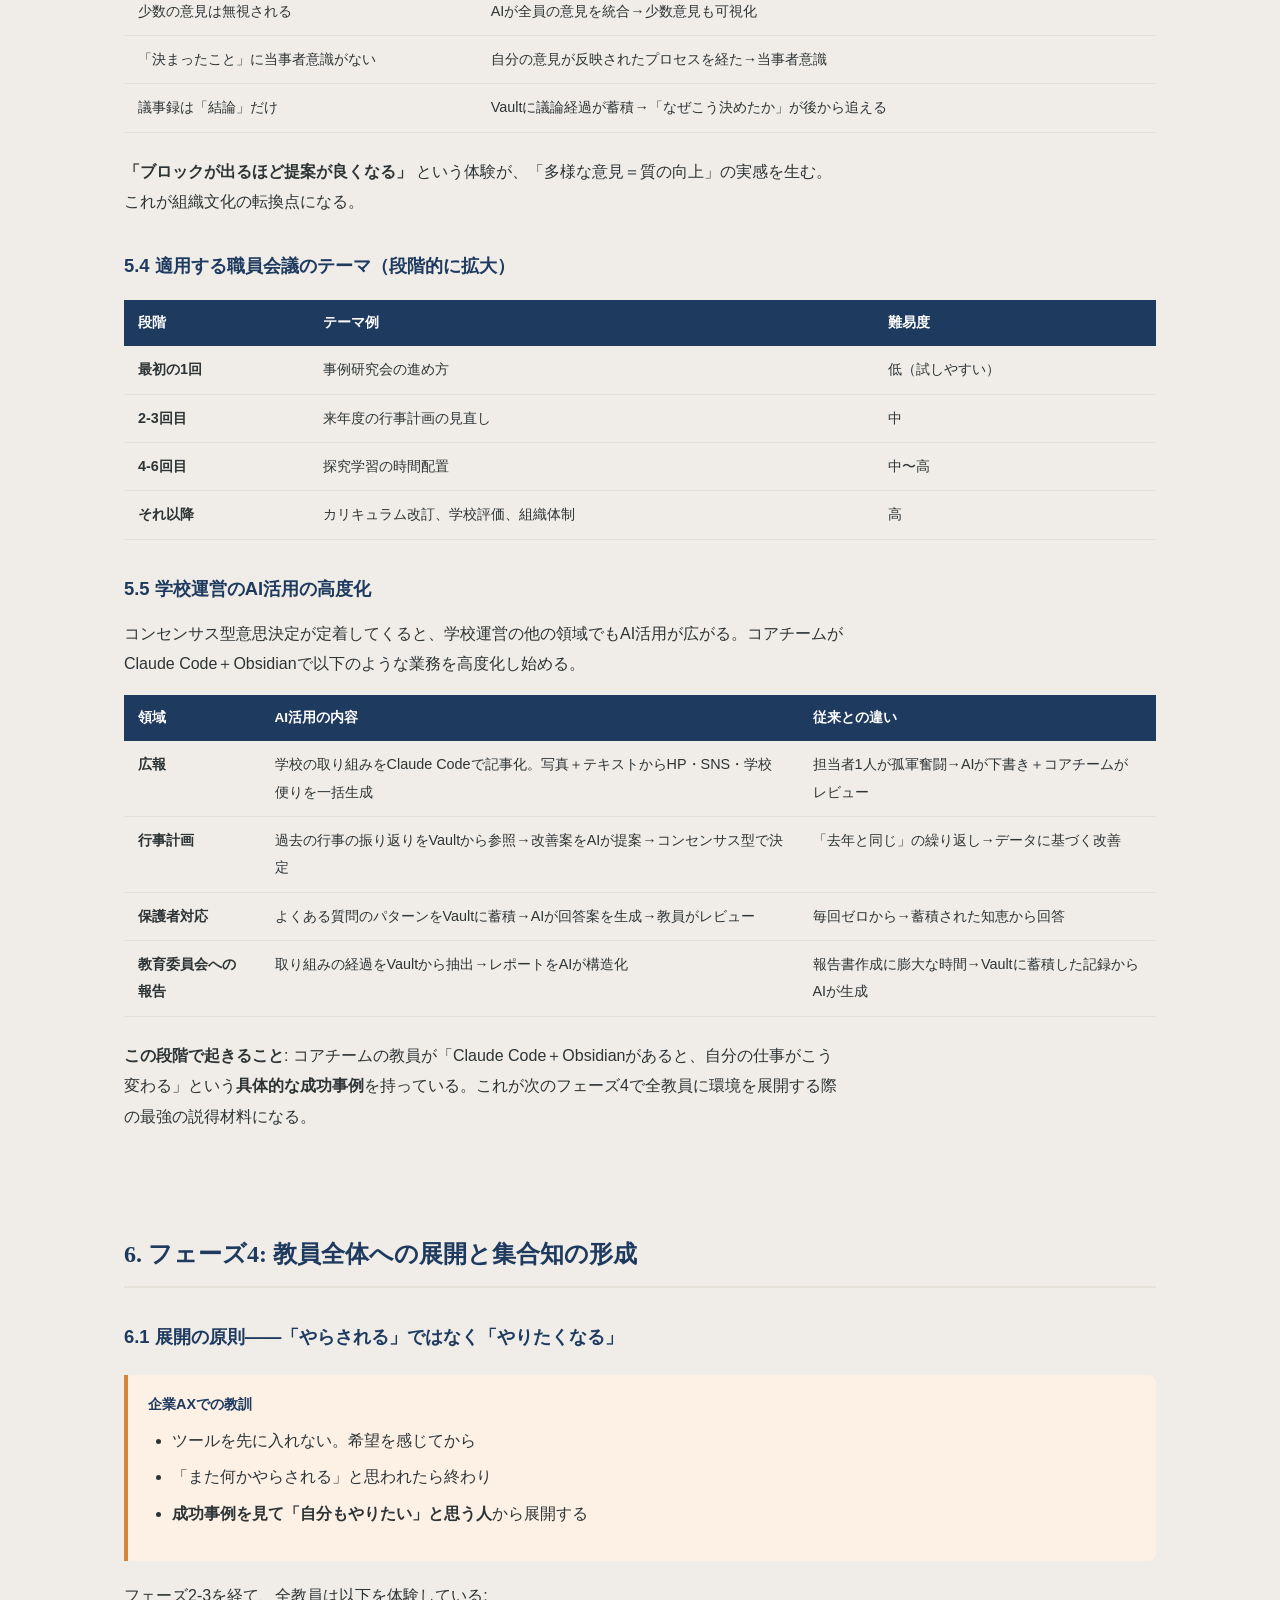
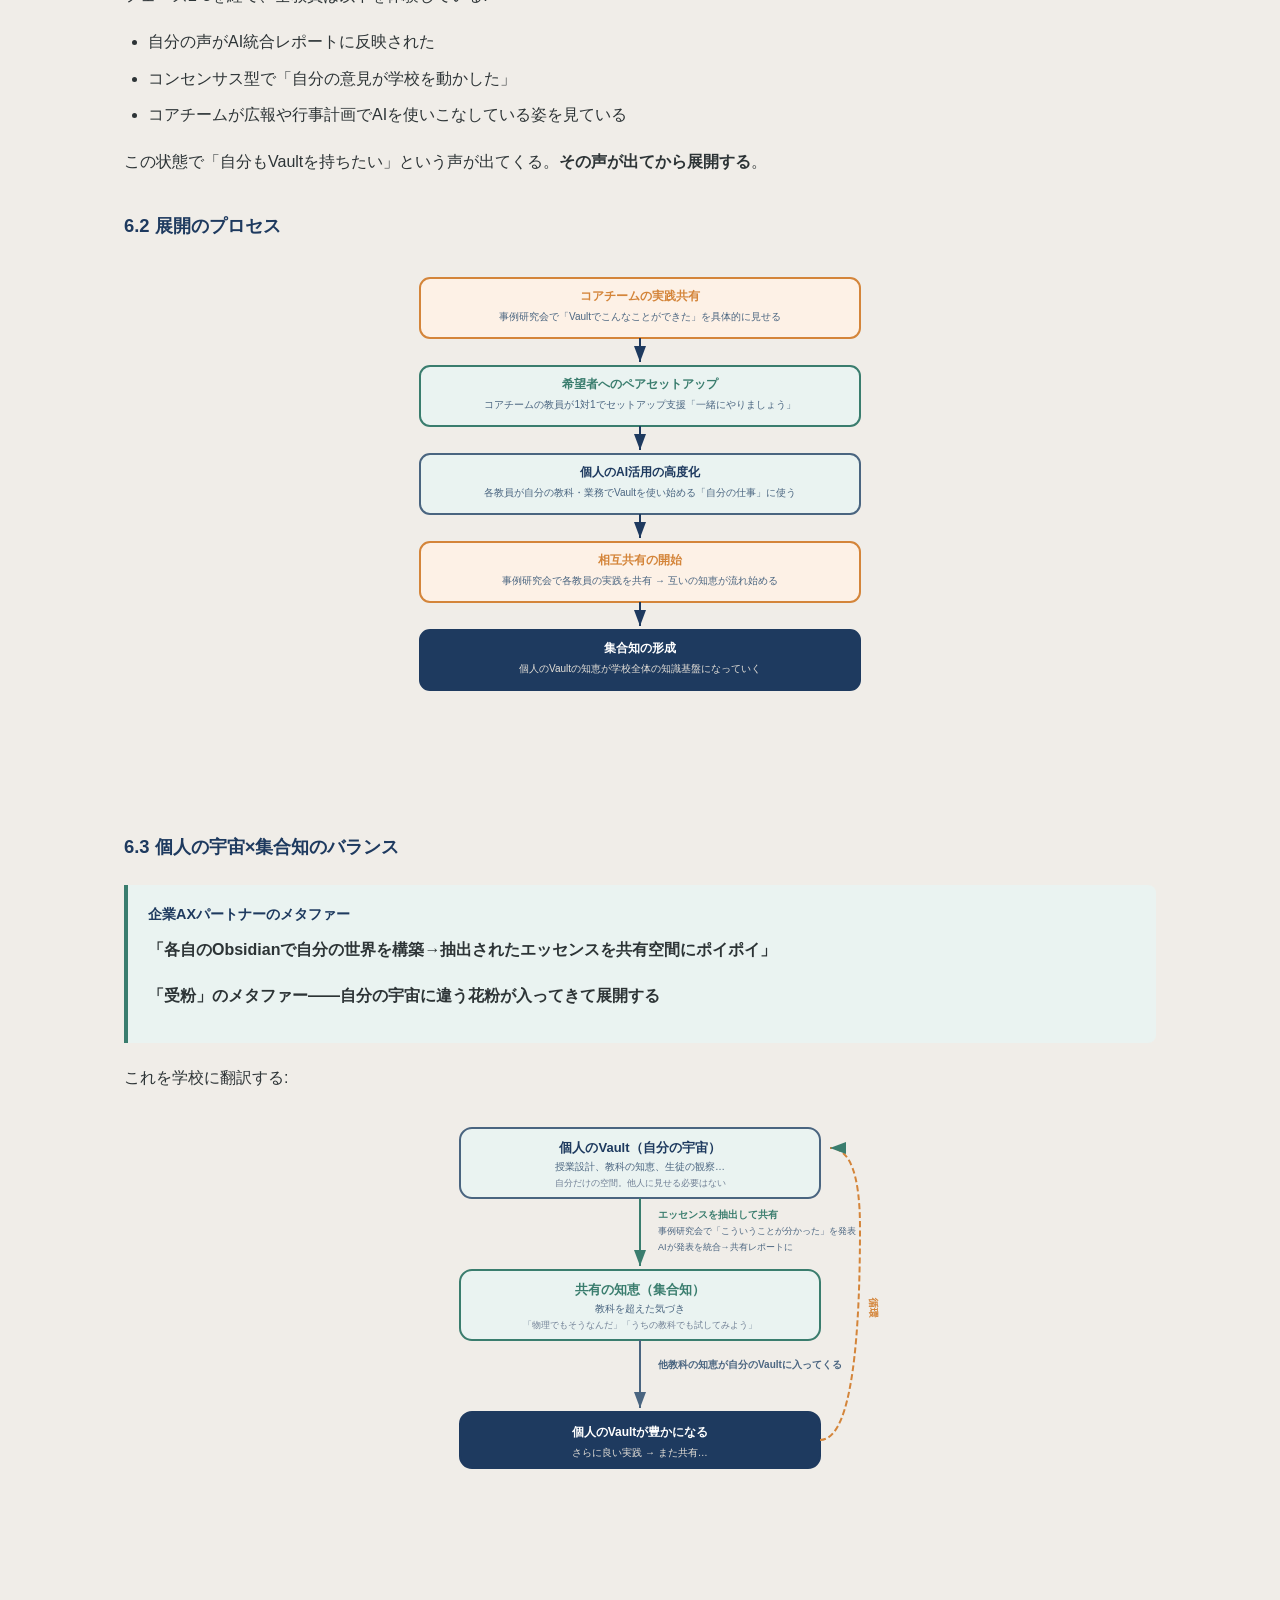
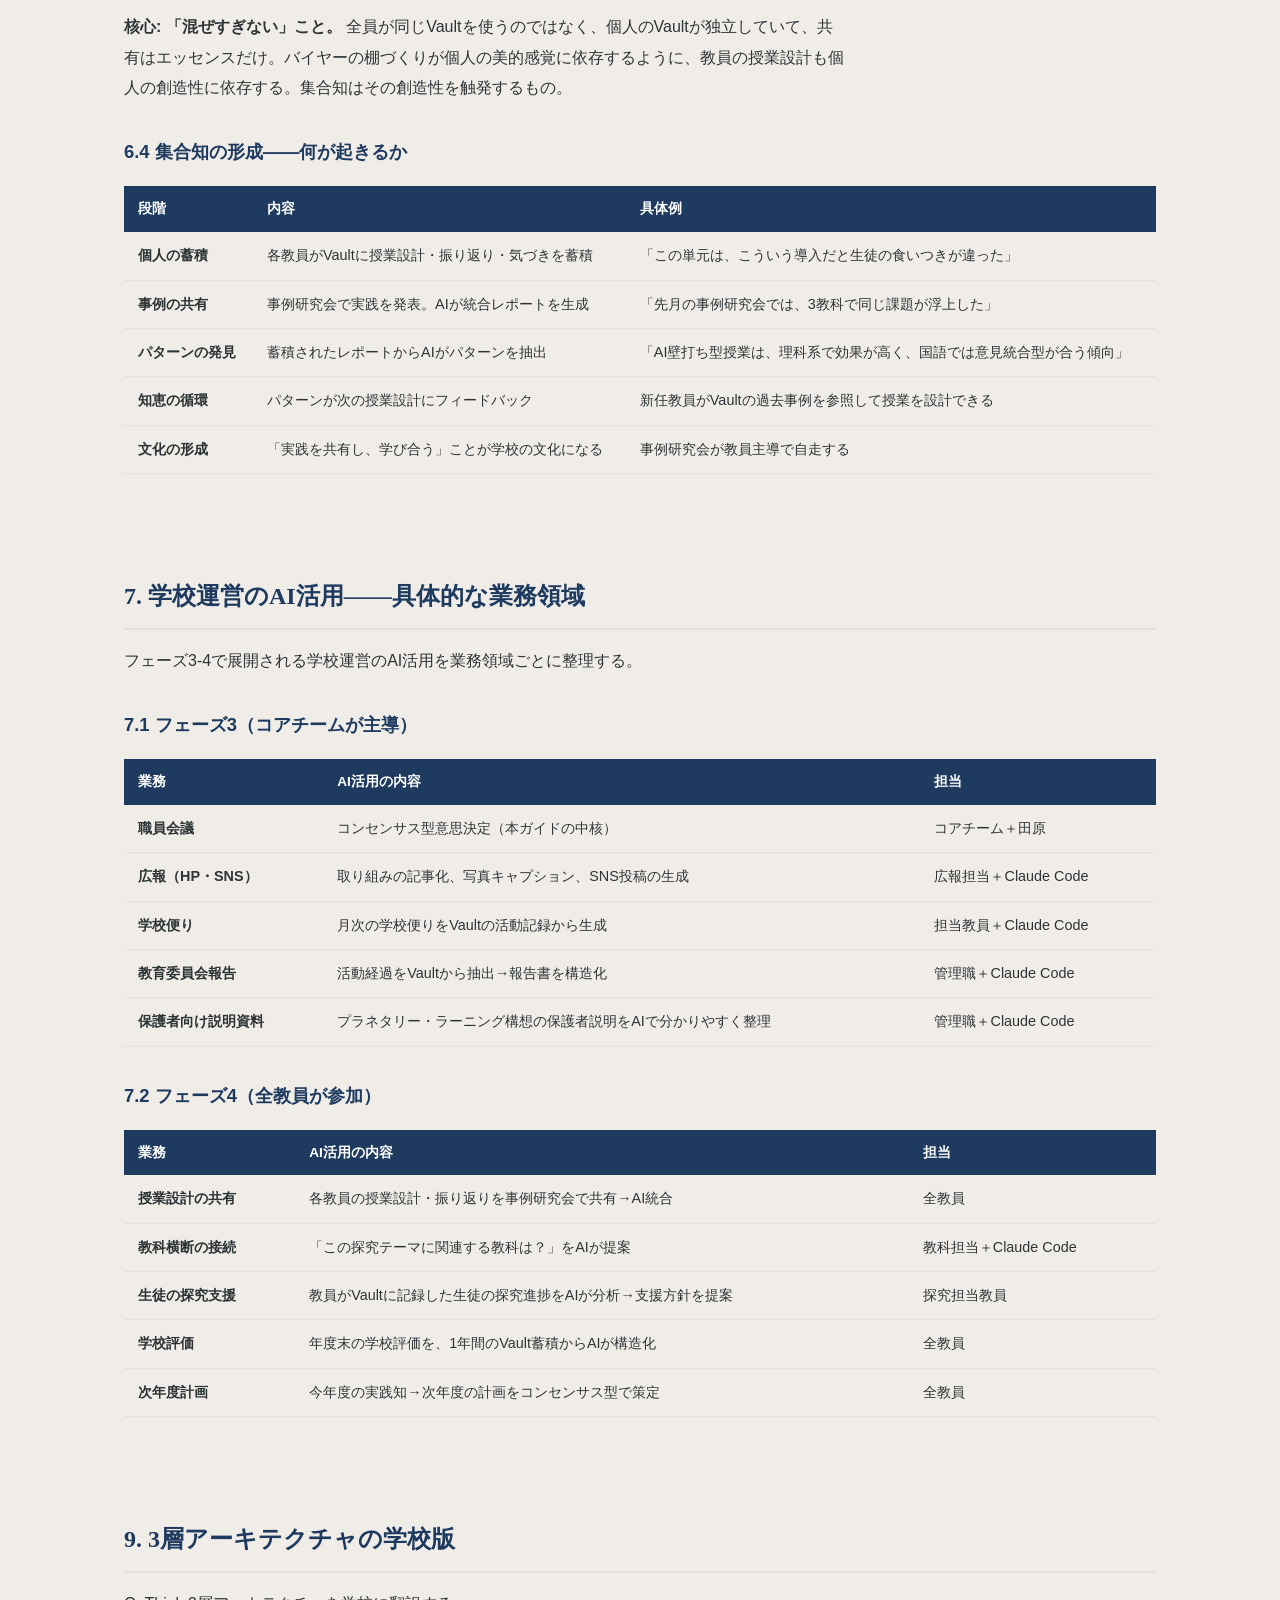
<file: p2.html>
<!DOCTYPE html>
<html lang="ja">
<head>
  <meta charset="UTF-8">
  <meta name="viewport" content="width=device-width, initial-scale=1.0">
  <title>P2: 学校組織開発ガイド — プラネタリー・ラーニング構想</title>
  <link rel="stylesheet" href="style.css">
</head>
<body>

<header>
  <div class="header-inner">
    <div class="site-title"><a href="index.html">プラネタリー・ラーニング構想</a></div>
    <nav>
      <a href="p0.html">世界観</a>
      <a href="competency.html">コンピテンシー</a>
      <a href="process-design.html">全体設計</a>
      <div class="nav-group">
        <span class="nav-group-label">学校づくり</span>
        <div class="nav-dropdown">
          <a href="p1.html">P1: 教員研修</a>
          <a href="p2.html">P2: 学校組織開発</a>
        </div>
      </div>
      <div class="nav-group">
        <span class="nav-group-label">学びづくり</span>
        <div class="nav-dropdown">
          <a href="p3.html">P3: カリキュラム共創</a>
          <a href="p4.html">P4: 授業実践伴走</a>
          <a href="p5.html">P5: 探究学習</a>
        </div>
      </div>
      <a href="career.html">キャリア教育</a>
      <a href="platform.html">プラットフォーム</a>
      <a href="about.html">About Us</a>
    </nav>
  </div>
</header>

<main>

  <div class="page-title">
    <h1>P2: 学校組織開発</h1>
    <div class="page-subtitle">AI共創型全員経営——教員の声が学校を動かす</div>
  </div>



  <!-- ── P1からの接続 ── -->
  <h2>P1で起きたこと → だからP2が必要</h2>

  <p><a href="p1.html">P1（教員研修）</a>の第2回で、教員はGoogleフォーム→AI統合→KJ法→コンセンサス型評価を体験した。WSでは、全員の意見がAIで構造化され「こんなふうにまとまるのか」という驚きがあった。</p>

  <p>そのとき、自然に出てくる問いがある:</p>
  <blockquote><p>「これ、職員会議でもやれないか？」</p></blockquote>

  <p><strong>P2は、その問いに応える。</strong> P1で教員が体験したコンセンサス型意思決定を、学校運営に本格導入するプロセスだ。</p>

  <div class="callout tip">
    <div class="callout-title">世界観との接続</div>
    <p><a href="p0.html">世界観ページ</a>で定義した「<strong>多様な声が集まるほど意思決定の質が高まる——AI時代の参加型民主主義教育</strong>」。P2は、その原理を学校運営レベルで実装するプロセスである。教員が体験したことを、生徒も体験する。3つのレベル（教育委員会・教員・生徒）で同じOSが作動する。</p>
  </div>

  <div class="callout">
    <div class="callout-title">P2で教員が体験するコンピテンシー</div>
    <p>P2の4つのフェーズは、<a href="competency.html">AI PROOFコンピテンシー</a>の実践の場でもある:</p>
    <table>
      <tr><th>フェーズ</th><th>体験するコンピテンシー</th></tr>
      <tr><td><strong>フェーズ1</strong>: コアチーム立ち上げ</td><td><strong>1. 仕組み化と再投資</strong> — Vaultで業務を仕組み化し、空いた時間で創造的な仕事に取り組む</td></tr>
      <tr><td><strong>フェーズ2</strong>: 教員の声を集める</td><td><strong>4. 知の形式知化と接続</strong> — 教員の暗黙知をAIで構造化し、知恵としてつなげる</td></tr>
      <tr><td><strong>フェーズ3</strong>: コンセンサス型意思決定</td><td><strong>6. 合意形成と共創</strong> — 多様な声を統合し、全員が参画する合意を形成する</td></tr>
      <tr><td><strong>フェーズ4</strong>: 集合知の形成</td><td><strong>3. パターン発見</strong> — 蓄積された事例から共通パターンを見出す</td></tr>
    </table>
  </div>

  <div class="callout tip">
    <div class="callout-title">実証済みの方法</div>
    <p>P2のコンセンサス型意思決定は、<strong>長崎県教育委員会</strong>（7名、2026年3月）で実証済み。「本当の意味での民主主義が実現していく夢を抱かせる話だった」（馬場さん）。また、企業4社でのAI組織変革（AX）で検証済みの方法論を学校に翻訳している。詳細は<a href="about.html">About Us</a>を参照。</p>
  </div>

  <div class="callout">
    <div class="callout-title">窓が支える「組織として変わる」プロセス</div>
    <p>P2が扱うのは「組織として変わる」こと。Claude Code＋Obsidianで全員の声を集め、AIで統合する仕組みは整う。しかし現場では、<strong>担当の先生だけが外部とやり取りし、他の先生には何が動いているか見えない</strong>という状態が起きやすい。</p>
    <p>MUSVIの窓は、外部者を呼び込むためだけのものではない。<strong>関係の気配や議論の動きを複数の教員が共有しながら、学校全体で運用体を育てる場</strong>になる。全員の声を集める仕組みの外側で、全員が「何かが動いている」ことを感じ取れる——それが組織文化の転換を支える。</p>
  </div>

  <!-- Section 1 -->
  <h2 id="sec1">1. なぜ学校組織開発にAIか</h2>

  <h3>1.1 馬場さんの問題意識</h3>
  <div class="voice-block">
    「50人の先生がいても取り組むのは2-3人。1日30時間のうち3-4時間しか変わらない。それでは生徒にとって学びが変わったとは言えない。20時間、できれば30時間全部変わってほしい」
    <div class="voice-attribution">——馬場さん（長崎県教育委員会 高校教育課）</div>
  </div>
  <p>この問題は、個々の教員の研修（<a href="p1.html">P1</a>）だけでは解決しない。<strong>学校の意思決定の仕組み</strong>と<strong>教員間の知識の流れ</strong>を変える必要がある。</p>

  <h3>1.2 従来の学校組織の構造</h3>
  <div style="text-align:center; margin:24px 0;">
    <svg viewBox="0 0 740 230" width="100%" style="max-width:740px;" xmlns="http://www.w3.org/2000/svg" font-family="sans-serif">
      <defs><marker id="bp1" markerWidth="8" markerHeight="6" refX="8" refY="3" orient="auto"><polygon points="0 0, 8 3, 0 6" fill="#1E3A5F"/></marker></defs>
      <!-- 従来 -->
      <text x="170" y="18" text-anchor="middle" font-size="13" font-weight="bold" fill="#D4853A">従来の学校組織</text>
      <rect x="80" y="28" width="180" height="34" rx="6" fill="#1E3A5F"/><text x="170" y="50" text-anchor="middle" font-size="11" fill="#fff">教育委員会</text>
      <line x1="170" y1="62" x2="170" y2="78" stroke="#1E3A5F" stroke-width="1.5" marker-end="url(#bp1)"/>
      <text x="215" y="74" font-size="8" fill="#8D8A85">通達・方針</text>
      <rect x="100" y="82" width="140" height="34" rx="6" fill="#FDF1E6" stroke="#D4853A"/><text x="170" y="104" text-anchor="middle" font-size="11" fill="#D4853A">校長・教頭</text>
      <line x1="170" y1="116" x2="170" y2="132" stroke="#1E3A5F" stroke-width="1.5" marker-end="url(#bp1)"/>
      <text x="215" y="128" font-size="8" fill="#8D8A85">指示・伝達</text>
      <rect x="60" y="136" width="220" height="34" rx="6" fill="#EAF3F1" stroke="#1E3A5F"/><text x="170" y="158" text-anchor="middle" font-size="11" fill="#1E3A5F">各教員（バラバラ）</text>
      <text x="170" y="190" text-anchor="middle" font-size="9" fill="#8D8A85">声の大きい人の意見が通る</text>
      <text x="170" y="205" text-anchor="middle" font-size="9" fill="#8D8A85">知識共有は偶発的</text>

      <!-- 矢印 -->
      <text x="380" y="100" text-anchor="middle" font-size="28" fill="#D4853A">→</text>

      <!-- AI共創型 -->
      <text x="570" y="18" text-anchor="middle" font-size="13" font-weight="bold" fill="#3A7D6E">AI共創型全員経営</text>
      <rect x="450" y="28" width="240" height="30" rx="6" fill="#EAF3F1" stroke="#3A7D6E"/><text x="570" y="48" text-anchor="middle" font-size="10" fill="#3A7D6E">全教員がAIアプリに意見を入力</text>
      <line x1="570" y1="58" x2="570" y2="70" stroke="#3A7D6E" stroke-width="1.5" marker-end="url(#bp1)"/>
      <rect x="450" y="74" width="240" height="30" rx="6" fill="#FDF1E6" stroke="#D4853A"/><text x="570" y="94" text-anchor="middle" font-size="10" fill="#D4853A">AIが統合 → 集合知レポート</text>
      <line x1="570" y1="104" x2="570" y2="116" stroke="#3A7D6E" stroke-width="1.5" marker-end="url(#bp1)"/>
      <rect x="450" y="120" width="240" height="30" rx="6" fill="#EAF3F1" stroke="#1E3A5F"/><text x="570" y="140" text-anchor="middle" font-size="10" fill="#1E3A5F">コンセンサス型で意思決定</text>
      <line x1="570" y1="150" x2="570" y2="162" stroke="#3A7D6E" stroke-width="1.5" marker-end="url(#bp1)"/>
      <rect x="450" y="166" width="240" height="30" rx="6" fill="#1E3A5F"/><text x="570" y="186" text-anchor="middle" font-size="10" fill="#fff">全員が「反映された」と実感</text>
      <path d="M690,181 Q720,181 720,94 Q720,74 700,74" fill="none" stroke="#3A7D6E" stroke-width="1" stroke-dasharray="4,3"/>
      <text x="728" y="130" font-size="8" fill="#3A7D6E" transform="rotate(90,728,130)">蓄積→賢くなる</text>
    </svg>
  </div>

  <p><strong>核心: 「多くの声が集まるほど、意思決定の質が上がる」ことをAIが実現する。</strong></p>
  <p>従来、多くの意見を集めても、統合する手段がなかった。AIが統合を担うことで、<strong>多様性が邪魔ではなく資産になる</strong>。これが「AI共創型全員経営」の意味。</p>

  <!-- Section 1b: 企業AXとの同型性（旧セクション8から移動） -->
  <h2 id="sec1b">2. なぜこの方法が動くのか——企業AXとの同型性</h2>

  <p>この方法は理念ではない。<strong>企業4社のAI組織変革（AX）で検証済みの方法論</strong>を学校に翻訳したものだ。組織が変わらない構造は、企業も学校も同じだからだ。</p>

  <table>
    <tr><th>ドラッグストア（企業）</th><th>学校（P2）</th></tr>
    <tr><td>バイヤー20名の暗黙知が個人に閉じている</td><td>教員50名の教育実践知が個人に閉じている</td></tr>
    <tr><td>AI壁打ちアプリでバイヤーの悩みを引き出す</td><td>AIアプリで教員の声を収集する</td></tr>
    <tr><td>AIで統合→「悩みも集合知」の体験</td><td>AIで統合→「教員の声が学校を変える」体験</td></tr>
    <tr><td>個人のObsidianで自分の世界を構築</td><td>個人の保管庫（Vault）で授業設計・振り返りを蓄積</td></tr>
    <tr><td>エッセンスを共有空間に「受粉」</td><td>事例研究会でエッセンスを共有＝「受粉」</td></tr>
    <tr><td>クリエイティビティの解放が目的</td><td>教育の創造性の解放が目的</td></tr>
  </table>

  <h3>企業AXから学ぶ「やってはいけないこと」</h3>
  <table>
    <tr><th>企業AXでの教訓</th><th>学校への翻訳</th></tr>
    <tr><td>「安易な効率化は絶対嫌」</td><td>「AIで仕事を減らします」ではなく「AIで教員の声を活かします」が正しいメッセージ</td></tr>
    <tr><td>バイヤーは自分の授業に口を出されたくない</td><td>教員も同じ。<strong>個人の宇宙を尊重する</strong></td></tr>
    <tr><td>一律の成功パターンは適用できない</td><td>教科ごとに状況が異なる。一律の方法論を押し付けない</td></tr>
    <tr><td>「本当にサポートしてくれると感じたら簡単に開く」</td><td><strong>信頼関係が先。ツールは後。</strong></td></tr>
  </table>

  <!-- Section 2（旧セクション2、番号を3に繰り上げ） -->
  <h2 id="sec2">3. 全体の流れ——4つのフェーズ</h2>

  <div style="text-align:center; margin:24px 0;">
    <svg viewBox="0 0 520 380" width="100%" style="max-width:520px;" xmlns="http://www.w3.org/2000/svg" font-family="sans-serif">
      <defs><marker id="bf1" markerWidth="8" markerHeight="6" refX="8" refY="3" orient="auto"><polygon points="0 0, 8 3, 0 6" fill="#1E3A5F"/></marker></defs>
      <!-- Phase 1 -->
      <rect x="60" y="10" width="400" height="56" rx="10" fill="#FDF1E6" stroke="#D4853A" stroke-width="2"/>
      <text x="260" y="30" text-anchor="middle" font-size="12" font-weight="bold" fill="#D4853A">フェーズ1: コアチームの立ち上げ</text>
      <text x="260" y="50" text-anchor="middle" font-size="10" fill="#4A6580">5-10名にClaude Code＋Obsidian環境を導入</text>
      <line x1="260" y1="66" x2="260" y2="86" stroke="#1E3A5F" stroke-width="2" marker-end="url(#bf1)"/>
      <!-- Phase 2 -->
      <rect x="60" y="90" width="400" height="56" rx="10" fill="#EAF3F1" stroke="#3A7D6E" stroke-width="2"/>
      <text x="260" y="110" text-anchor="middle" font-size="12" font-weight="bold" fill="#3A7D6E">フェーズ2: 教員の声を集める</text>
      <text x="260" y="130" text-anchor="middle" font-size="10" fill="#4A6580">AIアプリで収集 → AI統合レポート → 対話</text>
      <line x1="260" y1="146" x2="260" y2="166" stroke="#1E3A5F" stroke-width="2" marker-end="url(#bf1)"/>
      <!-- Phase 3 -->
      <rect x="60" y="170" width="400" height="56" rx="10" fill="#EAF3F1" stroke="#1E3A5F" stroke-width="2"/>
      <text x="260" y="190" text-anchor="middle" font-size="12" font-weight="bold" fill="#1E3A5F">フェーズ3: コンセンサス型意思決定</text>
      <text x="260" y="210" text-anchor="middle" font-size="10" fill="#4A6580">「多くの声＝質の向上」を実感 → AI活用が高度化</text>
      <line x1="260" y1="226" x2="260" y2="246" stroke="#1E3A5F" stroke-width="2" marker-end="url(#bf1)"/>
      <!-- Phase 4 -->
      <rect x="60" y="250" width="400" height="56" rx="10" fill="#FDF1E6" stroke="#D4853A" stroke-width="2"/>
      <text x="260" y="270" text-anchor="middle" font-size="12" font-weight="bold" fill="#D4853A">フェーズ4: 全教員への展開と集合知</text>
      <text x="260" y="290" text-anchor="middle" font-size="10" fill="#4A6580">個人のAI活用高度化 ＋ 相互共有 ＝ 集合知形成</text>
      <!-- フィードバック -->
      <path d="M460,278 Q500,278 500,118 Q500,90 480,90" fill="none" stroke="#8D8A85" stroke-width="1.5" stroke-dasharray="5,3" marker-end="url(#bf1)"/>
      <text x="510" y="190" font-size="9" fill="#8D8A85" transform="rotate(90,510,190)">集合知が質を高める</text>
      <!-- Stage badges -->
      <rect x="62" y="36" width="60" height="16" rx="8" fill="#ffe0b2"/><text x="92" y="48" text-anchor="middle" font-size="8" fill="#bf360c">Stage 1</text>
      <rect x="62" y="116" width="60" height="16" rx="8" fill="#ffe0b2"/><text x="92" y="128" text-anchor="middle" font-size="8" fill="#bf360c">Stage 1</text>
      <rect x="62" y="196" width="60" height="16" rx="8" fill="#ffcc80"/><text x="92" y="208" text-anchor="middle" font-size="8" fill="#bf360c">1→2</text>
      <rect x="62" y="276" width="60" height="16" rx="8" fill="#ffa726"/><text x="92" y="288" text-anchor="middle" font-size="8" fill="#fff">Stage 2</text>
    </svg>
  </div>

  <table>
    <tr><th>フェーズ</th><th>期間の目安</th><th>プラットフォーム</th><th>到達目標</th></tr>
    <tr><td>1. コアチームの立ち上げ</td><td>1-2ヶ月</td><td>Stage 1 開始</td><td>コアチームがClaude Code＋Obsidianを日常的に使える</td></tr>
    <tr><td>2. 教員の声を集める</td><td>2-3ヶ月</td><td>Stage 1（コアチームが運用）</td><td>全教員の声がAI統合レポートになる体験。「聞いて終わりじゃない」実感</td></tr>
    <tr><td>3. コンセンサス型意思決定</td><td>3-6ヶ月</td><td>Stage 1→2 移行</td><td>多くの意見＝意思決定の質向上を実感。学校運営のAI活用が広がる</td></tr>
    <tr><td>4. 全教員への展開</td><td>6-12ヶ月</td><td>Stage 2 確立</td><td>全教員がVaultを持ち、個人のAI活用と集合知が両立</td></tr>
  </table>



  <!-- Section 3 -->
  <h2 id="sec3">3. フェーズ1: 教員コアチームの立ち上げ</h2>

  <h3>3.1 コアチームの選定</h3>
  <table>
    <tr><th>条件</th><th>理由</th></tr>
    <tr><td><strong>5-10名</strong></td><td>多すぎるとセットアップに時間がかかる。少なすぎると事例の多様性が出ない</td></tr>
    <tr><td><strong>情報担当教員を含む</strong></td><td>技術的なトラブルシューティングの拠点</td></tr>
    <tr><td><strong>異なる教科から</strong></td><td>教科横断の視点が生まれる</td></tr>
    <tr><td><strong>管理職を1名含む</strong></td><td>組織開発の意思決定に直結させるため</td></tr>
    <tr><td><strong>必ずしも「意欲的」でなくてよい</strong></td><td>「ふつうの先生」が使えることが、全教員展開の鍵</td></tr>
  </table>

  <h3>3.2 環境セットアップ</h3>
  <p>P1（教員研修）の第3回で、コアチームが自分のVaultを作る。</p>
  <div style="margin:24px auto; max-width:520px;">
    <pre style="background:#F0EDE8; border:2px solid #E5E0D8; border-radius:10px; padding:20px 24px; font-family:'Consolas','Monaco','Courier New',monospace; font-size:13px; line-height:1.8; color:#1E3A5F; overflow-x:auto;"><code>各教員のPC
├── Obsidian（インストール）
├── Claude Code（インストール）
├── 個人Vault/
│   ├── CLAUDE.md          ← 学校情報・担当教科・方針
│   ├── 授業設計/           ← 授業のアイデア・振り返り
│   ├── 組織開発/           ← 職員会議の記録・レポート
│   └── 研修記録/           ← 事例研究会の気づき
└── Git（版管理）</code></pre>
  </div>

  <div class="callout tip">
    <div class="callout-title">セットアップの原則</div>
    <p><strong>北田が1人ずつセットアップを支援する。</strong> 「全員集めて一斉に」ではなく、個別に。教員のPCの状態はバラバラなので、一斉セットアップは失敗する（企業AXでの教訓）。</p>
  </div>

  <h3>3.3 コアチームの最初の活動</h3>
  <p>コアチームが最初にやることは、<strong>自分の仕事にVaultを使うこと</strong>。</p>

  <table>
    <tr><th>活動</th><th>内容</th></tr>
    <tr><td><strong>授業設計をVaultに記録</strong></td><td>「来週の授業どうしよう」をClaude Codeに壁打ち→授業案をVaultに保存→実施後に振り返りを追記</td></tr>
    <tr><td><strong>事例研究会の記録</strong></td><td>P1の事例研究会で出た気づきをVaultに記録→次回の事例研究会で前回の記録を参照</td></tr>
    <tr><td><strong>フェーズ2の準備</strong></td><td>全教員向けAIアプリの質問設計に参加（コアチームが「設計者」の立場になる）</td></tr>
  </table>

  <p><strong>核心: コアチームは「モルモット」ではなく「設計者」。</strong> 全教員への展開を一緒に考えるメンバーとして位置づける。</p>



  <!-- Section 4 -->
  <h2 id="sec4">4. フェーズ2: AIアプリで教員の声を集める</h2>

  <h3>4.1 企業AXでの教訓——ツールの前に「声を聴く」</h3>

  <div class="callout important">
    <div class="callout-title">企業AXパートナーの原則</div>
    <p><strong>「Obsidian/Claude Codeの導入は『希望を感じてから』——ツールを先に入れない」</strong></p>
    <p><strong>「まずポジティブ体験を作る → 自分たちの声が聞かれる取り組みだと感じてもらう」</strong></p>
  </div>

  <p>この原則を学校に翻訳する:</p>

  <table>
    <tr><th>ドラッグストア（企業）</th><th>学校</th></tr>
    <tr><td>バイヤーは疲弊し「また何かやらされるのでは」とディフェンシブ</td><td>教員も多忙で「また新しいことを押し付けられる」と警戒</td></tr>
    <tr><td>AI壁打ちアプリでバイヤーの悩みを引き出す</td><td>AIアプリで教員の声を収集する</td></tr>
    <tr><td>ログを回収→AIで構造化→レポート化</td><td>回答を回収→AIで統合→レポート化</td></tr>
    <tr><td>「悩み事も集合知です」という文化を示す</td><td>「先生方の声が学校を変える」という体験を作る</td></tr>
  </table>

  <h3>4.2 AIアプリによる情報収集</h3>
  <p><strong>全教員が使うのはAIアプリ（またはGoogleフォーム）だけ。</strong> この段階ではClaude Code＋Obsidianの導入は不要。コアチームがAIによる統合を裏で担う。</p>

  <h4>収集の方法</h4>
  <div style="text-align:center; margin:24px 0;">
    <svg viewBox="0 0 460 520" width="100%" style="max-width:460px;" xmlns="http://www.w3.org/2000/svg" font-family="sans-serif">
      <defs><marker id="vc1" markerWidth="8" markerHeight="6" refX="8" refY="3" orient="auto"><polygon points="0 0, 8 3, 0 6" fill="#1E3A5F"/></marker></defs>
      <!-- 全教員 -->
      <rect x="80" y="10" width="300" height="44" rx="10" fill="#EAF3F1" stroke="#4A6580" stroke-width="2"/>
      <text x="230" y="38" text-anchor="middle" font-size="14" font-weight="bold" fill="#1E3A5F">全教員（50名）</text>
      <!-- 矢印1 -->
      <line x1="230" y1="54" x2="230" y2="140" stroke="#1E3A5F" stroke-width="2" marker-end="url(#vc1)"/>
      <!-- 説明テキスト -->
      <text x="250" y="76" font-size="10" fill="#4A6580">QRコード → AIアプリ or Googleフォーム</text>
      <text x="250" y="92" font-size="10" fill="#4A6580">スマホでもPCでも回答可能</text>
      <text x="250" y="108" font-size="10" fill="#4A6580">自由記述（5-10分で回答可能）</text>
      <!-- コアチーム -->
      <rect x="50" y="144" width="360" height="44" rx="10" fill="#FDF1E6" stroke="#D4853A" stroke-width="2"/>
      <text x="230" y="172" text-anchor="middle" font-size="14" font-weight="bold" fill="#D4853A">コアチーム（Claude Code＋Obsidian）</text>
      <!-- 矢印2 -->
      <line x1="230" y1="188" x2="230" y2="310" stroke="#1E3A5F" stroke-width="2" marker-end="url(#vc1)"/>
      <!-- 説明テキスト2 -->
      <text x="250" y="216" font-size="10" fill="#4A6580">回答を一括取得</text>
      <text x="250" y="236" font-size="10" fill="#4A6580">Claude Codeで統合・構造化</text>
      <text x="250" y="256" font-size="10" fill="#4A6580">KJ法で意見をクラスター化</text>
      <text x="250" y="276" font-size="10" fill="#4A6580">レポートをVaultに蓄積</text>
      <!-- 統合レポート -->
      <rect x="60" y="314" width="340" height="44" rx="10" fill="#EAF3F1" stroke="#3A7D6E" stroke-width="2"/>
      <text x="230" y="342" text-anchor="middle" font-size="14" font-weight="bold" fill="#3A7D6E">統合レポート → 全教員に共有</text>
    </svg>
  </div>

  <h4>質問の設計</h4>
  <table>
    <tr><th>回</th><th>テーマ</th><th>質問例</th><th>狙い</th></tr>
    <tr><td><strong>第1回</strong></td><td>学校の課題</td><td>「あなたが日々の仕事の中で最も困っていること、変えたいと思っていることを自由に書いてください」</td><td>教員の「声」を可視化する</td></tr>
    <tr><td><strong>第2回</strong></td><td>生徒について</td><td>「あなたが担当する生徒の学びについて、気づいていること・心配していること・可能性を感じていることを書いてください」</td><td>教員一人ひとりが持つ「現場の知恵」を集める</td></tr>
    <tr><td><strong>第3回</strong></td><td>学校の未来</td><td>「3年後、この学校がどうなっていたら嬉しいですか。理想の姿を自由に書いてください」</td><td>カリキュラム設計（P3）への布石</td></tr>
  </table>

  <div class="callout tip">
    <div class="callout-title">質問設計のポイント（企業AXでの学び）</div>
    <ul>
      <li><strong>自由記述が鍵</strong>。選択式では本音が出ない</li>
      <li><strong>カバー範囲が広い質問</strong>。あまり具体的にしすぎない</li>
      <li><strong>5-10分で答えられる量</strong>。忙しい教員の負担を最小化</li>
      <li>「あなたの声が学校を変える」というメッセージを添える</li>
    </ul>
  </div>

  <h3>4.3 AI統合レポートの作成</h3>
  <p>コアチームがClaude Codeで統合レポートを作成する。</p>

  <h4>レポートの構造</h4>
  <div style="margin:24px auto; max-width:640px; background:linear-gradient(135deg, #F0EDE8 0%, #edf2f7 100%); border-left:5px solid #4A6580; border-radius:0 10px 10px 0; padding:24px 28px; box-shadow:0 2px 8px rgba(0,0,0,0.06);">
    <div style="font-size:15px; font-weight:bold; color:#1E3A5F; margin-bottom:4px;">教員の声 統合レポート vol.1「学校の課題」</div>
    <div style="font-size:12px; color:#718096; margin-bottom:16px;">日付: 2026年○月○日 ｜ 回答者: 50名中42名（回答率84%）</div>
    <hr style="border:none; border-top:1px solid #cbd5e0; margin:0 0 16px 0;">
    <div style="font-size:13px; font-weight:bold; color:#4A6580; margin-bottom:10px;">1. KJ法による意見クラスター</div>
    <div style="margin-bottom:12px; padding:10px 14px; background:#FDF1E6; border-radius:6px;">
      <div style="font-size:12px; font-weight:bold; color:#D4853A;">クラスター1: 時間と余裕の不足（18名が言及）</div>
      <ul style="margin:6px 0 0 16px; padding:0; font-size:12px; color:#4A6580; line-height:1.7;">
        <li>授業準備の時間が足りない</li><li>事務作業に追われている</li><li>生徒と向き合う時間がない</li><li>「やりたいことはあるが、時間がない」</li>
      </ul>
    </div>
    <div style="margin-bottom:12px; padding:10px 14px; background:#EAF3F1; border-radius:6px;">
      <div style="font-size:12px; font-weight:bold; color:#1E3A5F;">クラスター2: 教科間の分断（12名が言及）</div>
      <ul style="margin:6px 0 0 16px; padding:0; font-size:12px; color:#4A6580; line-height:1.7;">
        <li>他教科の先生と話す機会がない</li><li>探究学習と教科学習がつながらない</li><li>自分の教科の中に閉じている</li>
      </ul>
    </div>
    <div style="margin-bottom:12px; padding:10px 14px; background:#EAF3F1; border-radius:6px;">
      <div style="font-size:12px; font-weight:bold; color:#3A7D6E;">クラスター3: 評価の悩み（9名が言及）</div>
      <ul style="margin:6px 0 0 16px; padding:0; font-size:12px; color:#4A6580; line-height:1.7;">
        <li>探究学習の評価基準が分からない</li><li>点数化できない力をどう評価するか</li><li>生徒の「成長」を可視化したい</li>
      </ul>
    </div>
    <div style="margin-bottom:14px; padding:10px 14px; background:#FDF1E6; border-radius:6px;">
      <div style="font-size:12px; font-weight:bold; color:#D4853A;">クラスター4: AIへの期待と不安（8名が言及）</div>
      <ul style="margin:6px 0 0 16px; padding:0; font-size:12px; color:#4A6580; line-height:1.7;">
        <li>AIを使いこなせる自信がない</li><li>でも可能性は感じている</li><li>生徒の方がAIに詳しくなるのが怖い</li>
      </ul>
    </div>
    <hr style="border:none; border-top:1px solid #cbd5e0; margin:0 0 14px 0;">
    <div style="font-size:13px; font-weight:bold; color:#4A6580; margin-bottom:6px;">2. 全体を貫くテーマ</div>
    <div style="padding:10px 14px; background:#fff; border-radius:6px; font-size:13px; color:#1E3A5F; line-height:1.7; border:1px solid #E5E0D8;">
      「やりたいことはある。でも時間がない、つながりがない、やり方が分からない」<br>
      <span style="color:#D4853A; font-weight:bold;">→ 意欲の問題ではなく、構造の問題</span>
    </div>
    <hr style="border:none; border-top:1px solid #cbd5e0; margin:14px 0;">
    <div style="font-size:13px; font-weight:bold; color:#4A6580; margin-bottom:4px;">3. 次のアクション候補</div>
    <div style="font-size:12px; color:#718096; font-style:italic;">（この部分は職員会議でのコンセンサス評価にかける）</div>
  </div>

  <h3>4.4 レポートの共有と対話</h3>
  <p>統合レポートを全教員に共有し、3-4人のグループで対話する。</p>

  <table>
    <tr><th>Step</th><th>内容</th><th>時間</th></tr>
    <tr><td>1. レポート共有</td><td>統合レポートを配布。「これは皆さんの声をAIが統合したものです」</td><td>5分</td></tr>
    <tr><td>2. 個人で読む</td><td>自分の意見がどこに反映されているか確認。「おお、こういうふうにまとまるのか」</td><td>5分</td></tr>
    <tr><td>3. グループ対話</td><td>3-4人で感想を共有。「私もそう思ってた」「こういう見方もあるのか」</td><td>15分</td></tr>
    <tr><td>4. フィードバック</td><td>グループの感想をフォームに入力→次の統合レポートに反映</td><td>5分</td></tr>
  </table>

  <div class="callout important">
    <div class="callout-title">この30分が生み出すもの</div>
    <ul>
      <li><strong>「聞いて終わりじゃない」体験</strong>: 自分の声がレポートに反映されている</li>
      <li><strong>「自分だけじゃなかった」体験</strong>: 同じ悩みを持つ同僚がいることが可視化される</li>
      <li><strong>「多くの声が集まると見えてくる」体験</strong>: 個々の意見がKJ法で構造化されると、課題の全体像が見える</li>
      <li><strong>集合知の初体験</strong>: 「悩みも集合知」——企業AXでの学びの教育版</li>
    </ul>
  </div>



  <!-- Section 5 -->
  <h2 id="sec5">5. フェーズ3: コンセンサス型意思決定の実装</h2>

  <h3>5.1 フェーズ2からの接続</h3>
  <p>フェーズ2で「教員の声を集めて統合する」体験をした後、次の問いが自然に生まれる:</p>
  <p><strong>「では、この課題にどう取り組むか？」</strong></p>
  <p>この問いに対して<strong>コンセンサス型意思決定</strong>を導入する。</p>

  <h3>5.2 コンセンサス型のプロセス</h3>

  <div style="text-align:center; margin:24px 0;">
    <svg viewBox="0 0 560 410" width="100%" style="max-width:560px;" xmlns="http://www.w3.org/2000/svg" font-family="sans-serif">
      <defs><marker id="bc1" markerWidth="8" markerHeight="6" refX="8" refY="3" orient="auto"><polygon points="0 0, 8 3, 0 6" fill="#1E3A5F"/></marker></defs>
      <!-- Step 1 -->
      <rect x="100" y="10" width="320" height="40" rx="8" fill="#EAF3F1" stroke="#1E3A5F" stroke-width="1.5"/>
      <text x="260" y="35" text-anchor="middle" font-size="11" fill="#1E3A5F">叩き台の提示（統合レポートから）</text>
      <line x1="260" y1="50" x2="260" y2="68" stroke="#1E3A5F" stroke-width="2" marker-end="url(#bc1)"/>
      <!-- Step 2 -->
      <rect x="80" y="72" width="360" height="56" rx="8" fill="#EAF3F1" stroke="#3A7D6E" stroke-width="1.5"/>
      <text x="260" y="92" text-anchor="middle" font-size="11" font-weight="bold" fill="#3A7D6E">全教員が評価</text>
      <text x="160" y="114" text-anchor="middle" font-size="10" fill="#4A6580">1＝賛成</text>
      <text x="260" y="114" text-anchor="middle" font-size="10" fill="#4A6580">2＝懸念あり</text>
      <text x="370" y="114" text-anchor="middle" font-size="10" fill="#4A6580">3＝ブロック</text>
      <line x1="260" y1="128" x2="260" y2="148" stroke="#1E3A5F" stroke-width="2" marker-end="url(#bc1)"/>
      <!-- Step 3 -->
      <rect x="100" y="152" width="320" height="40" rx="8" fill="#FDF1E6" stroke="#D4853A" stroke-width="1.5"/>
      <text x="260" y="177" text-anchor="middle" font-size="11" fill="#D4853A">AIが評価を統合・構造化</text>
      <line x1="260" y1="192" x2="260" y2="212" stroke="#1E3A5F" stroke-width="2" marker-end="url(#bc1)"/>
      <!-- Decision -->
      <polygon points="260,216 370,252 260,288 150,252" fill="#fff9c4" stroke="#D4853A" stroke-width="1.5"/>
      <text x="260" y="248" text-anchor="middle" font-size="11" font-weight="bold" fill="#D4853A">ブロック</text>
      <text x="260" y="264" text-anchor="middle" font-size="10" fill="#D4853A">あり？</text>
      <!-- Yes -->
      <line x1="370" y1="252" x2="430" y2="252" stroke="#D4853A" stroke-width="2" marker-end="url(#bc1)"/>
      <text x="398" y="244" font-size="9" fill="#D4853A">ある</text>
      <rect x="434" y="228" width="120" height="48" rx="6" fill="#FDF1E6" stroke="#D4853A"/>
      <text x="494" y="248" text-anchor="middle" font-size="9" fill="#D4853A">ブロックの声を</text>
      <text x="494" y="264" text-anchor="middle" font-size="9" fill="#D4853A">取り込んでv2生成</text>
      <!-- Loop back -->
      <path d="M494,228 Q494,180 494,92 Q494,72 460,72" fill="none" stroke="#D4853A" stroke-width="1.5" stroke-dasharray="5,3" marker-end="url(#bc1)"/>
      <text x="502" y="165" font-size="8" fill="#D4853A">再評価</text>
      <!-- No -->
      <line x1="260" y1="288" x2="260" y2="320" stroke="#3A7D6E" stroke-width="2" marker-end="url(#bc1)"/>
      <text x="280" y="308" font-size="9" fill="#3A7D6E">ない</text>
      <!-- Consensus -->
      <rect x="100" y="324" width="320" height="48" rx="8" fill="#3A7D6E"/>
      <text x="260" y="346" text-anchor="middle" font-size="12" font-weight="bold" fill="#fff">コンセンサス成立</text>
      <text x="260" y="364" text-anchor="middle" font-size="10" fill="rgba(255,255,255,0.8)">全員が「この方向でいい」と合意</text>
    </svg>
  </div>

  <h4>3/28長崎研修で実証済みのプロセス</h4>
  <table>
    <tr><th>Step</th><th>やること</th><th>ツール</th></tr>
    <tr><td>1. 叩き台の提示</td><td>統合レポートから導かれたアクション候補を提示</td><td>文書配布</td></tr>
    <tr><td>2. 評価の入力</td><td>全教員がQRコード→Googleフォームで1/2/3評価＋理由を入力</td><td>スマホ/PC</td></tr>
    <tr><td>3. AI統合</td><td>コアチームがClaude Codeで評価を統合。分布と理由を構造化</td><td>Claude Code</td></tr>
    <tr><td>4. AIエージェントの追加</td><td>「慎重派教員エージェント」「生徒の声エージェント」等の視点を追加</td><td>Claude Code</td></tr>
    <tr><td>5. バージョンアップ</td><td>ブロックの声を取り込んだ改訂版を生成</td><td>Claude Code</td></tr>
    <tr><td>6. 再評価</td><td>改訂版に対して再び1/2/3評価</td><td>フォーム</td></tr>
    <tr><td>7. 記録</td><td>議論経過と最終合意をVaultに記録</td><td>Obsidian</td></tr>
  </table>

  <h3>5.3 なぜコンセンサス型か——「多くの声＝質の向上」の実感</h3>
  <table>
    <tr><th>従来の職員会議</th><th>コンセンサス型職員会議</th></tr>
    <tr><td>声の大きい人の意見が通る</td><td>全員がフォームで平等に発言</td></tr>
    <tr><td>反対意見は「空気を読んで」沈黙</td><td>ブロック（3）が出ると提案がバージョンアップ→<strong>反対意見が改善のエンジン</strong></td></tr>
    <tr><td>少数の意見は無視される</td><td>AIが全員の意見を統合→少数意見も可視化</td></tr>
    <tr><td>「決まったこと」に当事者意識がない</td><td>自分の意見が反映されたプロセスを経た→当事者意識</td></tr>
    <tr><td>議事録は「結論」だけ</td><td>Vaultに議論経過が蓄積→「なぜこう決めたか」が後から追える</td></tr>
  </table>

  <p><strong>「ブロックが出るほど提案が良くなる」</strong> という体験が、「多様な意見＝質の向上」の実感を生む。これが組織文化の転換点になる。</p>

  <h3>5.4 適用する職員会議のテーマ（段階的に拡大）</h3>
  <table>
    <tr><th>段階</th><th>テーマ例</th><th>難易度</th></tr>
    <tr><td><strong>最初の1回</strong></td><td>事例研究会の進め方</td><td>低（試しやすい）</td></tr>
    <tr><td><strong>2-3回目</strong></td><td>来年度の行事計画の見直し</td><td>中</td></tr>
    <tr><td><strong>4-6回目</strong></td><td>探究学習の時間配置</td><td>中〜高</td></tr>
    <tr><td><strong>それ以降</strong></td><td>カリキュラム改訂、学校評価、組織体制</td><td>高</td></tr>
  </table>

  <h3>5.5 学校運営のAI活用の高度化</h3>
  <p>コンセンサス型意思決定が定着してくると、学校運営の他の領域でもAI活用が広がる。コアチームがClaude Code＋Obsidianで以下のような業務を高度化し始める。</p>

  <table>
    <tr><th>領域</th><th>AI活用の内容</th><th>従来との違い</th></tr>
    <tr><td><strong>広報</strong></td><td>学校の取り組みをClaude Codeで記事化。写真＋テキストからHP・SNS・学校便りを一括生成</td><td>担当者1人が孤軍奮闘→AIが下書き＋コアチームがレビュー</td></tr>
    <tr><td><strong>行事計画</strong></td><td>過去の行事の振り返りをVaultから参照→改善案をAIが提案→コンセンサス型で決定</td><td>「去年と同じ」の繰り返し→データに基づく改善</td></tr>
    <tr><td><strong>保護者対応</strong></td><td>よくある質問のパターンをVaultに蓄積→AIが回答案を生成→教員がレビュー</td><td>毎回ゼロから→蓄積された知恵から回答</td></tr>
    <tr><td><strong>教育委員会への報告</strong></td><td>取り組みの経過をVaultから抽出→レポートをAIが構造化</td><td>報告書作成に膨大な時間→Vaultに蓄積した記録からAIが生成</td></tr>
  </table>

  <p><strong>この段階で起きること</strong>: コアチームの教員が「Claude Code＋Obsidianがあると、自分の仕事がこう変わる」という<strong>具体的な成功事例</strong>を持っている。これが次のフェーズ4で全教員に環境を展開する際の最強の説得材料になる。</p>



  <!-- Section 6 -->
  <h2 id="sec6">6. フェーズ4: 教員全体への展開と集合知の形成</h2>

  <h3>6.1 展開の原則——「やらされる」ではなく「やりたくなる」</h3>

  <div class="callout important">
    <div class="callout-title">企業AXでの教訓</div>
    <ul>
      <li>ツールを先に入れない。希望を感じてから</li>
      <li>「また何かやらされる」と思われたら終わり</li>
      <li><strong>成功事例を見て「自分もやりたい」と思う人</strong>から展開する</li>
    </ul>
  </div>

  <p>フェーズ2-3を経て、全教員は以下を体験している:</p>
  <ul>
    <li>自分の声がAI統合レポートに反映された</li>
    <li>コンセンサス型で「自分の意見が学校を動かした」</li>
    <li>コアチームが広報や行事計画でAIを使いこなしている姿を見ている</li>
  </ul>
  <p>この状態で「自分もVaultを持ちたい」という声が出てくる。<strong>その声が出てから展開する</strong>。</p>

  <h3>6.2 展開のプロセス</h3>

  <div style="text-align:center; margin:24px 0;">
    <svg viewBox="0 0 500 520" width="100%" style="max-width:500px;" xmlns="http://www.w3.org/2000/svg" font-family="sans-serif">
      <defs><marker id="ex1" markerWidth="8" markerHeight="6" refX="8" refY="3" orient="auto"><polygon points="0 0, 8 3, 0 6" fill="#1E3A5F"/></marker></defs>
      <!-- Step 1 -->
      <rect x="30" y="10" width="440" height="60" rx="10" fill="#FDF1E6" stroke="#D4853A" stroke-width="2"/>
      <text x="250" y="32" text-anchor="middle" font-size="12" font-weight="bold" fill="#D4853A">コアチームの実践共有</text>
      <text x="250" y="52" text-anchor="middle" font-size="10" fill="#4A6580">事例研究会で「Vaultでこんなことができた」を具体的に見せる</text>
      <line x1="250" y1="70" x2="250" y2="94" stroke="#1E3A5F" stroke-width="2" marker-end="url(#ex1)"/>
      <!-- Step 2 -->
      <rect x="30" y="98" width="440" height="60" rx="10" fill="#EAF3F1" stroke="#3A7D6E" stroke-width="2"/>
      <text x="250" y="120" text-anchor="middle" font-size="12" font-weight="bold" fill="#3A7D6E">希望者へのペアセットアップ</text>
      <text x="250" y="140" text-anchor="middle" font-size="10" fill="#4A6580">コアチームの教員が1対1でセットアップ支援「一緒にやりましょう」</text>
      <line x1="250" y1="158" x2="250" y2="182" stroke="#1E3A5F" stroke-width="2" marker-end="url(#ex1)"/>
      <!-- Step 3 -->
      <rect x="30" y="186" width="440" height="60" rx="10" fill="#EAF3F1" stroke="#4A6580" stroke-width="2"/>
      <text x="250" y="208" text-anchor="middle" font-size="12" font-weight="bold" fill="#1E3A5F">個人のAI活用の高度化</text>
      <text x="250" y="228" text-anchor="middle" font-size="10" fill="#4A6580">各教員が自分の教科・業務でVaultを使い始める「自分の仕事」に使う</text>
      <line x1="250" y1="246" x2="250" y2="270" stroke="#1E3A5F" stroke-width="2" marker-end="url(#ex1)"/>
      <!-- Step 4 -->
      <rect x="30" y="274" width="440" height="60" rx="10" fill="#FDF1E6" stroke="#D4853A" stroke-width="2"/>
      <text x="250" y="296" text-anchor="middle" font-size="12" font-weight="bold" fill="#D4853A">相互共有の開始</text>
      <text x="250" y="316" text-anchor="middle" font-size="10" fill="#4A6580">事例研究会で各教員の実践を共有 → 互いの知恵が流れ始める</text>
      <line x1="250" y1="334" x2="250" y2="358" stroke="#1E3A5F" stroke-width="2" marker-end="url(#ex1)"/>
      <!-- Step 5 -->
      <rect x="30" y="362" width="440" height="60" rx="10" fill="#1E3A5F" stroke="#1E3A5F" stroke-width="2"/>
      <text x="250" y="384" text-anchor="middle" font-size="12" font-weight="bold" fill="#fff">集合知の形成</text>
      <text x="250" y="404" text-anchor="middle" font-size="10" fill="#E5E0D8">個人のVaultの知恵が学校全体の知識基盤になっていく</text>
    </svg>
  </div>

  <h3>6.3 個人の宇宙×集合知のバランス</h3>

  <div class="callout tip">
    <div class="callout-title">企業AXパートナーのメタファー</div>
    <p><strong>「各自のObsidianで自分の世界を構築→抽出されたエッセンスを共有空間にポイポイ」</strong></p>
    <p><strong>「受粉」のメタファー——自分の宇宙に違う花粉が入ってきて展開する</strong></p>
  </div>

  <p>これを学校に翻訳する:</p>

  <div style="text-align:center; margin:24px 0;">
    <svg viewBox="0 0 480 460" width="100%" style="max-width:480px;" xmlns="http://www.w3.org/2000/svg" font-family="sans-serif">
      <defs>
        <marker id="cy1" markerWidth="8" markerHeight="6" refX="8" refY="3" orient="auto"><polygon points="0 0, 8 3, 0 6" fill="#3A7D6E"/></marker>
        <marker id="cy2" markerWidth="8" markerHeight="6" refX="8" refY="3" orient="auto"><polygon points="0 0, 8 3, 0 6" fill="#4A6580"/></marker>
      </defs>
      <!-- 個人のVault（上） -->
      <rect x="60" y="10" width="360" height="70" rx="12" fill="#EAF3F1" stroke="#4A6580" stroke-width="2"/>
      <text x="240" y="34" text-anchor="middle" font-size="13" font-weight="bold" fill="#1E3A5F">個人のVault（自分の宇宙）</text>
      <text x="240" y="52" text-anchor="middle" font-size="10" fill="#4A6580">授業設計、教科の知恵、生徒の観察…</text>
      <text x="240" y="68" text-anchor="middle" font-size="9" fill="#718096">自分だけの空間。他人に見せる必要はない</text>
      <!-- 下矢印 -->
      <line x1="240" y1="80" x2="240" y2="148" stroke="#3A7D6E" stroke-width="2" marker-end="url(#cy1)"/>
      <text x="258" y="100" font-size="10" font-weight="bold" fill="#3A7D6E">エッセンスを抽出して共有</text>
      <text x="258" y="116" font-size="9" fill="#4A6580">事例研究会で「こういうことが分かった」を発表</text>
      <text x="258" y="132" font-size="9" fill="#4A6580">AIが発表を統合→共有レポートに</text>
      <!-- 共有の知恵 -->
      <rect x="60" y="152" width="360" height="70" rx="12" fill="#EAF3F1" stroke="#3A7D6E" stroke-width="2"/>
      <text x="240" y="176" text-anchor="middle" font-size="13" font-weight="bold" fill="#3A7D6E">共有の知恵（集合知）</text>
      <text x="240" y="194" text-anchor="middle" font-size="10" fill="#4A6580">教科を超えた気づき</text>
      <text x="240" y="210" text-anchor="middle" font-size="9" fill="#718096">「物理でもそうなんだ」「うちの教科でも試してみよう」</text>
      <!-- 下矢印 -->
      <line x1="240" y1="222" x2="240" y2="290" stroke="#4A6580" stroke-width="2" marker-end="url(#cy2)"/>
      <text x="258" y="250" font-size="10" font-weight="bold" fill="#4A6580">他教科の知恵が自分のVaultに入ってくる</text>
      <!-- 個人のVault（下） -->
      <rect x="60" y="294" width="360" height="56" rx="12" fill="#1E3A5F" stroke="#1E3A5F" stroke-width="2"/>
      <text x="240" y="318" text-anchor="middle" font-size="12" font-weight="bold" fill="#fff">個人のVaultが豊かになる</text>
      <text x="240" y="338" text-anchor="middle" font-size="10" fill="#E5E0D8">さらに良い実践 → また共有…</text>
      <!-- 循環矢印 -->
      <path d="M420,322 Q460,322 460,110 Q460,30 430,30" fill="none" stroke="#D4853A" stroke-width="2" stroke-dasharray="6,3" marker-end="url(#cy1)"/>
      <text x="470" y="180" font-size="10" fill="#D4853A" font-weight="bold" transform="rotate(90,470,180)">循環</text>
    </svg>
  </div>

  <p><strong>核心: 「混ぜすぎない」こと。</strong> 全員が同じVaultを使うのではなく、個人のVaultが独立していて、共有はエッセンスだけ。バイヤーの棚づくりが個人の美的感覚に依存するように、教員の授業設計も個人の創造性に依存する。集合知はその創造性を触発するもの。</p>

  <h3>6.4 集合知の形成——何が起きるか</h3>
  <table>
    <tr><th>段階</th><th>内容</th><th>具体例</th></tr>
    <tr><td><strong>個人の蓄積</strong></td><td>各教員がVaultに授業設計・振り返り・気づきを蓄積</td><td>「この単元は、こういう導入だと生徒の食いつきが違った」</td></tr>
    <tr><td><strong>事例の共有</strong></td><td>事例研究会で実践を発表。AIが統合レポートを生成</td><td>「先月の事例研究会では、3教科で同じ課題が浮上した」</td></tr>
    <tr><td><strong>パターンの発見</strong></td><td>蓄積されたレポートからAIがパターンを抽出</td><td>「AI壁打ち型授業は、理科系で効果が高く、国語では意見統合型が合う傾向」</td></tr>
    <tr><td><strong>知恵の循環</strong></td><td>パターンが次の授業設計にフィードバック</td><td>新任教員がVaultの過去事例を参照して授業を設計できる</td></tr>
    <tr><td><strong>文化の形成</strong></td><td>「実践を共有し、学び合う」ことが学校の文化になる</td><td>事例研究会が教員主導で自走する</td></tr>
  </table>



  <!-- Section 7 -->
  <h2 id="sec7">7. 学校運営のAI活用——具体的な業務領域</h2>

  <p>フェーズ3-4で展開される学校運営のAI活用を業務領域ごとに整理する。</p>

  <h3>7.1 フェーズ3（コアチームが主導）</h3>
  <table>
    <tr><th>業務</th><th>AI活用の内容</th><th>担当</th></tr>
    <tr><td><strong>職員会議</strong></td><td>コンセンサス型意思決定（本ガイドの中核）</td><td>コアチーム＋田原</td></tr>
    <tr><td><strong>広報（HP・SNS）</strong></td><td>取り組みの記事化、写真キャプション、SNS投稿の生成</td><td>広報担当＋Claude Code</td></tr>
    <tr><td><strong>学校便り</strong></td><td>月次の学校便りをVaultの活動記録から生成</td><td>担当教員＋Claude Code</td></tr>
    <tr><td><strong>教育委員会報告</strong></td><td>活動経過をVaultから抽出→報告書を構造化</td><td>管理職＋Claude Code</td></tr>
    <tr><td><strong>保護者向け説明資料</strong></td><td>プラネタリー・ラーニング構想の保護者説明をAIで分かりやすく整理</td><td>管理職＋Claude Code</td></tr>
  </table>

  <h3>7.2 フェーズ4（全教員が参加）</h3>
  <table>
    <tr><th>業務</th><th>AI活用の内容</th><th>担当</th></tr>
    <tr><td><strong>授業設計の共有</strong></td><td>各教員の授業設計・振り返りを事例研究会で共有→AI統合</td><td>全教員</td></tr>
    <tr><td><strong>教科横断の接続</strong></td><td>「この探究テーマに関連する教科は？」をAIが提案</td><td>教科担当＋Claude Code</td></tr>
    <tr><td><strong>生徒の探究支援</strong></td><td>教員がVaultに記録した生徒の探究進捗をAIが分析→支援方針を提案</td><td>探究担当教員</td></tr>
    <tr><td><strong>学校評価</strong></td><td>年度末の学校評価を、1年間のVault蓄積からAIが構造化</td><td>全教員</td></tr>
    <tr><td><strong>次年度計画</strong></td><td>今年度の実践知→次年度の計画をコンセンサス型で策定</td><td>全教員</td></tr>
  </table>



  <!-- Section 9（企業AX同型性はセクション2に移動済み） -->
  <h2 id="sec9">9. 3層アーキテクチャの学校版</h2>

  <p>CoThink 3層アーキテクチャを学校に翻訳する。</p>

  <div style="text-align:center; margin:24px 0;">
    <svg viewBox="0 0 660 360" width="100%" style="max-width:660px;" xmlns="http://www.w3.org/2000/svg" font-family="sans-serif">
      <defs>
        <marker id="b3a" markerWidth="8" markerHeight="6" refX="8" refY="3" orient="auto"><polygon points="0 0, 8 3, 0 6" fill="#1E3A5F"/></marker>
      </defs>
      <!-- 第3層 -->
      <rect x="30" y="10" width="600" height="90" rx="10" fill="#D4853A"/>
      <text x="330" y="32" text-anchor="middle" font-size="14" font-weight="bold" fill="#fff">第3層: Claude Code（AI）</text>
      <text x="330" y="54" text-anchor="middle" font-size="10" fill="rgba(255,255,255,0.9)">教員が日本語で聞く → AIが第1層のデータと第2層の知恵を統合して答える</text>
      <text x="330" y="72" text-anchor="middle" font-size="10" fill="rgba(255,255,255,0.9)">→ 答えの中の「知恵」を第2層に書き戻す</text>
      <!-- 接続線 -->
      <line x1="180" y1="100" x2="180" y2="140" stroke="#1E3A5F" stroke-width="2" marker-end="url(#b3a)"/>
      <text x="190" y="124" font-size="9" fill="#8D8A85">データ取得</text>
      <line x1="480" y1="100" x2="480" y2="140" stroke="#3A7D6E" stroke-width="2" marker-end="url(#b3a)"/>
      <text x="490" y="124" font-size="9" fill="#8D8A85">知恵の参照・追記</text>
      <!-- 第1層 -->
      <rect x="30" y="148" width="270" height="190" rx="10" fill="#EAF3F1" stroke="#1E3A5F" stroke-width="1.5"/>
      <text x="165" y="172" text-anchor="middle" font-size="13" font-weight="bold" fill="#1E3A5F">第1層: 学校データ</text>
      <text x="165" y="192" text-anchor="middle" font-size="10" fill="#4A6580">（事実）</text>
      <text x="55" y="218" font-size="10" fill="#4A6580">・出席データ</text>
      <text x="55" y="238" font-size="10" fill="#4A6580">・成績データ</text>
      <text x="55" y="258" font-size="10" fill="#4A6580">・生徒アンケート</text>
      <text x="55" y="278" font-size="10" fill="#4A6580">・学校評価データ</text>
      <text x="55" y="298" font-size="10" fill="#4A6580">・行事の実施記録</text>
      <rect x="45" y="310" width="240" height="20" rx="4" fill="#fff9c4"/>
      <text x="165" y="324" text-anchor="middle" font-size="9" fill="#D4853A">フェーズ3-4ではまだ接続しなくてよい</text>
      <!-- 第2層 -->
      <rect x="330" y="148" width="300" height="190" rx="10" fill="#EAF3F1" stroke="#3A7D6E" stroke-width="2"/>
      <text x="480" y="172" text-anchor="middle" font-size="13" font-weight="bold" fill="#3A7D6E">第2層: 教員の知恵（Vault）</text>
      <text x="480" y="192" text-anchor="middle" font-size="10" fill="#4A6580">（知恵）</text>
      <text x="355" y="218" font-size="10" fill="#4A6580">・授業設計の記録</text>
      <text x="365" y="236" font-size="9" fill="#8D8A85">「この単元はこう教えたら理解度が上がった」</text>
      <text x="355" y="258" font-size="10" fill="#4A6580">・生徒の観察記録</text>
      <text x="365" y="276" font-size="9" fill="#8D8A85">「Aさんはこのテーマで目が輝いていた」</text>
      <text x="355" y="298" font-size="10" fill="#4A6580">・職員会議のコンセンサス記録</text>
      <rect x="345" y="310" width="270" height="20" rx="4" fill="#c8e6c9"/>
      <text x="480" y="324" text-anchor="middle" font-size="9" font-weight="bold" fill="#3A7D6E">教員50名の実践知がここに蓄積</text>
    </svg>
  </div>

  <h3>学校版のポイント</h3>
  <table>
    <tr><th>層</th><th>ドラッグストア</th><th>学校</th><th>P2での扱い</th></tr>
    <tr><td><strong>第1層</strong></td><td>POS/EZOCA/AIカメラ（MCP接続）</td><td>出席・成績・学校評価データ</td><td><strong>後回しでよい。</strong> まず第2層（教員の知恵）の蓄積が先</td></tr>
    <tr><td><strong>第2層</strong></td><td>バイヤーの暗黙知をMDファイルに蓄積</td><td>教員の実践知をVaultに蓄積</td><td><strong>P2の中核。</strong> フェーズ2-4で段階的に構築</td></tr>
    <tr><td><strong>第3層</strong></td><td>Claude Codeがデータと知恵を統合</td><td>Claude Codeが教員の声と知恵を統合</td><td>フェーズ2からAI統合レポートとして稼働</td></tr>
  </table>

  <div class="callout important">
    <div class="callout-title">第1層（データ接続）は急がない</div>
    <p>企業AXではMCPでPOSデータ等に接続するが、学校ではまず第2層（教員の知恵の蓄積）を優先する。成績データ等の接続は、第2層が充実してから検討すればよい。<strong>データよりも知恵が先。</strong></p>
  </div>



  <!-- Section 10 -->
  <h2 id="sec10">10. 担当・体制</h2>

  <p>P2の各フェーズは、<a href="about.html#three-roles">3つのロール</a>（プロセス設計・ダイアログファシリテーター・AIナレッジファシリテーター）＋事務局＋学校側メンバーで協働して実施する。</p>

  <table>
    <tr><th>担当</th><th>フェーズ1</th><th>フェーズ2</th><th>フェーズ3</th><th>フェーズ4</th></tr>
    <tr><td><strong>プロセス設計</strong></td><td>コアチーム選定の助言</td><td>質問設計・レポート構造設計</td><td>コンセンサス型プロセスの設計</td><td>事例研究会の設計</td></tr>
    <tr><td><strong>ダイアログFA</strong></td><td>—</td><td>レポート共有時の対話ファシリテーション</td><td>コンセンサス評価のファシリテーション</td><td>事例研究会のファシリテーション</td></tr>
    <tr><td><strong>AIナレッジFA</strong></td><td>環境セットアップ支援</td><td>AI統合レポート作成</td><td>AI統合・AIエージェント設定</td><td>教員間のペアセットアップ支援</td></tr>
    <tr><td><strong>事務局</strong></td><td>—</td><td>フォーム準備・回収</td><td>フォーム運営・記録管理</td><td>運営サポート</td></tr>
    <tr><td><strong>コアチーム教員</strong></td><td>環境を学ぶ</td><td>質問設計に参加</td><td>AI統合レポート作成の主体</td><td><strong>全教員への展開の主体</strong></td></tr>
    <tr><td><strong>管理職</strong></td><td>コアチームに参加</td><td>レポートの活用を推進</td><td>コンセンサス型を職員会議に採用</td><td>学校全体の文化形成を支持</td></tr>
  </table>

  <div class="callout tip">
    <div class="callout-title">コアチーム教員の役割の変化</div>
    <ul>
      <li>フェーズ1: <strong>学ぶ側</strong>（環境を使えるようになる）</li>
      <li>フェーズ2: <strong>設計する側</strong>（質問を考え、統合レポートを作る）</li>
      <li>フェーズ3: <strong>運営する側</strong>（コンセンサス型の運営を担う）</li>
      <li>フェーズ4: <strong>教える側</strong>（他の教員にVaultのセットアップと使い方を教える）</li>
    </ul>
  </div>



  <!-- Section 11 -->
  <h2 id="sec11">11. 成功の指標</h2>

  <h3>フェーズごとの指標</h3>
  <table>
    <tr><th>フェーズ</th><th>指標</th><th>目標値</th></tr>
    <tr><td><strong>1. コアチーム</strong></td><td>コアチームの週次Vault使用率</td><td>80%以上</td></tr>
    <tr><td><strong>2. 声を集める</strong></td><td>AIアプリへの回答率</td><td>80%以上</td></tr>
    <tr><td><strong>2. 声を集める</strong></td><td>「自分の声が反映された」と感じた教員の割合</td><td>70%以上</td></tr>
    <tr><td><strong>3. コンセンサス型</strong></td><td>職員会議でのコンセンサス型実施回数</td><td>年6回以上</td></tr>
    <tr><td><strong>3. コンセンサス型</strong></td><td>「多くの意見があった方がよい意思決定ができる」と感じた教員の割合</td><td>70%以上</td></tr>
    <tr><td><strong>4. 全教員展開</strong></td><td>Vaultを持つ教員の割合</td><td>80%以上</td></tr>
    <tr><td><strong>4. 集合知</strong></td><td>事例研究会で実践を発表した教員の割合</td><td>50%以上</td></tr>
  </table>

  <h3>最終的な到達像</h3>
  <div class="callout tip">
    <div class="callout-title">到達像</div>
    <p>教員一人ひとりが自分のVaultでAI活用を高度化しながら、事例研究会で実践を共有し合い、コンセンサス型の意思決定で学校を運営する。<strong>多くの声が集まるほど学校がよくなる</strong>ことを全員が実感している状態。</p>
  </div>

  <!-- Page Navigation -->
  <nav class="page-nav">
    <a href="p1.html">&larr; P1: 教員研修</a>
    <a href="p3.html">P3: カリキュラム共創 &rarr;</a>
  </nav>

</main>

<footer>
  <p>プラネタリー・ラーニング構想 &mdash; デジタルファシリテーション研究所</p>
</footer>

</body>
</html>
</file>
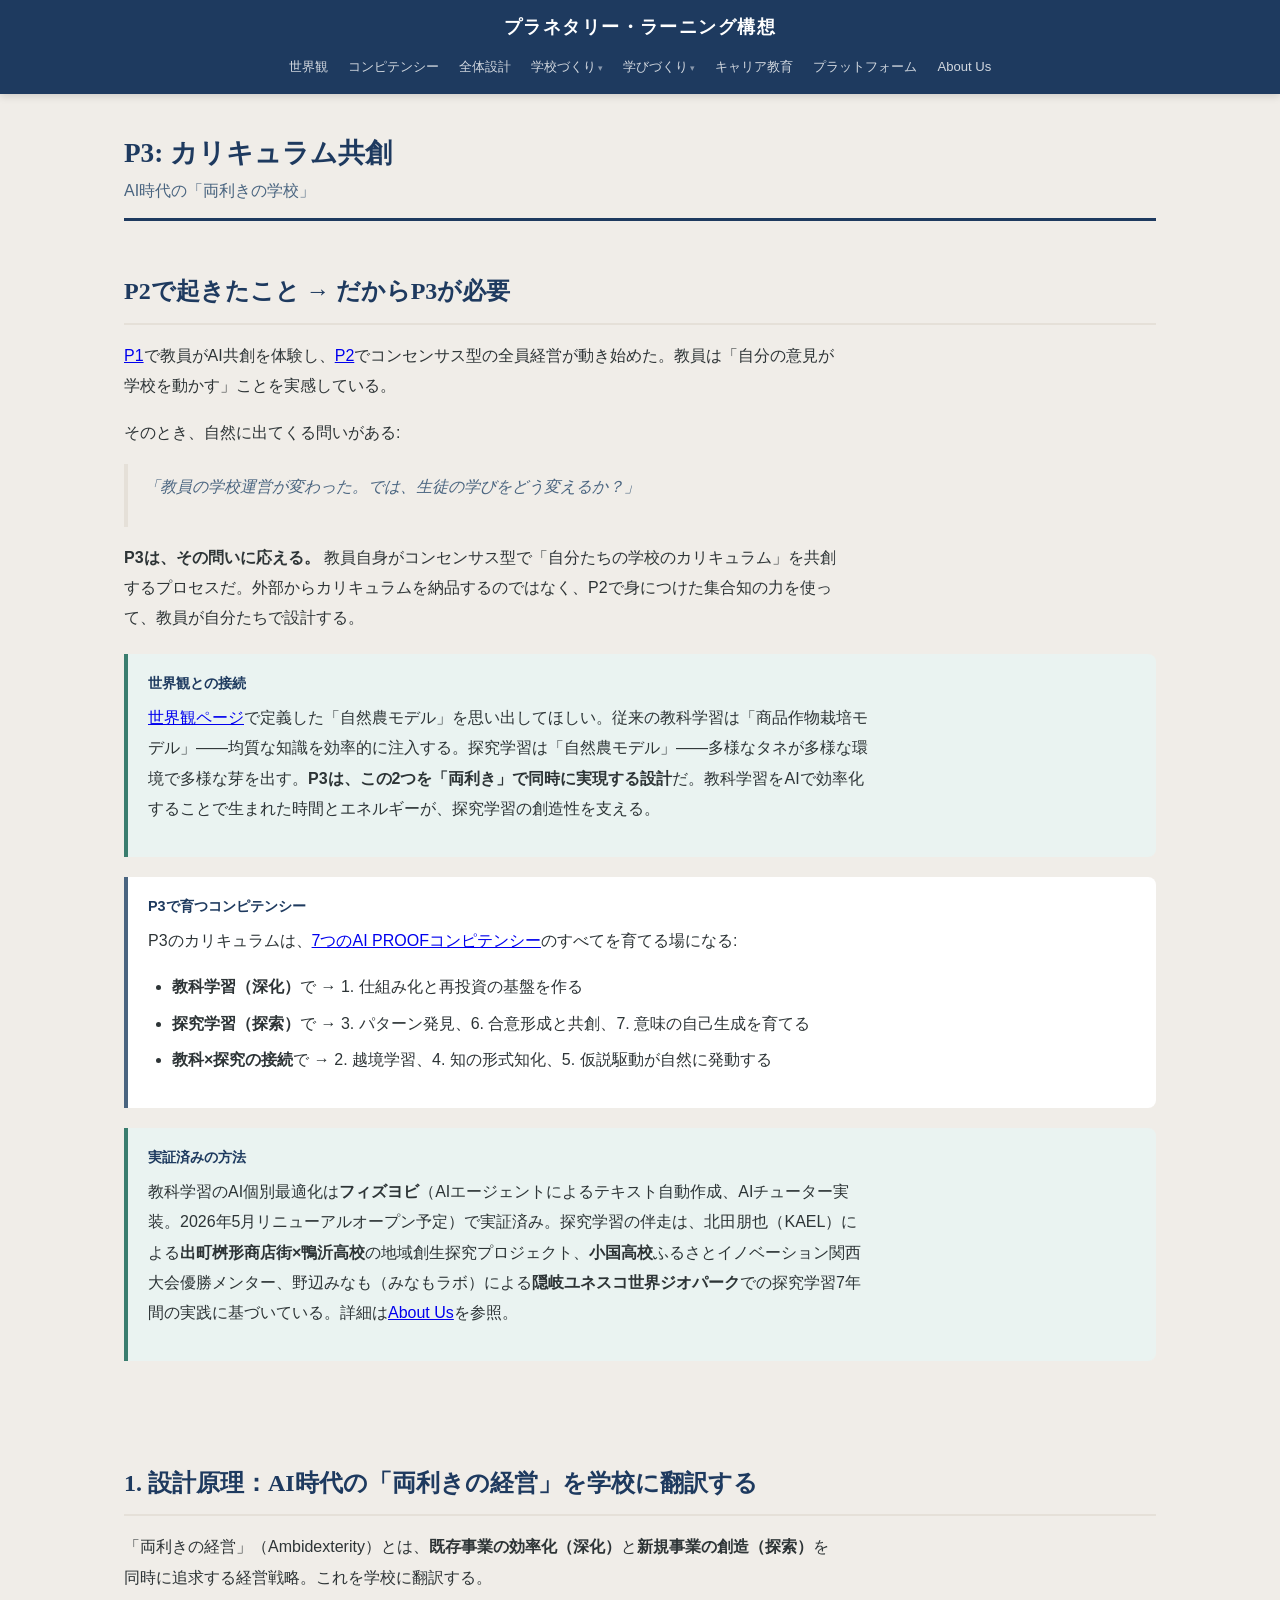
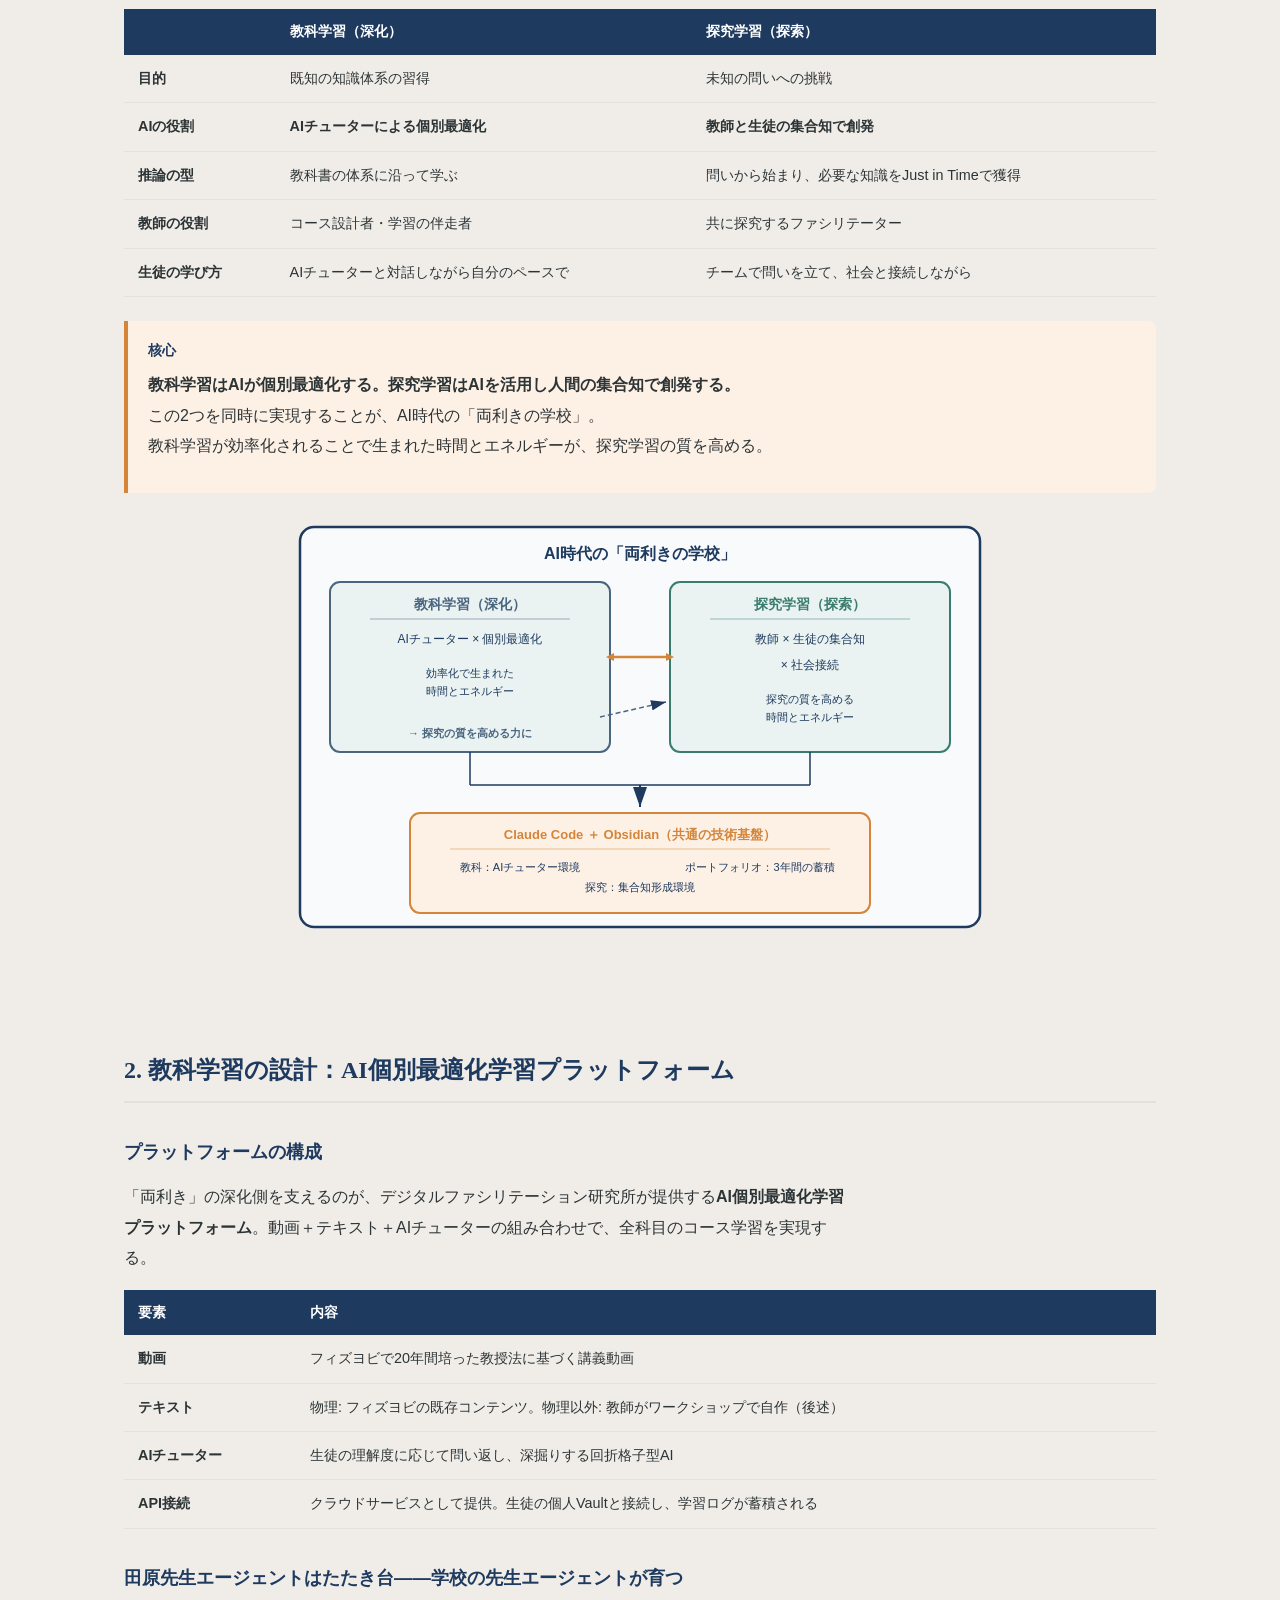
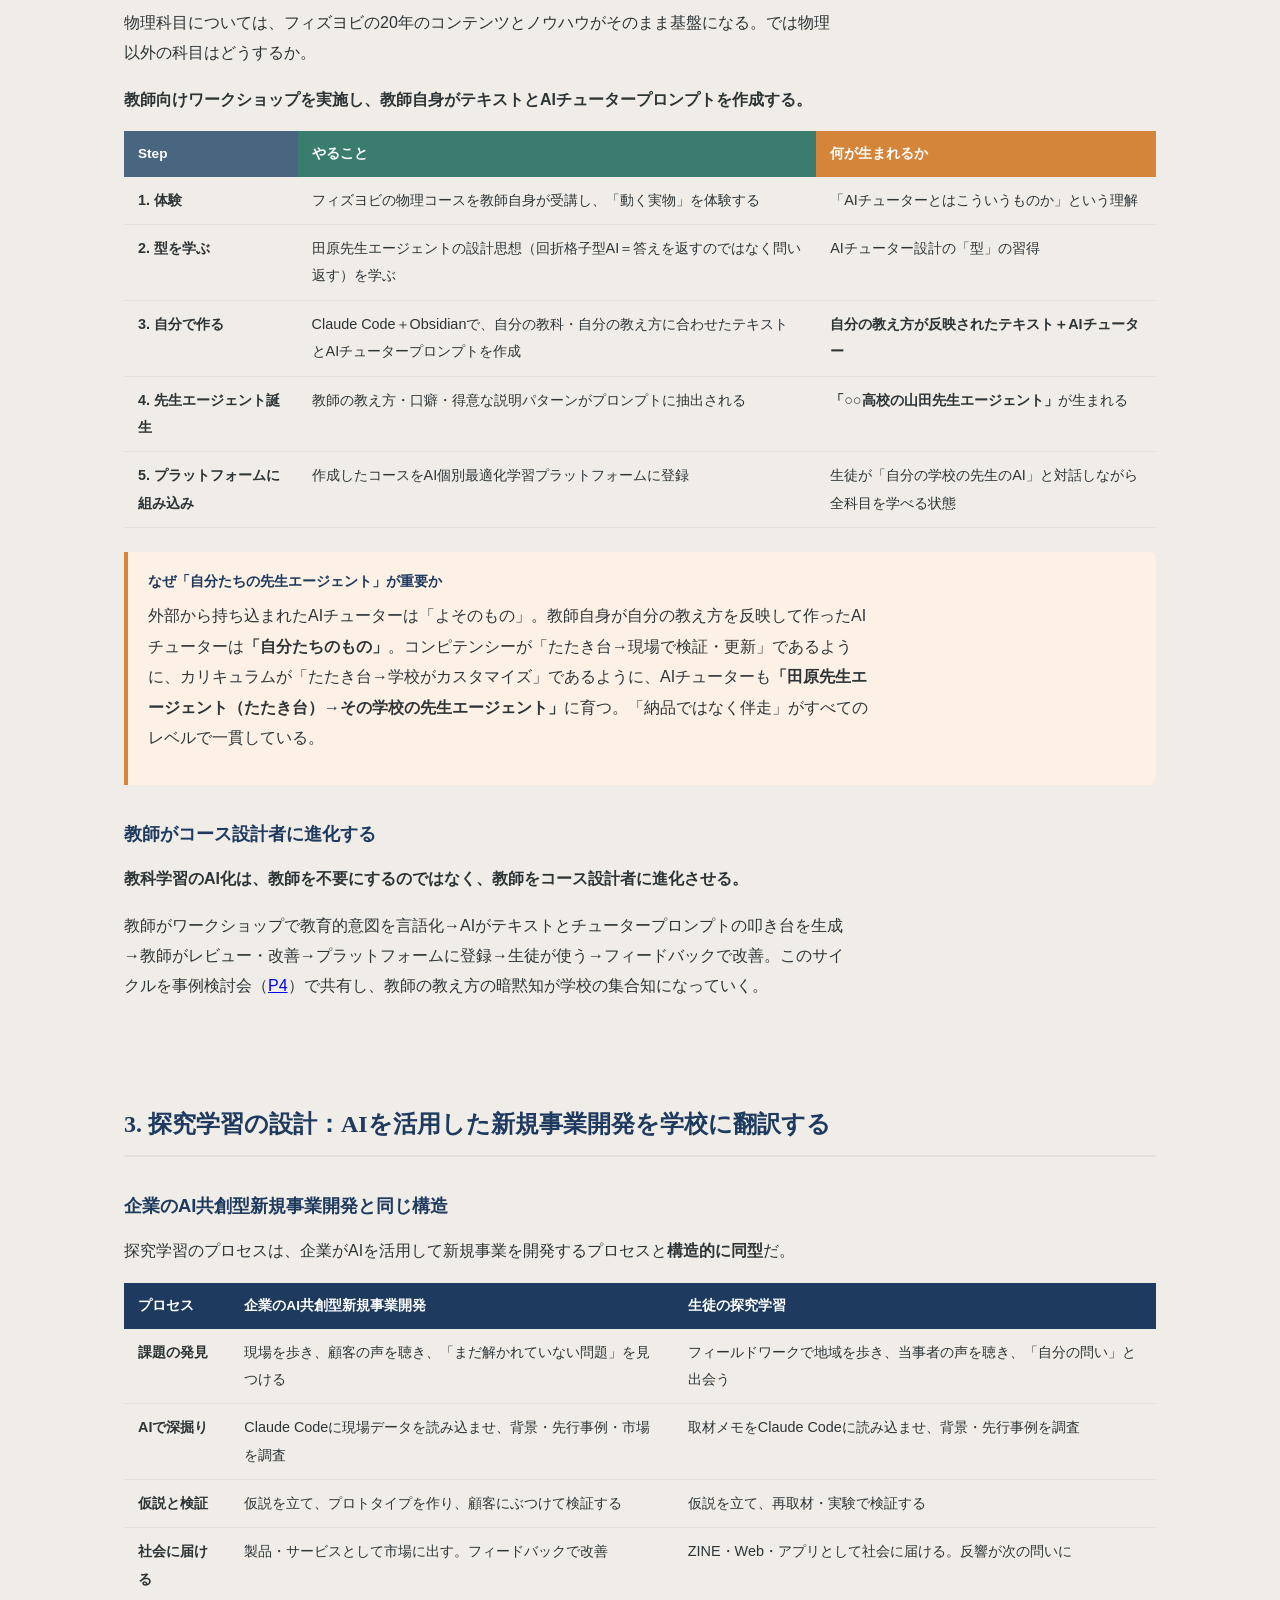
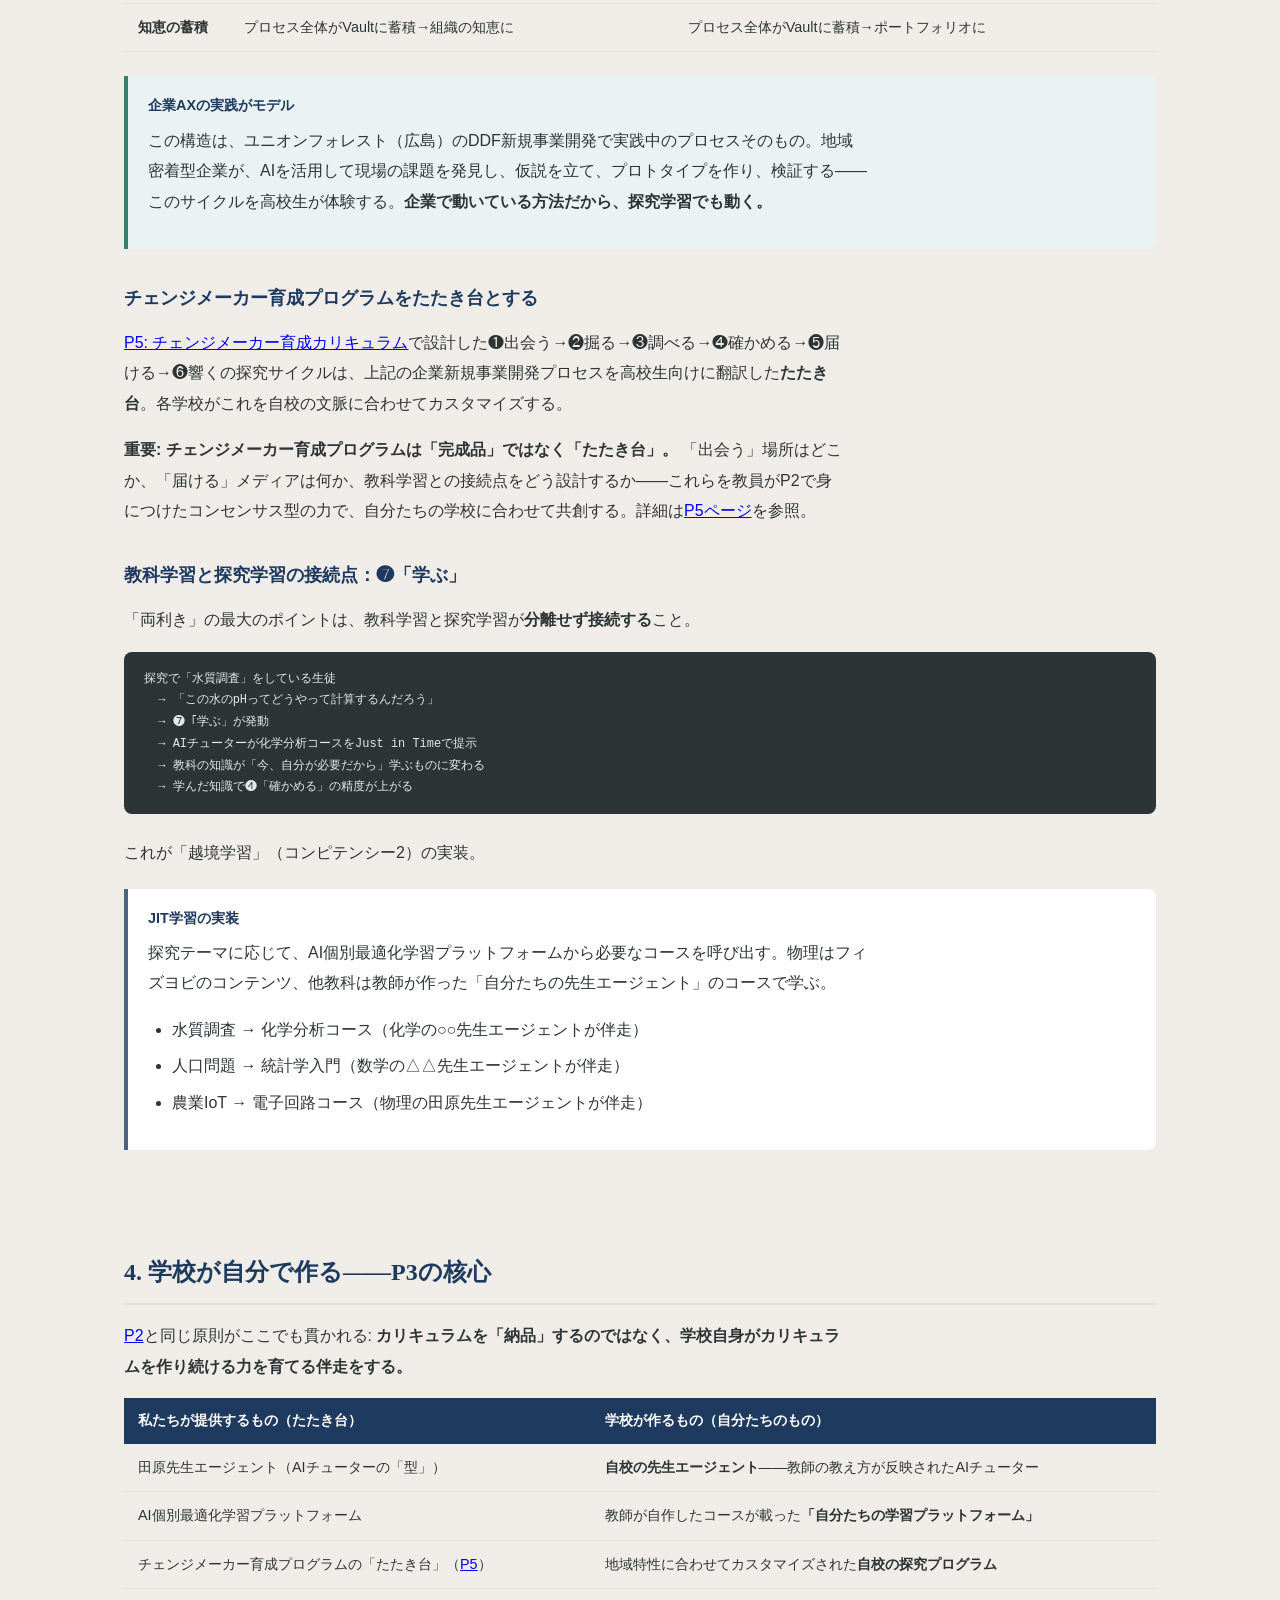
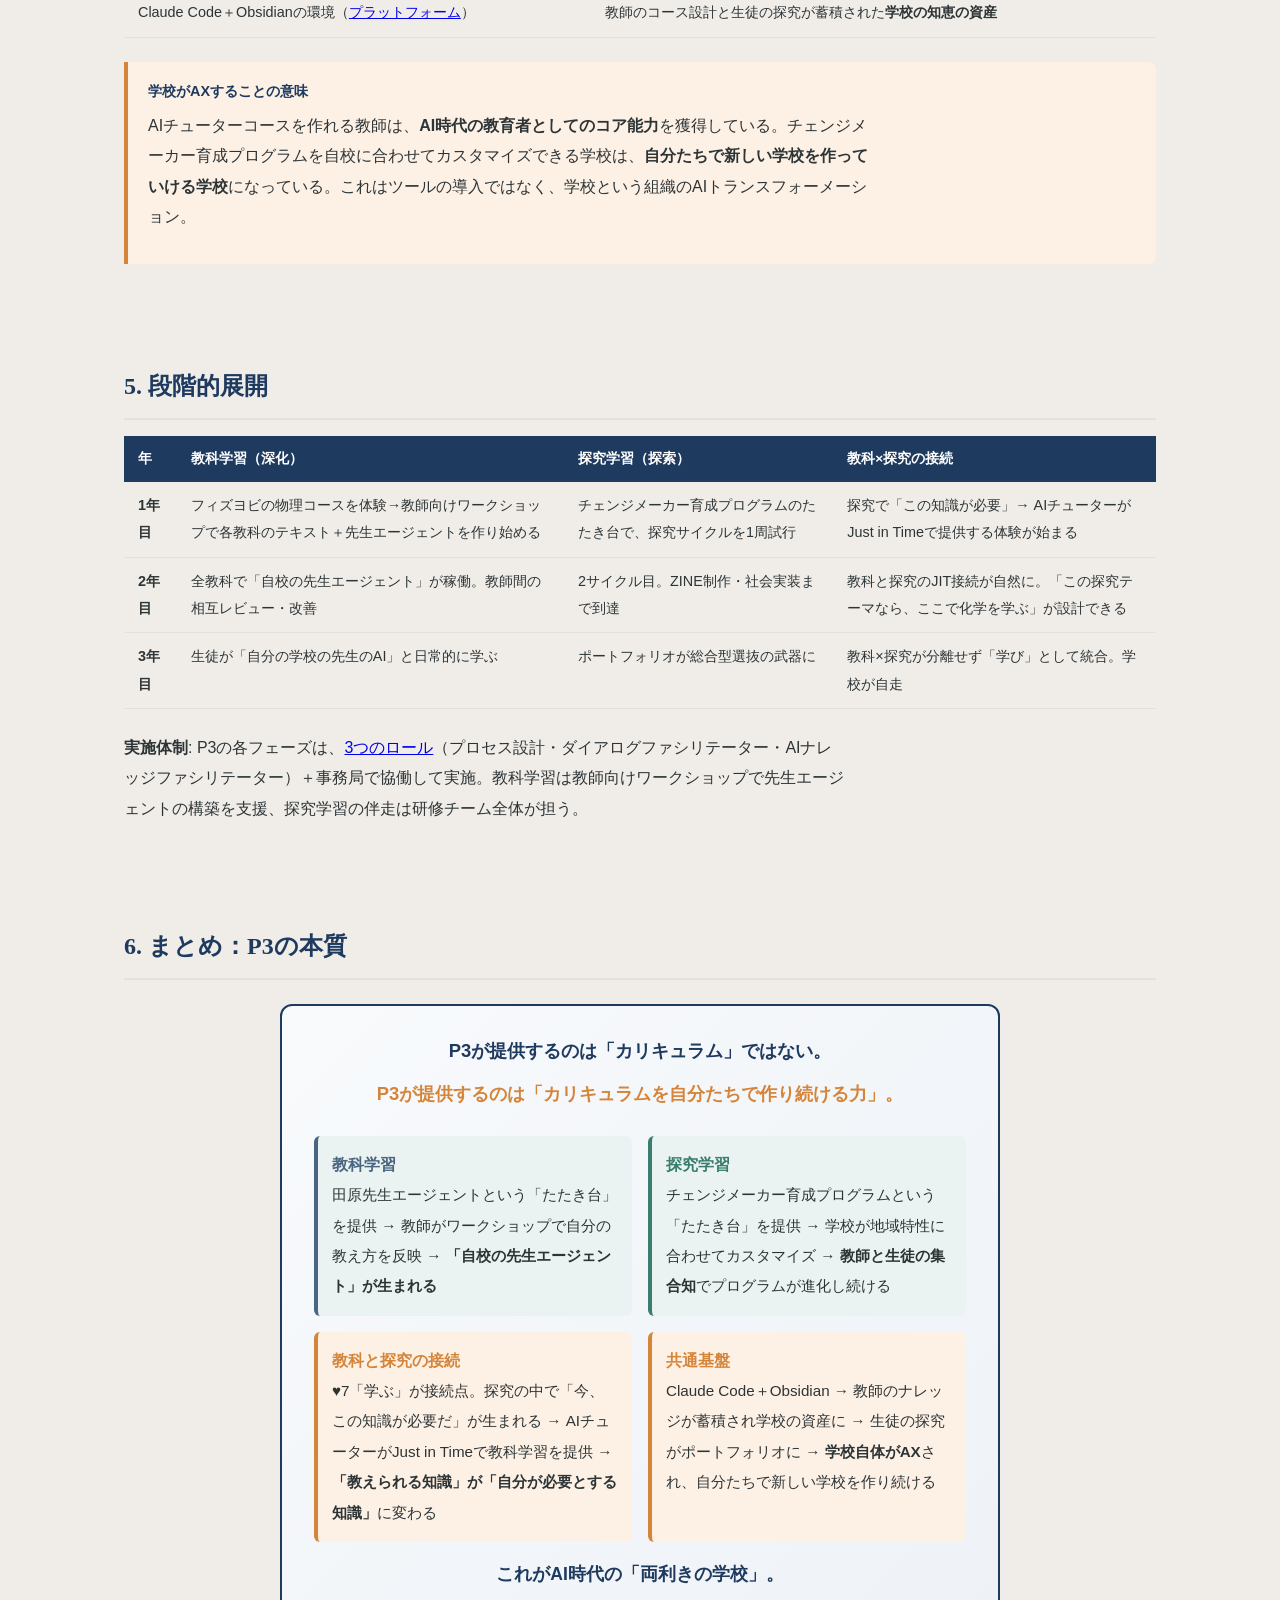
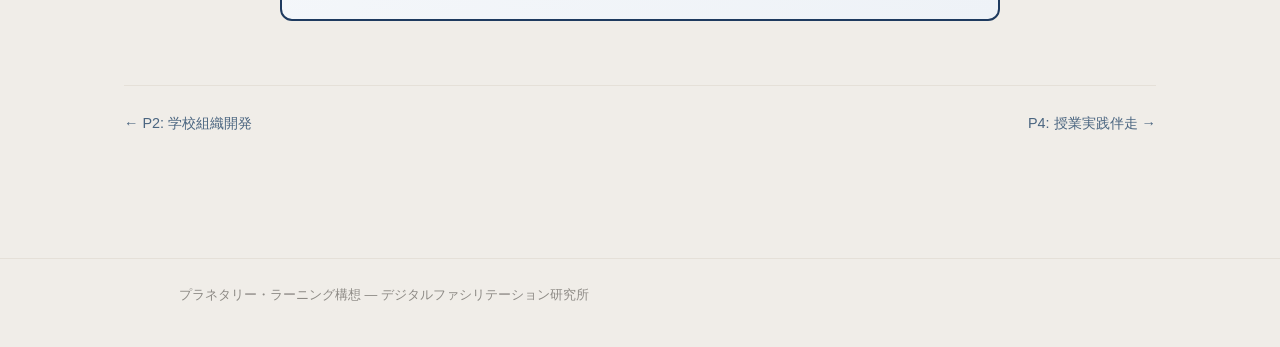
<file: p3.html>
<!DOCTYPE html>
<html lang="ja">
<head>
  <meta charset="UTF-8">
  <meta name="viewport" content="width=device-width, initial-scale=1.0">
  <title>カリキュラム共創プロセス — プラネタリー・ラーニング構想</title>
  <link rel="stylesheet" href="style.css">
</head>
<body>

<header>
  <div class="header-inner">
    <div class="site-title"><a href="index.html">プラネタリー・ラーニング構想</a></div>
    <nav>
      <a href="p0.html">世界観</a>
      <a href="competency.html">コンピテンシー</a>
      <a href="process-design.html">全体設計</a>
      <div class="nav-group">
        <span class="nav-group-label">学校づくり</span>
        <div class="nav-dropdown">
          <a href="p1.html">P1: 教員研修</a>
          <a href="p2.html">P2: 学校組織開発</a>
        </div>
      </div>
      <div class="nav-group">
        <span class="nav-group-label">学びづくり</span>
        <div class="nav-dropdown">
          <a href="p3.html">P3: カリキュラム共創</a>
          <a href="p4.html">P4: 授業実践伴走</a>
          <a href="p5.html">P5: 探究学習</a>
        </div>
      </div>
      <a href="career.html">キャリア教育</a>
      <a href="platform.html">プラットフォーム</a>
      <a href="about.html">About Us</a>
    </nav>
  </div>
</header>

<main>

  <div class="page-title">
    <h1>P3: カリキュラム共創</h1>
    <div class="page-subtitle">AI時代の「両利きの学校」</div>
  </div>

  <!-- ── P2からの接続 ── -->
  <h2>P2で起きたこと → だからP3が必要</h2>

  <p><a href="p1.html">P1</a>で教員がAI共創を体験し、<a href="p2.html">P2</a>でコンセンサス型の全員経営が動き始めた。教員は「自分の意見が学校を動かす」ことを実感している。</p>

  <p>そのとき、自然に出てくる問いがある:</p>
  <blockquote><p>「教員の学校運営が変わった。では、生徒の学びをどう変えるか？」</p></blockquote>

  <p><strong>P3は、その問いに応える。</strong> 教員自身がコンセンサス型で「自分たちの学校のカリキュラム」を共創するプロセスだ。外部からカリキュラムを納品するのではなく、P2で身につけた集合知の力を使って、教員が自分たちで設計する。</p>

  <div class="callout tip">
    <div class="callout-title">世界観との接続</div>
    <p><a href="p0.html">世界観ページ</a>で定義した「自然農モデル」を思い出してほしい。従来の教科学習は「商品作物栽培モデル」——均質な知識を効率的に注入する。探究学習は「自然農モデル」——多様なタネが多様な環境で多様な芽を出す。<strong>P3は、この2つを「両利き」で同時に実現する設計</strong>だ。教科学習をAIで効率化することで生まれた時間とエネルギーが、探究学習の創造性を支える。</p>
  </div>

  <div class="callout">
    <div class="callout-title">P3で育つコンピテンシー</div>
    <p>P3のカリキュラムは、<a href="competency.html">7つのAI PROOFコンピテンシー</a>のすべてを育てる場になる:</p>
    <ul>
      <li><strong>教科学習（深化）</strong>で → 1. 仕組み化と再投資の基盤を作る</li>
      <li><strong>探究学習（探索）</strong>で → 3. パターン発見、6. 合意形成と共創、7. 意味の自己生成を育てる</li>
      <li><strong>教科×探究の接続</strong>で → 2. 越境学習、4. 知の形式知化、5. 仮説駆動が自然に発動する</li>
    </ul>
  </div>

  <div class="callout tip">
    <div class="callout-title">実証済みの方法</div>
    <p>教科学習のAI個別最適化は<strong>フィズヨビ</strong>（AIエージェントによるテキスト自動作成、AIチューター実装。2026年5月リニューアルオープン予定）で実証済み。探究学習の伴走は、北田朋也（KAEL）による<strong>出町桝形商店街×鴨沂高校</strong>の地域創生探究プロジェクト、<strong>小国高校</strong>ふるさとイノベーション関西大会優勝メンター、野辺みなも（みなもラボ）による<strong>隠岐ユネスコ世界ジオパーク</strong>での探究学習7年間の実践に基づいている。詳細は<a href="about.html">About Us</a>を参照。</p>
  </div>

  <!-- ============================================================ -->
  <h2>1. 設計原理：AI時代の「両利きの経営」を学校に翻訳する</h2>

  <p>「両利きの経営」（Ambidexterity）とは、<strong>既存事業の効率化（深化）</strong>と<strong>新規事業の創造（探索）</strong>を同時に追求する経営戦略。これを学校に翻訳する。</p>

  <table>
    <tr><th></th><th>教科学習（深化）</th><th>探究学習（探索）</th></tr>
    <tr><td><strong>目的</strong></td><td>既知の知識体系の習得</td><td>未知の問いへの挑戦</td></tr>
    <tr><td><strong>AIの役割</strong></td><td><strong>AIチューターによる個別最適化</strong></td><td><strong>教師と生徒の集合知で創発</strong></td></tr>
    <tr><td><strong>推論の型</strong></td><td>教科書の体系に沿って学ぶ</td><td>問いから始まり、必要な知識をJust in Timeで獲得</td></tr>
    <tr><td><strong>教師の役割</strong></td><td>コース設計者・学習の伴走者</td><td>共に探究するファシリテーター</td></tr>
    <tr><td><strong>生徒の学び方</strong></td><td>AIチューターと対話しながら自分のペースで</td><td>チームで問いを立て、社会と接続しながら</td></tr>
  </table>

  <div class="callout important">
    <div class="callout-title">核心</div>
    <p><strong>教科学習はAIが個別最適化する。探究学習はAIを活用し人間の集合知で創発する。</strong><br>
    この2つを同時に実現することが、AI時代の「両利きの学校」。<br>
    教科学習が効率化されることで生まれた時間とエネルギーが、探究学習の質を高める。</p>
  </div>

  <div style="text-align:center; margin:24px 0;">
    <svg viewBox="0 0 700 420" width="100%" style="max-width:700px;" xmlns="http://www.w3.org/2000/svg" font-family="sans-serif">
      <defs>
        <marker id="arrowP3a" markerWidth="10" markerHeight="7" refX="10" refY="3.5" orient="auto">
          <polygon points="0 0, 10 3.5, 0 7" fill="#1E3A5F"/>
        </marker>
      </defs>
      <!-- Outer frame -->
      <rect x="10" y="10" width="680" height="400" rx="14" fill="#f8fafc" stroke="#1E3A5F" stroke-width="2.5"/>
      <text x="350" y="42" text-anchor="middle" font-size="16" font-weight="bold" fill="#1E3A5F">AI時代の「両利きの学校」</text>
      <!-- Left box: 教科学習 -->
      <rect x="40" y="65" width="280" height="170" rx="10" fill="#EAF3F1" stroke="#4A6580" stroke-width="2"/>
      <text x="180" y="92" text-anchor="middle" font-size="14" font-weight="bold" fill="#4A6580">教科学習（深化）</text>
      <line x1="80" y1="102" x2="280" y2="102" stroke="#4A6580" stroke-width="0.5"/>
      <text x="180" y="126" text-anchor="middle" font-size="12" fill="#1E3A5F">AIチューター × 個別最適化</text>
      <text x="180" y="160" text-anchor="middle" font-size="11" fill="#1E3A5F">効率化で生まれた</text>
      <text x="180" y="178" text-anchor="middle" font-size="11" fill="#1E3A5F">時間とエネルギー</text>
      <text x="180" y="220" text-anchor="middle" font-size="11" fill="#4A6580" font-weight="bold">→ 探究の質を高める力に</text>
      <!-- Right box: 探究学習 -->
      <rect x="380" y="65" width="280" height="170" rx="10" fill="#EAF3F1" stroke="#3A7D6E" stroke-width="2"/>
      <text x="520" y="92" text-anchor="middle" font-size="14" font-weight="bold" fill="#3A7D6E">探究学習（探索）</text>
      <line x1="420" y1="102" x2="620" y2="102" stroke="#3A7D6E" stroke-width="0.5"/>
      <text x="520" y="126" text-anchor="middle" font-size="12" fill="#1E3A5F">教師 × 生徒の集合知</text>
      <text x="520" y="152" text-anchor="middle" font-size="12" fill="#1E3A5F">× 社会接続</text>
      <text x="520" y="186" text-anchor="middle" font-size="11" fill="#1E3A5F">探究の質を高める</text>
      <text x="520" y="204" text-anchor="middle" font-size="11" fill="#1E3A5F">時間とエネルギー</text>
      <!-- Bidirectional arrow between boxes -->
      <line x1="324" y1="140" x2="376" y2="140" stroke="#D4853A" stroke-width="2.5"/>
      <polygon points="324,136 316,140 324,144" fill="#D4853A"/>
      <polygon points="376,136 384,140 376,144" fill="#D4853A"/>
      <!-- Arrow from left to right (効率化→探究) -->
      <line x1="310" y1="200" x2="376" y2="185" stroke="#4A6580" stroke-width="1.5" stroke-dasharray="5,3" marker-end="url(#arrowP3a)"/>
      <!-- Merge arrows down -->
      <line x1="180" y1="235" x2="180" y2="268" stroke="#1E3A5F" stroke-width="1.5"/>
      <line x1="520" y1="235" x2="520" y2="268" stroke="#1E3A5F" stroke-width="1.5"/>
      <line x1="180" y1="268" x2="520" y2="268" stroke="#1E3A5F" stroke-width="1.5"/>
      <line x1="350" y1="268" x2="350" y2="290" stroke="#1E3A5F" stroke-width="2" marker-end="url(#arrowP3a)"/>
      <!-- Bottom box: 共通基盤 -->
      <rect x="120" y="296" width="460" height="100" rx="10" fill="#FDF1E6" stroke="#D4853A" stroke-width="2"/>
      <text x="350" y="322" text-anchor="middle" font-size="13" font-weight="bold" fill="#D4853A">Claude Code ＋ Obsidian（共通の技術基盤）</text>
      <line x1="160" y1="332" x2="540" y2="332" stroke="#D4853A" stroke-width="0.5"/>
      <text x="230" y="354" text-anchor="middle" font-size="11" fill="#1E3A5F">教科：AIチューター環境</text>
      <text x="350" y="374" text-anchor="middle" font-size="11" fill="#1E3A5F">探究：集合知形成環境</text>
      <text x="470" y="354" text-anchor="middle" font-size="11" fill="#1E3A5F">ポートフォリオ：3年間の蓄積</text>
    </svg>
  </div>

  <!-- ============================================================ -->
  <h2>2. 教科学習の設計：AI個別最適化学習プラットフォーム</h2>

  <h3>プラットフォームの構成</h3>

  <p>「両利き」の深化側を支えるのが、デジタルファシリテーション研究所が提供する<strong>AI個別最適化学習プラットフォーム</strong>。動画＋テキスト＋AIチューターの組み合わせで、全科目のコース学習を実現する。</p>

  <table>
    <tr><th>要素</th><th>内容</th></tr>
    <tr><td><strong>動画</strong></td><td>フィズヨビで20年間培った教授法に基づく講義動画</td></tr>
    <tr><td><strong>テキスト</strong></td><td>物理: フィズヨビの既存コンテンツ。物理以外: 教師がワークショップで自作（後述）</td></tr>
    <tr><td><strong>AIチューター</strong></td><td>生徒の理解度に応じて問い返し、深掘りする回折格子型AI</td></tr>
    <tr><td><strong>API接続</strong></td><td>クラウドサービスとして提供。生徒の個人Vaultと接続し、学習ログが蓄積される</td></tr>
  </table>

  <h3>田原先生エージェントはたたき台——学校の先生エージェントが育つ</h3>

  <p>物理科目については、フィズヨビの20年のコンテンツとノウハウがそのまま基盤になる。では物理以外の科目はどうするか。</p>

  <p><strong>教師向けワークショップを実施し、教師自身がテキストとAIチュータープロンプトを作成する。</strong></p>

  <table>
    <tr>
      <th style="background:var(--color-indigo-gray)">Step</th>
      <th style="background:var(--color-deepen-green)">やること</th>
      <th style="background:var(--color-explore-orange)">何が生まれるか</th>
    </tr>
    <tr>
      <td><strong>1. 体験</strong></td>
      <td>フィズヨビの物理コースを教師自身が受講し、「動く実物」を体験する</td>
      <td>「AIチューターとはこういうものか」という理解</td>
    </tr>
    <tr>
      <td><strong>2. 型を学ぶ</strong></td>
      <td>田原先生エージェントの設計思想（回折格子型AI＝答えを返すのではなく問い返す）を学ぶ</td>
      <td>AIチューター設計の「型」の習得</td>
    </tr>
    <tr>
      <td><strong>3. 自分で作る</strong></td>
      <td>Claude Code＋Obsidianで、自分の教科・自分の教え方に合わせたテキストとAIチュータープロンプトを作成</td>
      <td><strong>自分の教え方が反映されたテキスト＋AIチューター</strong></td>
    </tr>
    <tr>
      <td><strong>4. 先生エージェント誕生</strong></td>
      <td>教師の教え方・口癖・得意な説明パターンがプロンプトに抽出される</td>
      <td><strong>「○○高校の山田先生エージェント」</strong>が生まれる</td>
    </tr>
    <tr>
      <td><strong>5. プラットフォームに組み込み</strong></td>
      <td>作成したコースをAI個別最適化学習プラットフォームに登録</td>
      <td>生徒が「自分の学校の先生のAI」と対話しながら全科目を学べる状態</td>
    </tr>
  </table>

  <div class="callout important">
    <div class="callout-title">なぜ「自分たちの先生エージェント」が重要か</div>
    <p>外部から持ち込まれたAIチューターは「よそのもの」。教師自身が自分の教え方を反映して作ったAIチューターは<strong>「自分たちのもの」</strong>。コンピテンシーが「たたき台→現場で検証・更新」であるように、カリキュラムが「たたき台→学校がカスタマイズ」であるように、AIチューターも<strong>「田原先生エージェント（たたき台）→その学校の先生エージェント」</strong>に育つ。「納品ではなく伴走」がすべてのレベルで一貫している。</p>
  </div>

  <h3>教師がコース設計者に進化する</h3>

  <p><strong>教科学習のAI化は、教師を不要にするのではなく、教師をコース設計者に進化させる。</strong></p>

  <p>教師がワークショップで教育的意図を言語化→AIがテキストとチュータープロンプトの叩き台を生成→教師がレビュー・改善→プラットフォームに登録→生徒が使う→フィードバックで改善。このサイクルを事例検討会（<a href="p4.html">P4</a>）で共有し、教師の教え方の暗黙知が学校の集合知になっていく。</p>

  <!-- ============================================================ -->
  <h2>3. 探究学習の設計：AIを活用した新規事業開発を学校に翻訳する</h2>

  <h3>企業のAI共創型新規事業開発と同じ構造</h3>

  <p>探究学習のプロセスは、企業がAIを活用して新規事業を開発するプロセスと<strong>構造的に同型</strong>だ。</p>

  <table>
    <tr><th>プロセス</th><th>企業のAI共創型新規事業開発</th><th>生徒の探究学習</th></tr>
    <tr><td><strong>課題の発見</strong></td><td>現場を歩き、顧客の声を聴き、「まだ解かれていない問題」を見つける</td><td>フィールドワークで地域を歩き、当事者の声を聴き、「自分の問い」と出会う</td></tr>
    <tr><td><strong>AIで深掘り</strong></td><td>Claude Codeに現場データを読み込ませ、背景・先行事例・市場を調査</td><td>取材メモをClaude Codeに読み込ませ、背景・先行事例を調査</td></tr>
    <tr><td><strong>仮説と検証</strong></td><td>仮説を立て、プロトタイプを作り、顧客にぶつけて検証する</td><td>仮説を立て、再取材・実験で検証する</td></tr>
    <tr><td><strong>社会に届ける</strong></td><td>製品・サービスとして市場に出す。フィードバックで改善</td><td>ZINE・Web・アプリとして社会に届ける。反響が次の問いに</td></tr>
    <tr><td><strong>知恵の蓄積</strong></td><td>プロセス全体がVaultに蓄積→組織の知恵に</td><td>プロセス全体がVaultに蓄積→ポートフォリオに</td></tr>
  </table>

  <div class="callout tip">
    <div class="callout-title">企業AXの実践がモデル</div>
    <p>この構造は、ユニオンフォレスト（広島）のDDF新規事業開発で実践中のプロセスそのもの。地域密着型企業が、AIを活用して現場の課題を発見し、仮説を立て、プロトタイプを作り、検証する——このサイクルを高校生が体験する。<strong>企業で動いている方法だから、探究学習でも動く。</strong></p>
  </div>

  <h3>チェンジメーカー育成プログラムをたたき台とする</h3>

  <p><a href="p5.html">P5: チェンジメーカー育成カリキュラム</a>で設計した❶出会う→❷掘る→❸調べる→❹確かめる→❺届ける→❻響くの探究サイクルは、上記の企業新規事業開発プロセスを高校生向けに翻訳した<strong>たたき台</strong>。各学校がこれを自校の文脈に合わせてカスタマイズする。</p>

  <p><strong>重要: チェンジメーカー育成プログラムは「完成品」ではなく「たたき台」。</strong> 「出会う」場所はどこか、「届ける」メディアは何か、教科学習との接続点をどう設計するか——これらを教員がP2で身につけたコンセンサス型の力で、自分たちの学校に合わせて共創する。詳細は<a href="p5.html">P5ページ</a>を参照。</p>

  <h3>教科学習と探究学習の接続点：❼「学ぶ」</h3>

  <p>「両利き」の最大のポイントは、教科学習と探究学習が<strong>分離せず接続する</strong>こと。</p>

  <pre><code>探究で「水質調査」をしている生徒
  → 「この水のpHってどうやって計算するんだろう」
  → ❼「学ぶ」が発動
  → AIチューターが化学分析コースをJust in Timeで提示
  → 教科の知識が「今、自分が必要だから」学ぶものに変わる
  → 学んだ知識で❹「確かめる」の精度が上がる</code></pre>

  <p>これが「越境学習」（コンピテンシー2）の実装。</p>

  <div class="callout">
    <div class="callout-title">JIT学習の実装</div>
    <p>探究テーマに応じて、AI個別最適化学習プラットフォームから必要なコースを呼び出す。物理はフィズヨビのコンテンツ、他教科は教師が作った「自分たちの先生エージェント」のコースで学ぶ。</p>
    <ul>
      <li>水質調査 → 化学分析コース（化学の○○先生エージェントが伴走）</li>
      <li>人口問題 → 統計学入門（数学の△△先生エージェントが伴走）</li>
      <li>農業IoT → 電子回路コース（物理の田原先生エージェントが伴走）</li>
    </ul>
  </div>

  <!-- ============================================================ -->
  <h2>4. 学校が自分で作る——P3の核心</h2>

  <p><a href="p2.html">P2</a>と同じ原則がここでも貫かれる: <strong>カリキュラムを「納品」するのではなく、学校自身がカリキュラムを作り続ける力を育てる伴走をする。</strong></p>

  <table>
    <tr><th>私たちが提供するもの（たたき台）</th><th>学校が作るもの（自分たちのもの）</th></tr>
    <tr><td>田原先生エージェント（AIチューターの「型」）</td><td><strong>自校の先生エージェント</strong>——教師の教え方が反映されたAIチューター</td></tr>
    <tr><td>AI個別最適化学習プラットフォーム</td><td>教師が自作したコースが載った<strong>「自分たちの学習プラットフォーム」</strong></td></tr>
    <tr><td>チェンジメーカー育成プログラムの「たたき台」（<a href="p5.html">P5</a>）</td><td>地域特性に合わせてカスタマイズされた<strong>自校の探究プログラム</strong></td></tr>
    <tr><td>Claude Code＋Obsidianの環境（<a href="platform.html">プラットフォーム</a>）</td><td>教師のコース設計と生徒の探究が蓄積された<strong>学校の知恵の資産</strong></td></tr>
  </table>

  <div class="callout important">
    <div class="callout-title">学校がAXすることの意味</div>
    <p>AIチューターコースを作れる教師は、<strong>AI時代の教育者としてのコア能力</strong>を獲得している。チェンジメーカー育成プログラムを自校に合わせてカスタマイズできる学校は、<strong>自分たちで新しい学校を作っていける学校</strong>になっている。これはツールの導入ではなく、学校という組織のAIトランスフォーメーション。</p>
  </div>

  <!-- ============================================================ -->
  <h2>5. 段階的展開</h2>

  <table>
    <tr><th>年</th><th>教科学習（深化）</th><th>探究学習（探索）</th><th>教科×探究の接続</th></tr>
    <tr><td><strong>1年目</strong></td><td>フィズヨビの物理コースを体験→教師向けワークショップで各教科のテキスト＋先生エージェントを作り始める</td><td>チェンジメーカー育成プログラムのたたき台で、探究サイクルを1周試行</td><td>探究で「この知識が必要」→ AIチューターがJust in Timeで提供する体験が始まる</td></tr>
    <tr><td><strong>2年目</strong></td><td>全教科で「自校の先生エージェント」が稼働。教師間の相互レビュー・改善</td><td>2サイクル目。ZINE制作・社会実装まで到達</td><td>教科と探究のJIT接続が自然に。「この探究テーマなら、ここで化学を学ぶ」が設計できる</td></tr>
    <tr><td><strong>3年目</strong></td><td>生徒が「自分の学校の先生のAI」と日常的に学ぶ</td><td>ポートフォリオが総合型選抜の武器に</td><td>教科×探究が分離せず「学び」として統合。学校が自走</td></tr>
  </table>

  <p><strong>実施体制</strong>: P3の各フェーズは、<a href="about.html#three-roles">3つのロール</a>（プロセス設計・ダイアログファシリテーター・AIナレッジファシリテーター）＋事務局で協働して実施。教科学習は教師向けワークショップで先生エージェントの構築を支援、探究学習の伴走は研修チーム全体が担う。</p>

  <!-- ============================================================ -->
  <h2>6. まとめ：P3の本質</h2>

  <div style="max-width:720px; margin:24px auto; padding:28px 32px; background:linear-gradient(135deg, #f8fafc 0%, #eef2f7 100%); border:2px solid #1E3A5F; border-radius:12px;">
    <p style="text-align:center; font-size:1.15em; font-weight:bold; color:#1E3A5F; margin:0 0 8px 0;">P3が提供するのは「カリキュラム」ではない。</p>
    <p style="text-align:center; font-size:1.15em; font-weight:bold; color:#D4853A; margin:0 0 24px 0;">P3が提供するのは「カリキュラムを自分たちで作り続ける力」。</p>
    <div style="display:grid; grid-template-columns:1fr 1fr; gap:16px; margin-bottom:16px;">
      <div style="background:#EAF3F1; border-left:4px solid #4A6580; border-radius:6px; padding:14px;">
        <strong style="color:#4A6580;">教科学習</strong><br>
        <span style="font-size:0.95em;">田原先生エージェントという「たたき台」を提供 → 教師がワークショップで自分の教え方を反映 → <strong>「自校の先生エージェント」が生まれる</strong></span>
      </div>
      <div style="background:#EAF3F1; border-left:4px solid #3A7D6E; border-radius:6px; padding:14px;">
        <strong style="color:#3A7D6E;">探究学習</strong><br>
        <span style="font-size:0.95em;">チェンジメーカー育成プログラムという「たたき台」を提供 → 学校が地域特性に合わせてカスタマイズ → <strong>教師と生徒の集合知</strong>でプログラムが進化し続ける</span>
      </div>
      <div style="background:#FDF1E6; border-left:4px solid #D4853A; border-radius:6px; padding:14px;">
        <strong style="color:#D4853A;">教科と探究の接続</strong><br>
        <span style="font-size:0.95em;">&hearts;7「学ぶ」が接続点。探究の中で「今、この知識が必要だ」が生まれる → AIチューターがJust in Timeで教科学習を提供 → <strong>「教えられる知識」が「自分が必要とする知識」</strong>に変わる</span>
      </div>
      <div style="background:#FDF1E6; border-left:4px solid #D4853A; border-radius:6px; padding:14px;">
        <strong style="color:#D4853A;">共通基盤</strong><br>
        <span style="font-size:0.95em;">Claude Code＋Obsidian → 教師のナレッジが蓄積され学校の資産に → 生徒の探究がポートフォリオに → <strong>学校自体がAX</strong>され、自分たちで新しい学校を作り続ける</span>
      </div>
    </div>
    <p style="text-align:center; font-size:1.1em; font-weight:bold; color:#1E3A5F; margin:12px 0 0 0;">これがAI時代の「両利きの学校」。</p>
  </div>

  <!-- ============================================================ -->
  <!-- Page navigation -->
  <div class="page-nav">
    <a href="p2.html">&larr; P2: 学校組織開発</a>
    <a href="p4.html">P4: 授業実践伴走 &rarr;</a>
  </div>

</main>

<footer>
  <p>プラネタリー・ラーニング構想 &mdash; デジタルファシリテーション研究所</p>
</footer>

</body>
</html>
</file>
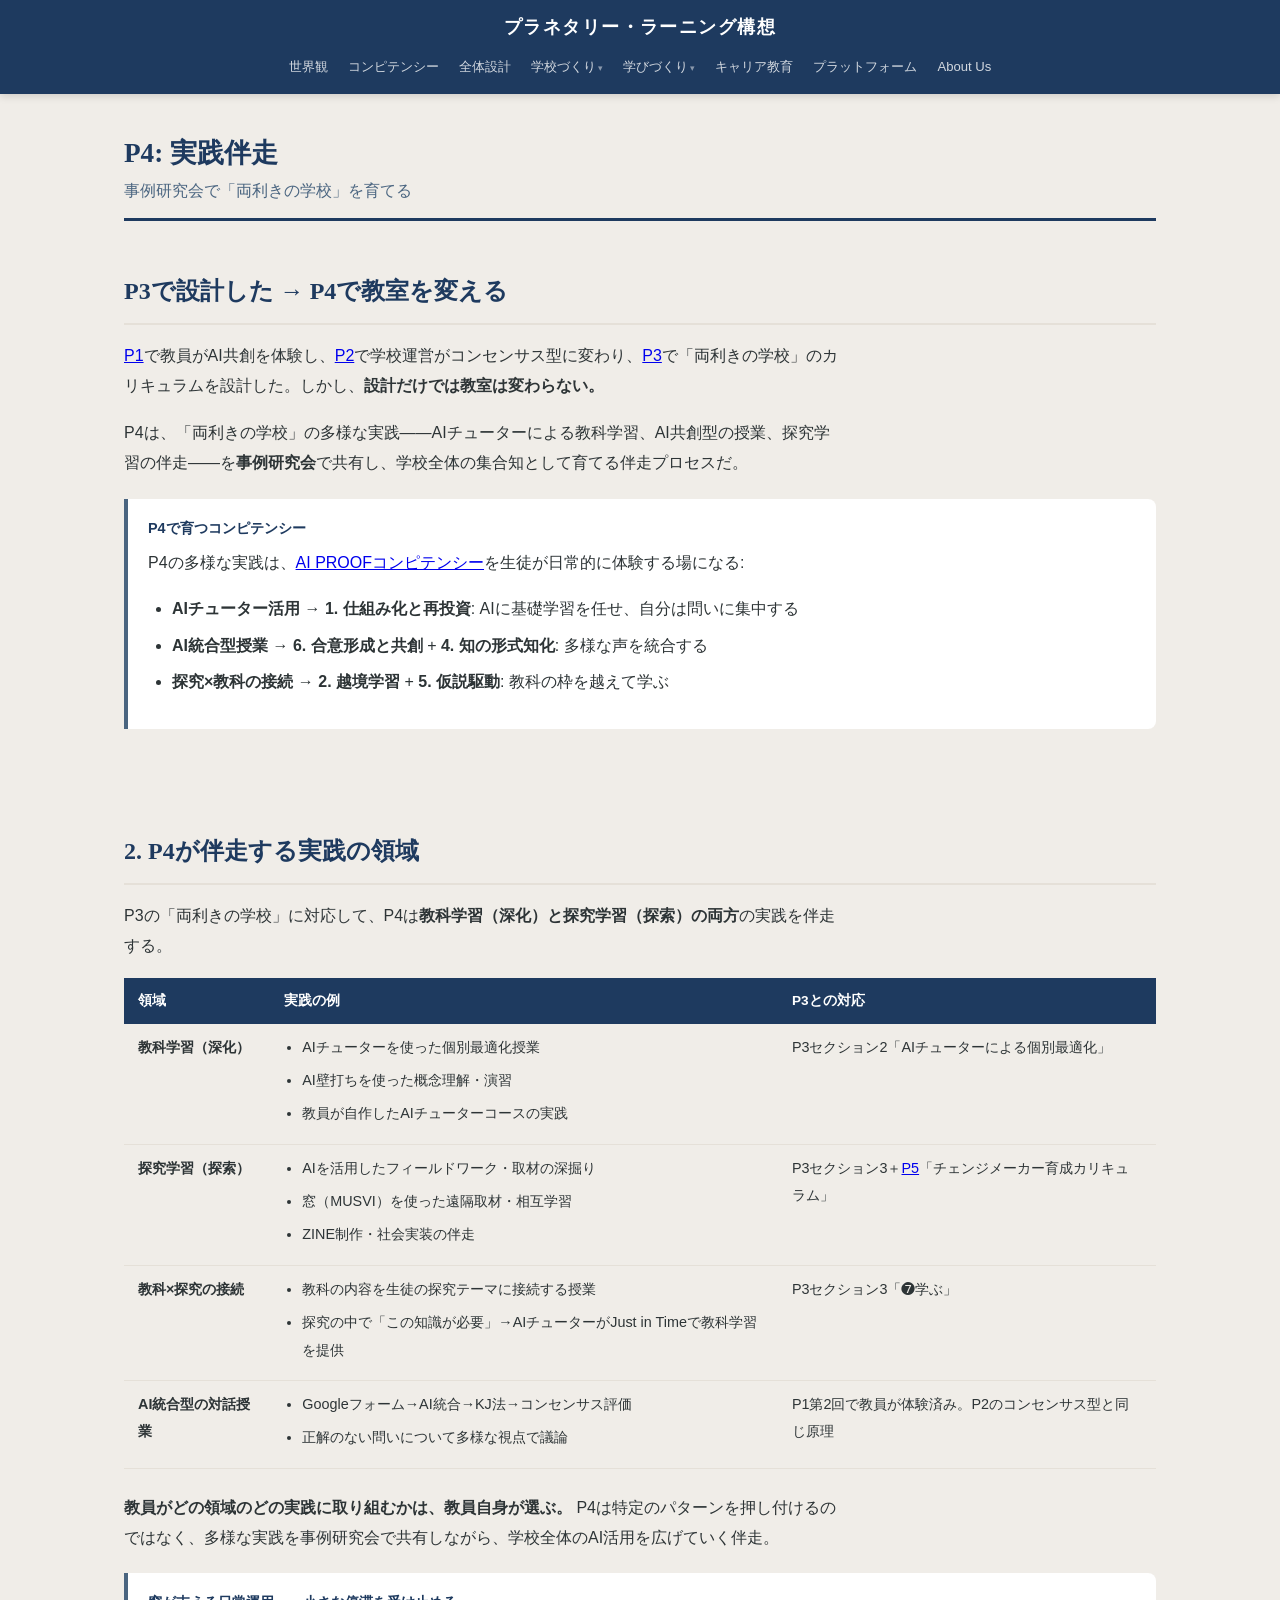
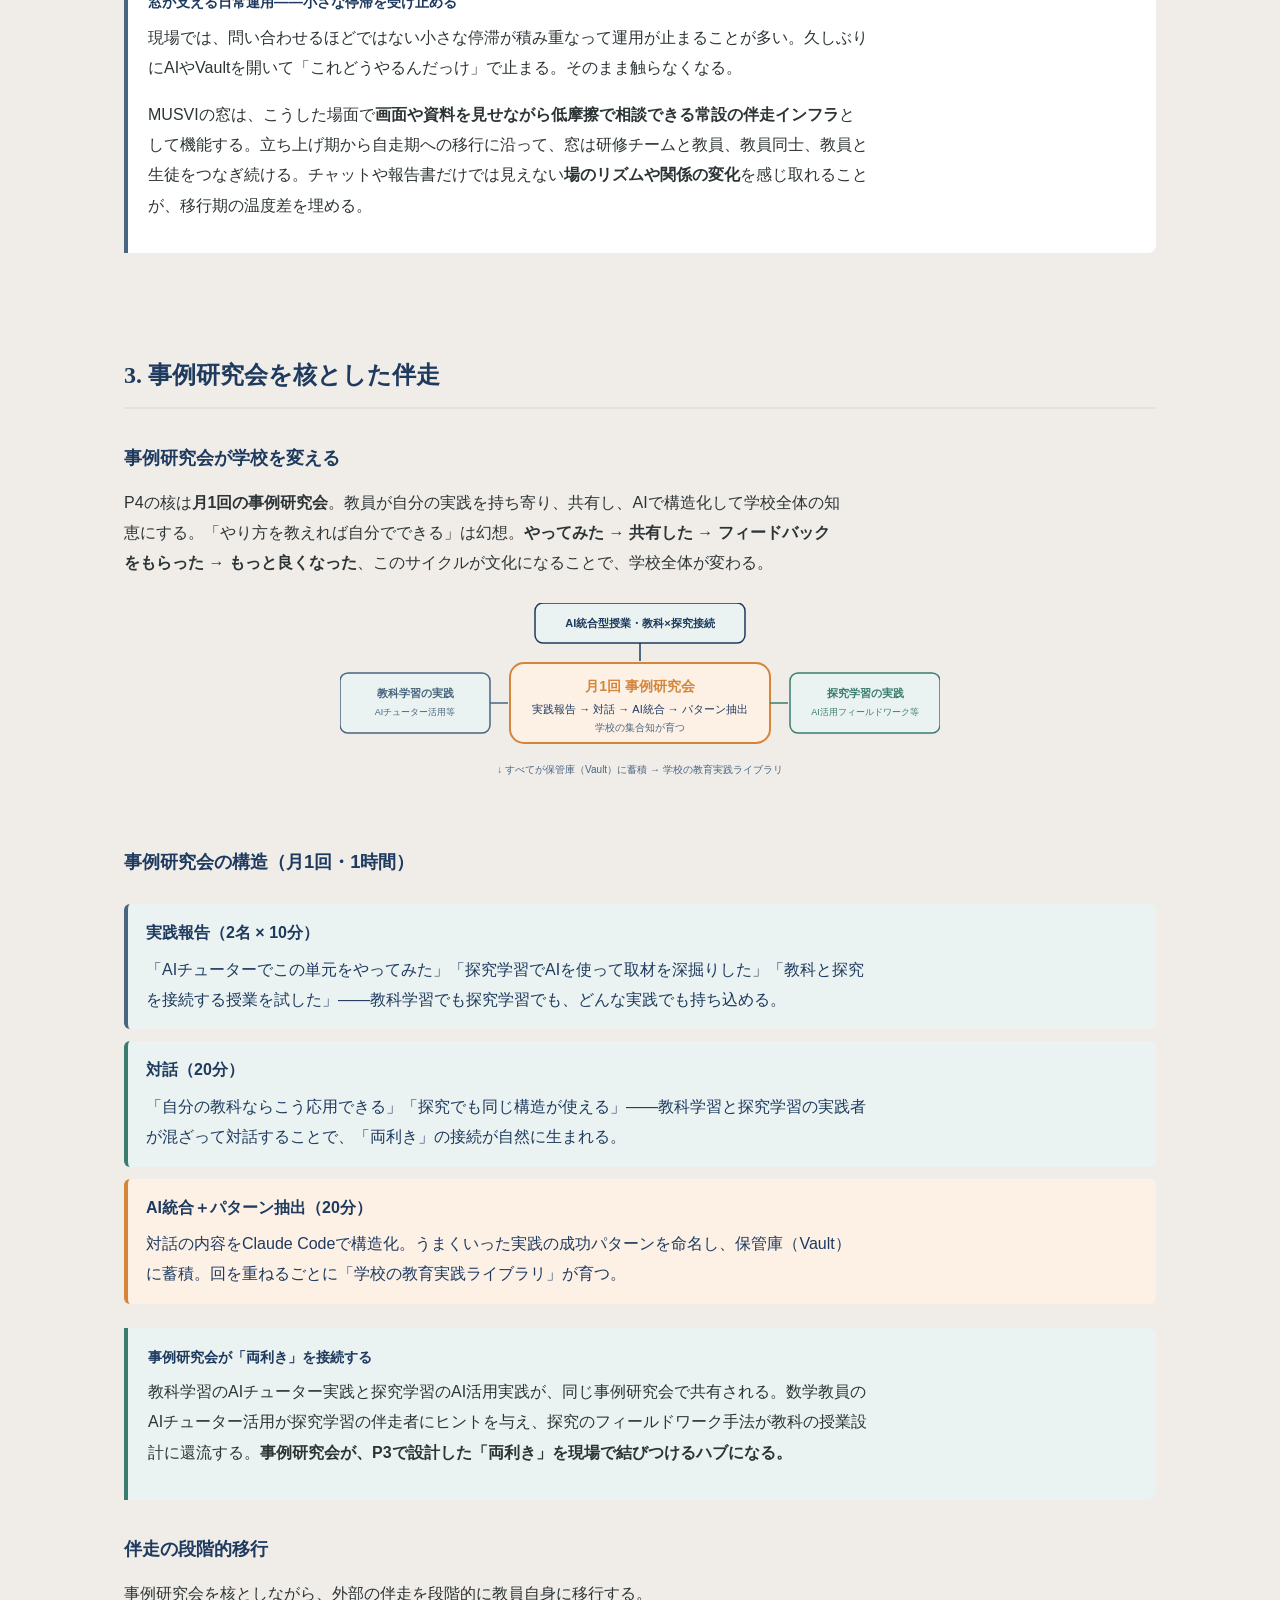
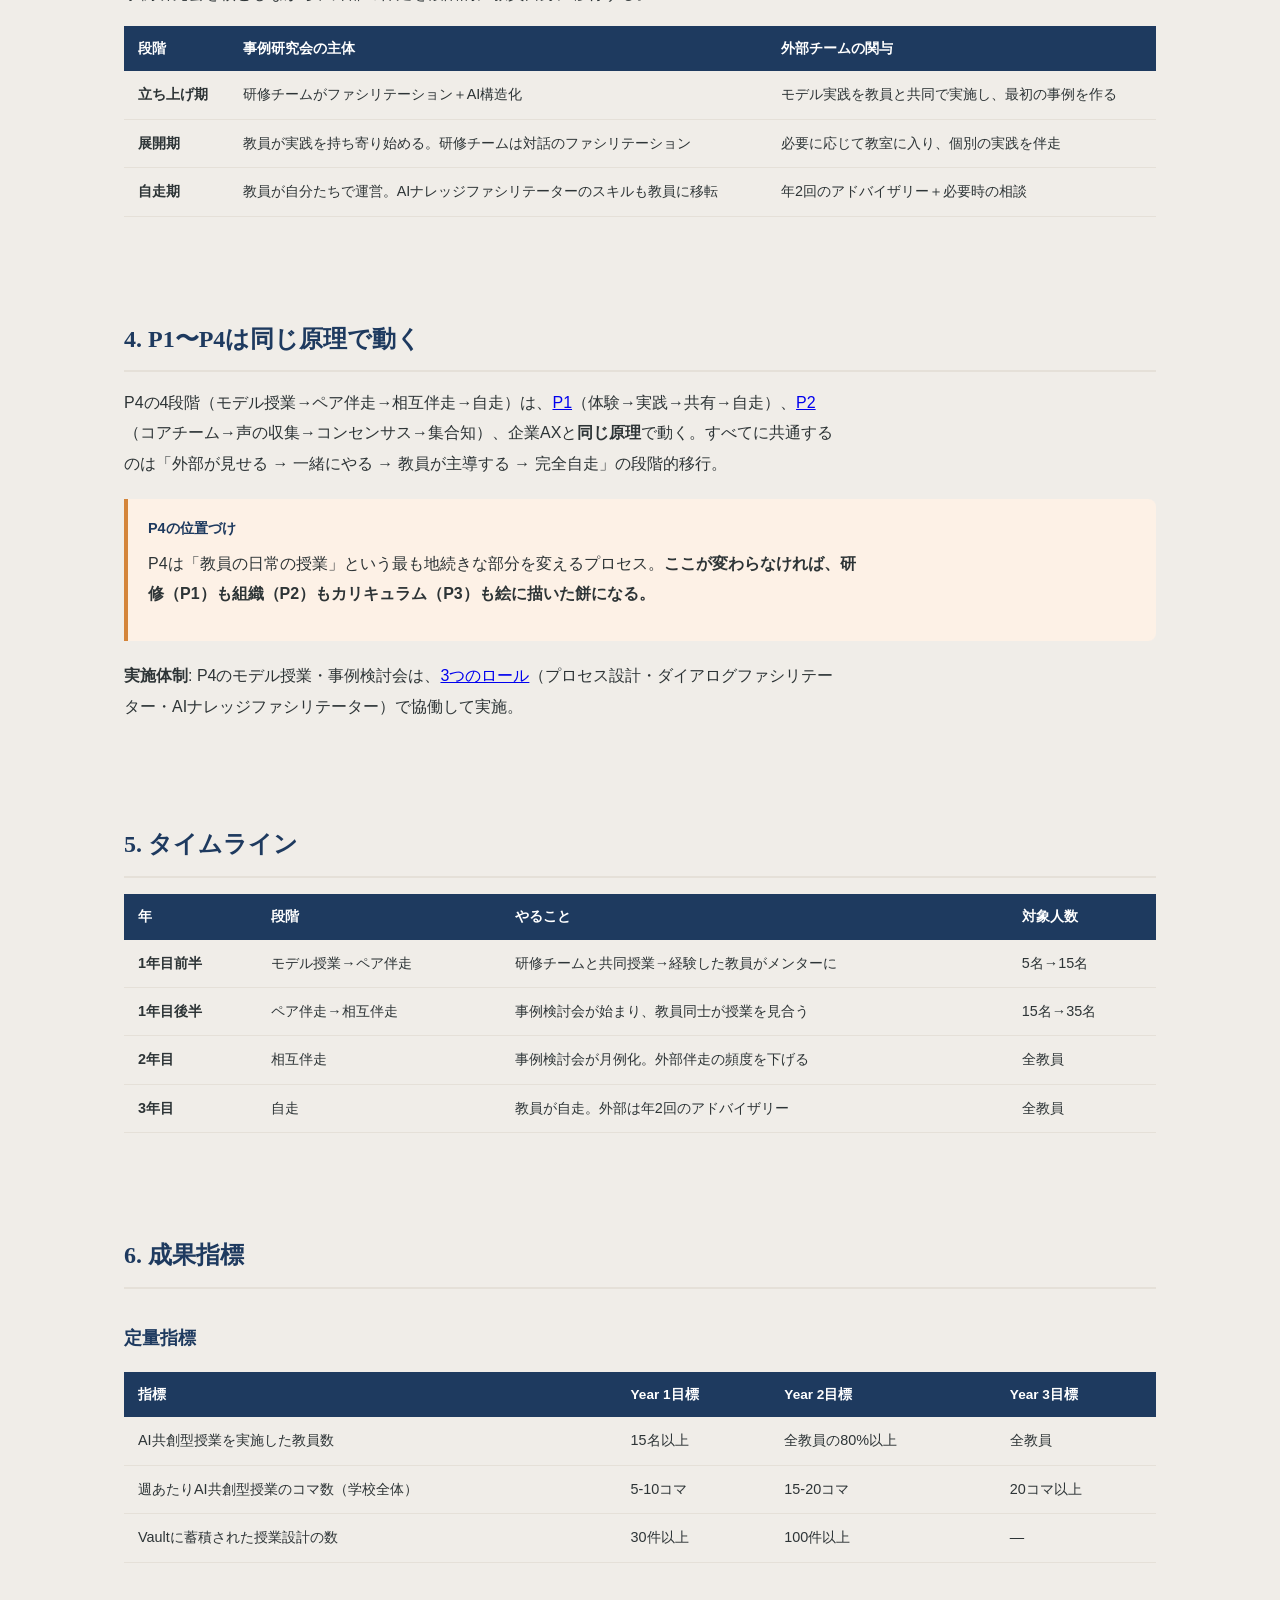
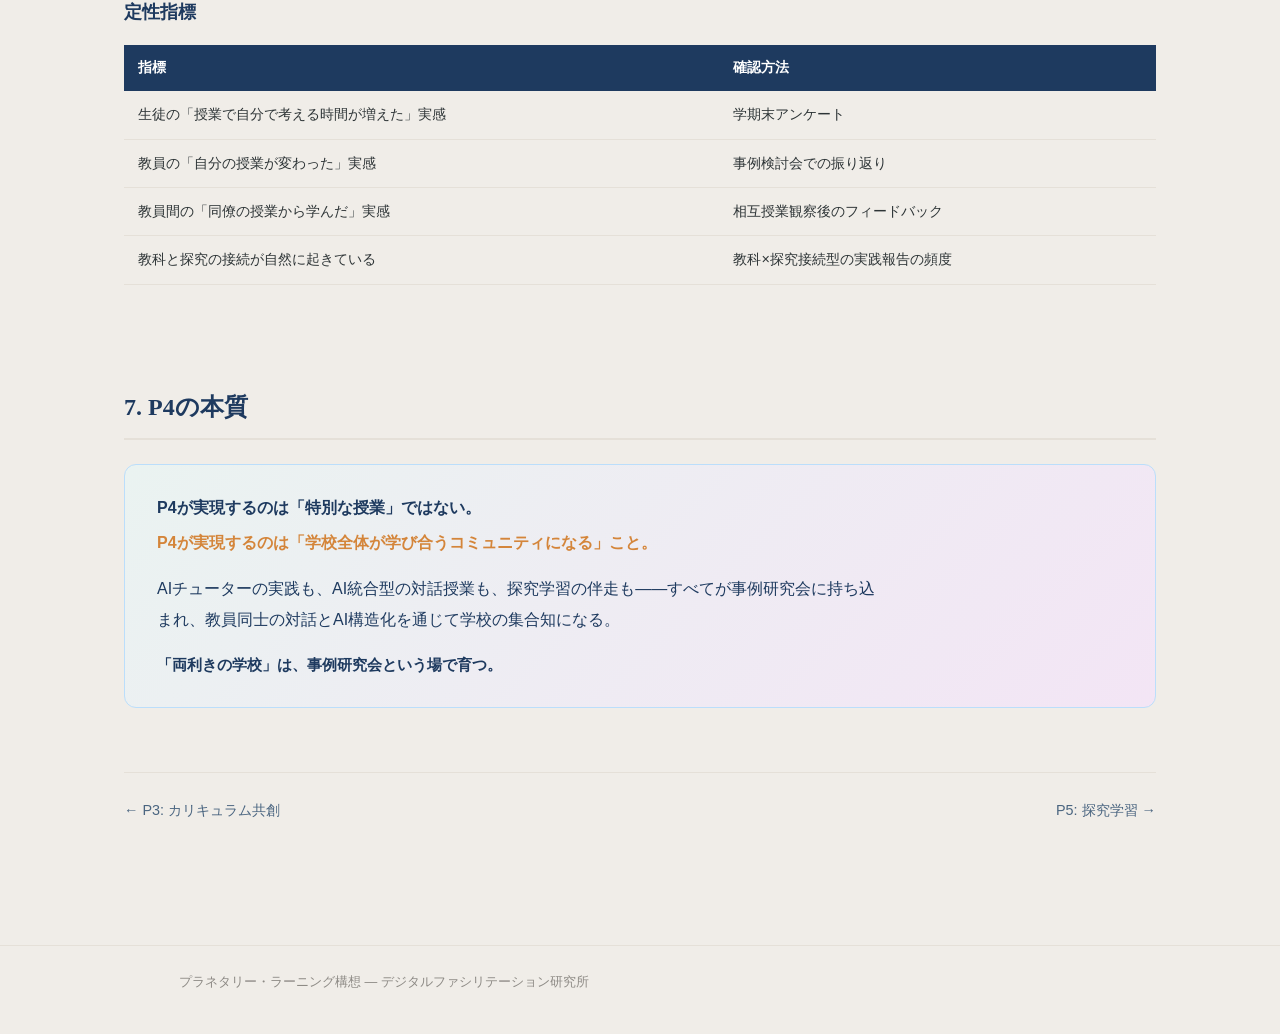
<file: p4.html>
<!DOCTYPE html>
<html lang="ja">
<head>
  <meta charset="UTF-8">
  <meta name="viewport" content="width=device-width, initial-scale=1.0">
  <title>授業実践伴走 — プラネタリー・ラーニング構想</title>
  <link rel="stylesheet" href="style.css">
</head>
<body>

<header>
  <div class="header-inner">
    <div class="site-title"><a href="index.html">プラネタリー・ラーニング構想</a></div>
    <nav>
      <a href="p0.html">世界観</a>
      <a href="competency.html">コンピテンシー</a>
      <a href="process-design.html">全体設計</a>
      <div class="nav-group">
        <span class="nav-group-label">学校づくり</span>
        <div class="nav-dropdown">
          <a href="p1.html">P1: 教員研修</a>
          <a href="p2.html">P2: 学校組織開発</a>
        </div>
      </div>
      <div class="nav-group">
        <span class="nav-group-label">学びづくり</span>
        <div class="nav-dropdown">
          <a href="p3.html">P3: カリキュラム共創</a>
          <a href="p4.html">P4: 授業実践伴走</a>
          <a href="p5.html">P5: 探究学習</a>
        </div>
      </div>
      <a href="career.html">キャリア教育</a>
      <a href="platform.html">プラットフォーム</a>
      <a href="about.html">About Us</a>
    </nav>
  </div>
</header>

<main>

  <div class="page-title">
    <h1>P4: 実践伴走</h1>
    <div class="page-subtitle">事例研究会で「両利きの学校」を育てる</div>
  </div>

  <!-- ── P3からの接続 ── -->
  <h2>P3で設計した → P4で教室を変える</h2>

  <p><a href="p1.html">P1</a>で教員がAI共創を体験し、<a href="p2.html">P2</a>で学校運営がコンセンサス型に変わり、<a href="p3.html">P3</a>で「両利きの学校」のカリキュラムを設計した。しかし、<strong>設計だけでは教室は変わらない。</strong></p>

  <p>P4は、「両利きの学校」の多様な実践——AIチューターによる教科学習、AI共創型の授業、探究学習の伴走——を<strong>事例研究会</strong>で共有し、学校全体の集合知として育てる伴走プロセスだ。</p>

  <div class="callout">
    <div class="callout-title">P4で育つコンピテンシー</div>
    <p>P4の多様な実践は、<a href="competency.html">AI PROOFコンピテンシー</a>を生徒が日常的に体験する場になる:</p>
    <ul>
      <li><strong>AIチューター活用</strong> → <strong>1. 仕組み化と再投資</strong>: AIに基礎学習を任せ、自分は問いに集中する</li>
      <li><strong>AI統合型授業</strong> → <strong>6. 合意形成と共創</strong> + <strong>4. 知の形式知化</strong>: 多様な声を統合する</li>
      <li><strong>探究×教科の接続</strong> → <strong>2. 越境学習</strong> + <strong>5. 仮説駆動</strong>: 教科の枠を越えて学ぶ</li>
    </ul>
  </div>

  <!-- ============================================================ -->
  <h2>2. P4が伴走する実践の領域</h2>

  <p>P3の「両利きの学校」に対応して、P4は<strong>教科学習（深化）と探究学習（探索）の両方</strong>の実践を伴走する。</p>

  <table>
    <tr><th>領域</th><th>実践の例</th><th>P3との対応</th></tr>
    <tr>
      <td><strong>教科学習（深化）</strong></td>
      <td>
        <ul style="margin:0; padding-left:18px;">
          <li>AIチューターを使った個別最適化授業</li>
          <li>AI壁打ちを使った概念理解・演習</li>
          <li>教員が自作したAIチューターコースの実践</li>
        </ul>
      </td>
      <td>P3セクション2「AIチューターによる個別最適化」</td>
    </tr>
    <tr>
      <td><strong>探究学習（探索）</strong></td>
      <td>
        <ul style="margin:0; padding-left:18px;">
          <li>AIを活用したフィールドワーク・取材の深掘り</li>
          <li>窓（MUSVI）を使った遠隔取材・相互学習</li>
          <li>ZINE制作・社会実装の伴走</li>
        </ul>
      </td>
      <td>P3セクション3＋<a href="p5.html">P5</a>「チェンジメーカー育成カリキュラム」</td>
    </tr>
    <tr>
      <td><strong>教科×探究の接続</strong></td>
      <td>
        <ul style="margin:0; padding-left:18px;">
          <li>教科の内容を生徒の探究テーマに接続する授業</li>
          <li>探究の中で「この知識が必要」→AIチューターがJust in Timeで教科学習を提供</li>
        </ul>
      </td>
      <td>P3セクション3「❼学ぶ」</td>
    </tr>
    <tr>
      <td><strong>AI統合型の対話授業</strong></td>
      <td>
        <ul style="margin:0; padding-left:18px;">
          <li>Googleフォーム→AI統合→KJ法→コンセンサス評価</li>
          <li>正解のない問いについて多様な視点で議論</li>
        </ul>
      </td>
      <td>P1第2回で教員が体験済み。P2のコンセンサス型と同じ原理</td>
    </tr>
  </table>

  <p><strong>教員がどの領域のどの実践に取り組むかは、教員自身が選ぶ。</strong> P4は特定のパターンを押し付けるのではなく、多様な実践を事例研究会で共有しながら、学校全体のAI活用を広げていく伴走。</p>

  <div class="callout">
    <div class="callout-title">窓が支える日常運用——小さな停滞を受け止める</div>
    <p>現場では、問い合わせるほどではない小さな停滞が積み重なって運用が止まることが多い。久しぶりにAIやVaultを開いて「これどうやるんだっけ」で止まる。そのまま触らなくなる。</p>
    <p>MUSVIの窓は、こうした場面で<strong>画面や資料を見せながら低摩擦で相談できる常設の伴走インフラ</strong>として機能する。立ち上げ期から自走期への移行に沿って、窓は研修チームと教員、教員同士、教員と生徒をつなぎ続ける。チャットや報告書だけでは見えない<strong>場のリズムや関係の変化</strong>を感じ取れることが、移行期の温度差を埋める。</p>
  </div>

  <!-- ============================================================ -->
  <h2>3. 事例研究会を核とした伴走</h2>

  <h3>事例研究会が学校を変える</h3>

  <p>P4の核は<strong>月1回の事例研究会</strong>。教員が自分の実践を持ち寄り、共有し、AIで構造化して学校全体の知恵にする。「やり方を教えれば自分でできる」は幻想。<strong>やってみた → 共有した → フィードバックをもらった → もっと良くなった</strong>、このサイクルが文化になることで、学校全体が変わる。</p>

  <div style="text-align:center; margin:24px 0;">
    <svg viewBox="0 0 600 200" width="100%" style="max-width:600px;" xmlns="http://www.w3.org/2000/svg" font-family="sans-serif">
      <!-- 中央: 事例研究会 -->
      <rect x="170" y="60" width="260" height="80" rx="14" fill="#FDF1E6" stroke="#D4853A" stroke-width="2"/>
      <text x="300" y="88" text-anchor="middle" font-size="14" font-weight="bold" fill="#D4853A">月1回 事例研究会</text>
      <text x="300" y="110" text-anchor="middle" font-size="11" fill="#1E3A5F">実践報告 → 対話 → AI統合 → パターン抽出</text>
      <text x="300" y="128" text-anchor="middle" font-size="10" fill="#4A6580">学校の集合知が育つ</text>
      <!-- 左: 教科学習 -->
      <rect x="0" y="70" width="150" height="60" rx="8" fill="#EAF3F1" stroke="#4A6580" stroke-width="1.5"/>
      <text x="75" y="94" text-anchor="middle" font-size="11" font-weight="bold" fill="#4A6580">教科学習の実践</text>
      <text x="75" y="112" text-anchor="middle" font-size="9" fill="#4A6580">AIチューター活用等</text>
      <line x1="150" y1="100" x2="168" y2="100" stroke="#4A6580" stroke-width="1.5"/>
      <!-- 右: 探究学習 -->
      <rect x="450" y="70" width="150" height="60" rx="8" fill="#EAF3F1" stroke="#3A7D6E" stroke-width="1.5"/>
      <text x="525" y="94" text-anchor="middle" font-size="11" font-weight="bold" fill="#3A7D6E">探究学習の実践</text>
      <text x="525" y="112" text-anchor="middle" font-size="9" fill="#3A7D6E">AI活用フィールドワーク等</text>
      <line x1="430" y1="100" x2="448" y2="100" stroke="#3A7D6E" stroke-width="1.5"/>
      <!-- 上: AI統合型授業 -->
      <rect x="195" y="0" width="210" height="40" rx="8" fill="#EAF3F1" stroke="#1E3A5F" stroke-width="1.5"/>
      <text x="300" y="24" text-anchor="middle" font-size="11" font-weight="bold" fill="#1E3A5F">AI統合型授業・教科×探究接続</text>
      <line x1="300" y1="40" x2="300" y2="58" stroke="#1E3A5F" stroke-width="1.5"/>
      <!-- 下: Vault蓄積 -->
      <text x="300" y="170" text-anchor="middle" font-size="10" fill="#4A6580">↓ すべてが保管庫（Vault）に蓄積 → 学校の教育実践ライブラリ</text>
    </svg>
  </div>

  <h3>事例研究会の構造（月1回・1時間）</h3>

  <div style="margin:24px 0;">
    <div style="display:flex; flex-direction:column; gap:12px;">
      <div style="background:#EAF3F1; border-left:4px solid #4A6580; border-radius:6px; padding:14px 18px;">
        <strong style="color:#1E3A5F;">実践報告（2名 × 10分）</strong>
        <p style="margin:6px 0 0; color:#1E3A5F;">「AIチューターでこの単元をやってみた」「探究学習でAIを使って取材を深掘りした」「教科と探究を接続する授業を試した」——教科学習でも探究学習でも、どんな実践でも持ち込める。</p>
      </div>
      <div style="background:#EAF3F1; border-left:4px solid #3A7D6E; border-radius:6px; padding:14px 18px;">
        <strong style="color:#1E3A5F;">対話（20分）</strong>
        <p style="margin:6px 0 0; color:#1E3A5F;">「自分の教科ならこう応用できる」「探究でも同じ構造が使える」——教科学習と探究学習の実践者が混ざって対話することで、「両利き」の接続が自然に生まれる。</p>
      </div>
      <div style="background:#FDF1E6; border-left:4px solid #D4853A; border-radius:6px; padding:14px 18px;">
        <strong style="color:#1E3A5F;">AI統合＋パターン抽出（20分）</strong>
        <p style="margin:6px 0 0; color:#1E3A5F;">対話の内容をClaude Codeで構造化。うまくいった実践の成功パターンを命名し、保管庫（Vault）に蓄積。回を重ねるごとに「学校の教育実践ライブラリ」が育つ。</p>
      </div>
    </div>
  </div>

  <div class="callout tip">
    <div class="callout-title">事例研究会が「両利き」を接続する</div>
    <p>教科学習のAIチューター実践と探究学習のAI活用実践が、同じ事例研究会で共有される。数学教員のAIチューター活用が探究学習の伴走者にヒントを与え、探究のフィールドワーク手法が教科の授業設計に還流する。<strong>事例研究会が、P3で設計した「両利き」を現場で結びつけるハブになる。</strong></p>
  </div>

  <h3>伴走の段階的移行</h3>

  <p>事例研究会を核としながら、外部の伴走を段階的に教員自身に移行する。</p>

  <table>
    <tr><th>段階</th><th>事例研究会の主体</th><th>外部チームの関与</th></tr>
    <tr><td><strong>立ち上げ期</strong></td><td>研修チームがファシリテーション＋AI構造化</td><td>モデル実践を教員と共同で実施し、最初の事例を作る</td></tr>
    <tr><td><strong>展開期</strong></td><td>教員が実践を持ち寄り始める。研修チームは対話のファシリテーション</td><td>必要に応じて教室に入り、個別の実践を伴走</td></tr>
    <tr><td><strong>自走期</strong></td><td>教員が自分たちで運営。AIナレッジファシリテーターのスキルも教員に移転</td><td>年2回のアドバイザリー＋必要時の相談</td></tr>
  </table>

  <!-- ============================================================ -->
  <h2>4. P1〜P4は同じ原理で動く</h2>

  <p>P4の4段階（モデル授業→ペア伴走→相互伴走→自走）は、<a href="p1.html">P1</a>（体験→実践→共有→自走）、<a href="p2.html">P2</a>（コアチーム→声の収集→コンセンサス→集合知）、企業AXと<strong>同じ原理</strong>で動く。すべてに共通するのは「外部が見せる → 一緒にやる → 教員が主導する → 完全自走」の段階的移行。</p>

  <div class="callout important">
    <div class="callout-title">P4の位置づけ</div>
    <p>P4は「教員の日常の授業」という最も地続きな部分を変えるプロセス。<strong>ここが変わらなければ、研修（P1）も組織（P2）もカリキュラム（P3）も絵に描いた餅になる。</strong></p>
  </div>

  <p><strong>実施体制</strong>: P4のモデル授業・事例検討会は、<a href="about.html#three-roles">3つのロール</a>（プロセス設計・ダイアログファシリテーター・AIナレッジファシリテーター）で協働して実施。</p>

  <!-- ============================================================ -->
  <h2>5. タイムライン</h2>

  <table>
    <tr><th>年</th><th>段階</th><th>やること</th><th>対象人数</th></tr>
    <tr><td><strong>1年目前半</strong></td><td>モデル授業→ペア伴走</td><td>研修チームと共同授業→経験した教員がメンターに</td><td>5名→15名</td></tr>
    <tr><td><strong>1年目後半</strong></td><td>ペア伴走→相互伴走</td><td>事例検討会が始まり、教員同士が授業を見合う</td><td>15名→35名</td></tr>
    <tr><td><strong>2年目</strong></td><td>相互伴走</td><td>事例検討会が月例化。外部伴走の頻度を下げる</td><td>全教員</td></tr>
    <tr><td><strong>3年目</strong></td><td>自走</td><td>教員が自走。外部は年2回のアドバイザリー</td><td>全教員</td></tr>
  </table>

  <!-- ============================================================ -->
  <h2>6. 成果指標</h2>

  <h3>定量指標</h3>

  <table>
    <tr><th>指標</th><th>Year 1目標</th><th>Year 2目標</th><th>Year 3目標</th></tr>
    <tr><td>AI共創型授業を実施した教員数</td><td>15名以上</td><td>全教員の80%以上</td><td>全教員</td></tr>
    <tr><td>週あたりAI共創型授業のコマ数（学校全体）</td><td>5-10コマ</td><td>15-20コマ</td><td>20コマ以上</td></tr>
    <tr><td>Vaultに蓄積された授業設計の数</td><td>30件以上</td><td>100件以上</td><td>—</td></tr>
  </table>

  <h3>定性指標</h3>

  <table>
    <tr><th>指標</th><th>確認方法</th></tr>
    <tr><td>生徒の「授業で自分で考える時間が増えた」実感</td><td>学期末アンケート</td></tr>
    <tr><td>教員の「自分の授業が変わった」実感</td><td>事例検討会での振り返り</td></tr>
    <tr><td>教員間の「同僚の授業から学んだ」実感</td><td>相互授業観察後のフィードバック</td></tr>
    <tr><td>教科と探究の接続が自然に起きている</td><td>教科×探究接続型の実践報告の頻度</td></tr>
  </table>

  <!-- ============================================================ -->
  <h2>7. P4の本質</h2>

  <div style="margin:24px 0; background:linear-gradient(135deg, #EAF3F1 0%, #f3e5f5 100%); border-radius:12px; padding:28px 32px; border:1px solid #bbdefb;">
    <p style="font-size:16px; font-weight:bold; color:#1E3A5F; margin:0 0 4px;">P4が実現するのは「特別な授業」ではない。</p>
    <p style="font-size:16px; font-weight:bold; color:#D4853A; margin:0 0 16px;">P4が実現するのは「学校全体が学び合うコミュニティになる」こと。</p>
    <p style="color:#1E3A5F; margin:0 0 16px;">AIチューターの実践も、AI統合型の対話授業も、探究学習の伴走も——すべてが事例研究会に持ち込まれ、教員同士の対話とAI構造化を通じて学校の集合知になる。</p>
    <p style="font-size:15px; font-weight:bold; color:#1E3A5F; margin:0;"><strong>「両利きの学校」は、事例研究会という場で育つ。</strong></p>
  </div>

  <!-- Page navigation -->
  <div class="page-nav">
    <a href="p3.html">&larr; P3: カリキュラム共創</a>
    <a href="p5.html">P5: 探究学習 &rarr;</a>
  </div>

</main>

<footer>
  <p>プラネタリー・ラーニング構想 &mdash; デジタルファシリテーション研究所</p>
</footer>

</body>
</html>
</file>
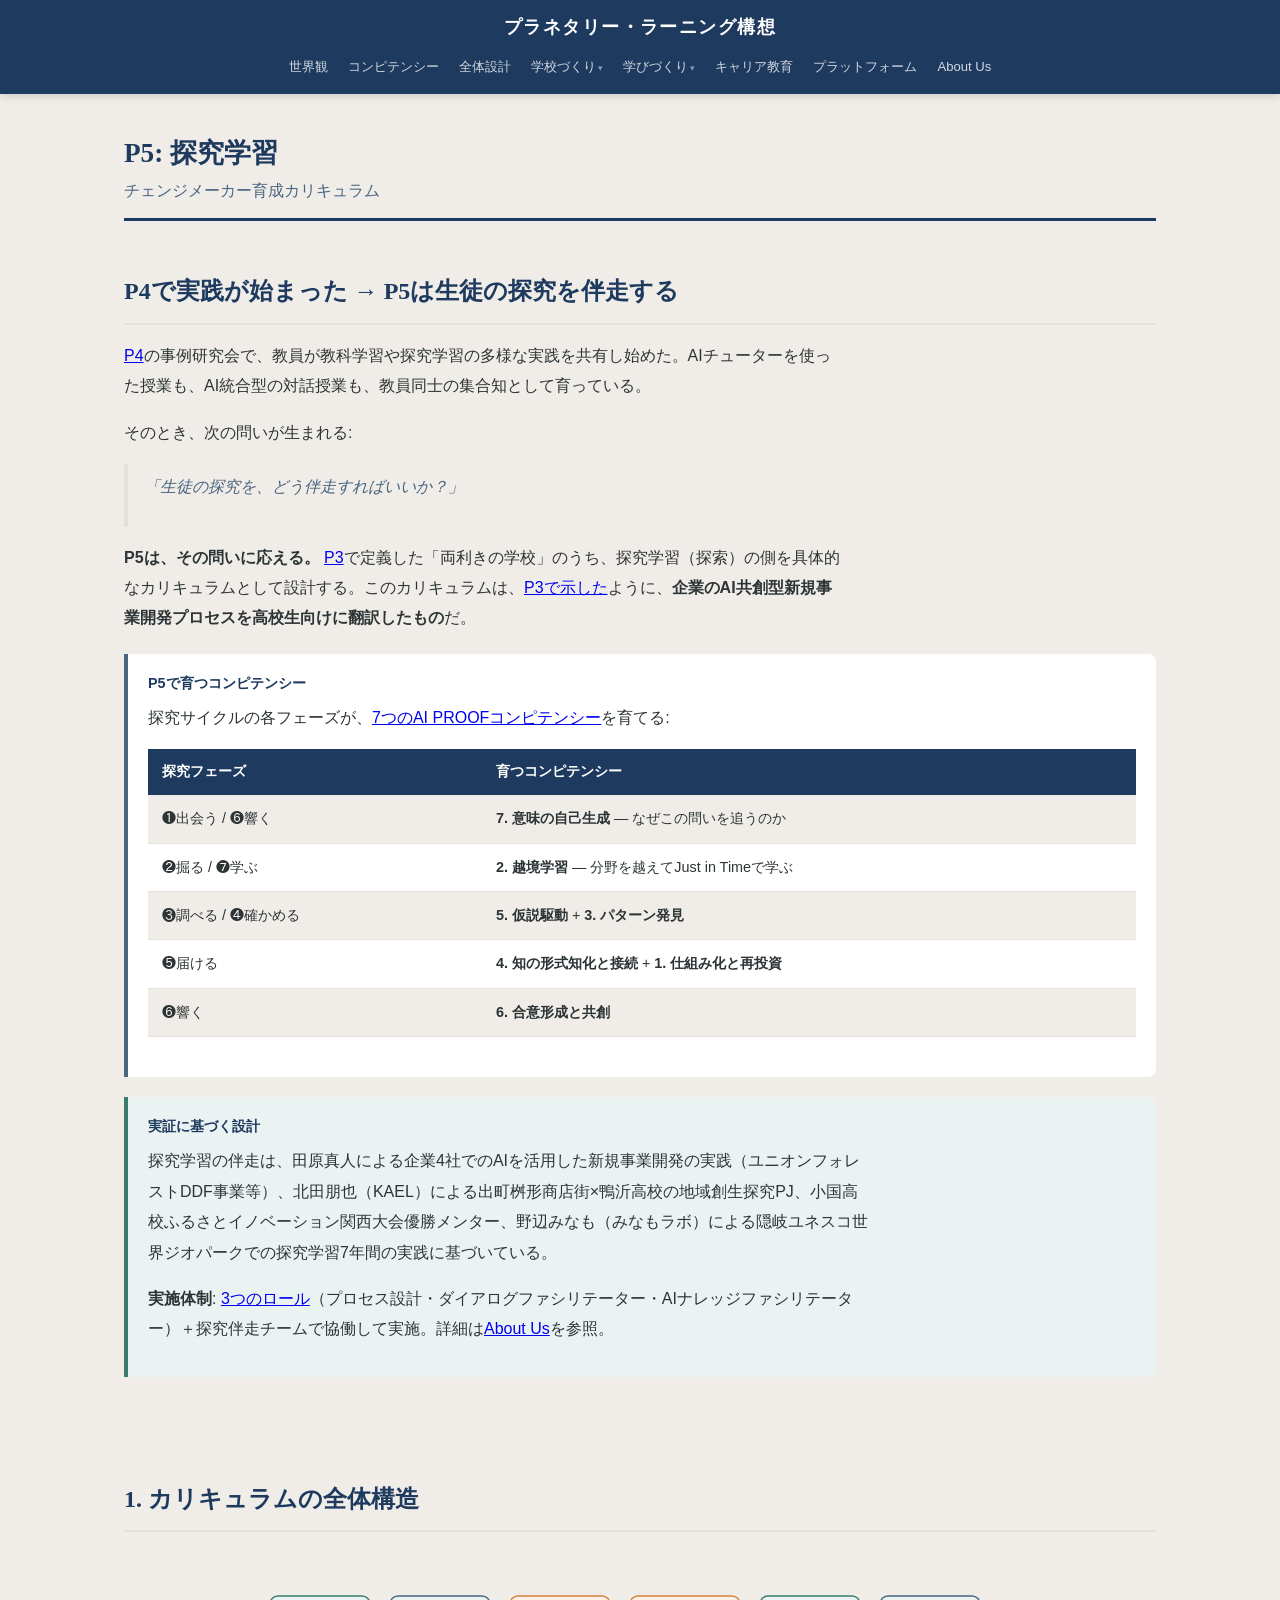
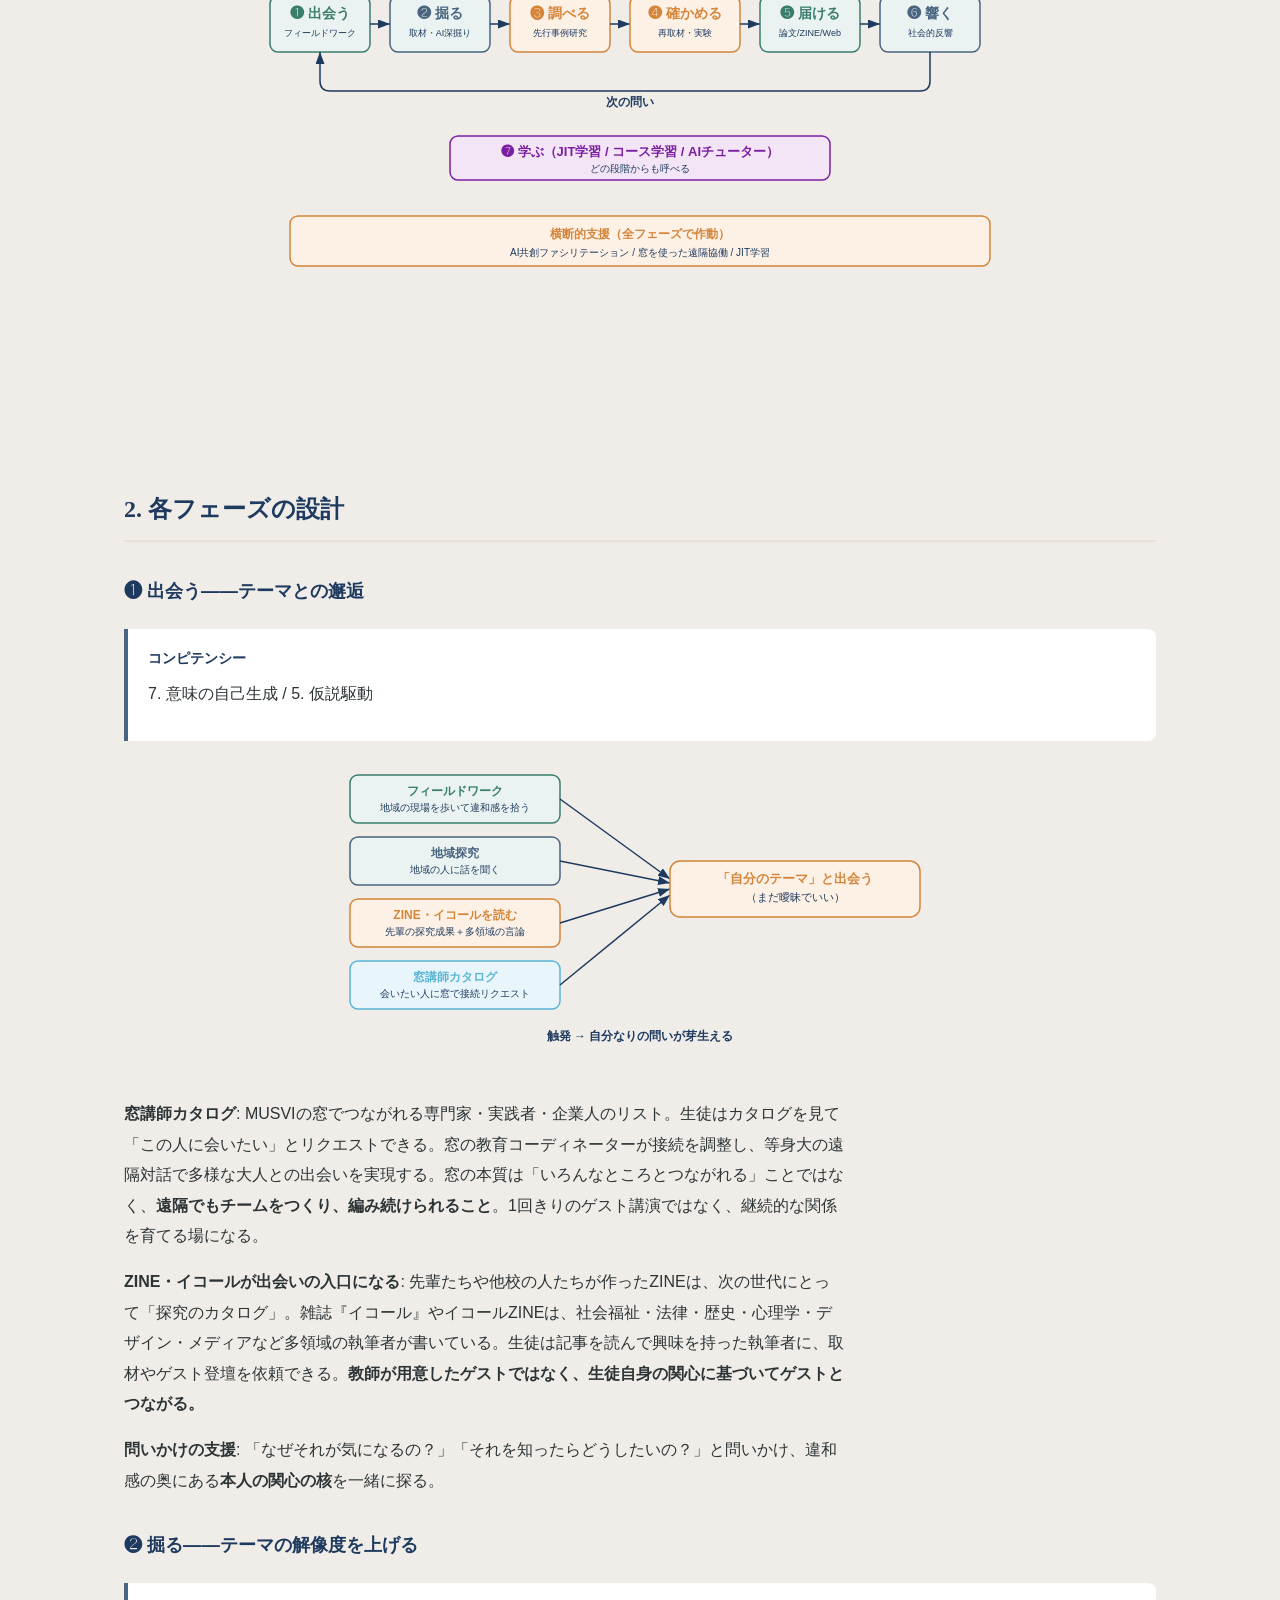
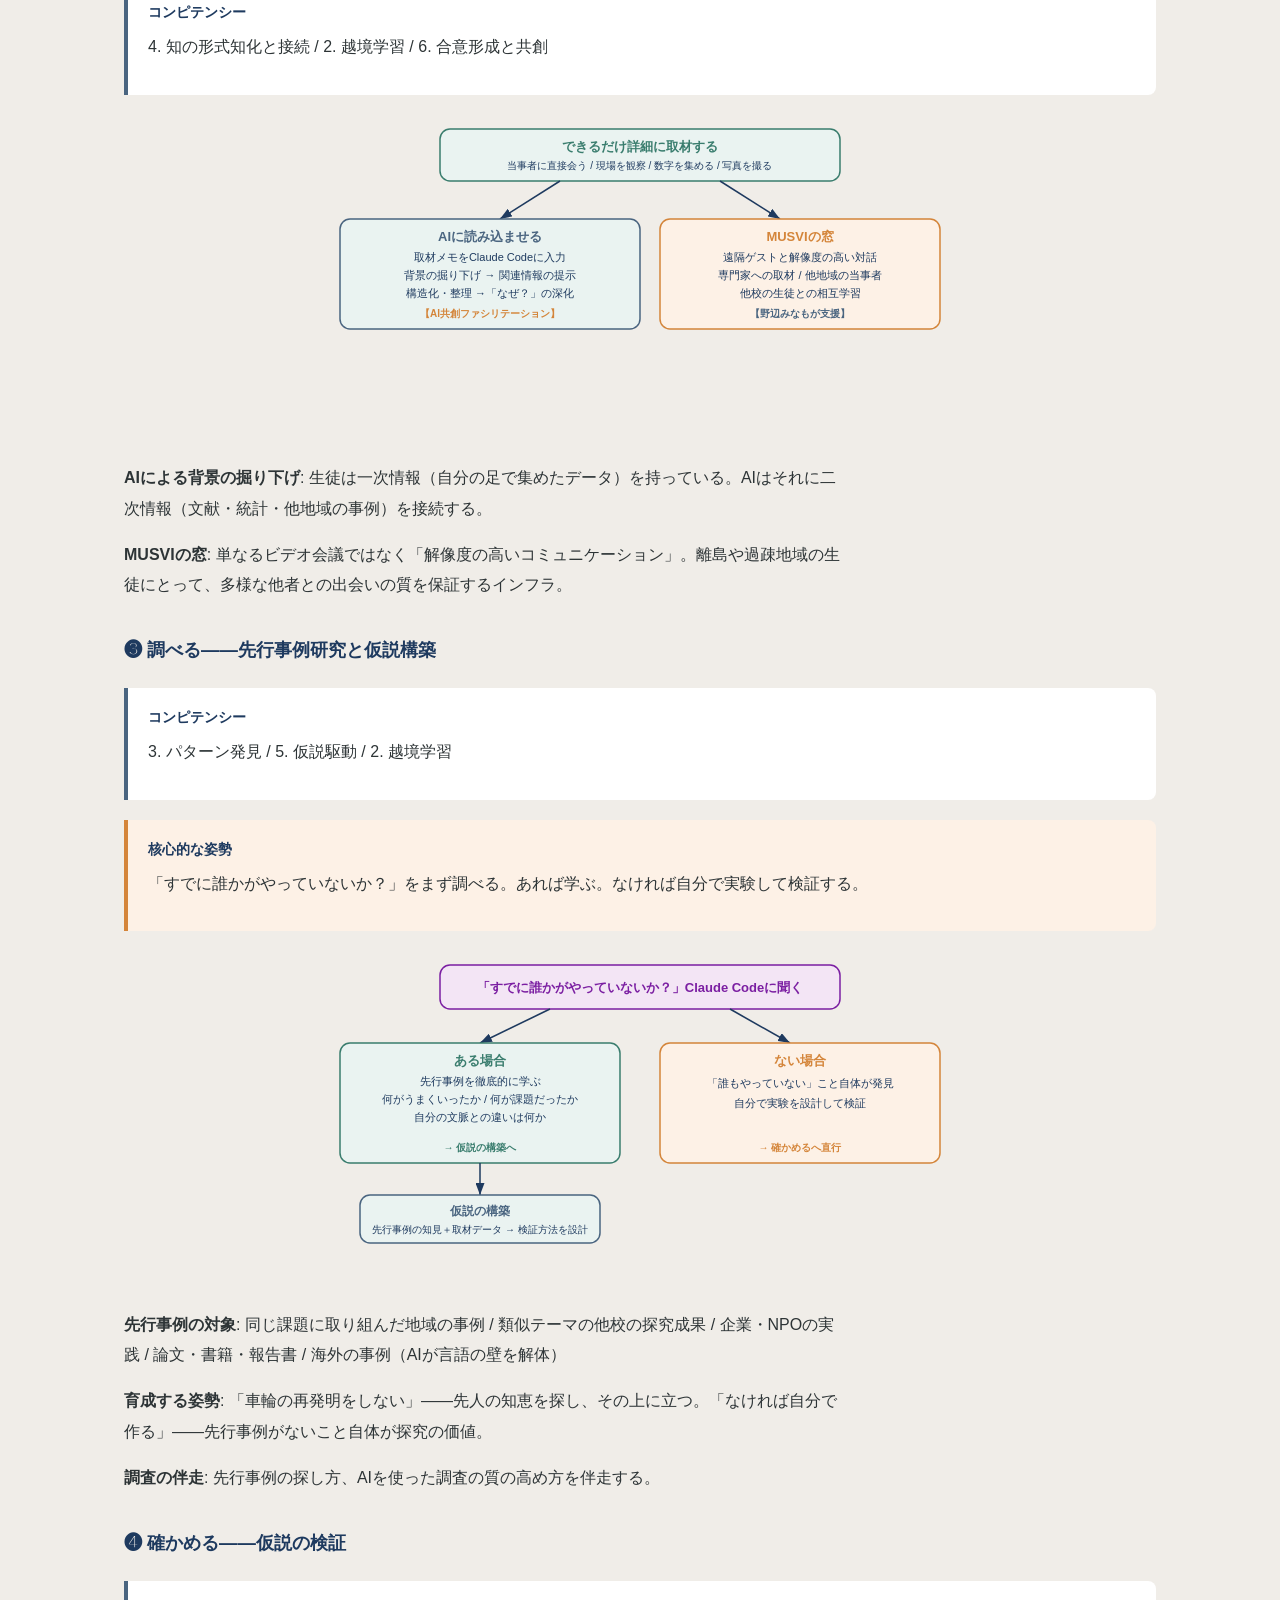
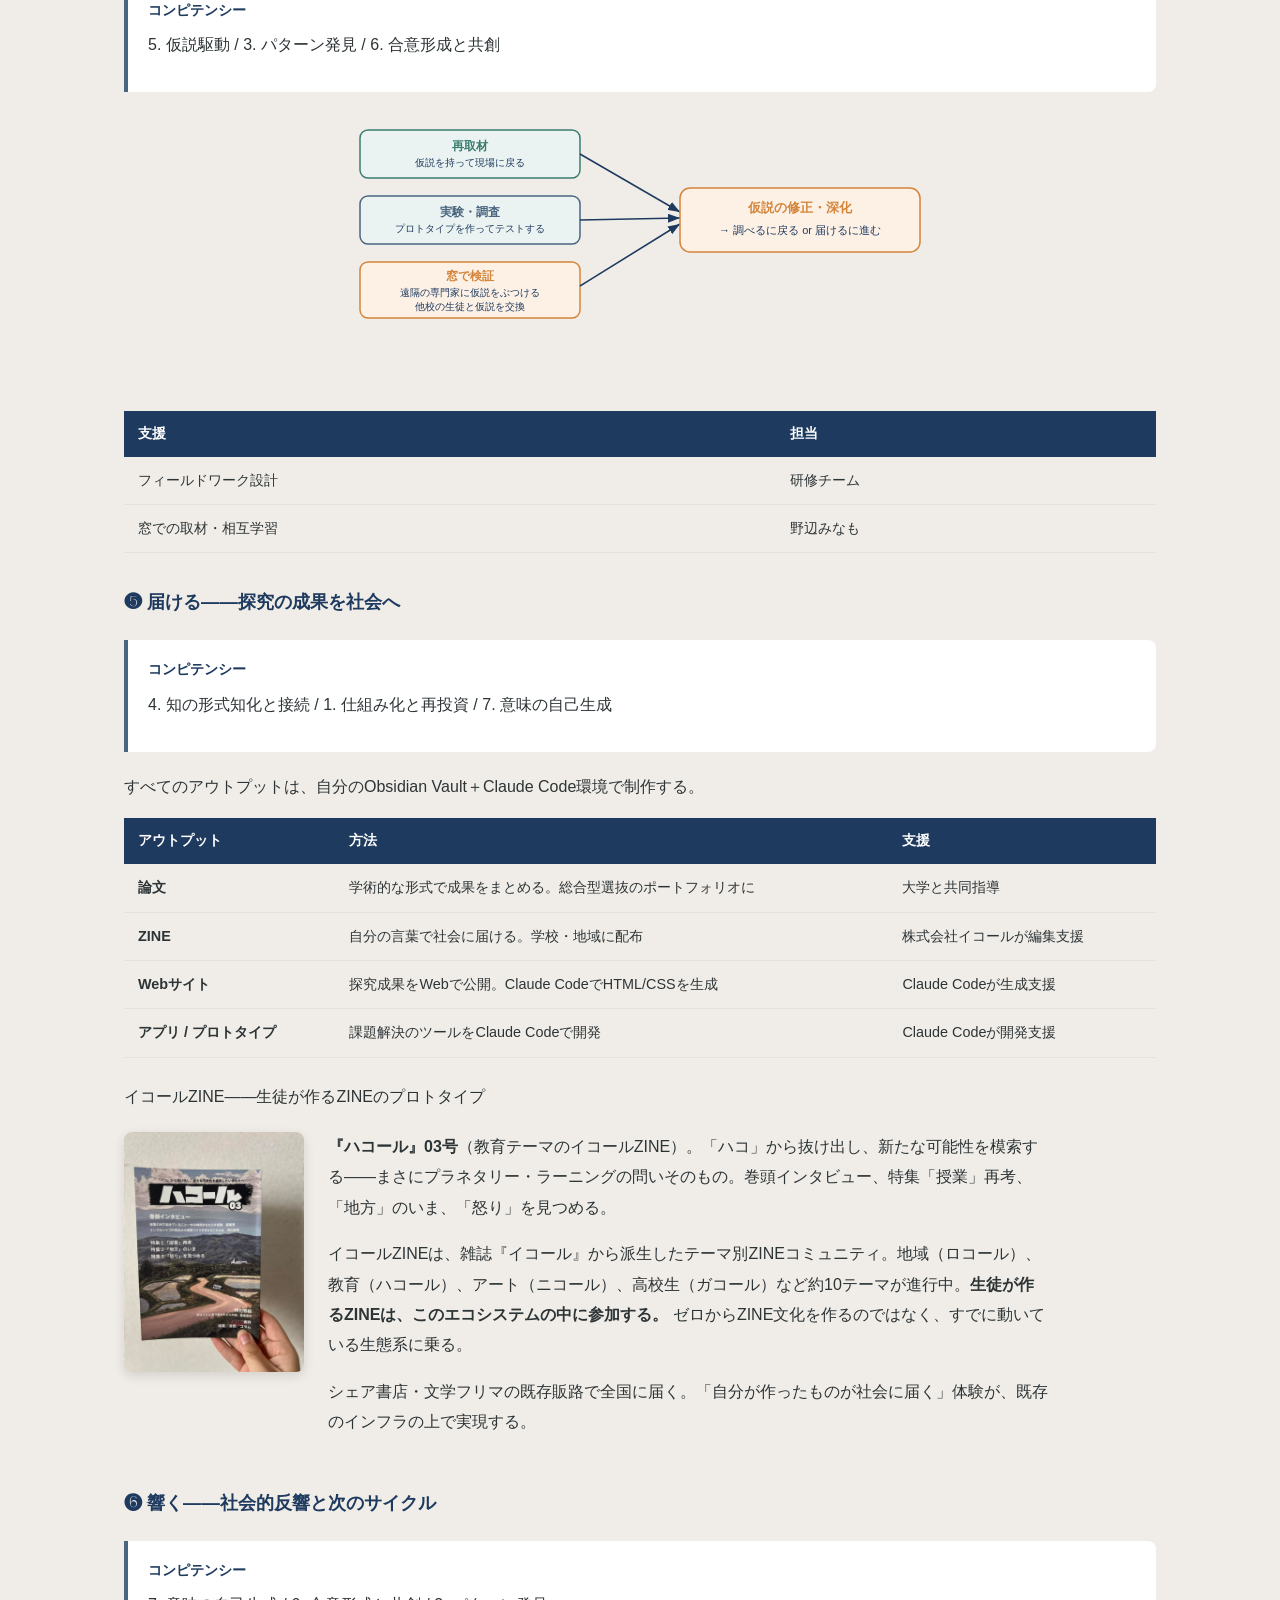
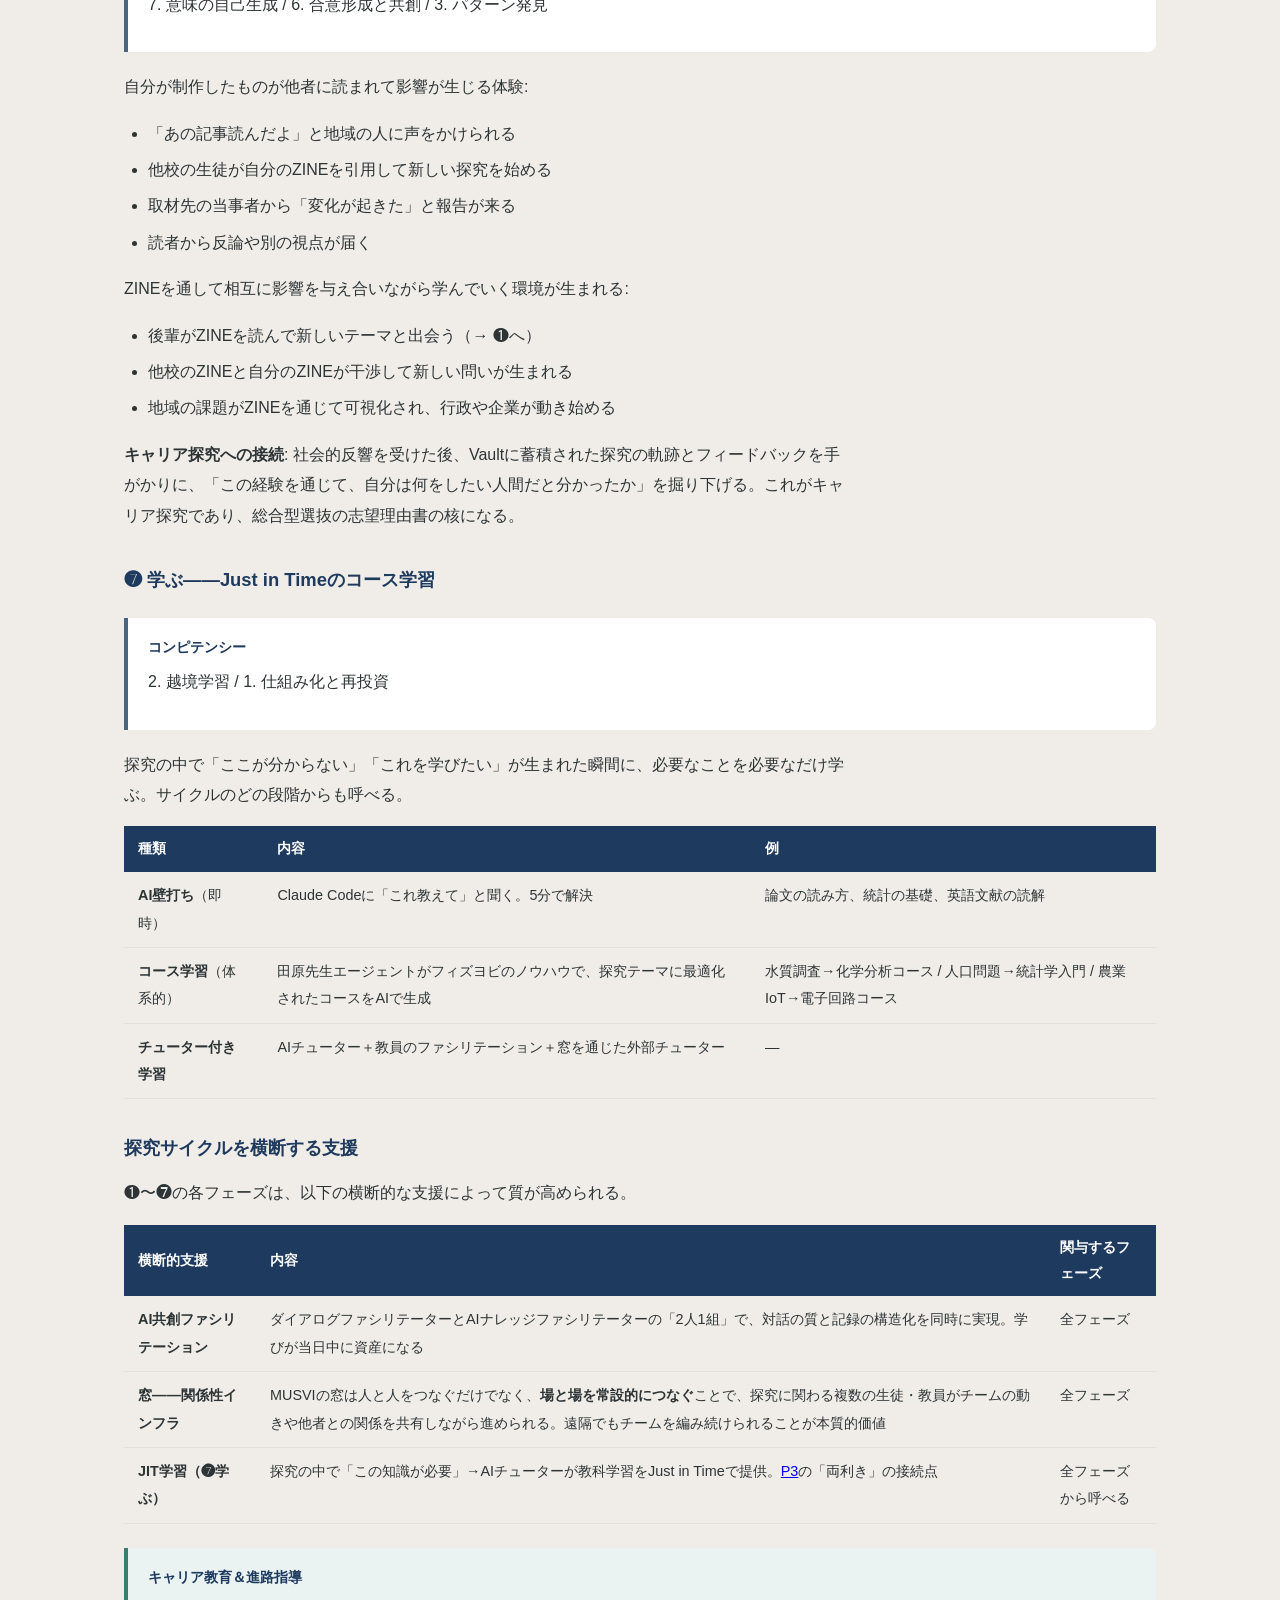
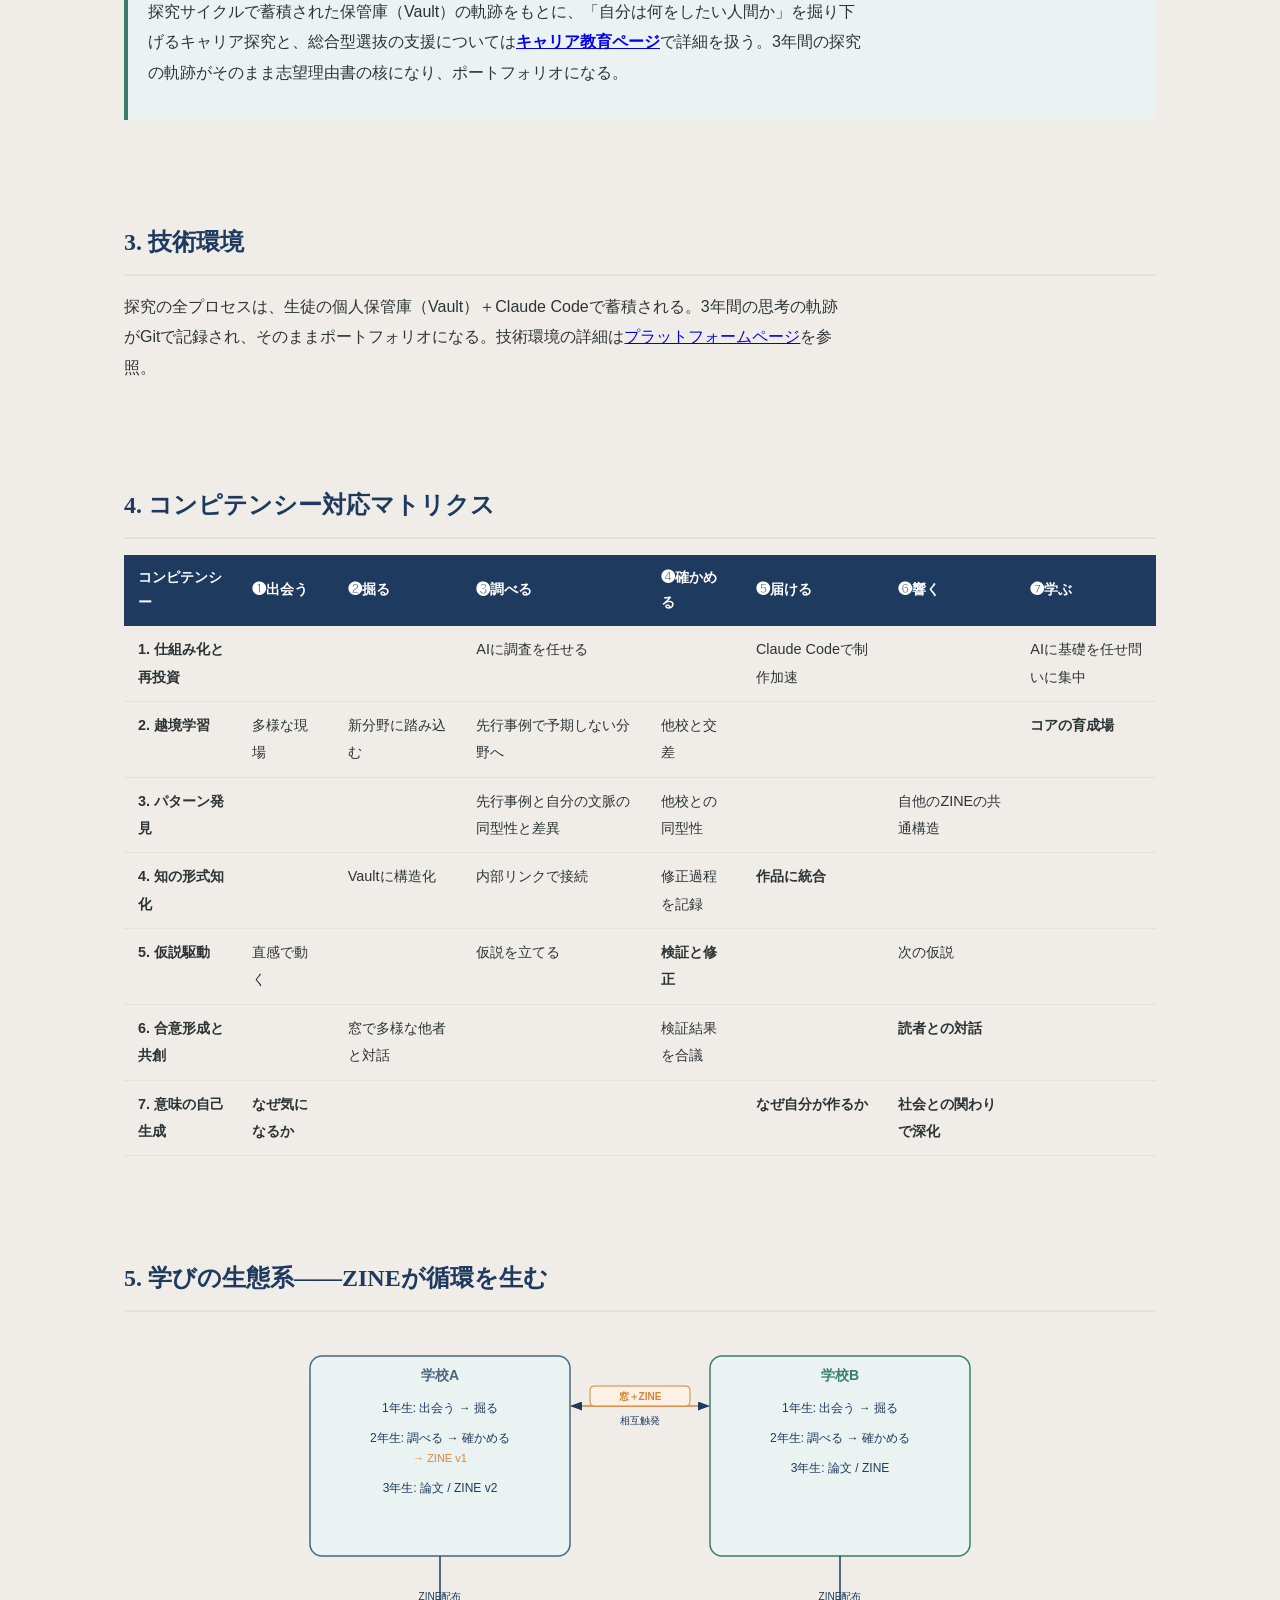
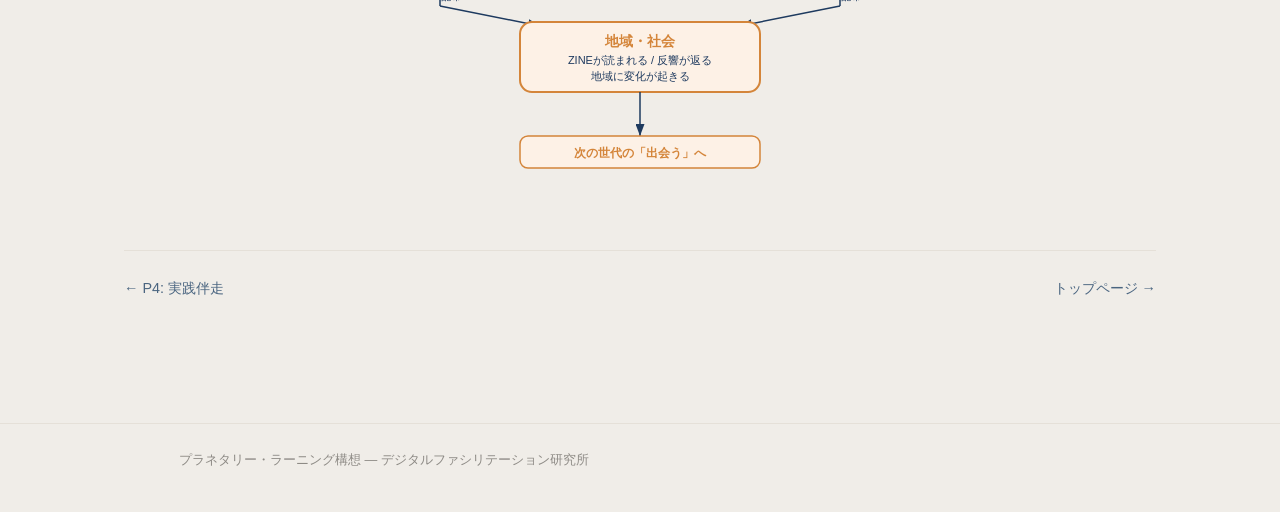
<file: p5.html>
<!DOCTYPE html>
<html lang="ja">
<head>
  <meta charset="UTF-8">
  <meta name="viewport" content="width=device-width, initial-scale=1.0">
  <title>チェンジメーカー育成カリキュラム設計 — プラネタリー・ラーニング構想</title>
  <link rel="stylesheet" href="style.css">
</head>
<body>

<header>
  <div class="header-inner">
    <div class="site-title"><a href="index.html">プラネタリー・ラーニング構想</a></div>
    <nav>
      <a href="p0.html">世界観</a>
      <a href="competency.html">コンピテンシー</a>
      <a href="process-design.html">全体設計</a>
      <div class="nav-group">
        <span class="nav-group-label">学校づくり</span>
        <div class="nav-dropdown">
          <a href="p1.html">P1: 教員研修</a>
          <a href="p2.html">P2: 学校組織開発</a>
        </div>
      </div>
      <div class="nav-group">
        <span class="nav-group-label">学びづくり</span>
        <div class="nav-dropdown">
          <a href="p3.html">P3: カリキュラム共創</a>
          <a href="p4.html">P4: 授業実践伴走</a>
          <a href="p5.html">P5: 探究学習</a>
        </div>
      </div>
      <a href="career.html">キャリア教育</a>
      <a href="platform.html">プラットフォーム</a>
      <a href="about.html">About Us</a>
    </nav>
  </div>
</header>

<main>

  <div class="page-title">
    <h1>P5: 探究学習</h1>
    <div class="page-subtitle">チェンジメーカー育成カリキュラム</div>
  </div>

  <!-- ── P4からの接続 ── -->
  <h2>P4で実践が始まった → P5は生徒の探究を伴走する</h2>

  <p><a href="p4.html">P4</a>の事例研究会で、教員が教科学習や探究学習の多様な実践を共有し始めた。AIチューターを使った授業も、AI統合型の対話授業も、教員同士の集合知として育っている。</p>

  <p>そのとき、次の問いが生まれる:</p>
  <blockquote><p>「生徒の探究を、どう伴走すればいいか？」</p></blockquote>

  <p><strong>P5は、その問いに応える。</strong> <a href="p3.html">P3</a>で定義した「両利きの学校」のうち、探究学習（探索）の側を具体的なカリキュラムとして設計する。このカリキュラムは、<a href="p3.html">P3で示した</a>ように、<strong>企業のAI共創型新規事業開発プロセスを高校生向けに翻訳したもの</strong>だ。</p>

  <div class="callout">
    <div class="callout-title">P5で育つコンピテンシー</div>
    <p>探究サイクルの各フェーズが、<a href="competency.html">7つのAI PROOFコンピテンシー</a>を育てる:</p>
    <table>
      <tr><th>探究フェーズ</th><th>育つコンピテンシー</th></tr>
      <tr><td>❶出会う / ❻響く</td><td><strong>7. 意味の自己生成</strong> — なぜこの問いを追うのか</td></tr>
      <tr><td>❷掘る / ❼学ぶ</td><td><strong>2. 越境学習</strong> — 分野を越えてJust in Timeで学ぶ</td></tr>
      <tr><td>❸調べる / ❹確かめる</td><td><strong>5. 仮説駆動</strong> + <strong>3. パターン発見</strong></td></tr>
      <tr><td>❺届ける</td><td><strong>4. 知の形式知化と接続</strong> + <strong>1. 仕組み化と再投資</strong></td></tr>
      <tr><td>❻響く</td><td><strong>6. 合意形成と共創</strong></td></tr>
    </table>
  </div>

  <div class="callout tip">
    <div class="callout-title">実証に基づく設計</div>
    <p>探究学習の伴走は、田原真人による企業4社でのAIを活用した新規事業開発の実践（ユニオンフォレストDDF事業等）、北田朋也（KAEL）による出町桝形商店街×鴨沂高校の地域創生探究PJ、小国高校ふるさとイノベーション関西大会優勝メンター、野辺みなも（みなもラボ）による隠岐ユネスコ世界ジオパークでの探究学習7年間の実践に基づいている。</p>
    <p><strong>実施体制</strong>: <a href="about.html#three-roles">3つのロール</a>（プロセス設計・ダイアログファシリテーター・AIナレッジファシリテーター）＋探究伴走チームで協働して実施。詳細は<a href="about.html">About Us</a>を参照。</p>
  </div>

  <!-- ============================================================ -->
  <h2>1. カリキュラムの全体構造</h2>

  <div style="text-align:center; margin:24px 0;">
    <svg viewBox="0 0 780 420" width="100%" style="max-width:780px;" xmlns="http://www.w3.org/2000/svg" font-family="sans-serif">
      <defs>
        <marker id="s1" markerWidth="8" markerHeight="6" refX="8" refY="3" orient="auto"><polygon points="0,0 8,3 0,6" fill="#1E3A5F"/></marker>
      </defs>
      <!-- Main cycle boxes -->
      <rect x="20" y="40" width="100" height="56" rx="8" fill="#EAF3F1" stroke="#3A7D6E" stroke-width="1.5"/>
      <text x="70" y="62" text-anchor="middle" font-size="14" fill="#3A7D6E" font-weight="bold">&#x2776; 出会う</text>
      <text x="70" y="80" text-anchor="middle" font-size="9" fill="#1E3A5F">フィールドワーク</text>

      <line x1="120" y1="68" x2="140" y2="68" stroke="#1E3A5F" stroke-width="1.5" marker-end="url(#s1)"/>
      <rect x="140" y="40" width="100" height="56" rx="8" fill="#EAF3F1" stroke="#4A6580" stroke-width="1.5"/>
      <text x="190" y="62" text-anchor="middle" font-size="14" fill="#4A6580" font-weight="bold">&#x2777; 掘る</text>
      <text x="190" y="80" text-anchor="middle" font-size="9" fill="#1E3A5F">取材・AI深掘り</text>

      <line x1="240" y1="68" x2="260" y2="68" stroke="#1E3A5F" stroke-width="1.5" marker-end="url(#s1)"/>
      <rect x="260" y="40" width="100" height="56" rx="8" fill="#FDF1E6" stroke="#D4853A" stroke-width="1.5"/>
      <text x="310" y="62" text-anchor="middle" font-size="14" fill="#D4853A" font-weight="bold">&#x2778; 調べる</text>
      <text x="310" y="80" text-anchor="middle" font-size="9" fill="#1E3A5F">先行事例研究</text>

      <line x1="360" y1="68" x2="380" y2="68" stroke="#1E3A5F" stroke-width="1.5" marker-end="url(#s1)"/>
      <rect x="380" y="40" width="110" height="56" rx="8" fill="#FDF1E6" stroke="#D4853A" stroke-width="1.5"/>
      <text x="435" y="62" text-anchor="middle" font-size="14" fill="#D4853A" font-weight="bold">&#x2779; 確かめる</text>
      <text x="435" y="80" text-anchor="middle" font-size="9" fill="#1E3A5F">再取材・実験</text>

      <line x1="490" y1="68" x2="510" y2="68" stroke="#1E3A5F" stroke-width="1.5" marker-end="url(#s1)"/>
      <rect x="510" y="40" width="100" height="56" rx="8" fill="#EAF3F1" stroke="#3A7D6E" stroke-width="1.5"/>
      <text x="560" y="62" text-anchor="middle" font-size="14" fill="#3A7D6E" font-weight="bold">&#x277A; 届ける</text>
      <text x="560" y="80" text-anchor="middle" font-size="9" fill="#1E3A5F">論文/ZINE/Web</text>

      <line x1="610" y1="68" x2="630" y2="68" stroke="#1E3A5F" stroke-width="1.5" marker-end="url(#s1)"/>
      <rect x="630" y="40" width="100" height="56" rx="8" fill="#EAF3F1" stroke="#4A6580" stroke-width="1.5"/>
      <text x="680" y="62" text-anchor="middle" font-size="14" fill="#4A6580" font-weight="bold">&#x277B; 響く</text>
      <text x="680" y="80" text-anchor="middle" font-size="9" fill="#1E3A5F">社会的反響</text>

      <!-- Loop back arrow -->
      <path d="M680,96 L680,125 Q680,135 670,135 L80,135 Q70,135 70,125 L70,96" fill="none" stroke="#1E3A5F" stroke-width="1.5" marker-end="url(#s1)"/>
      <text x="380" y="150" text-anchor="middle" font-size="12" fill="#1E3A5F" font-weight="bold">次の問い</text>

      <!-- ❼ 学ぶ -->
      <rect x="200" y="180" width="380" height="44" rx="8" fill="#f3e5f5" stroke="#7b1fa2" stroke-width="1.5"/>
      <text x="390" y="200" text-anchor="middle" font-size="13" fill="#7b1fa2" font-weight="bold">&#x277C; 学ぶ（JIT学習 / コース学習 / AIチューター）</text>
      <text x="390" y="216" text-anchor="middle" font-size="10" fill="#1E3A5F">どの段階からも呼べる</text>

      <!-- 横断的支援 -->
      <rect x="40" y="260" width="700" height="50" rx="8" fill="#FDF1E6" stroke="#D4853A" stroke-width="1.5"/>
      <text x="390" y="282" text-anchor="middle" font-size="12" fill="#D4853A" font-weight="bold">横断的支援（全フェーズで作動）</text>
      <text x="390" y="300" text-anchor="middle" font-size="10" fill="#1E3A5F">AI共創ファシリテーション / 窓を使った遠隔協働 / JIT学習</text>
    </svg>
  </div>

  <!-- ============================================================ -->
  <h2>2. 各フェーズの設計</h2>

  <!-- ❶ 出会う -->
  <h3>&#x2776; 出会う——テーマとの邂逅</h3>

  <div class="callout">
    <div class="callout-title">コンピテンシー</div>
    <p>7. 意味の自己生成 / 5. 仮説駆動</p>
  </div>

  <div style="text-align:center; margin:24px 0;">
    <svg viewBox="0 0 620 300" width="100%" style="max-width:620px;" xmlns="http://www.w3.org/2000/svg" font-family="sans-serif">
      <defs>
        <marker id="s2" markerWidth="8" markerHeight="6" refX="8" refY="3" orient="auto"><polygon points="0,0 8,3 0,6" fill="#1E3A5F"/></marker>
      </defs>
      <!-- Left boxes (4 inputs) -->
      <rect x="20" y="10" width="210" height="48" rx="8" fill="#EAF3F1" stroke="#3A7D6E" stroke-width="1.5"/>
      <text x="125" y="30" text-anchor="middle" font-size="12" fill="#3A7D6E" font-weight="bold">フィールドワーク</text>
      <text x="125" y="46" text-anchor="middle" font-size="10" fill="#1E3A5F">地域の現場を歩いて違和感を拾う</text>

      <rect x="20" y="72" width="210" height="48" rx="8" fill="#EAF3F1" stroke="#4A6580" stroke-width="1.5"/>
      <text x="125" y="92" text-anchor="middle" font-size="12" fill="#4A6580" font-weight="bold">地域探究</text>
      <text x="125" y="108" text-anchor="middle" font-size="10" fill="#1E3A5F">地域の人に話を聞く</text>

      <rect x="20" y="134" width="210" height="48" rx="8" fill="#FDF1E6" stroke="#D4853A" stroke-width="1.5"/>
      <text x="125" y="154" text-anchor="middle" font-size="12" fill="#D4853A" font-weight="bold">ZINE・イコールを読む</text>
      <text x="125" y="170" text-anchor="middle" font-size="10" fill="#1E3A5F">先輩の探究成果＋多領域の言論</text>

      <rect x="20" y="196" width="210" height="48" rx="8" fill="#E8F6FB" stroke="#5BB5D5" stroke-width="1.5"/>
      <text x="125" y="216" text-anchor="middle" font-size="12" fill="#5BB5D5" font-weight="bold">窓講師カタログ</text>
      <text x="125" y="232" text-anchor="middle" font-size="10" fill="#1E3A5F">会いたい人に窓で接続リクエスト</text>

      <!-- Arrows converging -->
      <line x1="230" y1="34" x2="340" y2="114" stroke="#1E3A5F" stroke-width="1.5" marker-end="url(#s2)"/>
      <line x1="230" y1="96" x2="340" y2="118" stroke="#1E3A5F" stroke-width="1.5" marker-end="url(#s2)"/>
      <line x1="230" y1="158" x2="340" y2="124" stroke="#1E3A5F" stroke-width="1.5" marker-end="url(#s2)"/>
      <line x1="230" y1="220" x2="340" y2="130" stroke="#1E3A5F" stroke-width="1.5" marker-end="url(#s2)"/>

      <!-- Center result -->
      <rect x="340" y="96" width="250" height="56" rx="10" fill="#FDF1E6" stroke="#D4853A" stroke-width="1.5"/>
      <text x="465" y="118" text-anchor="middle" font-size="13" fill="#D4853A" font-weight="bold">「自分のテーマ」と出会う</text>
      <text x="465" y="136" text-anchor="middle" font-size="11" fill="#1E3A5F">（まだ曖昧でいい）</text>

      <!-- Bottom -->
      <text x="310" y="275" text-anchor="middle" font-size="12" fill="#1E3A5F" font-weight="bold">触発 → 自分なりの問いが芽生える</text>
    </svg>
  </div>

  <p><strong>窓講師カタログ</strong>: MUSVIの窓でつながれる専門家・実践者・企業人のリスト。生徒はカタログを見て「この人に会いたい」とリクエストできる。窓の教育コーディネーターが接続を調整し、等身大の遠隔対話で多様な大人との出会いを実現する。窓の本質は「いろんなところとつながれる」ことではなく、<strong>遠隔でもチームをつくり、編み続けられること</strong>。1回きりのゲスト講演ではなく、継続的な関係を育てる場になる。</p>

  <p><strong>ZINE・イコールが出会いの入口になる</strong>: 先輩たちや他校の人たちが作ったZINEは、次の世代にとって「探究のカタログ」。雑誌『イコール』やイコールZINEは、社会福祉・法律・歴史・心理学・デザイン・メディアなど多領域の執筆者が書いている。生徒は記事を読んで興味を持った執筆者に、取材やゲスト登壇を依頼できる。<strong>教師が用意したゲストではなく、生徒自身の関心に基づいてゲストとつながる。</strong></p>

  <p><strong>問いかけの支援</strong>: 「なぜそれが気になるの？」「それを知ったらどうしたいの？」と問いかけ、違和感の奥にある<strong>本人の関心の核</strong>を一緒に探る。</p>

  <!-- ❷ 掘る -->
  <h3>&#x2777; 掘る——テーマの解像度を上げる</h3>

  <div class="callout">
    <div class="callout-title">コンピテンシー</div>
    <p>4. 知の形式知化と接続 / 2. 越境学習 / 6. 合意形成と共創</p>
  </div>

  <div style="text-align:center; margin:24px 0;">
    <svg viewBox="0 0 640 310" width="100%" style="max-width:640px;" xmlns="http://www.w3.org/2000/svg" font-family="sans-serif">
      <defs>
        <marker id="s3" markerWidth="8" markerHeight="6" refX="8" refY="3" orient="auto"><polygon points="0,0 8,3 0,6" fill="#1E3A5F"/></marker>
      </defs>
      <!-- Top: 取材 -->
      <rect x="120" y="10" width="400" height="52" rx="10" fill="#EAF3F1" stroke="#3A7D6E" stroke-width="1.5"/>
      <text x="320" y="32" text-anchor="middle" font-size="13" fill="#3A7D6E" font-weight="bold">できるだけ詳細に取材する</text>
      <text x="320" y="50" text-anchor="middle" font-size="10" fill="#1E3A5F">当事者に直接会う / 現場を観察 / 数字を集める / 写真を撮る</text>

      <!-- Branch arrows -->
      <line x1="240" y1="62" x2="180" y2="100" stroke="#1E3A5F" stroke-width="1.5" marker-end="url(#s3)"/>
      <line x1="400" y1="62" x2="460" y2="100" stroke="#1E3A5F" stroke-width="1.5" marker-end="url(#s3)"/>

      <!-- Left: AI -->
      <rect x="20" y="100" width="300" height="110" rx="10" fill="#EAF3F1" stroke="#4A6580" stroke-width="1.5"/>
      <text x="170" y="122" text-anchor="middle" font-size="13" fill="#4A6580" font-weight="bold">AIに読み込ませる</text>
      <text x="170" y="142" text-anchor="middle" font-size="11" fill="#1E3A5F">取材メモをClaude Codeに入力</text>
      <text x="170" y="160" text-anchor="middle" font-size="11" fill="#1E3A5F">背景の掘り下げ → 関連情報の提示</text>
      <text x="170" y="178" text-anchor="middle" font-size="11" fill="#1E3A5F">構造化・整理 →「なぜ？」の深化</text>
      <text x="170" y="198" text-anchor="middle" font-size="10" fill="#D4853A" font-weight="bold">【AI共創ファシリテーション】</text>

      <!-- Right: 窓 -->
      <rect x="340" y="100" width="280" height="110" rx="10" fill="#FDF1E6" stroke="#D4853A" stroke-width="1.5"/>
      <text x="480" y="122" text-anchor="middle" font-size="13" fill="#D4853A" font-weight="bold">MUSVIの窓</text>
      <text x="480" y="142" text-anchor="middle" font-size="11" fill="#1E3A5F">遠隔ゲストと解像度の高い対話</text>
      <text x="480" y="160" text-anchor="middle" font-size="11" fill="#1E3A5F">専門家への取材 / 他地域の当事者</text>
      <text x="480" y="178" text-anchor="middle" font-size="11" fill="#1E3A5F">他校の生徒との相互学習</text>
      <text x="480" y="198" text-anchor="middle" font-size="10" fill="#4A6580" font-weight="bold">【野辺みなもが支援】</text>
    </svg>
  </div>

  <p><strong>AIによる背景の掘り下げ</strong>: 生徒は一次情報（自分の足で集めたデータ）を持っている。AIはそれに二次情報（文献・統計・他地域の事例）を接続する。</p>

  <p><strong>MUSVIの窓</strong>: 単なるビデオ会議ではなく「解像度の高いコミュニケーション」。離島や過疎地域の生徒にとって、多様な他者との出会いの質を保証するインフラ。</p>

  <!-- ❸ 調べる -->
  <h3>&#x2778; 調べる——先行事例研究と仮説構築</h3>

  <div class="callout">
    <div class="callout-title">コンピテンシー</div>
    <p>3. パターン発見 / 5. 仮説駆動 / 2. 越境学習</p>
  </div>

  <div class="callout important">
    <div class="callout-title">核心的な姿勢</div>
    <p>「すでに誰かがやっていないか？」をまず調べる。あれば学ぶ。なければ自分で実験して検証する。</p>
  </div>

  <div style="text-align:center; margin:24px 0;">
    <svg viewBox="0 0 640 320" width="100%" style="max-width:640px;" xmlns="http://www.w3.org/2000/svg" font-family="sans-serif">
      <defs>
        <marker id="s4" markerWidth="8" markerHeight="6" refX="8" refY="3" orient="auto"><polygon points="0,0 8,3 0,6" fill="#1E3A5F"/></marker>
      </defs>
      <!-- Top question -->
      <rect x="120" y="10" width="400" height="44" rx="10" fill="#f3e5f5" stroke="#7b1fa2" stroke-width="1.5"/>
      <text x="320" y="37" text-anchor="middle" font-size="13" fill="#7b1fa2" font-weight="bold">「すでに誰かがやっていないか？」Claude Codeに聞く</text>

      <!-- Branch arrows -->
      <line x1="230" y1="54" x2="160" y2="88" stroke="#1E3A5F" stroke-width="1.5" marker-end="url(#s4)"/>
      <line x1="410" y1="54" x2="470" y2="88" stroke="#1E3A5F" stroke-width="1.5" marker-end="url(#s4)"/>

      <!-- Left: ある場合 -->
      <rect x="20" y="88" width="280" height="120" rx="10" fill="#EAF3F1" stroke="#3A7D6E" stroke-width="1.5"/>
      <text x="160" y="110" text-anchor="middle" font-size="13" fill="#3A7D6E" font-weight="bold">ある場合</text>
      <text x="160" y="130" text-anchor="middle" font-size="11" fill="#1E3A5F">先行事例を徹底的に学ぶ</text>
      <text x="160" y="148" text-anchor="middle" font-size="11" fill="#1E3A5F">何がうまくいったか / 何が課題だったか</text>
      <text x="160" y="166" text-anchor="middle" font-size="11" fill="#1E3A5F">自分の文脈との違いは何か</text>
      <text x="160" y="196" text-anchor="middle" font-size="10" fill="#3A7D6E" font-weight="bold">→ 仮説の構築へ</text>

      <!-- Right: ない場合 -->
      <rect x="340" y="88" width="280" height="120" rx="10" fill="#FDF1E6" stroke="#D4853A" stroke-width="1.5"/>
      <text x="480" y="110" text-anchor="middle" font-size="13" fill="#D4853A" font-weight="bold">ない場合</text>
      <text x="480" y="132" text-anchor="middle" font-size="11" fill="#1E3A5F">「誰もやっていない」こと自体が発見</text>
      <text x="480" y="152" text-anchor="middle" font-size="11" fill="#1E3A5F">自分で実験を設計して検証</text>
      <text x="480" y="196" text-anchor="middle" font-size="10" fill="#D4853A" font-weight="bold">→ 確かめるへ直行</text>

      <!-- Bottom: 仮説の構築 -->
      <line x1="160" y1="208" x2="160" y2="240" stroke="#1E3A5F" stroke-width="1.5" marker-end="url(#s4)"/>
      <rect x="40" y="240" width="240" height="48" rx="10" fill="#EAF3F1" stroke="#4A6580" stroke-width="1.5"/>
      <text x="160" y="260" text-anchor="middle" font-size="12" fill="#4A6580" font-weight="bold">仮説の構築</text>
      <text x="160" y="278" text-anchor="middle" font-size="10" fill="#1E3A5F">先行事例の知見＋取材データ → 検証方法を設計</text>
    </svg>
  </div>

  <p><strong>先行事例の対象</strong>: 同じ課題に取り組んだ地域の事例 / 類似テーマの他校の探究成果 / 企業・NPOの実践 / 論文・書籍・報告書 / 海外の事例（AIが言語の壁を解体）</p>

  <p><strong>育成する姿勢</strong>: 「車輪の再発明をしない」——先人の知恵を探し、その上に立つ。「なければ自分で作る」——先行事例がないこと自体が探究の価値。</p>

  <p><strong>調査の伴走</strong>: 先行事例の探し方、AIを使った調査の質の高め方を伴走する。</p>

  <!-- ❹ 確かめる -->
  <h3>&#x2779; 確かめる——仮説の検証</h3>

  <div class="callout">
    <div class="callout-title">コンピテンシー</div>
    <p>5. 仮説駆動 / 3. パターン発見 / 6. 合意形成と共創</p>
  </div>

  <div style="text-align:center; margin:24px 0;">
    <svg viewBox="0 0 600 260" width="100%" style="max-width:600px;" xmlns="http://www.w3.org/2000/svg" font-family="sans-serif">
      <defs>
        <marker id="s5" markerWidth="8" markerHeight="6" refX="8" refY="3" orient="auto"><polygon points="0,0 8,3 0,6" fill="#1E3A5F"/></marker>
      </defs>
      <!-- Left boxes -->
      <rect x="20" y="14" width="220" height="48" rx="8" fill="#EAF3F1" stroke="#3A7D6E" stroke-width="1.5"/>
      <text x="130" y="34" text-anchor="middle" font-size="12" fill="#3A7D6E" font-weight="bold">再取材</text>
      <text x="130" y="50" text-anchor="middle" font-size="10" fill="#1E3A5F">仮説を持って現場に戻る</text>

      <rect x="20" y="80" width="220" height="48" rx="8" fill="#EAF3F1" stroke="#4A6580" stroke-width="1.5"/>
      <text x="130" y="100" text-anchor="middle" font-size="12" fill="#4A6580" font-weight="bold">実験・調査</text>
      <text x="130" y="116" text-anchor="middle" font-size="10" fill="#1E3A5F">プロトタイプを作ってテストする</text>

      <rect x="20" y="146" width="220" height="56" rx="8" fill="#FDF1E6" stroke="#D4853A" stroke-width="1.5"/>
      <text x="130" y="164" text-anchor="middle" font-size="12" fill="#D4853A" font-weight="bold">窓で検証</text>
      <text x="130" y="180" text-anchor="middle" font-size="10" fill="#1E3A5F">遠隔の専門家に仮説をぶつける</text>
      <text x="130" y="194" text-anchor="middle" font-size="10" fill="#1E3A5F">他校の生徒と仮説を交換</text>

      <!-- Arrows converging -->
      <line x1="240" y1="38" x2="340" y2="96" stroke="#1E3A5F" stroke-width="1.5" marker-end="url(#s5)"/>
      <line x1="240" y1="104" x2="340" y2="102" stroke="#1E3A5F" stroke-width="1.5" marker-end="url(#s5)"/>
      <line x1="240" y1="170" x2="340" y2="108" stroke="#1E3A5F" stroke-width="1.5" marker-end="url(#s5)"/>

      <!-- Right result -->
      <rect x="340" y="72" width="240" height="64" rx="10" fill="#FDF1E6" stroke="#D4853A" stroke-width="1.5"/>
      <text x="460" y="96" text-anchor="middle" font-size="13" fill="#D4853A" font-weight="bold">仮説の修正・深化</text>
      <text x="460" y="118" text-anchor="middle" font-size="11" fill="#1E3A5F">→ 調べるに戻る or 届けるに進む</text>
    </svg>
  </div>

  <table>
    <tr><th>支援</th><th>担当</th></tr>
    <tr><td>フィールドワーク設計</td><td>研修チーム</td></tr>
    <tr><td>窓での取材・相互学習</td><td>野辺みなも</td></tr>
  </table>

  <!-- ❺ 届ける -->
  <h3>&#x277A; 届ける——探究の成果を社会へ</h3>

  <div class="callout">
    <div class="callout-title">コンピテンシー</div>
    <p>4. 知の形式知化と接続 / 1. 仕組み化と再投資 / 7. 意味の自己生成</p>
  </div>

  <p>すべてのアウトプットは、自分のObsidian Vault＋Claude Code環境で制作する。</p>

  <table>
    <tr><th>アウトプット</th><th>方法</th><th>支援</th></tr>
    <tr><td><strong>論文</strong></td><td>学術的な形式で成果をまとめる。総合型選抜のポートフォリオに</td><td>大学と共同指導</td></tr>
    <tr><td><strong>ZINE</strong></td><td>自分の言葉で社会に届ける。学校・地域に配布</td><td>株式会社イコールが編集支援</td></tr>
    <tr><td><strong>Webサイト</strong></td><td>探究成果をWebで公開。Claude CodeでHTML/CSSを生成</td><td>Claude Codeが生成支援</td></tr>
    <tr><td><strong>アプリ / プロトタイプ</strong></td><td>課題解決のツールをClaude Codeで開発</td><td>Claude Codeが開発支援</td></tr>
  </table>

  <h4>イコールZINE——生徒が作るZINEのプロトタイプ</h4>

  <div style="display:flex; gap:24px; align-items:flex-start; flex-wrap:wrap; margin:20px 0;">
    <div style="flex-shrink:0;">
      <img src="img/ハコール.jpg" alt="ハコール03 — 教育テーマのイコールZINE" style="width:180px; border-radius:8px; box-shadow:0 4px 12px rgba(0,0,0,0.12);">
    </div>
    <div style="flex:1; min-width:240px;">
      <p style="margin-top:0;"><strong>『ハコール』03号</strong>（教育テーマのイコールZINE）。「ハコ」から抜け出し、新たな可能性を模索する——まさにプラネタリー・ラーニングの問いそのもの。巻頭インタビュー、特集「授業」再考、「地方」のいま、「怒り」を見つめる。</p>
      <p>イコールZINEは、雑誌『イコール』から派生したテーマ別ZINEコミュニティ。地域（ロコール）、教育（ハコール）、アート（ニコール）、高校生（ガコール）など約10テーマが進行中。<strong>生徒が作るZINEは、このエコシステムの中に参加する。</strong> ゼロからZINE文化を作るのではなく、すでに動いている生態系に乗る。</p>
      <p>シェア書店・文学フリマの既存販路で全国に届く。「自分が作ったものが社会に届く」体験が、既存のインフラの上で実現する。</p>
    </div>
  </div>

  <!-- ❻ 響く -->
  <h3>&#x277B; 響く——社会的反響と次のサイクル</h3>

  <div class="callout">
    <div class="callout-title">コンピテンシー</div>
    <p>7. 意味の自己生成 / 6. 合意形成と共創 / 3. パターン発見</p>
  </div>

  <p>自分が制作したものが他者に読まれて影響が生じる体験:</p>
  <ul>
    <li>「あの記事読んだよ」と地域の人に声をかけられる</li>
    <li>他校の生徒が自分のZINEを引用して新しい探究を始める</li>
    <li>取材先の当事者から「変化が起きた」と報告が来る</li>
    <li>読者から反論や別の視点が届く</li>
  </ul>

  <p>ZINEを通して相互に影響を与え合いながら学んでいく環境が生まれる:</p>
  <ul>
    <li>後輩がZINEを読んで新しいテーマと出会う（→ &#x2776;へ）</li>
    <li>他校のZINEと自分のZINEが干渉して新しい問いが生まれる</li>
    <li>地域の課題がZINEを通じて可視化され、行政や企業が動き始める</li>
  </ul>

  <p><strong>キャリア探究への接続</strong>: 社会的反響を受けた後、Vaultに蓄積された探究の軌跡とフィードバックを手がかりに、「この経験を通じて、自分は何をしたい人間だと分かったか」を掘り下げる。これがキャリア探究であり、総合型選抜の志望理由書の核になる。</p>

  <!-- ❼ 学ぶ -->
  <h3>&#x277C; 学ぶ——Just in Timeのコース学習</h3>

  <div class="callout">
    <div class="callout-title">コンピテンシー</div>
    <p>2. 越境学習 / 1. 仕組み化と再投資</p>
  </div>

  <p>探究の中で「ここが分からない」「これを学びたい」が生まれた瞬間に、必要なことを必要なだけ学ぶ。サイクルのどの段階からも呼べる。</p>

  <table>
    <tr><th>種類</th><th>内容</th><th>例</th></tr>
    <tr><td><strong>AI壁打ち</strong>（即時）</td><td>Claude Codeに「これ教えて」と聞く。5分で解決</td><td>論文の読み方、統計の基礎、英語文献の読解</td></tr>
    <tr><td><strong>コース学習</strong>（体系的）</td><td>田原先生エージェントがフィズヨビのノウハウで、探究テーマに最適化されたコースをAIで生成</td><td>水質調査→化学分析コース / 人口問題→統計学入門 / 農業IoT→電子回路コース</td></tr>
    <tr><td><strong>チューター付き学習</strong></td><td>AIチューター＋教員のファシリテーション＋窓を通じた外部チューター</td><td>—</td></tr>
  </table>

  <!-- ── 横断的支援 ── -->
  <h3>探究サイクルを横断する支援</h3>

  <p>❶〜❼の各フェーズは、以下の横断的な支援によって質が高められる。</p>

  <table>
    <tr><th>横断的支援</th><th>内容</th><th>関与するフェーズ</th></tr>
    <tr><td><strong>AI共創ファシリテーション</strong></td><td>ダイアログファシリテーターとAIナレッジファシリテーターの「2人1組」で、対話の質と記録の構造化を同時に実現。学びが当日中に資産になる</td><td>全フェーズ</td></tr>
    <tr><td><strong>窓——関係性インフラ</strong></td><td>MUSVIの窓は人と人をつなぐだけでなく、<strong>場と場を常設的につなぐ</strong>ことで、探究に関わる複数の生徒・教員がチームの動きや他者との関係を共有しながら進められる。遠隔でもチームを編み続けられることが本質的価値</td><td>全フェーズ</td></tr>
    <tr><td><strong>JIT学習（❼学ぶ）</strong></td><td>探究の中で「この知識が必要」→AIチューターが教科学習をJust in Timeで提供。<a href="p3.html">P3</a>の「両利き」の接続点</td><td>全フェーズから呼べる</td></tr>
  </table>

  <div class="callout tip">
    <div class="callout-title">キャリア教育＆進路指導</div>
    <p>探究サイクルで蓄積された保管庫（Vault）の軌跡をもとに、「自分は何をしたい人間か」を掘り下げるキャリア探究と、総合型選抜の支援については<a href="career.html"><strong>キャリア教育ページ</strong></a>で詳細を扱う。3年間の探究の軌跡がそのまま志望理由書の核になり、ポートフォリオになる。</p>
  </div>

  <!-- ============================================================ -->
  <h2>3. 技術環境</h2>

  <p>探究の全プロセスは、生徒の個人保管庫（Vault）＋Claude Codeで蓄積される。3年間の思考の軌跡がGitで記録され、そのままポートフォリオになる。技術環境の詳細は<a href="platform.html">プラットフォームページ</a>を参照。</p>

  <!-- ============================================================ -->
  <h2>4. コンピテンシー対応マトリクス</h2>

  <table>
    <tr>
      <th>コンピテンシー</th><th>❶出会う</th><th>❷掘る</th><th>❸調べる</th><th>❹確かめる</th><th>❺届ける</th><th>❻響く</th><th>❼学ぶ</th>
    </tr>
    <tr><td><strong>1. 仕組み化と再投資</strong></td><td></td><td></td><td>AIに調査を任せる</td><td></td><td>Claude Codeで制作加速</td><td></td><td>AIに基礎を任せ問いに集中</td></tr>
    <tr><td><strong>2. 越境学習</strong></td><td>多様な現場</td><td>新分野に踏み込む</td><td>先行事例で予期しない分野へ</td><td>他校と交差</td><td></td><td></td><td><strong>コアの育成場</strong></td></tr>
    <tr><td><strong>3. パターン発見</strong></td><td></td><td></td><td>先行事例と自分の文脈の同型性と差異</td><td>他校との同型性</td><td></td><td>自他のZINEの共通構造</td><td></td></tr>
    <tr><td><strong>4. 知の形式知化</strong></td><td></td><td>Vaultに構造化</td><td>内部リンクで接続</td><td>修正過程を記録</td><td><strong>作品に統合</strong></td><td></td><td></td></tr>
    <tr><td><strong>5. 仮説駆動</strong></td><td>直感で動く</td><td></td><td>仮説を立てる</td><td><strong>検証と修正</strong></td><td></td><td>次の仮説</td><td></td></tr>
    <tr><td><strong>6. 合意形成と共創</strong></td><td></td><td>窓で多様な他者と対話</td><td></td><td>検証結果を合議</td><td></td><td><strong>読者との対話</strong></td><td></td></tr>
    <tr><td><strong>7. 意味の自己生成</strong></td><td><strong>なぜ気になるか</strong></td><td></td><td></td><td></td><td><strong>なぜ自分が作るか</strong></td><td><strong>社会との関わりで深化</strong></td><td></td></tr>
  </table>

  <!-- ============================================================ -->
  <h2>5. 学びの生態系——ZINEが循環を生む</h2>

  <div style="text-align:center; margin:24px 0;">
    <svg viewBox="0 0 720 440" width="100%" style="max-width:720px;" xmlns="http://www.w3.org/2000/svg" font-family="sans-serif">
      <defs>
        <marker id="s6" markerWidth="8" markerHeight="6" refX="8" refY="3" orient="auto"><polygon points="0,0 8,3 0,6" fill="#1E3A5F"/></marker>
        <marker id="s6b" markerWidth="8" markerHeight="6" refX="0" refY="3" orient="auto"><polygon points="8,0 0,3 8,6" fill="#1E3A5F"/></marker>
      </defs>

      <!-- 学校A box -->
      <rect x="30" y="20" width="260" height="200" rx="12" fill="#EAF3F1" stroke="#4A6580" stroke-width="1.5"/>
      <text x="160" y="44" text-anchor="middle" font-size="14" fill="#4A6580" font-weight="bold">学校A</text>
      <text x="160" y="76" text-anchor="middle" font-size="12" fill="#1E3A5F">1年生: 出会う → 掘る</text>
      <text x="160" y="106" text-anchor="middle" font-size="12" fill="#1E3A5F">2年生: 調べる → 確かめる</text>
      <text x="160" y="126" text-anchor="middle" font-size="11" fill="#D4853A">→ ZINE v1</text>
      <text x="160" y="156" text-anchor="middle" font-size="12" fill="#1E3A5F">3年生: 論文 / ZINE v2</text>

      <!-- 学校B box -->
      <rect x="430" y="20" width="260" height="200" rx="12" fill="#EAF3F1" stroke="#3A7D6E" stroke-width="1.5"/>
      <text x="560" y="44" text-anchor="middle" font-size="14" fill="#3A7D6E" font-weight="bold">学校B</text>
      <text x="560" y="76" text-anchor="middle" font-size="12" fill="#1E3A5F">1年生: 出会う → 掘る</text>
      <text x="560" y="106" text-anchor="middle" font-size="12" fill="#1E3A5F">2年生: 調べる → 確かめる</text>
      <text x="560" y="136" text-anchor="middle" font-size="12" fill="#1E3A5F">3年生: 論文 / ZINE</text>

      <!-- 相互触発 arrows -->
      <line x1="290" y1="70" x2="430" y2="70" stroke="#D4853A" stroke-width="1.5" marker-end="url(#s6)" marker-start="url(#s6b)"/>
      <rect x="310" y="50" width="100" height="20" rx="4" fill="#FDF1E6" stroke="#D4853A" stroke-width="1"/>
      <text x="360" y="64" text-anchor="middle" font-size="10" fill="#D4853A" font-weight="bold">窓＋ZINE</text>
      <text x="360" y="88" text-anchor="middle" font-size="10" fill="#1E3A5F">相互触発</text>

      <!-- Arrows down to 地域・社会 -->
      <line x1="160" y1="220" x2="160" y2="270" stroke="#1E3A5F" stroke-width="1.5"/>
      <line x1="560" y1="220" x2="560" y2="270" stroke="#1E3A5F" stroke-width="1.5"/>
      <line x1="160" y1="270" x2="260" y2="290" stroke="#1E3A5F" stroke-width="1.5" marker-end="url(#s6)"/>
      <line x1="560" y1="270" x2="460" y2="290" stroke="#1E3A5F" stroke-width="1.5" marker-end="url(#s6)"/>
      <text x="160" y="264" text-anchor="middle" font-size="10" fill="#1E3A5F">ZINE配布</text>
      <text x="560" y="264" text-anchor="middle" font-size="10" fill="#1E3A5F">ZINE配布</text>

      <!-- 地域・社会 -->
      <rect x="240" y="286" width="240" height="70" rx="12" fill="#FDF1E6" stroke="#D4853A" stroke-width="2"/>
      <text x="360" y="310" text-anchor="middle" font-size="14" fill="#D4853A" font-weight="bold">地域・社会</text>
      <text x="360" y="328" text-anchor="middle" font-size="11" fill="#1E3A5F">ZINEが読まれる / 反響が返る</text>
      <text x="360" y="344" text-anchor="middle" font-size="11" fill="#1E3A5F">地域に変化が起きる</text>

      <!-- Arrow to next generation -->
      <line x1="360" y1="356" x2="360" y2="400" stroke="#1E3A5F" stroke-width="1.5" marker-end="url(#s6)"/>
      <rect x="240" y="400" width="240" height="32" rx="8" fill="#FDF1E6" stroke="#D4853A" stroke-width="1.5"/>
      <text x="360" y="421" text-anchor="middle" font-size="12" fill="#D4853A" font-weight="bold">次の世代の「出会う」へ</text>
    </svg>
  </div>

  <!-- Page navigation -->
  <div class="page-nav">
    <a href="p4.html">&larr; P4: 実践伴走</a>
    <a href="index.html">トップページ &rarr;</a>
  </div>

</main>

<footer>
  <p>プラネタリー・ラーニング構想 &mdash; デジタルファシリテーション研究所</p>
</footer>

</body>
</html>
</file>
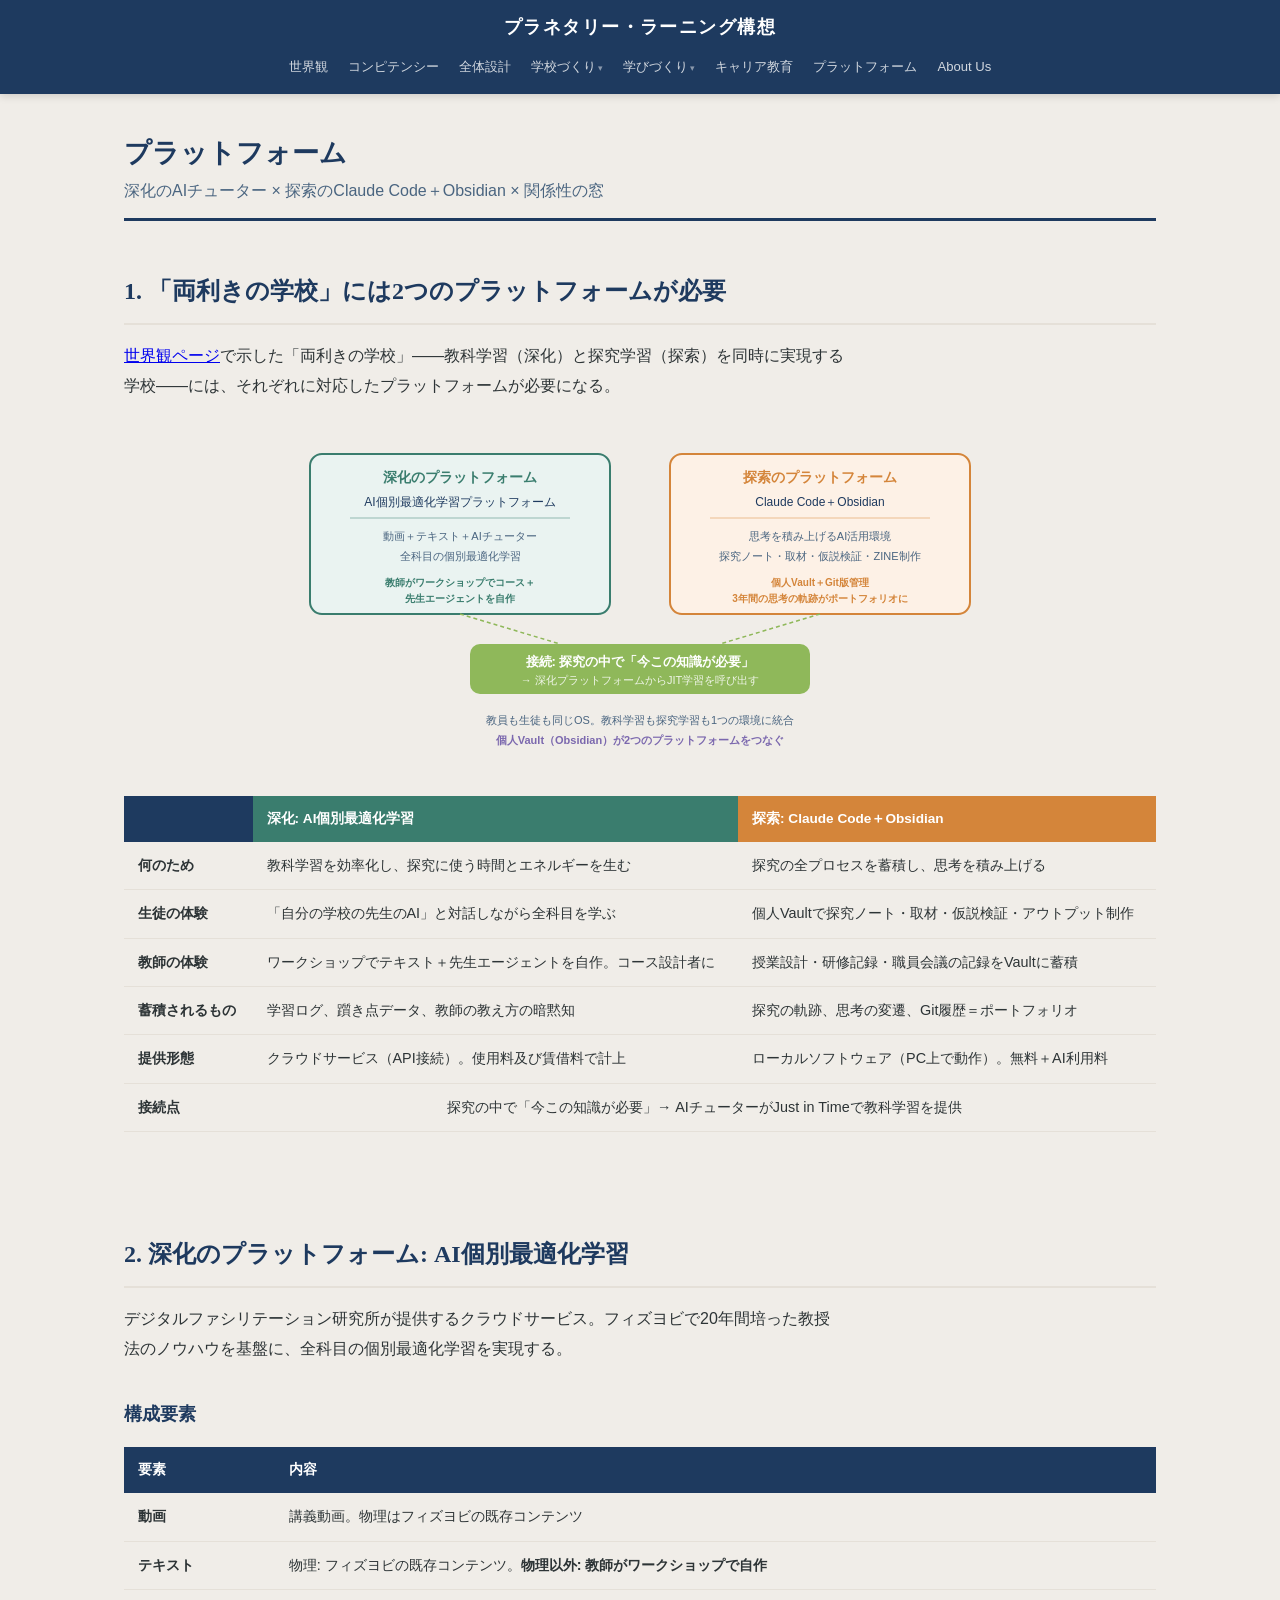
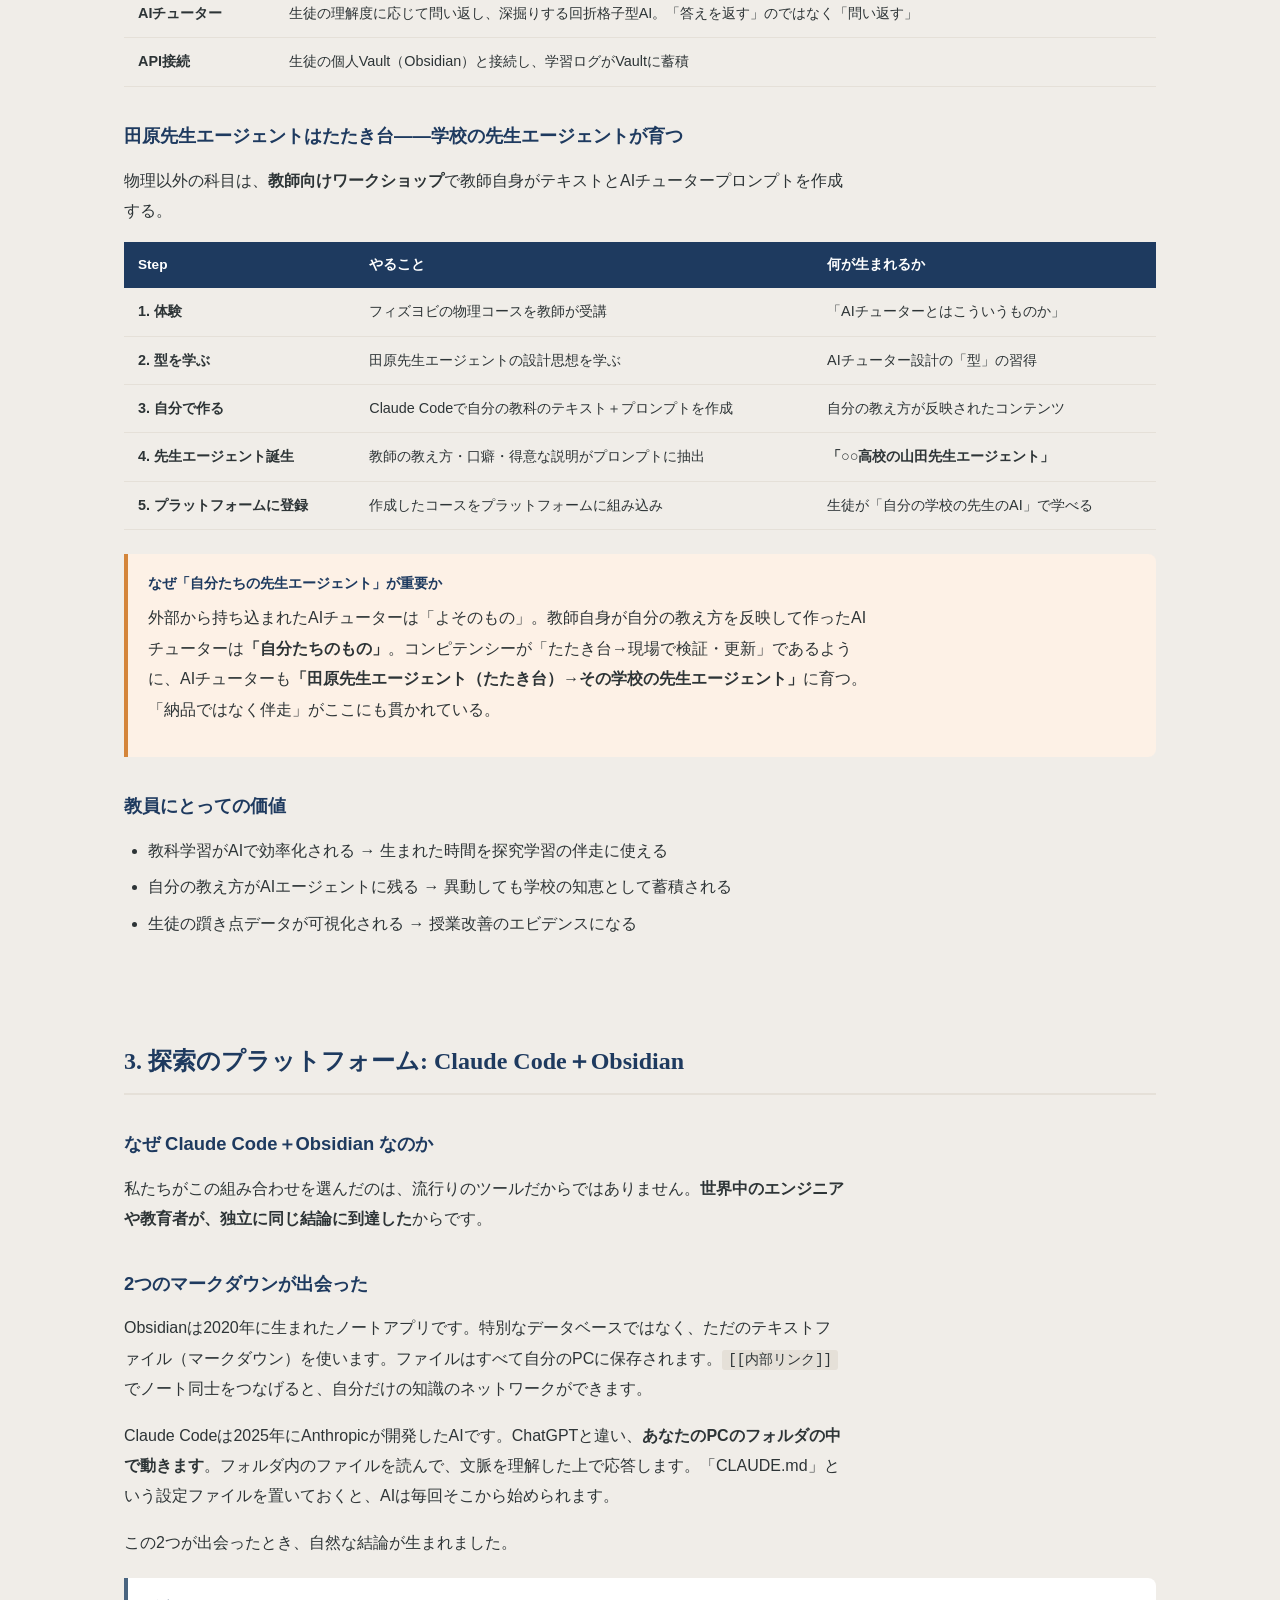
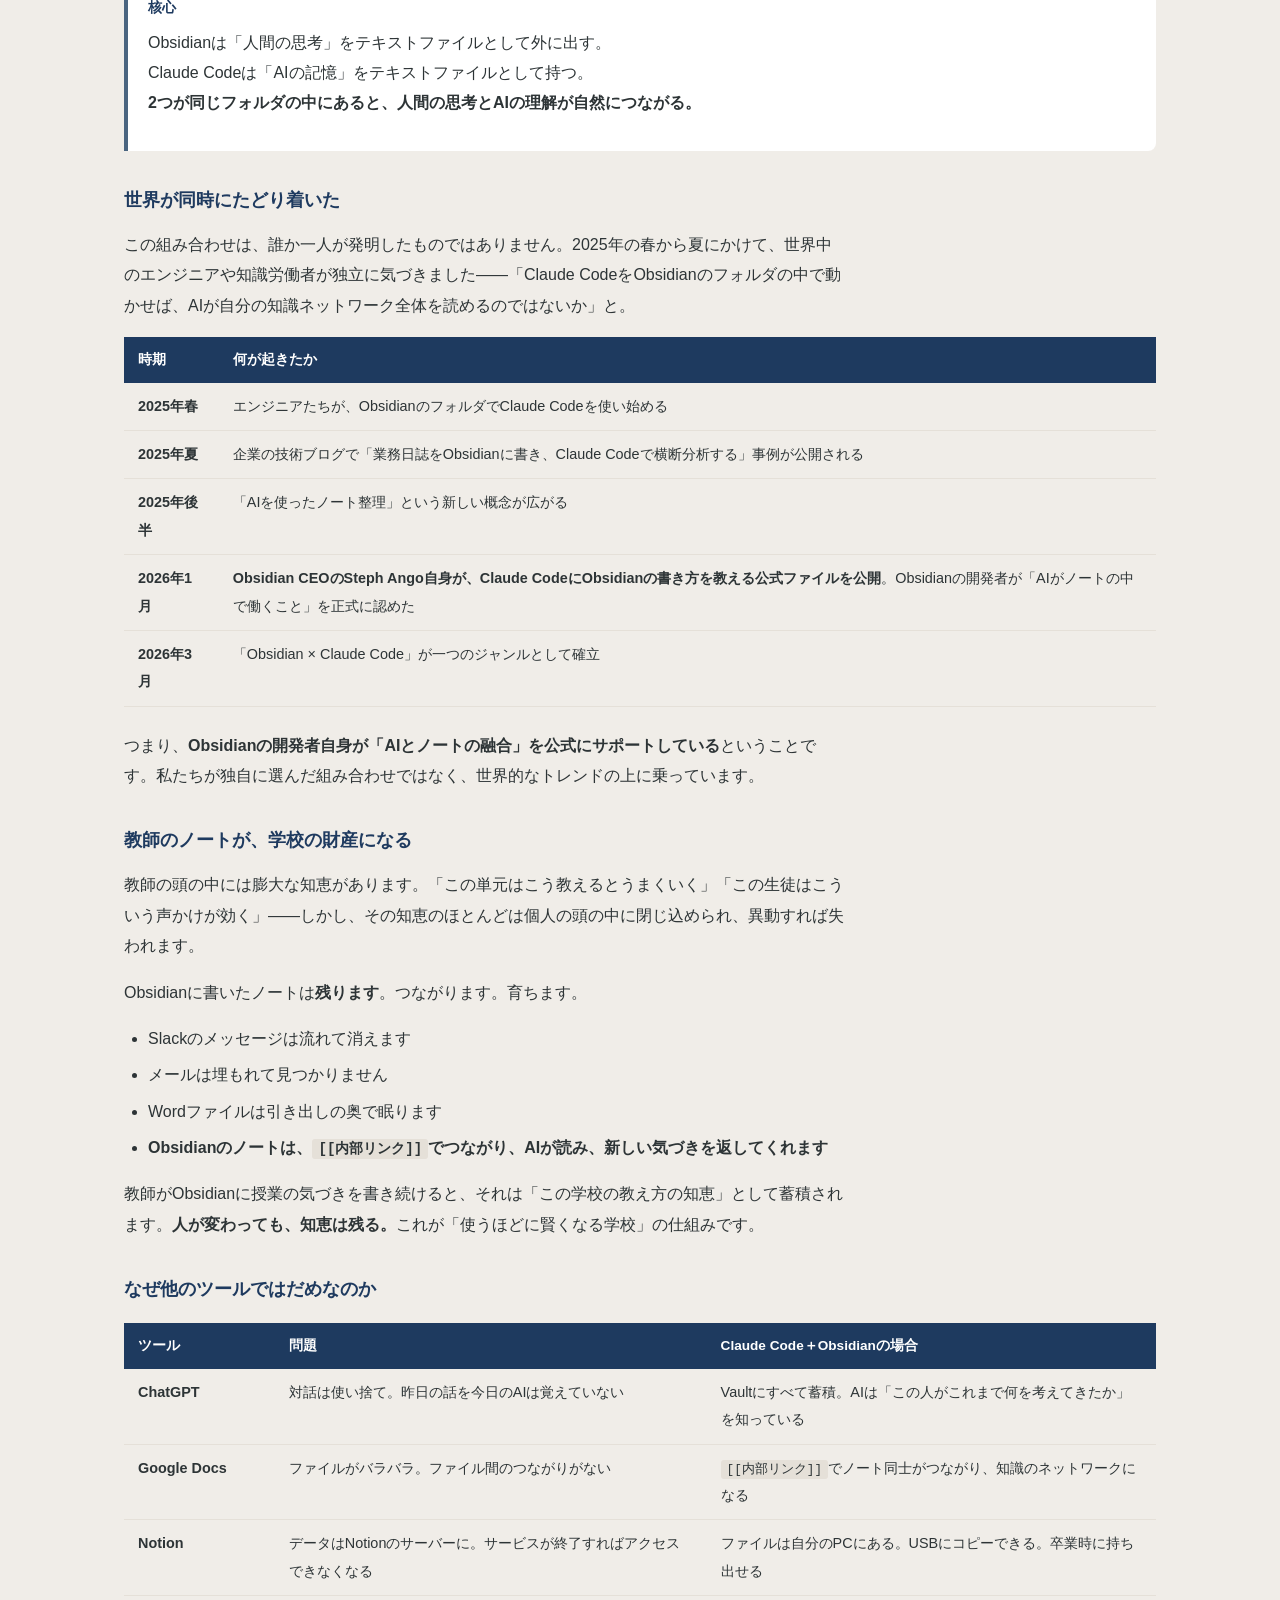
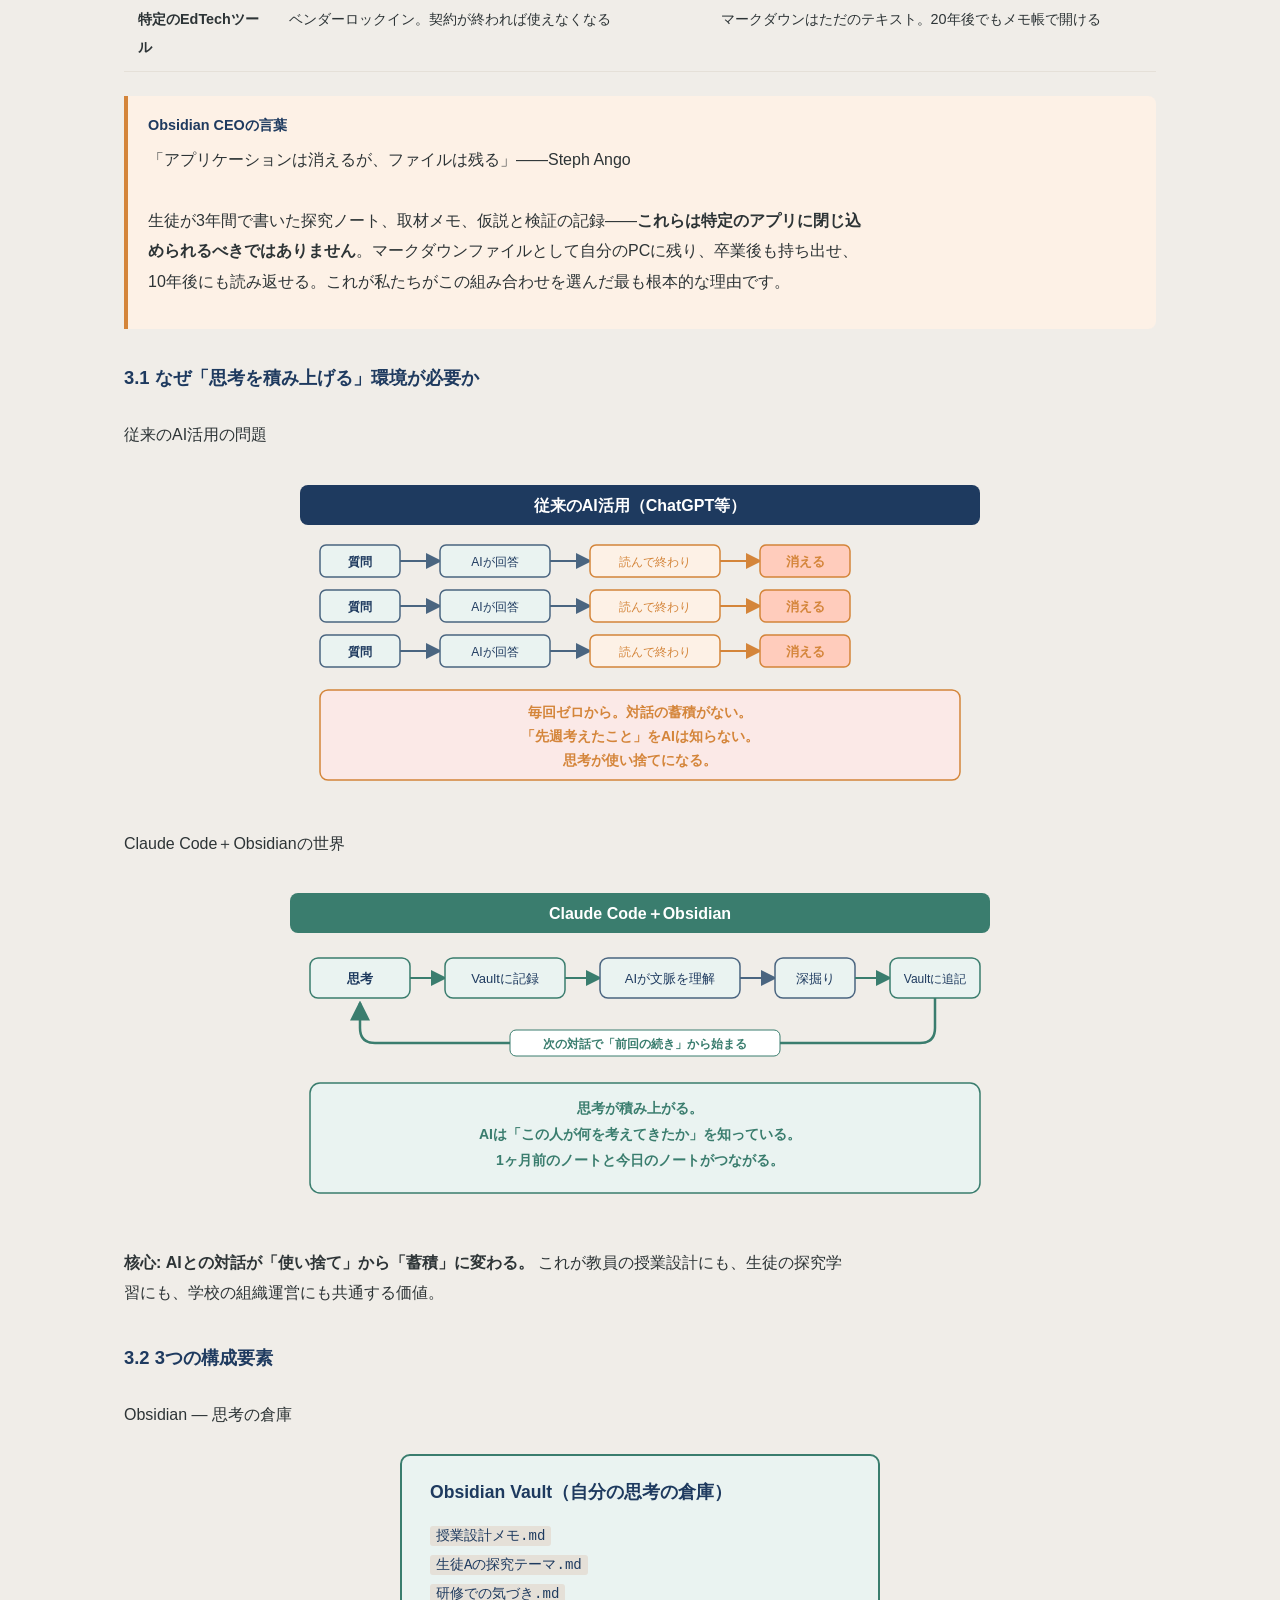
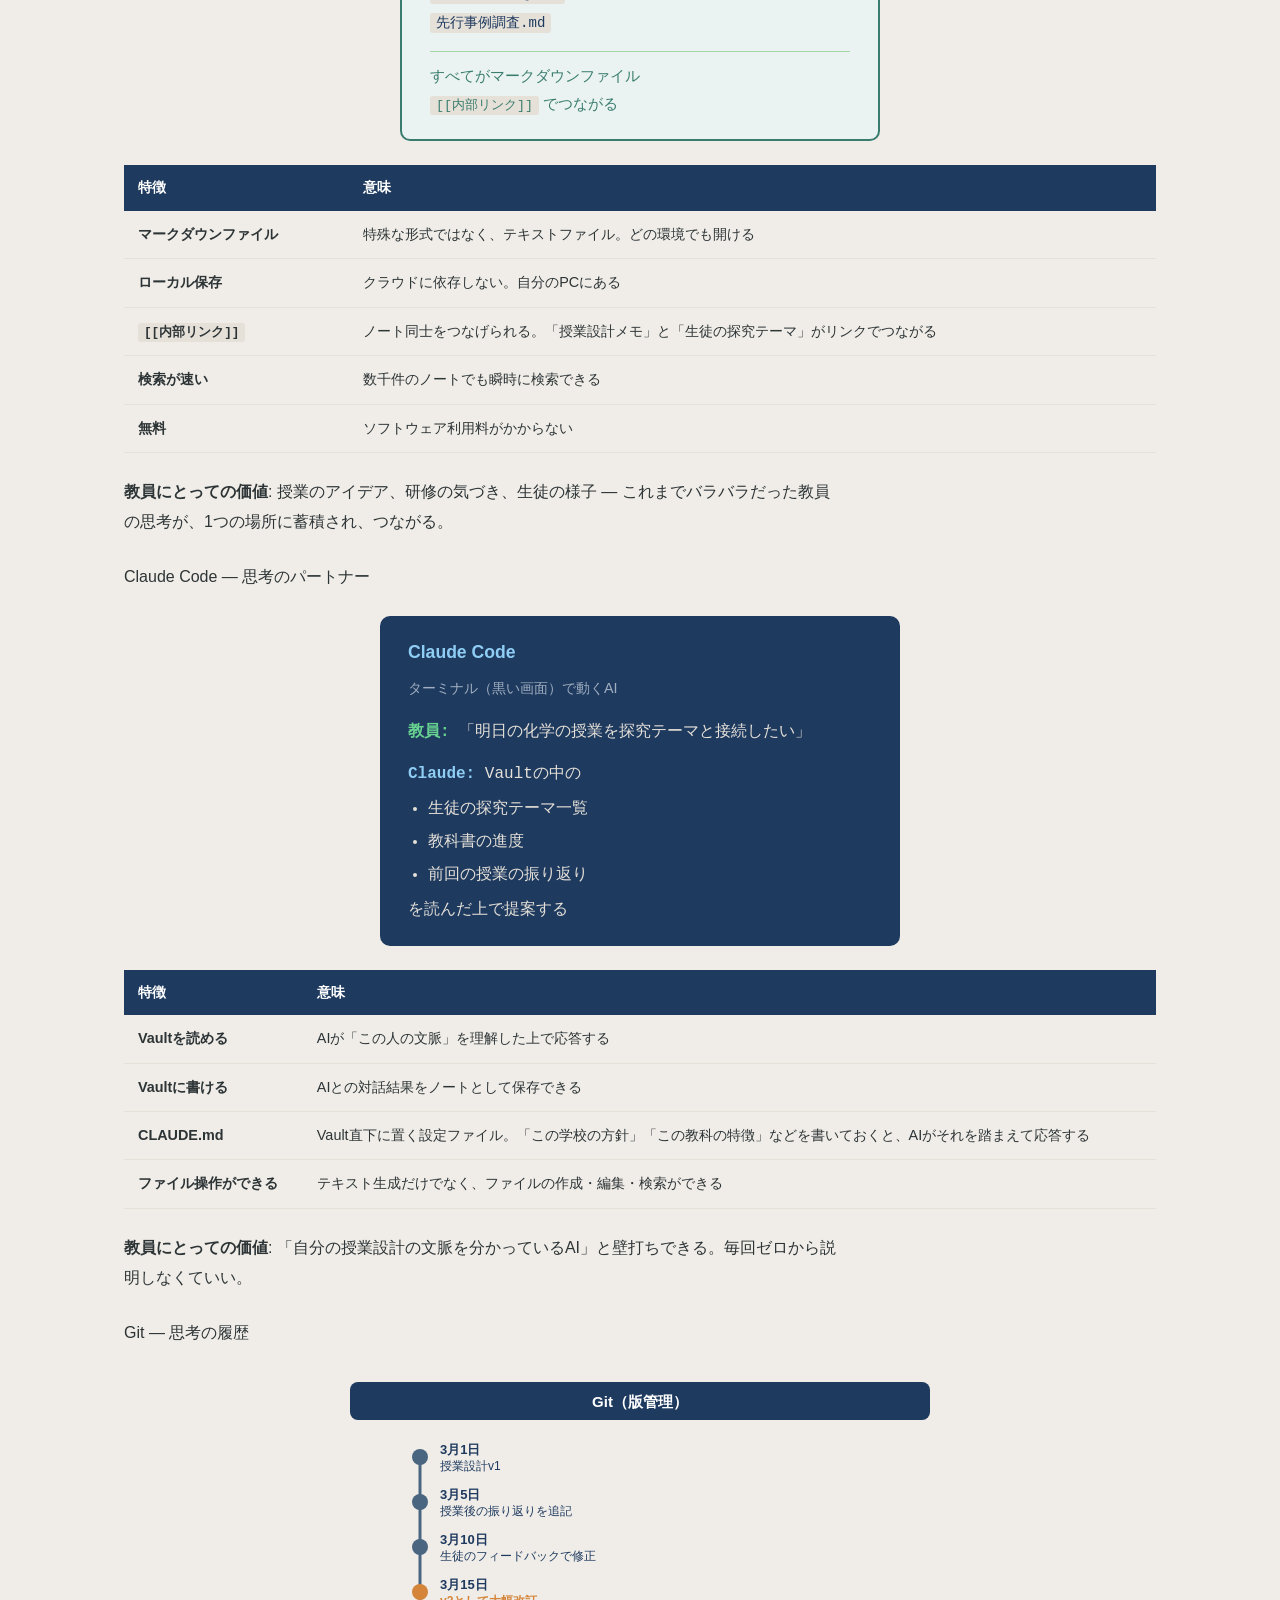
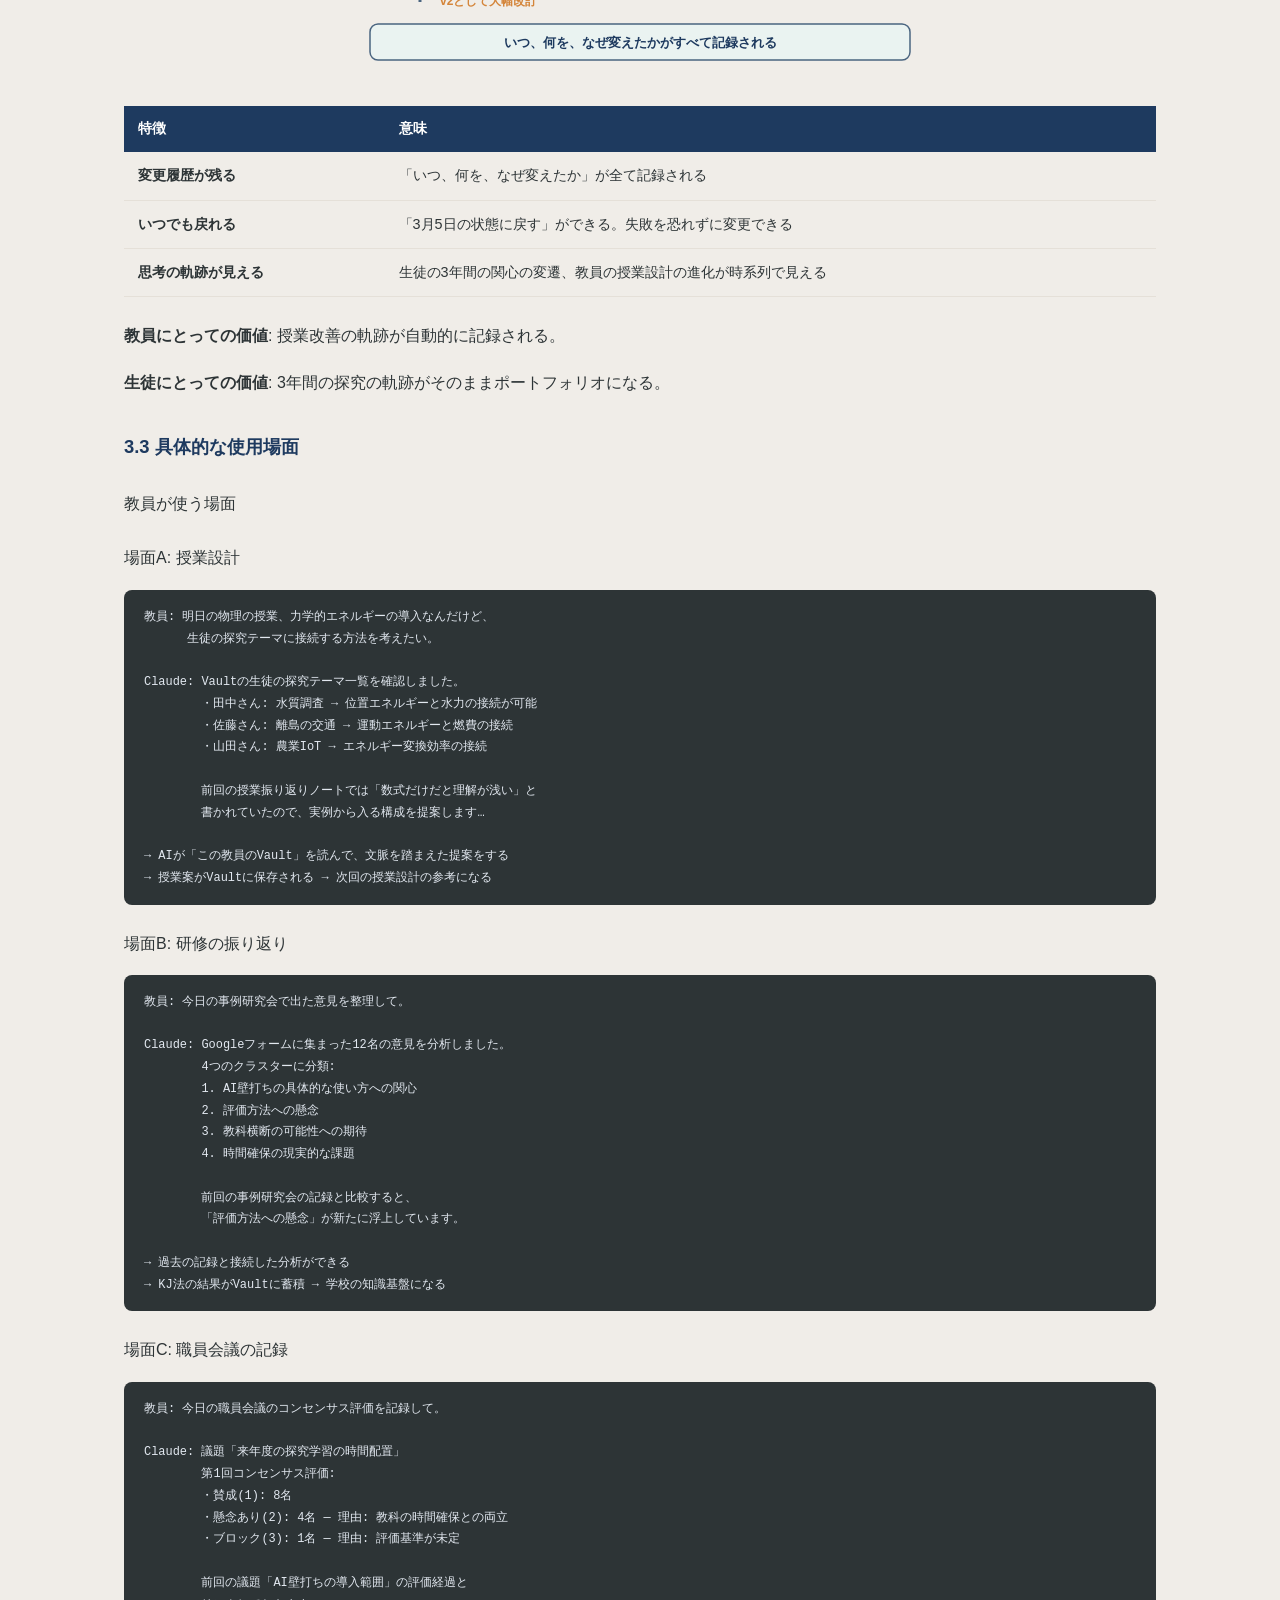
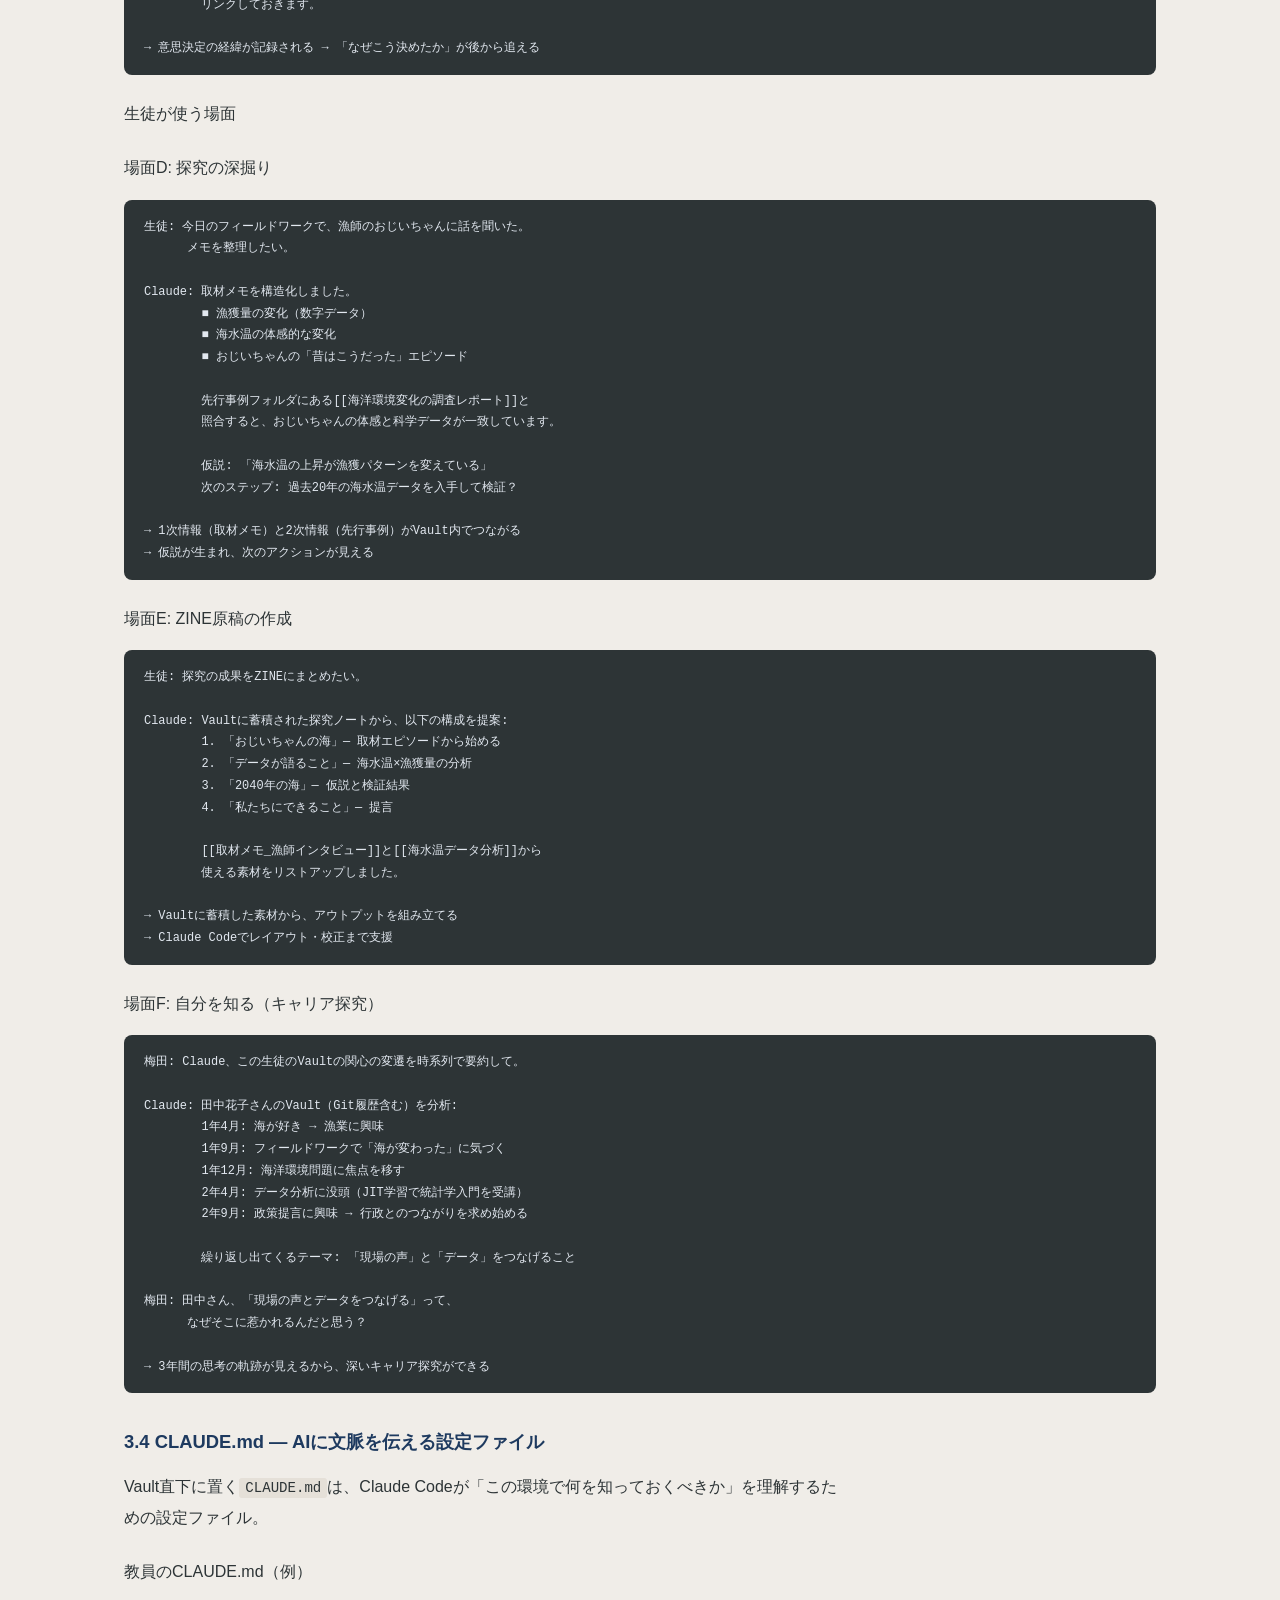
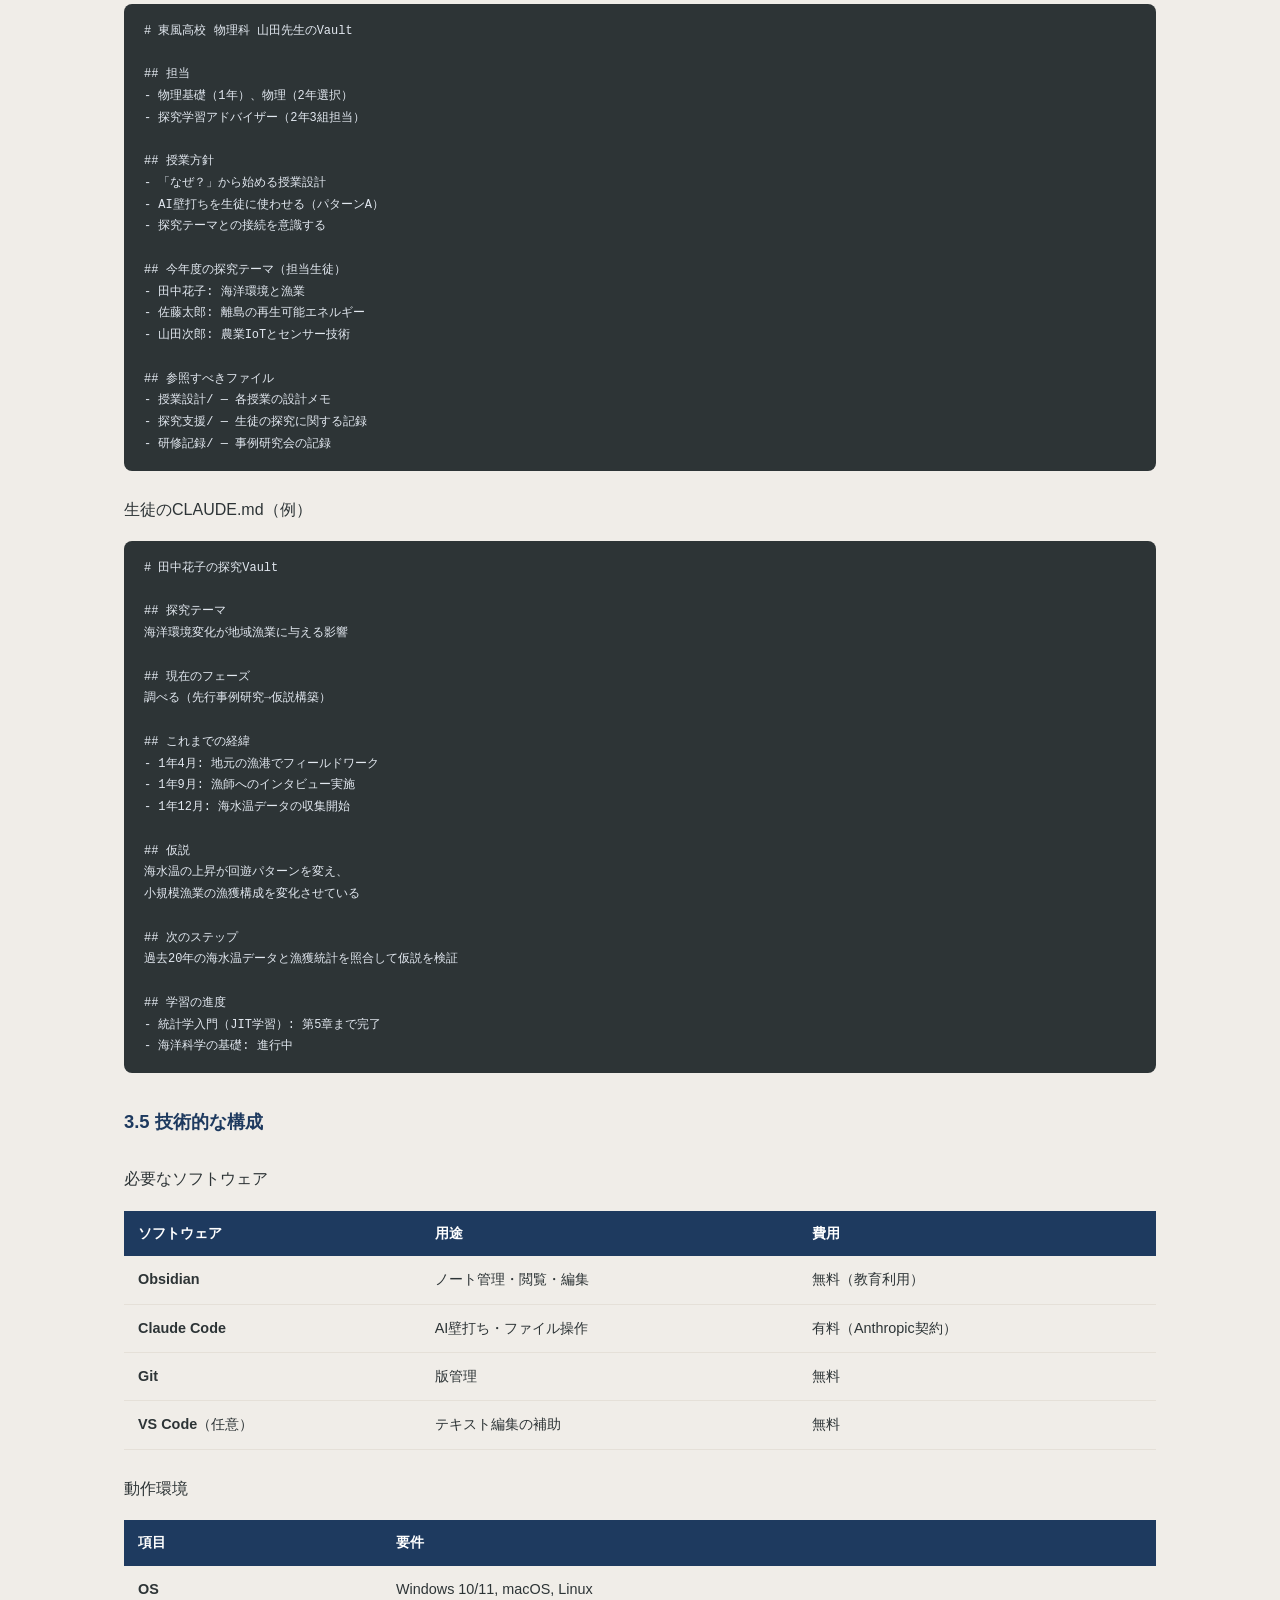
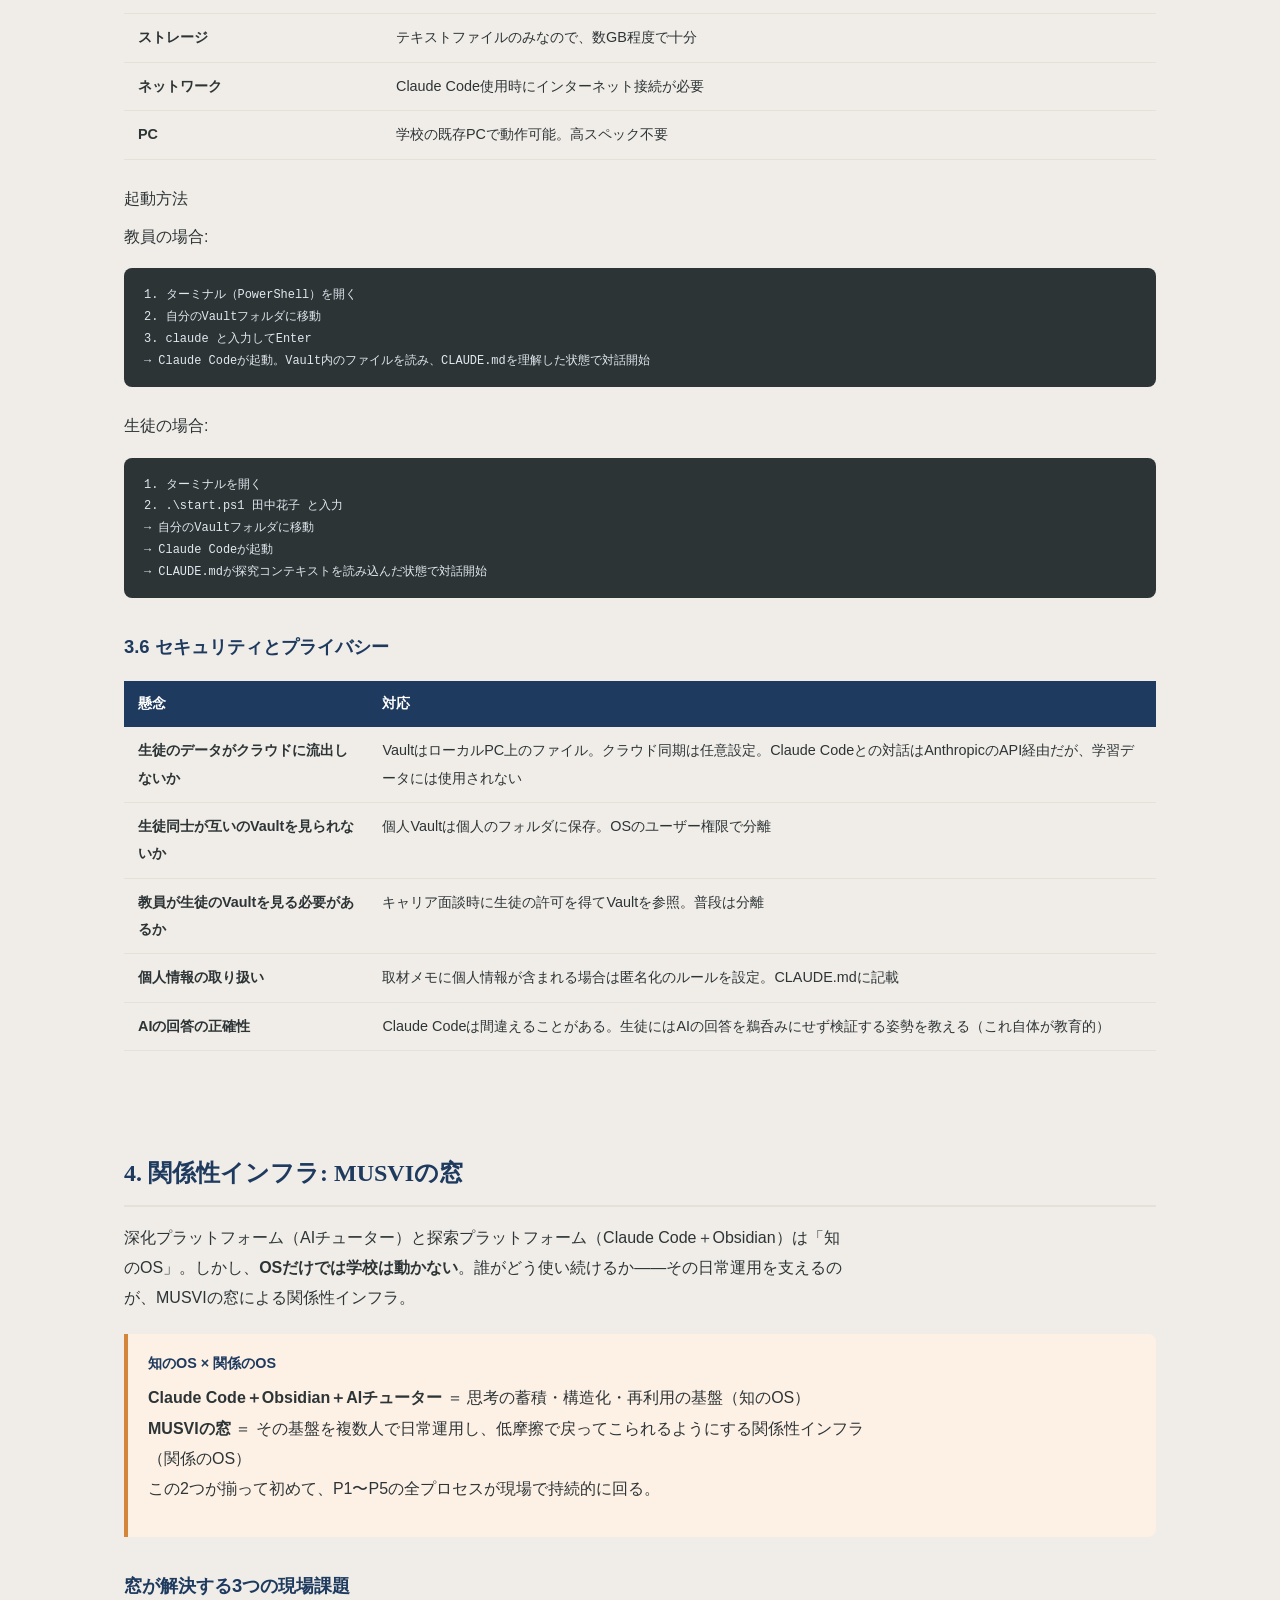
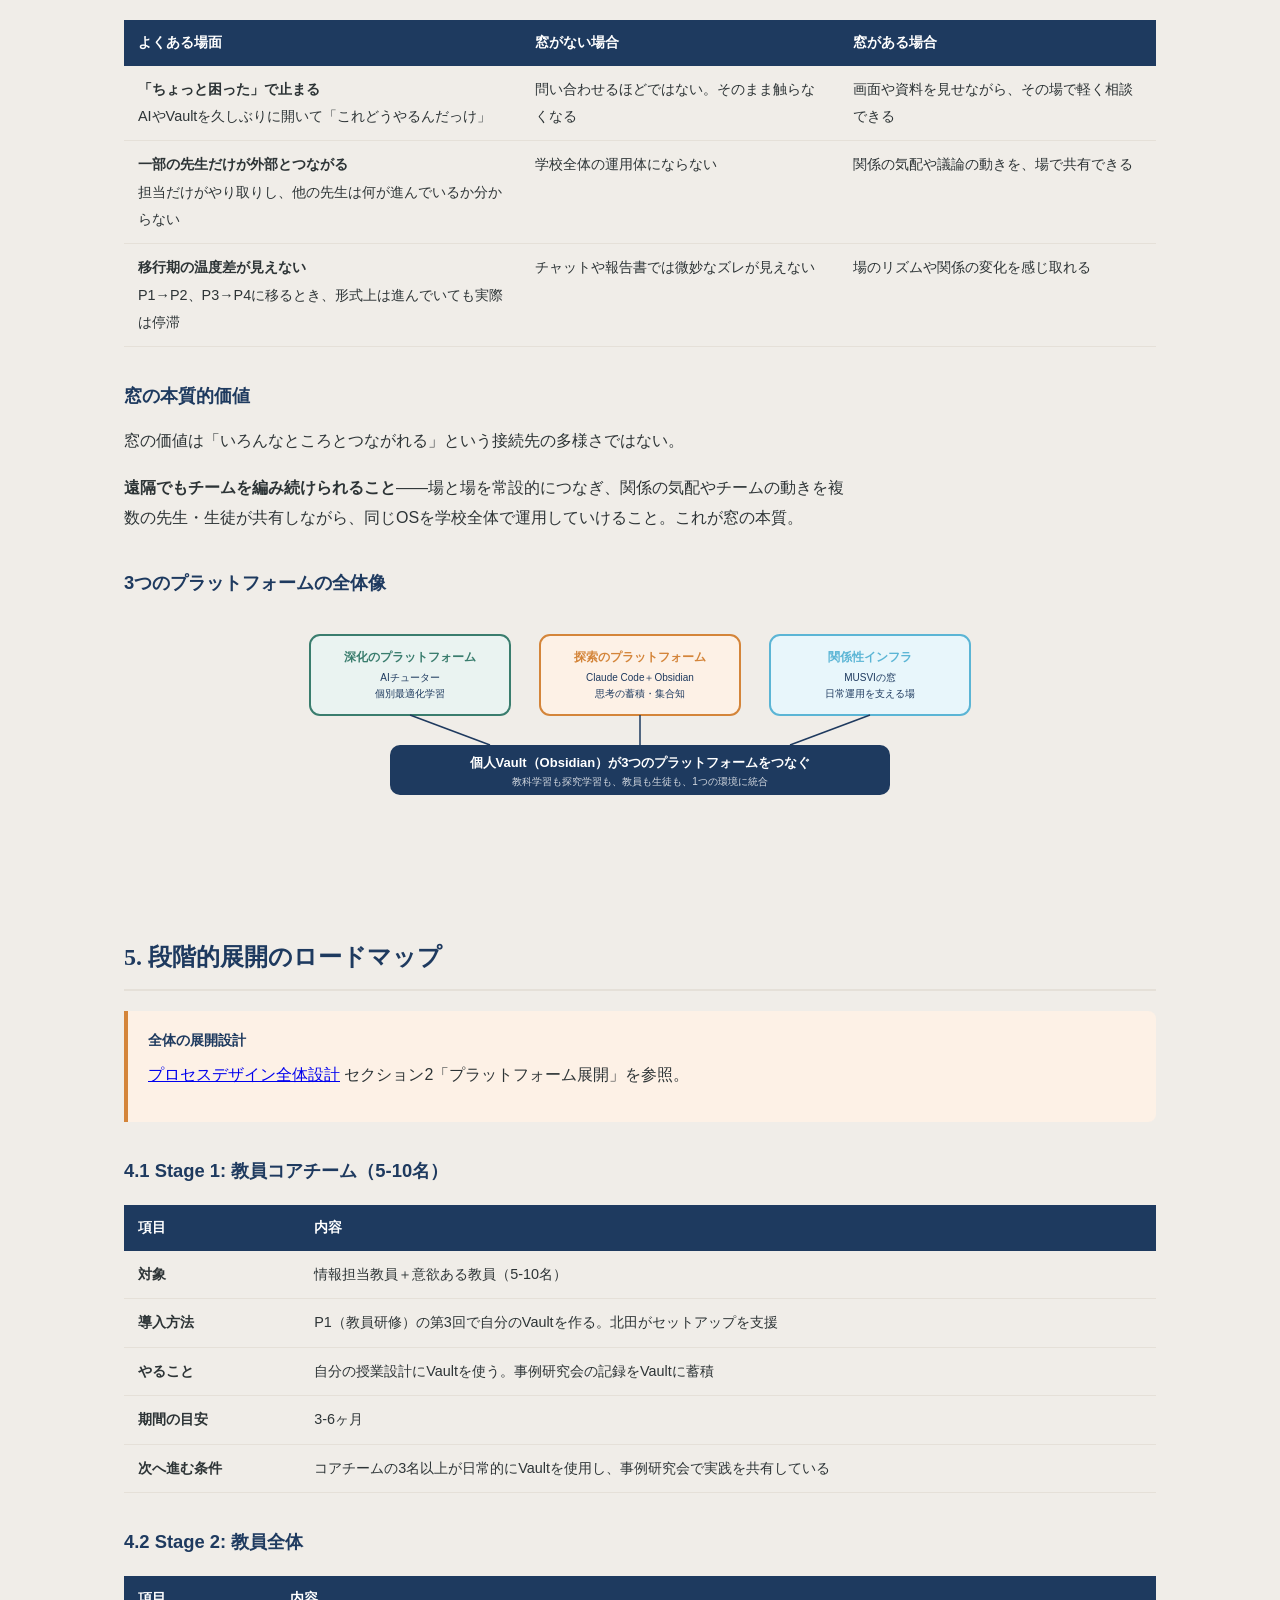
<file: platform.html>
<!DOCTYPE html>
<html lang="ja">
<head>
  <meta charset="UTF-8">
  <meta name="viewport" content="width=device-width, initial-scale=1.0">
  <title>プラットフォーム — プラネタリー・ラーニング構想</title>
  <link rel="stylesheet" href="style.css">
</head>
<body>

<header>
  <div class="header-inner">
    <div class="site-title"><a href="index.html">プラネタリー・ラーニング構想</a></div>
    <nav>
      <a href="p0.html">世界観</a>
      <a href="competency.html">コンピテンシー</a>
      <a href="process-design.html">全体設計</a>
      <div class="nav-group">
        <span class="nav-group-label">学校づくり</span>
        <div class="nav-dropdown">
          <a href="p1.html">P1: 教員研修</a>
          <a href="p2.html">P2: 学校組織開発</a>
        </div>
      </div>
      <div class="nav-group">
        <span class="nav-group-label">学びづくり</span>
        <div class="nav-dropdown">
          <a href="p3.html">P3: カリキュラム共創</a>
          <a href="p4.html">P4: 授業実践伴走</a>
          <a href="p5.html">P5: 探究学習</a>
        </div>
      </div>
      <a href="career.html">キャリア教育</a>
      <a href="platform.html">プラットフォーム</a>
      <a href="about.html">About Us</a>
    </nav>
  </div>
</header>

<main>

  <div class="page-title">
    <h1>プラットフォーム</h1>
    <div class="page-subtitle">深化のAIチューター × 探索のClaude Code＋Obsidian × 関係性の窓</div>
  </div>

  <!-- ============================================================ -->
  <!-- 1. 2つのプラットフォームの俯瞰 -->
  <!-- ============================================================ -->
  <h2>1. 「両利きの学校」には2つのプラットフォームが必要</h2>

  <p><a href="p0.html">世界観ページ</a>で示した「両利きの学校」——教科学習（深化）と探究学習（探索）を同時に実現する学校——には、それぞれに対応したプラットフォームが必要になる。</p>

  <div style="text-align:center; margin:32px 0;">
    <svg viewBox="0 0 700 320" width="100%" style="max-width:700px;" xmlns="http://www.w3.org/2000/svg" font-family="sans-serif">
      <!-- 深化プラットフォーム -->
      <rect x="20" y="20" width="300" height="160" rx="12" fill="#EAF3F1" stroke="#3A7D6E" stroke-width="2"/>
      <text x="170" y="48" text-anchor="middle" font-size="14" font-weight="bold" fill="#3A7D6E">深化のプラットフォーム</text>
      <text x="170" y="72" text-anchor="middle" font-size="12" fill="#1E3A5F">AI個別最適化学習プラットフォーム</text>
      <line x1="60" y1="84" x2="280" y2="84" stroke="#3A7D6E" stroke-width="0.5"/>
      <text x="170" y="106" text-anchor="middle" font-size="11" fill="#4A6580">動画＋テキスト＋AIチューター</text>
      <text x="170" y="126" text-anchor="middle" font-size="11" fill="#4A6580">全科目の個別最適化学習</text>
      <text x="170" y="152" text-anchor="middle" font-size="10" fill="#3A7D6E" font-weight="bold">教師がワークショップでコース＋</text>
      <text x="170" y="168" text-anchor="middle" font-size="10" fill="#3A7D6E" font-weight="bold">先生エージェントを自作</text>

      <!-- 探索プラットフォーム -->
      <rect x="380" y="20" width="300" height="160" rx="12" fill="#FDF1E6" stroke="#D4853A" stroke-width="2"/>
      <text x="530" y="48" text-anchor="middle" font-size="14" font-weight="bold" fill="#D4853A">探索のプラットフォーム</text>
      <text x="530" y="72" text-anchor="middle" font-size="12" fill="#1E3A5F">Claude Code＋Obsidian</text>
      <line x1="420" y1="84" x2="640" y2="84" stroke="#D4853A" stroke-width="0.5"/>
      <text x="530" y="106" text-anchor="middle" font-size="11" fill="#4A6580">思考を積み上げるAI活用環境</text>
      <text x="530" y="126" text-anchor="middle" font-size="11" fill="#4A6580">探究ノート・取材・仮説検証・ZINE制作</text>
      <text x="530" y="152" text-anchor="middle" font-size="10" fill="#D4853A" font-weight="bold">個人Vault＋Git版管理</text>
      <text x="530" y="168" text-anchor="middle" font-size="10" fill="#D4853A" font-weight="bold">3年間の思考の軌跡がポートフォリオに</text>

      <!-- 接続 -->
      <rect x="180" y="210" width="340" height="50" rx="10" fill="#8FB85A"/>
      <text x="350" y="232" text-anchor="middle" font-size="13" font-weight="bold" fill="#fff">接続: 探究の中で「今この知識が必要」</text>
      <text x="350" y="250" text-anchor="middle" font-size="11" fill="rgba(255,255,255,0.85)">→ 深化プラットフォームからJIT学習を呼び出す</text>

      <!-- 接続線 -->
      <line x1="170" y1="180" x2="270" y2="210" stroke="#8FB85A" stroke-width="1.5" stroke-dasharray="4,3"/>
      <line x1="530" y1="180" x2="430" y2="210" stroke="#8FB85A" stroke-width="1.5" stroke-dasharray="4,3"/>

      <!-- 共通基盤ラベル -->
      <text x="350" y="290" text-anchor="middle" font-size="11" fill="#4A6580">教員も生徒も同じOS。教科学習も探究学習も1つの環境に統合</text>
      <text x="350" y="310" text-anchor="middle" font-size="11" fill="#7B68AE" font-weight="bold">個人Vault（Obsidian）が2つのプラットフォームをつなぐ</text>
    </svg>
  </div>

  <table>
    <tr>
      <th></th>
      <th style="background:var(--color-deepen-green)">深化: AI個別最適化学習</th>
      <th style="background:var(--color-explore-orange)">探索: Claude Code＋Obsidian</th>
    </tr>
    <tr><td><strong>何のため</strong></td><td>教科学習を効率化し、探究に使う時間とエネルギーを生む</td><td>探究の全プロセスを蓄積し、思考を積み上げる</td></tr>
    <tr><td><strong>生徒の体験</strong></td><td>「自分の学校の先生のAI」と対話しながら全科目を学ぶ</td><td>個人Vaultで探究ノート・取材・仮説検証・アウトプット制作</td></tr>
    <tr><td><strong>教師の体験</strong></td><td>ワークショップでテキスト＋先生エージェントを自作。コース設計者に</td><td>授業設計・研修記録・職員会議の記録をVaultに蓄積</td></tr>
    <tr><td><strong>蓄積されるもの</strong></td><td>学習ログ、躓き点データ、教師の教え方の暗黙知</td><td>探究の軌跡、思考の変遷、Git履歴＝ポートフォリオ</td></tr>
    <tr><td><strong>提供形態</strong></td><td>クラウドサービス（API接続）。使用料及び賃借料で計上</td><td>ローカルソフトウェア（PC上で動作）。無料＋AI利用料</td></tr>
    <tr><td><strong>接続点</strong></td><td colspan="2" style="text-align:center;">探究の中で「今この知識が必要」→ AIチューターがJust in Timeで教科学習を提供</td></tr>
  </table>

  <!-- ============================================================ -->
  <!-- 2. AI個別最適化学習プラットフォーム -->
  <!-- ============================================================ -->
  <h2>2. 深化のプラットフォーム: AI個別最適化学習</h2>

  <p>デジタルファシリテーション研究所が提供するクラウドサービス。フィズヨビで20年間培った教授法のノウハウを基盤に、全科目の個別最適化学習を実現する。</p>

  <h3>構成要素</h3>

  <table>
    <tr><th>要素</th><th>内容</th></tr>
    <tr><td><strong>動画</strong></td><td>講義動画。物理はフィズヨビの既存コンテンツ</td></tr>
    <tr><td><strong>テキスト</strong></td><td>物理: フィズヨビの既存コンテンツ。<strong>物理以外: 教師がワークショップで自作</strong></td></tr>
    <tr><td><strong>AIチューター</strong></td><td>生徒の理解度に応じて問い返し、深掘りする回折格子型AI。「答えを返す」のではなく「問い返す」</td></tr>
    <tr><td><strong>API接続</strong></td><td>生徒の個人Vault（Obsidian）と接続し、学習ログがVaultに蓄積</td></tr>
  </table>

  <h3>田原先生エージェントはたたき台——学校の先生エージェントが育つ</h3>

  <p>物理以外の科目は、<strong>教師向けワークショップ</strong>で教師自身がテキストとAIチュータープロンプトを作成する。</p>

  <table>
    <tr><th>Step</th><th>やること</th><th>何が生まれるか</th></tr>
    <tr><td><strong>1. 体験</strong></td><td>フィズヨビの物理コースを教師が受講</td><td>「AIチューターとはこういうものか」</td></tr>
    <tr><td><strong>2. 型を学ぶ</strong></td><td>田原先生エージェントの設計思想を学ぶ</td><td>AIチューター設計の「型」の習得</td></tr>
    <tr><td><strong>3. 自分で作る</strong></td><td>Claude Codeで自分の教科のテキスト＋プロンプトを作成</td><td>自分の教え方が反映されたコンテンツ</td></tr>
    <tr><td><strong>4. 先生エージェント誕生</strong></td><td>教師の教え方・口癖・得意な説明がプロンプトに抽出</td><td><strong>「○○高校の山田先生エージェント」</strong></td></tr>
    <tr><td><strong>5. プラットフォームに登録</strong></td><td>作成したコースをプラットフォームに組み込み</td><td>生徒が「自分の学校の先生のAI」で学べる</td></tr>
  </table>

  <div class="callout important">
    <div class="callout-title">なぜ「自分たちの先生エージェント」が重要か</div>
    <p>外部から持ち込まれたAIチューターは「よそのもの」。教師自身が自分の教え方を反映して作ったAIチューターは<strong>「自分たちのもの」</strong>。コンピテンシーが「たたき台→現場で検証・更新」であるように、AIチューターも<strong>「田原先生エージェント（たたき台）→その学校の先生エージェント」</strong>に育つ。「納品ではなく伴走」がここにも貫かれている。</p>
  </div>

  <h3>教員にとっての価値</h3>
  <ul>
    <li>教科学習がAIで効率化される → 生まれた時間を探究学習の伴走に使える</li>
    <li>自分の教え方がAIエージェントに残る → 異動しても学校の知恵として蓄積される</li>
    <li>生徒の躓き点データが可視化される → 授業改善のエビデンスになる</li>
  </ul>

  <!-- ============================================================ -->
  <!-- 3. Claude Code＋Obsidian -->
  <!-- ============================================================ -->
  <h2>3. 探索のプラットフォーム: Claude Code＋Obsidian</h2>

  <h3>なぜ Claude Code＋Obsidian なのか</h3>

  <p>私たちがこの組み合わせを選んだのは、流行りのツールだからではありません。<strong>世界中のエンジニアや教育者が、独立に同じ結論に到達した</strong>からです。</p>

  <h3>2つのマークダウンが出会った</h3>

  <p>Obsidianは2020年に生まれたノートアプリです。特別なデータベースではなく、ただのテキストファイル（マークダウン）を使います。ファイルはすべて自分のPCに保存されます。<code>[[内部リンク]]</code>でノート同士をつなげると、自分だけの知識のネットワークができます。</p>

  <p>Claude Codeは2025年にAnthropicが開発したAIです。ChatGPTと違い、<strong>あなたのPCのフォルダの中で動きます</strong>。フォルダ内のファイルを読んで、文脈を理解した上で応答します。「CLAUDE.md」という設定ファイルを置いておくと、AIは毎回そこから始められます。</p>

  <p>この2つが出会ったとき、自然な結論が生まれました。</p>

  <div class="callout">
    <div class="callout-title">核心</div>
    <p>Obsidianは「人間の思考」をテキストファイルとして外に出す。<br>
    Claude Codeは「AIの記憶」をテキストファイルとして持つ。<br>
    <strong>2つが同じフォルダの中にあると、人間の思考とAIの理解が自然につながる。</strong></p>
  </div>

  <h3>世界が同時にたどり着いた</h3>

  <p>この組み合わせは、誰か一人が発明したものではありません。2025年の春から夏にかけて、世界中のエンジニアや知識労働者が独立に気づきました——「Claude CodeをObsidianのフォルダの中で動かせば、AIが自分の知識ネットワーク全体を読めるのではないか」と。</p>

  <table>
    <tr><th>時期</th><th>何が起きたか</th></tr>
    <tr><td><strong>2025年春</strong></td><td>エンジニアたちが、ObsidianのフォルダでClaude Codeを使い始める</td></tr>
    <tr><td><strong>2025年夏</strong></td><td>企業の技術ブログで「業務日誌をObsidianに書き、Claude Codeで横断分析する」事例が公開される</td></tr>
    <tr><td><strong>2025年後半</strong></td><td>「AIを使ったノート整理」という新しい概念が広がる</td></tr>
    <tr><td><strong>2026年1月</strong></td><td><strong>Obsidian CEOのSteph Ango自身が、Claude CodeにObsidianの書き方を教える公式ファイルを公開</strong>。Obsidianの開発者が「AIがノートの中で働くこと」を正式に認めた</td></tr>
    <tr><td><strong>2026年3月</strong></td><td>「Obsidian × Claude Code」が一つのジャンルとして確立</td></tr>
  </table>

  <p>つまり、<strong>Obsidianの開発者自身が「AIとノートの融合」を公式にサポートしている</strong>ということです。私たちが独自に選んだ組み合わせではなく、世界的なトレンドの上に乗っています。</p>

  <h3>教師のノートが、学校の財産になる</h3>

  <p>教師の頭の中には膨大な知恵があります。「この単元はこう教えるとうまくいく」「この生徒はこういう声かけが効く」——しかし、その知恵のほとんどは個人の頭の中に閉じ込められ、異動すれば失われます。</p>

  <p>Obsidianに書いたノートは<strong>残ります</strong>。つながります。育ちます。</p>

  <ul>
    <li>Slackのメッセージは流れて消えます</li>
    <li>メールは埋もれて見つかりません</li>
    <li>Wordファイルは引き出しの奥で眠ります</li>
    <li><strong>Obsidianのノートは、<code>[[内部リンク]]</code>でつながり、AIが読み、新しい気づきを返してくれます</strong></li>
  </ul>

  <p>教師がObsidianに授業の気づきを書き続けると、それは「この学校の教え方の知恵」として蓄積されます。<strong>人が変わっても、知恵は残る。</strong>これが「使うほどに賢くなる学校」の仕組みです。</p>

  <h3>なぜ他のツールではだめなのか</h3>

  <table>
    <tr><th>ツール</th><th>問題</th><th>Claude Code＋Obsidianの場合</th></tr>
    <tr>
      <td><strong>ChatGPT</strong></td>
      <td>対話は使い捨て。昨日の話を今日のAIは覚えていない</td>
      <td>Vaultにすべて蓄積。AIは「この人がこれまで何を考えてきたか」を知っている</td>
    </tr>
    <tr>
      <td><strong>Google Docs</strong></td>
      <td>ファイルがバラバラ。ファイル間のつながりがない</td>
      <td><code>[[内部リンク]]</code>でノート同士がつながり、知識のネットワークになる</td>
    </tr>
    <tr>
      <td><strong>Notion</strong></td>
      <td>データはNotionのサーバーに。サービスが終了すればアクセスできなくなる</td>
      <td>ファイルは自分のPCにある。USBにコピーできる。卒業時に持ち出せる</td>
    </tr>
    <tr>
      <td><strong>特定のEdTechツール</strong></td>
      <td>ベンダーロックイン。契約が終われば使えなくなる</td>
      <td>マークダウンはただのテキスト。20年後でもメモ帳で開ける</td>
    </tr>
  </table>

  <div class="callout important">
    <div class="callout-title">Obsidian CEOの言葉</div>
    <p>「アプリケーションは消えるが、ファイルは残る」——Steph Ango<br><br>
    生徒が3年間で書いた探究ノート、取材メモ、仮説と検証の記録——<strong>これらは特定のアプリに閉じ込められるべきではありません</strong>。マークダウンファイルとして自分のPCに残り、卒業後も持ち出せ、10年後にも読み返せる。これが私たちがこの組み合わせを選んだ最も根本的な理由です。</p>
  </div>

  <!-- Section 1 -->
  <h3>3.1 なぜ「思考を積み上げる」環境が必要か</h3>

  <h4>従来のAI活用の問題</h4>

  <div style="text-align:center; margin:24px 0;">
    <svg viewBox="0 0 700 320" width="100%" style="max-width:700px;" xmlns="http://www.w3.org/2000/svg" font-family="sans-serif">
      <!-- Title -->
      <rect x="10" y="10" width="680" height="40" rx="8" fill="#1E3A5F"/>
      <text x="350" y="36" text-anchor="middle" fill="#fff" font-size="16" font-weight="bold">従来のAI活用（ChatGPT等）</text>
      <!-- Row 1 -->
      <rect x="30" y="70" width="80" height="32" rx="6" fill="#EAF3F1" stroke="#4A6580" stroke-width="1.5"/>
      <text x="70" y="91" text-anchor="middle" fill="#1E3A5F" font-size="12" font-weight="bold">質問</text>
      <line x1="110" y1="86" x2="150" y2="86" stroke="#4A6580" stroke-width="2" marker-end="url(#arrowBlue1)"/>
      <rect x="150" y="70" width="110" height="32" rx="6" fill="#EAF3F1" stroke="#4A6580" stroke-width="1.5"/>
      <text x="205" y="91" text-anchor="middle" fill="#1E3A5F" font-size="12">AIが回答</text>
      <line x1="260" y1="86" x2="300" y2="86" stroke="#4A6580" stroke-width="2" marker-end="url(#arrowBlue1)"/>
      <rect x="300" y="70" width="130" height="32" rx="6" fill="#FDF1E6" stroke="#D4853A" stroke-width="1.5"/>
      <text x="365" y="91" text-anchor="middle" fill="#D4853A" font-size="12">読んで終わり</text>
      <line x1="430" y1="86" x2="470" y2="86" stroke="#D4853A" stroke-width="2" marker-end="url(#arrowOrange1)"/>
      <rect x="470" y="70" width="90" height="32" rx="6" fill="#ffccbc" stroke="#D4853A" stroke-width="1.5"/>
      <text x="515" y="91" text-anchor="middle" fill="#D4853A" font-size="13" font-weight="bold">消える</text>
      <!-- Row 2 -->
      <rect x="30" y="115" width="80" height="32" rx="6" fill="#EAF3F1" stroke="#4A6580" stroke-width="1.5"/>
      <text x="70" y="136" text-anchor="middle" fill="#1E3A5F" font-size="12" font-weight="bold">質問</text>
      <line x1="110" y1="131" x2="150" y2="131" stroke="#4A6580" stroke-width="2" marker-end="url(#arrowBlue1)"/>
      <rect x="150" y="115" width="110" height="32" rx="6" fill="#EAF3F1" stroke="#4A6580" stroke-width="1.5"/>
      <text x="205" y="136" text-anchor="middle" fill="#1E3A5F" font-size="12">AIが回答</text>
      <line x1="260" y1="131" x2="300" y2="131" stroke="#4A6580" stroke-width="2" marker-end="url(#arrowBlue1)"/>
      <rect x="300" y="115" width="130" height="32" rx="6" fill="#FDF1E6" stroke="#D4853A" stroke-width="1.5"/>
      <text x="365" y="136" text-anchor="middle" fill="#D4853A" font-size="12">読んで終わり</text>
      <line x1="430" y1="131" x2="470" y2="131" stroke="#D4853A" stroke-width="2" marker-end="url(#arrowOrange1)"/>
      <rect x="470" y="115" width="90" height="32" rx="6" fill="#ffccbc" stroke="#D4853A" stroke-width="1.5"/>
      <text x="515" y="136" text-anchor="middle" fill="#D4853A" font-size="13" font-weight="bold">消える</text>
      <!-- Row 3 -->
      <rect x="30" y="160" width="80" height="32" rx="6" fill="#EAF3F1" stroke="#4A6580" stroke-width="1.5"/>
      <text x="70" y="181" text-anchor="middle" fill="#1E3A5F" font-size="12" font-weight="bold">質問</text>
      <line x1="110" y1="176" x2="150" y2="176" stroke="#4A6580" stroke-width="2" marker-end="url(#arrowBlue1)"/>
      <rect x="150" y="160" width="110" height="32" rx="6" fill="#EAF3F1" stroke="#4A6580" stroke-width="1.5"/>
      <text x="205" y="181" text-anchor="middle" fill="#1E3A5F" font-size="12">AIが回答</text>
      <line x1="260" y1="176" x2="300" y2="176" stroke="#4A6580" stroke-width="2" marker-end="url(#arrowBlue1)"/>
      <rect x="300" y="160" width="130" height="32" rx="6" fill="#FDF1E6" stroke="#D4853A" stroke-width="1.5"/>
      <text x="365" y="181" text-anchor="middle" fill="#D4853A" font-size="12">読んで終わり</text>
      <line x1="430" y1="176" x2="470" y2="176" stroke="#D4853A" stroke-width="2" marker-end="url(#arrowOrange1)"/>
      <rect x="470" y="160" width="90" height="32" rx="6" fill="#ffccbc" stroke="#D4853A" stroke-width="1.5"/>
      <text x="515" y="181" text-anchor="middle" fill="#D4853A" font-size="13" font-weight="bold">消える</text>
      <!-- Problem statements -->
      <rect x="30" y="215" width="640" height="90" rx="8" fill="#fbe9e7" stroke="#D4853A" stroke-width="1.5"/>
      <text x="350" y="242" text-anchor="middle" fill="#D4853A" font-size="14" font-weight="bold">毎回ゼロから。対話の蓄積がない。</text>
      <text x="350" y="266" text-anchor="middle" fill="#D4853A" font-size="14" font-weight="bold">「先週考えたこと」をAIは知らない。</text>
      <text x="350" y="290" text-anchor="middle" fill="#D4853A" font-size="14" font-weight="bold">思考が使い捨てになる。</text>
      <!-- Arrow markers -->
      <defs>
        <marker id="arrowBlue1" markerWidth="8" markerHeight="8" refX="7" refY="4" orient="auto"><path d="M0,0 L8,4 L0,8 Z" fill="#4A6580"/></marker>
        <marker id="arrowOrange1" markerWidth="8" markerHeight="8" refX="7" refY="4" orient="auto"><path d="M0,0 L8,4 L0,8 Z" fill="#D4853A"/></marker>
      </defs>
    </svg>
  </div>

  <h4>Claude Code＋Obsidianの世界</h4>

  <div style="text-align:center; margin:24px 0;">
    <svg viewBox="0 0 720 330" width="100%" style="max-width:720px;" xmlns="http://www.w3.org/2000/svg" font-family="sans-serif">
      <!-- Title -->
      <rect x="10" y="10" width="700" height="40" rx="8" fill="#3A7D6E"/>
      <text x="360" y="36" text-anchor="middle" fill="#fff" font-size="16" font-weight="bold">Claude Code＋Obsidian</text>
      <!-- Flow boxes -->
      <rect x="30" y="75" width="100" height="40" rx="8" fill="#EAF3F1" stroke="#3A7D6E" stroke-width="1.5"/>
      <text x="80" y="100" text-anchor="middle" fill="#1E3A5F" font-size="13" font-weight="bold">思考</text>
      <line x1="130" y1="95" x2="165" y2="95" stroke="#3A7D6E" stroke-width="2" marker-end="url(#arrowGreen2)"/>
      <rect x="165" y="75" width="120" height="40" rx="8" fill="#EAF3F1" stroke="#3A7D6E" stroke-width="1.5"/>
      <text x="225" y="100" text-anchor="middle" fill="#1E3A5F" font-size="13">Vaultに記録</text>
      <line x1="285" y1="95" x2="320" y2="95" stroke="#3A7D6E" stroke-width="2" marker-end="url(#arrowGreen2)"/>
      <rect x="320" y="75" width="140" height="40" rx="8" fill="#EAF3F1" stroke="#4A6580" stroke-width="1.5"/>
      <text x="390" y="100" text-anchor="middle" fill="#1E3A5F" font-size="13">AIが文脈を理解</text>
      <line x1="460" y1="95" x2="495" y2="95" stroke="#4A6580" stroke-width="2" marker-end="url(#arrowBlue2)"/>
      <rect x="495" y="75" width="80" height="40" rx="8" fill="#EAF3F1" stroke="#4A6580" stroke-width="1.5"/>
      <text x="535" y="100" text-anchor="middle" fill="#1E3A5F" font-size="13">深掘り</text>
      <line x1="575" y1="95" x2="610" y2="95" stroke="#3A7D6E" stroke-width="2" marker-end="url(#arrowGreen2)"/>
      <rect x="610" y="75" width="90" height="40" rx="8" fill="#EAF3F1" stroke="#3A7D6E" stroke-width="1.5"/>
      <text x="655" y="100" text-anchor="middle" fill="#1E3A5F" font-size="12">Vaultに追記</text>
      <!-- Cycle arrow: from Vaultに追記 back to 思考 -->
      <path d="M655,115 L655,145 Q655,160 640,160 L95,160 Q80,160 80,145 L80,120" fill="none" stroke="#3A7D6E" stroke-width="2.5" marker-end="url(#arrowGreen2)"/>
      <rect x="230" y="147" width="270" height="26" rx="6" fill="#fff" stroke="#3A7D6E" stroke-width="1"/>
      <text x="365" y="165" text-anchor="middle" fill="#3A7D6E" font-size="12" font-weight="bold">次の対話で「前回の続き」から始まる</text>
      <!-- Benefits -->
      <rect x="30" y="200" width="670" height="110" rx="10" fill="#EAF3F1" stroke="#3A7D6E" stroke-width="1.5"/>
      <text x="360" y="230" text-anchor="middle" fill="#3A7D6E" font-size="14" font-weight="bold">思考が積み上がる。</text>
      <text x="360" y="256" text-anchor="middle" fill="#3A7D6E" font-size="14" font-weight="bold">AIは「この人が何を考えてきたか」を知っている。</text>
      <text x="360" y="282" text-anchor="middle" fill="#3A7D6E" font-size="14" font-weight="bold">1ヶ月前のノートと今日のノートがつながる。</text>
      <defs>
        <marker id="arrowGreen2" markerWidth="8" markerHeight="8" refX="7" refY="4" orient="auto"><path d="M0,0 L8,4 L0,8 Z" fill="#3A7D6E"/></marker>
        <marker id="arrowBlue2" markerWidth="8" markerHeight="8" refX="7" refY="4" orient="auto"><path d="M0,0 L8,4 L0,8 Z" fill="#4A6580"/></marker>
      </defs>
    </svg>
  </div>

  <p><strong>核心: AIとの対話が「使い捨て」から「蓄積」に変わる。</strong> これが教員の授業設計にも、生徒の探究学習にも、学校の組織運営にも共通する価値。</p>

  <!-- Section 2 -->
  <h3>3.2 3つの構成要素</h3>

  <h4>Obsidian &mdash; 思考の倉庫</h3>

  <div style="max-width:480px; margin:24px auto; background:#EAF3F1; border:2px solid #3A7D6E; border-radius:10px; padding:20px 28px; font-family:sans-serif;">
    <div style="font-weight:bold; color:#1E3A5F; font-size:1.1em; margin-bottom:12px;">Obsidian Vault（自分の思考の倉庫）</div>
    <div style="color:#1E3A5F; line-height:1.8;">
      <code>授業設計メモ.md</code><br>
      <code>生徒Aの探究テーマ.md</code><br>
      <code>研修での気づき.md</code><br>
      <code>先行事例調査.md</code>
    </div>
    <div style="margin-top:14px; color:#3A7D6E; font-size:0.95em; border-top:1px solid #a5d6a7; padding-top:10px;">
      すべてがマークダウンファイル<br>
      <code>[[内部リンク]]</code> でつながる
    </div>
  </div>

  <table>
    <tr><th>特徴</th><th>意味</th></tr>
    <tr><td><strong>マークダウンファイル</strong></td><td>特殊な形式ではなく、テキストファイル。どの環境でも開ける</td></tr>
    <tr><td><strong>ローカル保存</strong></td><td>クラウドに依存しない。自分のPCにある</td></tr>
    <tr><td><strong><code>[[内部リンク]]</code></strong></td><td>ノート同士をつなげられる。「授業設計メモ」と「生徒の探究テーマ」がリンクでつながる</td></tr>
    <tr><td><strong>検索が速い</strong></td><td>数千件のノートでも瞬時に検索できる</td></tr>
    <tr><td><strong>無料</strong></td><td>ソフトウェア利用料がかからない</td></tr>
  </table>

  <p><strong>教員にとっての価値</strong>: 授業のアイデア、研修の気づき、生徒の様子 &mdash; これまでバラバラだった教員の思考が、1つの場所に蓄積され、つながる。</p>

  <h4>Claude Code &mdash; 思考のパートナー</h3>

  <div style="max-width:520px; margin:24px auto; background:#1E3A5F; border-radius:10px; padding:20px 28px; font-family:monospace; color:#E5E0D8;">
    <div style="font-weight:bold; font-size:1.1em; color:#90cdf4; margin-bottom:6px; font-family:sans-serif;">Claude Code</div>
    <div style="font-size:0.9em; color:#a0aec0; margin-bottom:14px; font-family:sans-serif;">ターミナル（黒い画面）で動くAI</div>
    <div style="margin-bottom:12px;">
      <span style="color:#68d391; font-weight:bold;">教員:</span>
      <span style="color:#E5E0D8;">「明日の化学の授業を探究テーマと接続したい」</span>
    </div>
    <div>
      <span style="color:#90cdf4; font-weight:bold;">Claude:</span>
      <span style="color:#E5E0D8;">Vaultの中の</span>
      <ul style="margin:6px 0 0 20px; padding:0; color:#E5E0D8; line-height:1.7;">
        <li>生徒の探究テーマ一覧</li>
        <li>教科書の進度</li>
        <li>前回の授業の振り返り</li>
      </ul>
      <span style="color:#E5E0D8;">を読んだ上で提案する</span>
    </div>
  </div>

  <table>
    <tr><th>特徴</th><th>意味</th></tr>
    <tr><td><strong>Vaultを読める</strong></td><td>AIが「この人の文脈」を理解した上で応答する</td></tr>
    <tr><td><strong>Vaultに書ける</strong></td><td>AIとの対話結果をノートとして保存できる</td></tr>
    <tr><td><strong>CLAUDE.md</strong></td><td>Vault直下に置く設定ファイル。「この学校の方針」「この教科の特徴」などを書いておくと、AIがそれを踏まえて応答する</td></tr>
    <tr><td><strong>ファイル操作ができる</strong></td><td>テキスト生成だけでなく、ファイルの作成・編集・検索ができる</td></tr>
  </table>

  <p><strong>教員にとっての価値</strong>: 「自分の授業設計の文脈を分かっているAI」と壁打ちできる。毎回ゼロから説明しなくていい。</p>

  <h4>Git &mdash; 思考の履歴</h3>

  <div style="text-align:center; margin:24px 0;">
    <svg viewBox="0 0 600 300" width="100%" style="max-width:600px;" xmlns="http://www.w3.org/2000/svg" font-family="sans-serif">
      <!-- Title -->
      <rect x="10" y="10" width="580" height="38" rx="8" fill="#1E3A5F"/>
      <text x="300" y="35" text-anchor="middle" fill="#fff" font-size="15" font-weight="bold">Git（版管理）</text>
      <!-- Timeline line -->
      <line x1="80" y1="80" x2="80" y2="230" stroke="#4A6580" stroke-width="3"/>
      <!-- Node 1 -->
      <circle cx="80" cy="85" r="8" fill="#4A6580"/>
      <text x="100" y="82" fill="#1E3A5F" font-size="13" font-weight="bold">3月1日</text>
      <text x="100" y="98" fill="#1E3A5F" font-size="12">授業設計v1</text>
      <!-- Node 2 -->
      <circle cx="80" cy="130" r="8" fill="#4A6580"/>
      <text x="100" y="127" fill="#1E3A5F" font-size="13" font-weight="bold">3月5日</text>
      <text x="100" y="143" fill="#1E3A5F" font-size="12">授業後の振り返りを追記</text>
      <!-- Node 3 -->
      <circle cx="80" cy="175" r="8" fill="#4A6580"/>
      <text x="100" y="172" fill="#1E3A5F" font-size="13" font-weight="bold">3月10日</text>
      <text x="100" y="188" fill="#1E3A5F" font-size="12">生徒のフィードバックで修正</text>
      <!-- Node 4 -->
      <circle cx="80" cy="220" r="8" fill="#D4853A"/>
      <text x="100" y="217" fill="#1E3A5F" font-size="13" font-weight="bold">3月15日</text>
      <text x="100" y="233" fill="#D4853A" font-size="12" font-weight="bold">v2として大幅改訂</text>
      <!-- Summary -->
      <rect x="30" y="252" width="540" height="36" rx="8" fill="#EAF3F1" stroke="#4A6580" stroke-width="1.5"/>
      <text x="300" y="275" text-anchor="middle" fill="#1E3A5F" font-size="13" font-weight="bold">いつ、何を、なぜ変えたかがすべて記録される</text>
    </svg>
  </div>

  <table>
    <tr><th>特徴</th><th>意味</th></tr>
    <tr><td><strong>変更履歴が残る</strong></td><td>「いつ、何を、なぜ変えたか」が全て記録される</td></tr>
    <tr><td><strong>いつでも戻れる</strong></td><td>「3月5日の状態に戻す」ができる。失敗を恐れずに変更できる</td></tr>
    <tr><td><strong>思考の軌跡が見える</strong></td><td>生徒の3年間の関心の変遷、教員の授業設計の進化が時系列で見える</td></tr>
  </table>

  <p><strong>教員にとっての価値</strong>: 授業改善の軌跡が自動的に記録される。</p>
  <p><strong>生徒にとっての価値</strong>: 3年間の探究の軌跡がそのままポートフォリオになる。</p>

  <!-- Section 3 -->
  <h3>3.3 具体的な使用場面</h3>

  <h4>教員が使う場面</h4>

  <h4>場面A: 授業設計</h4>

  <pre><code>教員: 明日の物理の授業、力学的エネルギーの導入なんだけど、
      生徒の探究テーマに接続する方法を考えたい。

Claude: Vaultの生徒の探究テーマ一覧を確認しました。
        ・田中さん: 水質調査 → 位置エネルギーと水力の接続が可能
        ・佐藤さん: 離島の交通 → 運動エネルギーと燃費の接続
        ・山田さん: 農業IoT → エネルギー変換効率の接続

        前回の授業振り返りノートでは「数式だけだと理解が浅い」と
        書かれていたので、実例から入る構成を提案します…

→ AIが「この教員のVault」を読んで、文脈を踏まえた提案をする
→ 授業案がVaultに保存される → 次回の授業設計の参考になる</code></pre>

  <h4>場面B: 研修の振り返り</h4>

  <pre><code>教員: 今日の事例研究会で出た意見を整理して。

Claude: Googleフォームに集まった12名の意見を分析しました。
        4つのクラスターに分類:
        1. AI壁打ちの具体的な使い方への関心
        2. 評価方法への懸念
        3. 教科横断の可能性への期待
        4. 時間確保の現実的な課題

        前回の事例研究会の記録と比較すると、
        「評価方法への懸念」が新たに浮上しています。

→ 過去の記録と接続した分析ができる
→ KJ法の結果がVaultに蓄積 → 学校の知識基盤になる</code></pre>

  <h4>場面C: 職員会議の記録</h4>

  <pre><code>教員: 今日の職員会議のコンセンサス評価を記録して。

Claude: 議題「来年度の探究学習の時間配置」
        第1回コンセンサス評価:
        ・賛成(1): 8名
        ・懸念あり(2): 4名 — 理由: 教科の時間確保との両立
        ・ブロック(3): 1名 — 理由: 評価基準が未定

        前回の議題「AI壁打ちの導入範囲」の評価経過と
        リンクしておきます。

→ 意思決定の経緯が記録される → 「なぜこう決めたか」が後から追える</code></pre>

  <h4>生徒が使う場面</h4>

  <h4>場面D: 探究の深掘り</h4>

  <pre><code>生徒: 今日のフィールドワークで、漁師のおじいちゃんに話を聞いた。
      メモを整理したい。

Claude: 取材メモを構造化しました。
        ■ 漁獲量の変化（数字データ）
        ■ 海水温の体感的な変化
        ■ おじいちゃんの「昔はこうだった」エピソード

        先行事例フォルダにある[[海洋環境変化の調査レポート]]と
        照合すると、おじいちゃんの体感と科学データが一致しています。

        仮説: 「海水温の上昇が漁獲パターンを変えている」
        次のステップ: 過去20年の海水温データを入手して検証？

→ 1次情報（取材メモ）と2次情報（先行事例）がVault内でつながる
→ 仮説が生まれ、次のアクションが見える</code></pre>

  <h4>場面E: ZINE原稿の作成</h4>

  <pre><code>生徒: 探究の成果をZINEにまとめたい。

Claude: Vaultに蓄積された探究ノートから、以下の構成を提案:
        1. 「おじいちゃんの海」— 取材エピソードから始める
        2. 「データが語ること」— 海水温×漁獲量の分析
        3. 「2040年の海」— 仮説と検証結果
        4. 「私たちにできること」— 提言

        [[取材メモ_漁師インタビュー]]と[[海水温データ分析]]から
        使える素材をリストアップしました。

→ Vaultに蓄積した素材から、アウトプットを組み立てる
→ Claude Codeでレイアウト・校正まで支援</code></pre>

  <h4>場面F: 自分を知る（キャリア探究）</h4>

  <pre><code>梅田: Claude、この生徒のVaultの関心の変遷を時系列で要約して。

Claude: 田中花子さんのVault（Git履歴含む）を分析:
        1年4月: 海が好き → 漁業に興味
        1年9月: フィールドワークで「海が変わった」に気づく
        1年12月: 海洋環境問題に焦点を移す
        2年4月: データ分析に没頭（JIT学習で統計学入門を受講）
        2年9月: 政策提言に興味 → 行政とのつながりを求め始める

        繰り返し出てくるテーマ: 「現場の声」と「データ」をつなげること

梅田: 田中さん、「現場の声とデータをつなげる」って、
      なぜそこに惹かれるんだと思う？

→ 3年間の思考の軌跡が見えるから、深いキャリア探究ができる</code></pre>

  <!-- Section 4 -->
  <h3>3.4 CLAUDE.md &mdash; AIに文脈を伝える設定ファイル</h3>

  <p>Vault直下に置く<code>CLAUDE.md</code>は、Claude Codeが「この環境で何を知っておくべきか」を理解するための設定ファイル。</p>

  <h4>教員のCLAUDE.md（例）</h3>

  <pre><code># 東風高校 物理科 山田先生のVault

## 担当
- 物理基礎（1年）、物理（2年選択）
- 探究学習アドバイザー（2年3組担当）

## 授業方針
- 「なぜ？」から始める授業設計
- AI壁打ちを生徒に使わせる（パターンA）
- 探究テーマとの接続を意識する

## 今年度の探究テーマ（担当生徒）
- 田中花子: 海洋環境と漁業
- 佐藤太郎: 離島の再生可能エネルギー
- 山田次郎: 農業IoTとセンサー技術

## 参照すべきファイル
- 授業設計/ — 各授業の設計メモ
- 探究支援/ — 生徒の探究に関する記録
- 研修記録/ — 事例研究会の記録</code></pre>

  <h4>生徒のCLAUDE.md（例）</h3>

  <pre><code># 田中花子の探究Vault

## 探究テーマ
海洋環境変化が地域漁業に与える影響

## 現在のフェーズ
調べる（先行事例研究→仮説構築）

## これまでの経緯
- 1年4月: 地元の漁港でフィールドワーク
- 1年9月: 漁師へのインタビュー実施
- 1年12月: 海水温データの収集開始

## 仮説
海水温の上昇が回遊パターンを変え、
小規模漁業の漁獲構成を変化させている

## 次のステップ
過去20年の海水温データと漁獲統計を照合して仮説を検証

## 学習の進度
- 統計学入門（JIT学習）: 第5章まで完了
- 海洋科学の基礎: 進行中</code></pre>

  <!-- Section 5 -->
  <h3>3.5 技術的な構成</h3>

  <h4>必要なソフトウェア</h3>

  <table>
    <tr><th>ソフトウェア</th><th>用途</th><th>費用</th></tr>
    <tr><td><strong>Obsidian</strong></td><td>ノート管理・閲覧・編集</td><td>無料（教育利用）</td></tr>
    <tr><td><strong>Claude Code</strong></td><td>AI壁打ち・ファイル操作</td><td>有料（Anthropic契約）</td></tr>
    <tr><td><strong>Git</strong></td><td>版管理</td><td>無料</td></tr>
    <tr><td><strong>VS Code</strong>（任意）</td><td>テキスト編集の補助</td><td>無料</td></tr>
  </table>

  <h4>動作環境</h4>

  <table>
    <tr><th>項目</th><th>要件</th></tr>
    <tr><td><strong>OS</strong></td><td>Windows 10/11, macOS, Linux</td></tr>
    <tr><td><strong>ストレージ</strong></td><td>テキストファイルのみなので、数GB程度で十分</td></tr>
    <tr><td><strong>ネットワーク</strong></td><td>Claude Code使用時にインターネット接続が必要</td></tr>
    <tr><td><strong>PC</strong></td><td>学校の既存PCで動作可能。高スペック不要</td></tr>
  </table>

  <h4>起動方法</h4>

  <p>教員の場合:</p>
  <pre><code>1. ターミナル（PowerShell）を開く
2. 自分のVaultフォルダに移動
3. claude と入力してEnter
→ Claude Codeが起動。Vault内のファイルを読み、CLAUDE.mdを理解した状態で対話開始</code></pre>

  <p>生徒の場合:</p>
  <pre><code>1. ターミナルを開く
2. .\start.ps1 田中花子 と入力
→ 自分のVaultフォルダに移動
→ Claude Codeが起動
→ CLAUDE.mdが探究コンテキストを読み込んだ状態で対話開始</code></pre>

  <!-- Section 6 -->
  <h3>3.6 セキュリティとプライバシー</h3>

  <table>
    <tr><th>懸念</th><th>対応</th></tr>
    <tr><td><strong>生徒のデータがクラウドに流出しないか</strong></td><td>VaultはローカルPC上のファイル。クラウド同期は任意設定。Claude Codeとの対話はAnthropicのAPI経由だが、学習データには使用されない</td></tr>
    <tr><td><strong>生徒同士が互いのVaultを見られないか</strong></td><td>個人Vaultは個人のフォルダに保存。OSのユーザー権限で分離</td></tr>
    <tr><td><strong>教員が生徒のVaultを見る必要があるか</strong></td><td>キャリア面談時に生徒の許可を得てVaultを参照。普段は分離</td></tr>
    <tr><td><strong>個人情報の取り扱い</strong></td><td>取材メモに個人情報が含まれる場合は匿名化のルールを設定。CLAUDE.mdに記載</td></tr>
    <tr><td><strong>AIの回答の正確性</strong></td><td>Claude Codeは間違えることがある。生徒にはAIの回答を鵜呑みにせず検証する姿勢を教える（これ自体が教育的）</td></tr>
  </table>

  <!-- ============================================================ -->
  <!-- 4. 関係性インフラ: MUSVIの窓 -->
  <!-- ============================================================ -->
  <h2>4. 関係性インフラ: MUSVIの窓</h2>

  <p>深化プラットフォーム（AIチューター）と探索プラットフォーム（Claude Code＋Obsidian）は「知のOS」。しかし、<strong>OSだけでは学校は動かない</strong>。誰がどう使い続けるか——その日常運用を支えるのが、MUSVIの窓による関係性インフラ。</p>

  <div class="callout important">
    <div class="callout-title">知のOS × 関係のOS</div>
    <p><strong>Claude Code＋Obsidian＋AIチューター</strong> ＝ 思考の蓄積・構造化・再利用の基盤（知のOS）<br>
    <strong>MUSVIの窓</strong> ＝ その基盤を複数人で日常運用し、低摩擦で戻ってこられるようにする関係性インフラ（関係のOS）<br>
    この2つが揃って初めて、P1〜P5の全プロセスが現場で持続的に回る。</p>
  </div>

  <h3>窓が解決する3つの現場課題</h3>

  <table>
    <tr><th>よくある場面</th><th>窓がない場合</th><th>窓がある場合</th></tr>
    <tr>
      <td><strong>「ちょっと困った」で止まる</strong><br>AIやVaultを久しぶりに開いて「これどうやるんだっけ」</td>
      <td>問い合わせるほどではない。そのまま触らなくなる</td>
      <td>画面や資料を見せながら、その場で軽く相談できる</td>
    </tr>
    <tr>
      <td><strong>一部の先生だけが外部とつながる</strong><br>担当だけがやり取りし、他の先生は何が進んでいるか分からない</td>
      <td>学校全体の運用体にならない</td>
      <td>関係の気配や議論の動きを、場で共有できる</td>
    </tr>
    <tr>
      <td><strong>移行期の温度差が見えない</strong><br>P1→P2、P3→P4に移るとき、形式上は進んでいても実際は停滞</td>
      <td>チャットや報告書では微妙なズレが見えない</td>
      <td>場のリズムや関係の変化を感じ取れる</td>
    </tr>
  </table>

  <h3>窓の本質的価値</h3>

  <p>窓の価値は「いろんなところとつながれる」という接続先の多様さではない。</p>

  <p><strong>遠隔でもチームを編み続けられること</strong>——場と場を常設的につなぎ、関係の気配やチームの動きを複数の先生・生徒が共有しながら、同じOSを学校全体で運用していけること。これが窓の本質。</p>

  <h3>3つのプラットフォームの全体像</h3>

  <div style="text-align:center; margin:24px 0;">
    <svg viewBox="0 0 700 200" width="100%" style="max-width:700px;" xmlns="http://www.w3.org/2000/svg" font-family="sans-serif">
      <!-- 深化 -->
      <rect x="20" y="10" width="200" height="80" rx="10" fill="#EAF3F1" stroke="#3A7D6E" stroke-width="2"/>
      <text x="120" y="36" text-anchor="middle" font-size="12" font-weight="bold" fill="#3A7D6E">深化のプラットフォーム</text>
      <text x="120" y="56" text-anchor="middle" font-size="10" fill="#1E3A5F">AIチューター</text>
      <text x="120" y="72" text-anchor="middle" font-size="10" fill="#1E3A5F">個別最適化学習</text>
      <!-- 探索 -->
      <rect x="250" y="10" width="200" height="80" rx="10" fill="#FDF1E6" stroke="#D4853A" stroke-width="2"/>
      <text x="350" y="36" text-anchor="middle" font-size="12" font-weight="bold" fill="#D4853A">探索のプラットフォーム</text>
      <text x="350" y="56" text-anchor="middle" font-size="10" fill="#1E3A5F">Claude Code＋Obsidian</text>
      <text x="350" y="72" text-anchor="middle" font-size="10" fill="#1E3A5F">思考の蓄積・集合知</text>
      <!-- 窓 -->
      <rect x="480" y="10" width="200" height="80" rx="10" fill="#E8F6FB" stroke="#5BB5D5" stroke-width="2"/>
      <text x="580" y="36" text-anchor="middle" font-size="12" font-weight="bold" fill="#5BB5D5">関係性インフラ</text>
      <text x="580" y="56" text-anchor="middle" font-size="10" fill="#1E3A5F">MUSVIの窓</text>
      <text x="580" y="72" text-anchor="middle" font-size="10" fill="#1E3A5F">日常運用を支える場</text>
      <!-- 下部: 統合 -->
      <rect x="100" y="120" width="500" height="50" rx="10" fill="#1E3A5F"/>
      <text x="350" y="142" text-anchor="middle" font-size="13" font-weight="bold" fill="#fff">個人Vault（Obsidian）が3つのプラットフォームをつなぐ</text>
      <text x="350" y="160" text-anchor="middle" font-size="10" fill="rgba(255,255,255,0.8)">教科学習も探究学習も、教員も生徒も、1つの環境に統合</text>
      <!-- 接続線 -->
      <line x1="120" y1="90" x2="200" y2="120" stroke="#1E3A5F" stroke-width="1.5"/>
      <line x1="350" y1="90" x2="350" y2="120" stroke="#1E3A5F" stroke-width="1.5"/>
      <line x1="580" y1="90" x2="500" y2="120" stroke="#1E3A5F" stroke-width="1.5"/>
    </svg>
  </div>

  <!-- ============================================================ -->
  <h2>5. 段階的展開のロードマップ</h2>

  <div class="callout important">
    <div class="callout-title">全体の展開設計</div>
    <p><a href="process-design.html">プロセスデザイン全体設計</a> セクション2「プラットフォーム展開」を参照。</p>
  </div>

  <h3>4.1 Stage 1: 教員コアチーム（5-10名）</h3>

  <table>
    <tr><th>項目</th><th>内容</th></tr>
    <tr><td><strong>対象</strong></td><td>情報担当教員＋意欲ある教員（5-10名）</td></tr>
    <tr><td><strong>導入方法</strong></td><td>P1（教員研修）の第3回で自分のVaultを作る。北田がセットアップを支援</td></tr>
    <tr><td><strong>やること</strong></td><td>自分の授業設計にVaultを使う。事例研究会の記録をVaultに蓄積</td></tr>
    <tr><td><strong>期間の目安</strong></td><td>3-6ヶ月</td></tr>
    <tr><td><strong>次へ進む条件</strong></td><td>コアチームの3名以上が日常的にVaultを使用し、事例研究会で実践を共有している</td></tr>
  </table>

  <h3>4.2 Stage 2: 教員全体</h3>

  <table>
    <tr><th>項目</th><th>内容</th></tr>
    <tr><td><strong>対象</strong></td><td>全教員</td></tr>
    <tr><td><strong>導入方法</strong></td><td>コアチームの教員が新規教員にVaultセットアップと使い方を教える（ペアでのオンボーディング）</td></tr>
    <tr><td><strong>やること</strong></td><td>授業設計・職員会議記録・カリキュラム設計をVaultで行う</td></tr>
    <tr><td><strong>期間の目安</strong></td><td>6-12ヶ月</td></tr>
    <tr><td><strong>次へ進む条件</strong></td><td>教員の過半数がVaultを使った授業設計を経験し、生徒にVaultの使い方を教えられる状態</td></tr>
  </table>

  <h3>4.3 Stage 3: 生徒（学校使用）</h3>

  <table>
    <tr><th>項目</th><th>内容</th></tr>
    <tr><td><strong>対象</strong></td><td>全生徒</td></tr>
    <tr><td><strong>導入方法</strong></td><td>教員が生徒のVaultセットアップをガイド。探究学習の授業でVaultを使い始める</td></tr>
    <tr><td><strong>やること</strong></td><td>探究ノート、取材メモ、先行事例調査、仮説と検証、アウトプット制作、JIT学習</td></tr>
    <tr><td><strong>期間の目安</strong></td><td>在学中継続（3年間）</td></tr>
    <tr><td><strong>成果物</strong></td><td>3年間の思考の軌跡＝ポートフォリオ。総合型選抜の最強のエビデンス</td></tr>
  </table>

  <h3>4.4 各Stageで起きること</h3>

  <div style="text-align:center; margin:24px 0;">
    <svg viewBox="0 0 680 620" width="100%" style="max-width:680px;" xmlns="http://www.w3.org/2000/svg" font-family="sans-serif">
      <!-- Stage 1 -->
      <rect x="40" y="10" width="600" height="50" rx="10" fill="#1E3A5F"/>
      <text x="340" y="42" text-anchor="middle" fill="#fff" font-size="15" font-weight="bold">Stage 1: コアチームの教員が「自分の仕事」にVaultを使う</text>
      <rect x="80" y="70" width="520" height="55" rx="8" fill="#EAF3F1" stroke="#4A6580" stroke-width="1"/>
      <text x="340" y="92" text-anchor="middle" fill="#1E3A5F" font-size="12">「これは便利だ」「授業設計が楽になった」という声</text>
      <text x="340" y="112" text-anchor="middle" fill="#1E3A5F" font-size="12">事例研究会で具体的な使い方を共有</text>
      <!-- Arrow 1 -->
      <line x1="340" y1="125" x2="340" y2="155" stroke="#4A6580" stroke-width="3" marker-end="url(#arrowBig3)"/>
      <!-- Stage 2 -->
      <rect x="40" y="155" width="600" height="50" rx="10" fill="#4A6580"/>
      <text x="340" y="187" text-anchor="middle" fill="#fff" font-size="15" font-weight="bold">Stage 2: 全教員がVaultを使い始める</text>
      <rect x="80" y="215" width="520" height="75" rx="8" fill="#EAF3F1" stroke="#4A6580" stroke-width="1"/>
      <text x="340" y="237" text-anchor="middle" fill="#1E3A5F" font-size="12">職員会議の記録、カリキュラム設計、教科間の接続</text>
      <text x="340" y="257" text-anchor="middle" fill="#1E3A5F" font-size="12">学校全体の知識基盤がVaultの中に形成される</text>
      <text x="340" y="277" text-anchor="middle" fill="#3A7D6E" font-size="12" font-weight="bold">「生徒にも使わせたい」という声が出てくる</text>
      <!-- Arrow 2 -->
      <line x1="340" y1="290" x2="340" y2="320" stroke="#3A7D6E" stroke-width="3" marker-end="url(#arrowBigG3)"/>
      <!-- Stage 3 -->
      <rect x="40" y="320" width="600" height="50" rx="10" fill="#3A7D6E"/>
      <text x="340" y="352" text-anchor="middle" fill="#fff" font-size="15" font-weight="bold">Stage 3: 生徒が個人Vaultを持つ</text>
      <rect x="80" y="380" width="520" height="95" rx="8" fill="#EAF3F1" stroke="#3A7D6E" stroke-width="1"/>
      <text x="340" y="402" text-anchor="middle" fill="#1E3A5F" font-size="12">探究の全プロセスが蓄積</text>
      <text x="340" y="422" text-anchor="middle" fill="#1E3A5F" font-size="12">AIが「この生徒の文脈」を理解した支援</text>
      <text x="340" y="442" text-anchor="middle" fill="#1E3A5F" font-size="12">3年間の思考の軌跡がポートフォリオに</text>
      <text x="340" y="462" text-anchor="middle" fill="#1E3A5F" font-size="12">教員がVaultを手がかりにキャリア面談</text>
      <!-- Arrow 3 -->
      <line x1="340" y1="475" x2="340" y2="510" stroke="#D4853A" stroke-width="3" marker-end="url(#arrowBigO3)"/>
      <!-- Final -->
      <rect x="80" y="510" width="520" height="50" rx="12" fill="#FDF1E6" stroke="#D4853A" stroke-width="2.5"/>
      <text x="340" y="541" text-anchor="middle" fill="#D4853A" font-size="16" font-weight="bold">学校全体が「思考を積み上げる文化」になる</text>
      <defs>
        <marker id="arrowBig3" markerWidth="10" markerHeight="10" refX="9" refY="5" orient="auto"><path d="M0,0 L10,5 L0,10 Z" fill="#4A6580"/></marker>
        <marker id="arrowBigG3" markerWidth="10" markerHeight="10" refX="9" refY="5" orient="auto"><path d="M0,0 L10,5 L0,10 Z" fill="#3A7D6E"/></marker>
        <marker id="arrowBigO3" markerWidth="10" markerHeight="10" refX="9" refY="5" orient="auto"><path d="M0,0 L10,5 L0,10 Z" fill="#D4853A"/></marker>
      </defs>
    </svg>
  </div>

  <!-- Section 8 -->
  <h2>6. 他のAIツールとの比較</h2>

  <table>
    <tr><th>項目</th><th>ChatGPT / Gemini等</th><th>Claude Code＋Obsidian</th></tr>
    <tr><td><strong>対話の蓄積</strong></td><td>チャット履歴は残るが構造化されない</td><td>Vaultに構造化された形で蓄積。<code>[[内部リンク]]</code>で接続</td></tr>
    <tr><td><strong>文脈の理解</strong></td><td>毎回の対話は独立（長い履歴は忘れる）</td><td>CLAUDE.mdとVault内のファイルで「この人の文脈」を常に理解</td></tr>
    <tr><td><strong>ファイル操作</strong></td><td>限定的（添付ファイルの読み込み程度）</td><td>Vault内の全ファイルを読み書き。新規ファイル作成、検索、編集が可能</td></tr>
    <tr><td><strong>版管理</strong></td><td>なし</td><td>Gitで全変更履歴を記録</td></tr>
    <tr><td><strong>複数ノート間の接続</strong></td><td>不可能</td><td><code>[[内部リンク]]</code>で自由に接続</td></tr>
    <tr><td><strong>カスタマイズ</strong></td><td>プロンプトで都度指示</td><td>CLAUDE.mdに方針を書けば、毎回の対話で自動的に反映</td></tr>
    <tr><td><strong>コスト</strong></td><td>月額課金（個人単位）</td><td>API利用料（使用量に応じた従量課金。学校単位で契約可能）</td></tr>
    <tr><td><strong>データの所在</strong></td><td>クラウド上（提供元のサーバー）</td><td>ローカルPC上（ファイルは自分のPC）</td></tr>
    <tr><td><strong>卒業時の持ち出し</strong></td><td>エクスポートが困難</td><td>フォルダごとコピー。ベンダーロックインなし</td></tr>
  </table>

  <!-- Section 9 -->
  <h2>7. よくある質問</h2>

  <h3>Q1: 教員のITスキルが低くても使えるか？</h3>
  <p>使える。最初のセットアップは北田が支援する。日常の使用は「ターミナルで<code>claude</code>と打つ → 日本語で話しかける」だけ。マークダウンの書き方は最低限で十分（太字とリンクだけ覚えればいい）。Stage 1でコアチームが「翻訳者」の役割を果たし、Stage 2では教員同士で教え合う。</p>

  <h3>Q2: 学校のPCで動くのか？</h3>
  <p>動く。Obsidianはテキストエディタなので軽い。Claude Codeもターミナルアプリケーションなので高スペック不要。インターネット接続があればOK。</p>

  <h3>Q3: ChatGPTではダメなのか？</h3>
  <p>ChatGPTでは「思考の積み上げ」ができない。毎回の対話が独立し、ノート間のリンクも、版管理も、CLAUDE.mdによる文脈共有もない。「1回だけの質問」ならChatGPTでも十分だが、「3年間かけて探究を積み上げる」にはClaude Code＋Obsidianの構造が必要。</p>

  <h3>Q4: 費用はどのくらいかかるか？</h3>
  <p><strong>探索プラットフォーム（Claude Code＋Obsidian）:</strong></p>
  <ul>
    <li>Obsidian: 無料</li>
    <li>Git: 無料</li>
    <li>Claude Code: Anthropicの利用料（詳細は契約形態による）</li>
  </ul>
  <p><strong>深化プラットフォーム（AI個別最適化学習）:</strong></p>
  <ul>
    <li>利用料: 5,000円/名・月（200名の場合、月間100万円）</li>
    <li>費目: 使用料及び賃借料（2年間の包括利用契約）</li>
    <li>2年間合計: 2,400万円（200名の場合）</li>
  </ul>
  <p>学校の規模に応じて具体的に見積もる。</p>

  <h3>Q5: 生徒のプライバシーは守れるか？</h3>
  <p>Vaultはローカル保存。生徒のVaultは個人フォルダに分離。Claude CodeのAPI通信は暗号化されており、Anthropicはデータを学習に使用しない。取材メモ中の個人情報は匿名化ルールを設定する。</p>

  <!-- Page navigation -->
  <div class="page-nav">
    <a href="process-design.html">&larr; プロセスデザイン全体設計</a>
    <a href="p2.html">学校組織開発ガイド &rarr;</a>
  </div>

</main>

<footer>
  <p>プラネタリー・ラーニング構想 &mdash; デジタルファシリテーション研究所</p>
</footer>

</body>
</html>
</file>
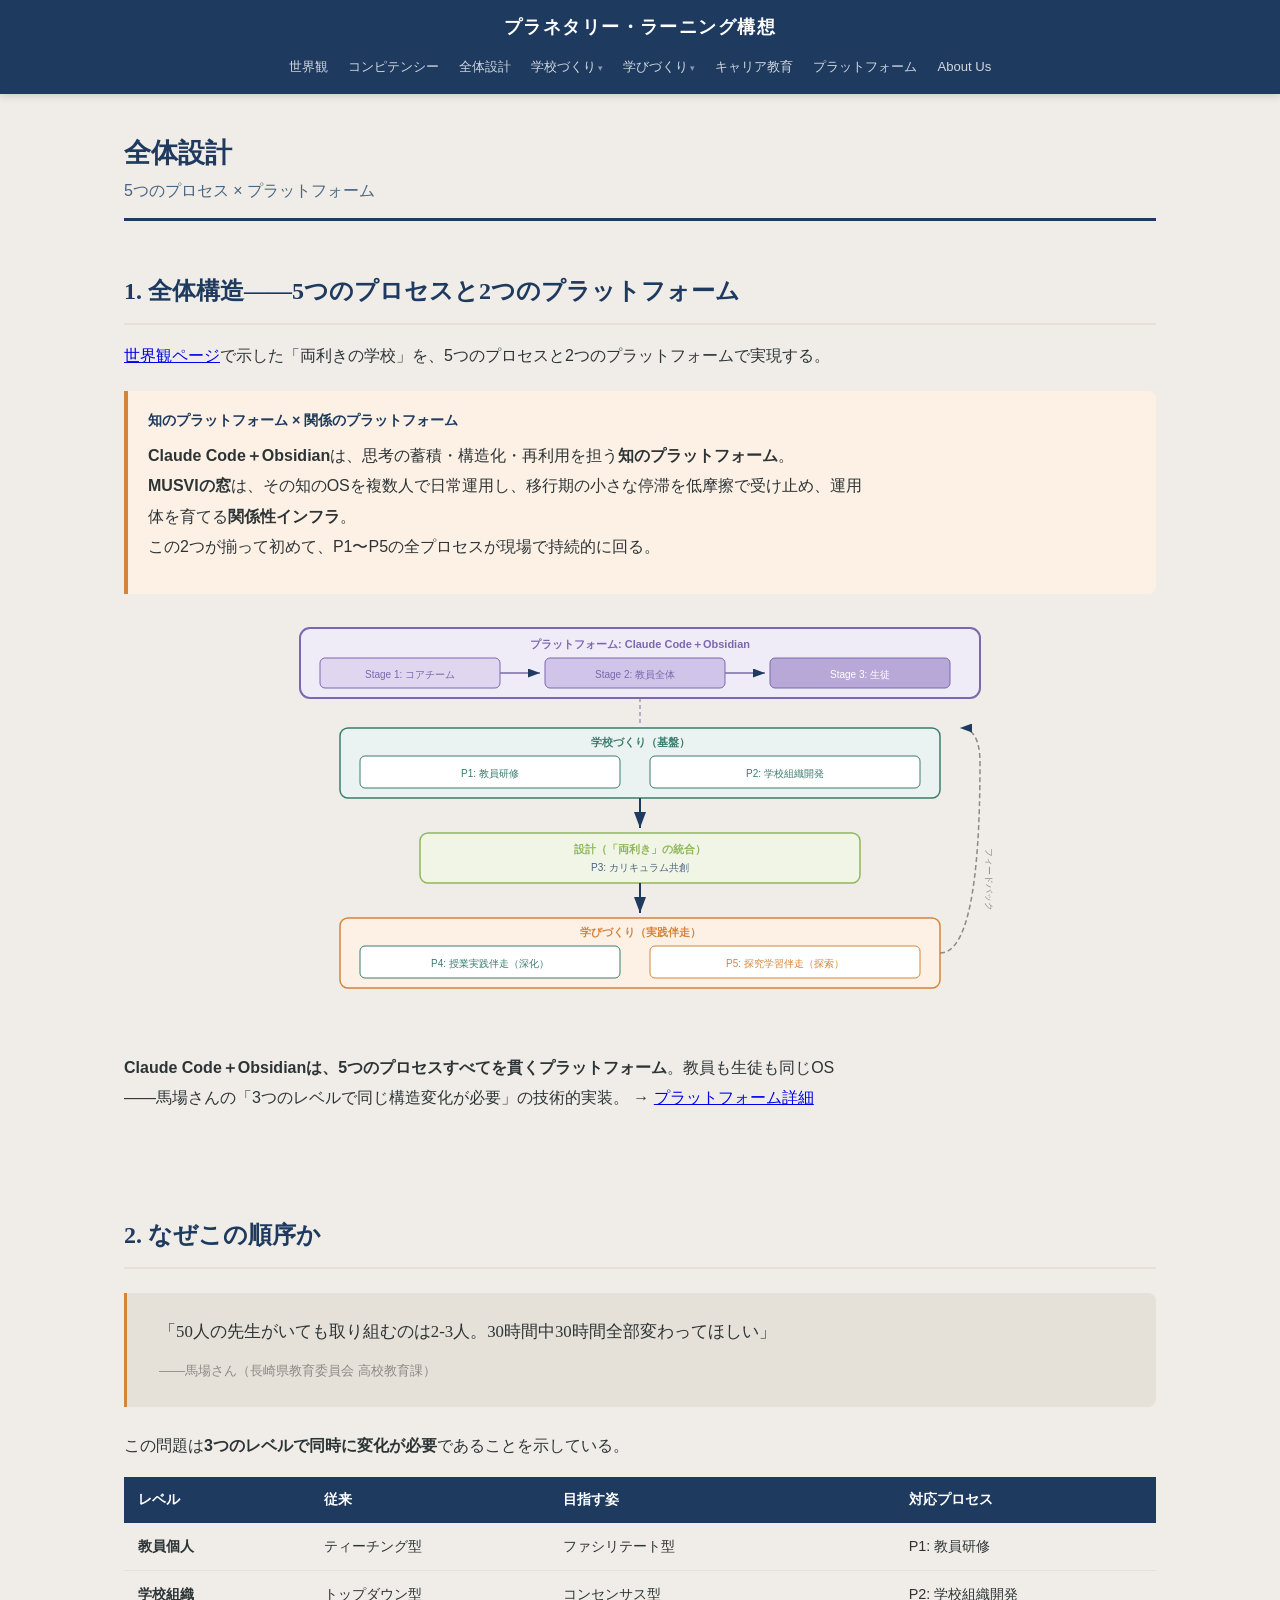
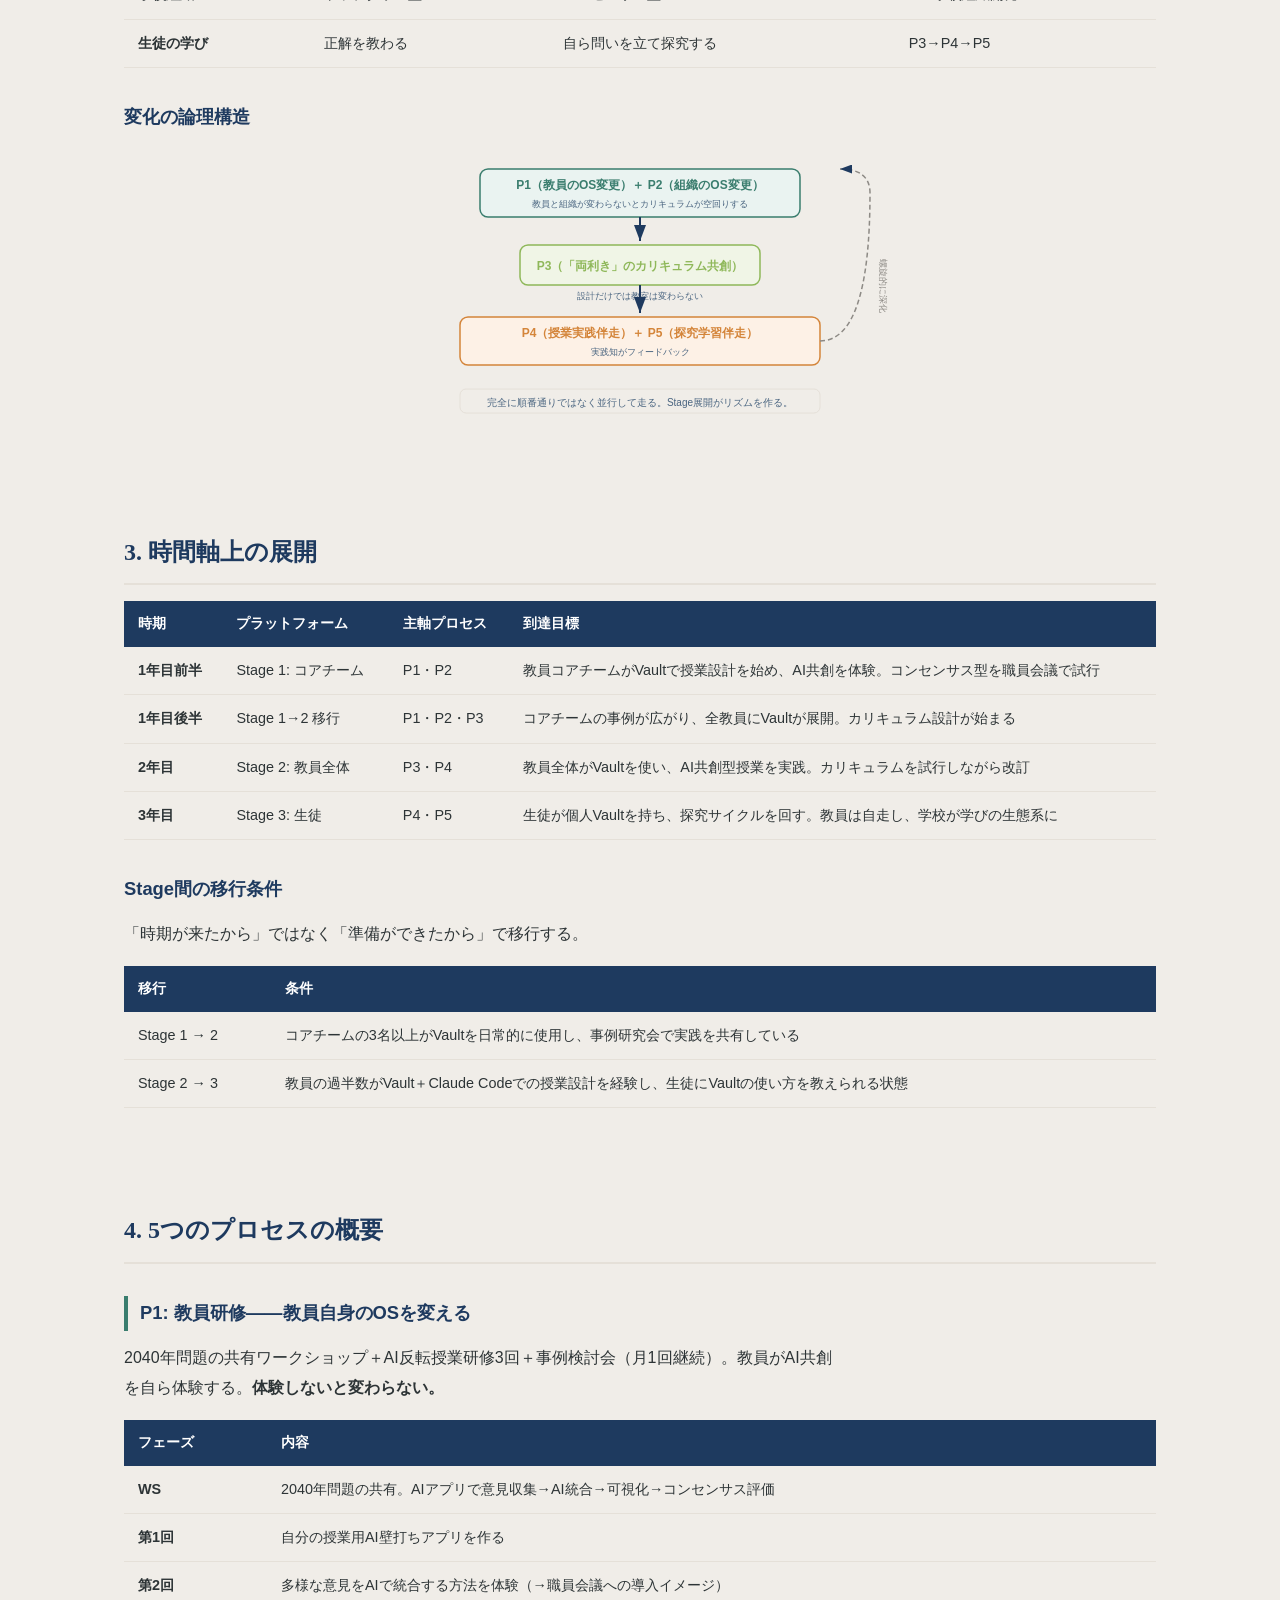
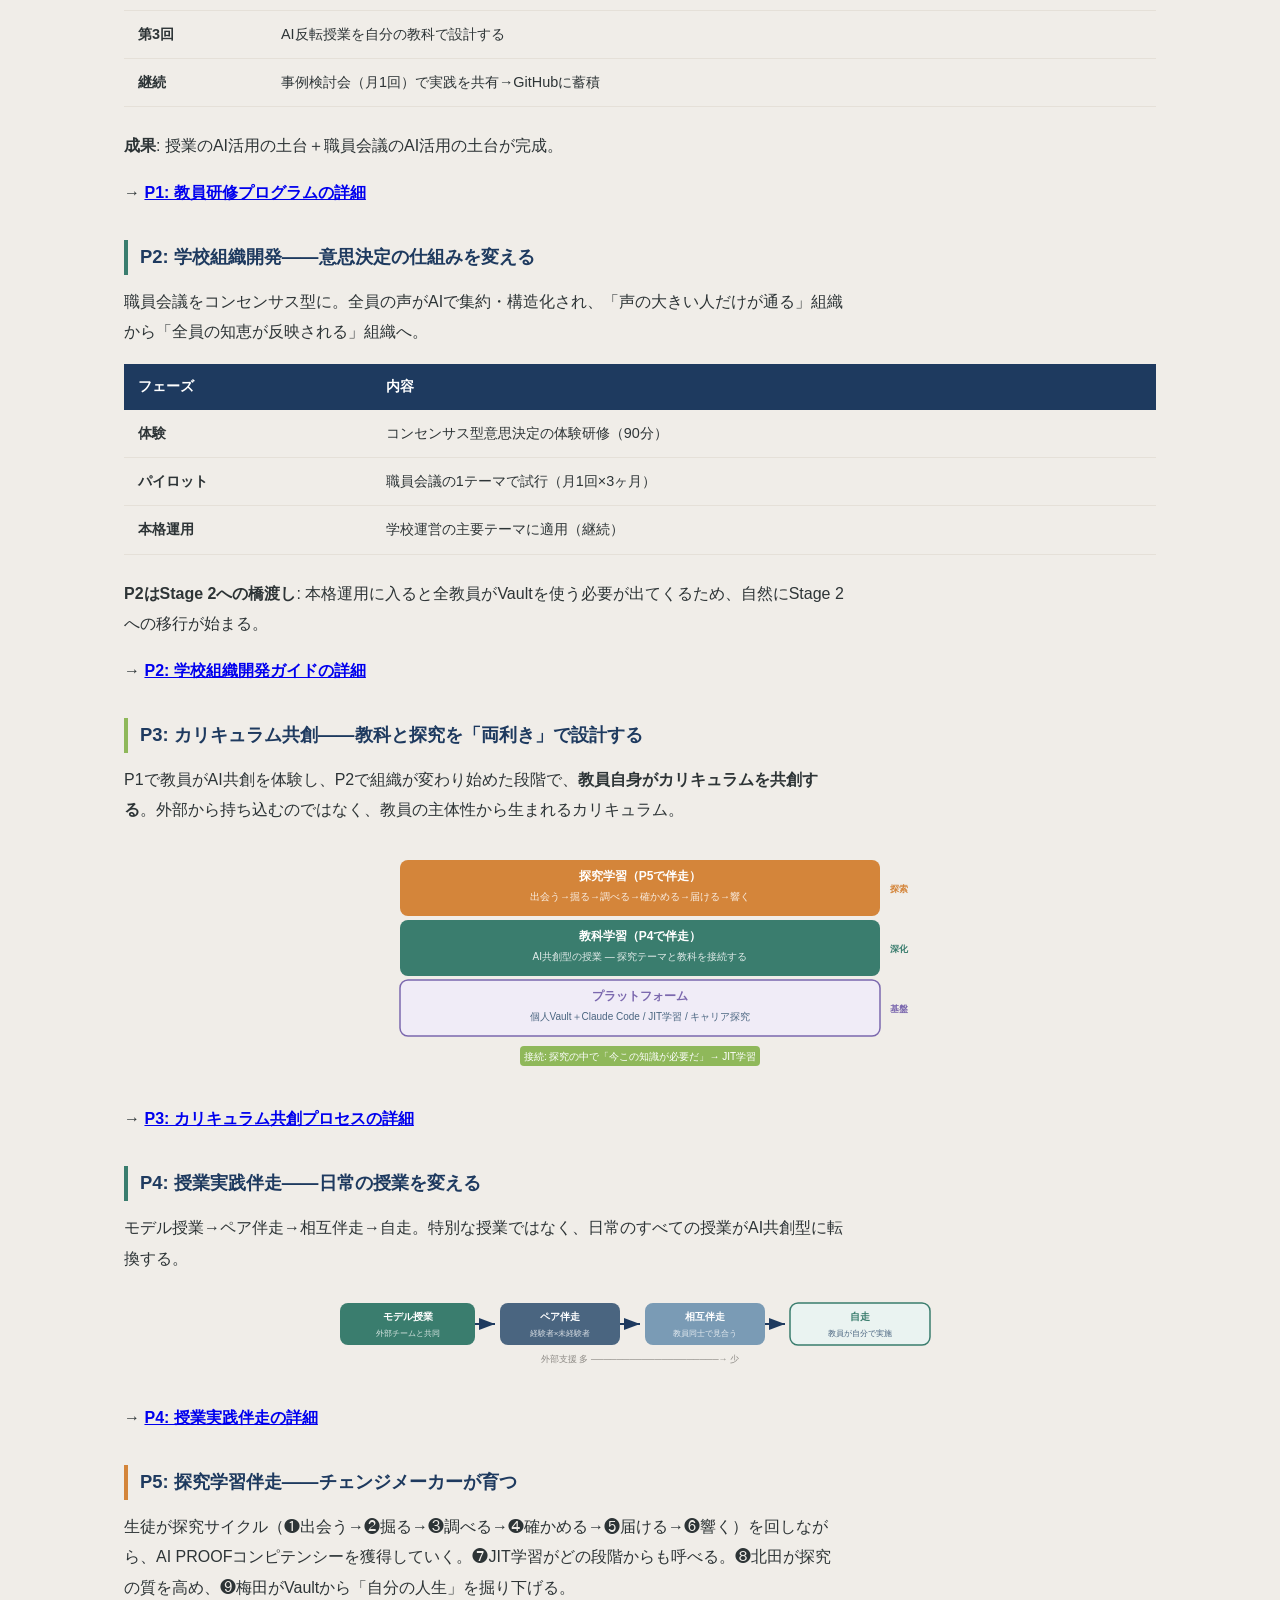
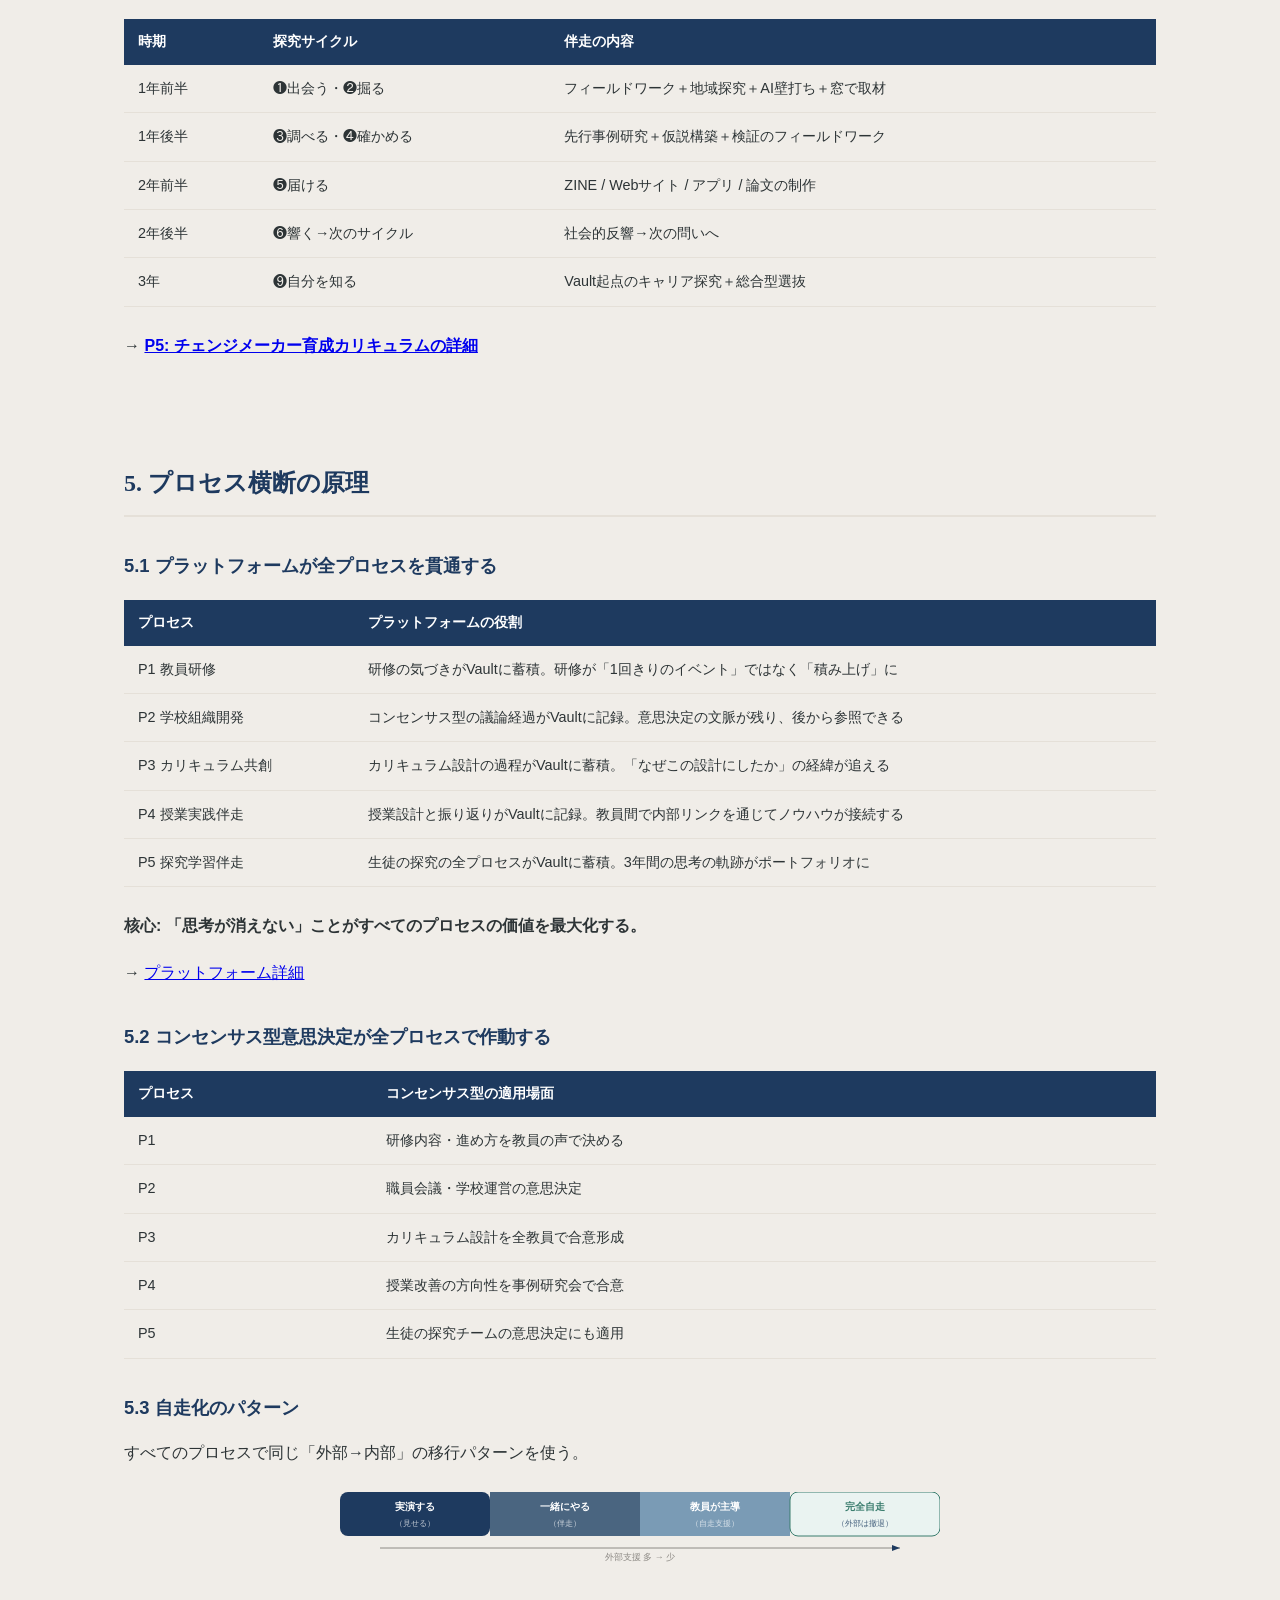
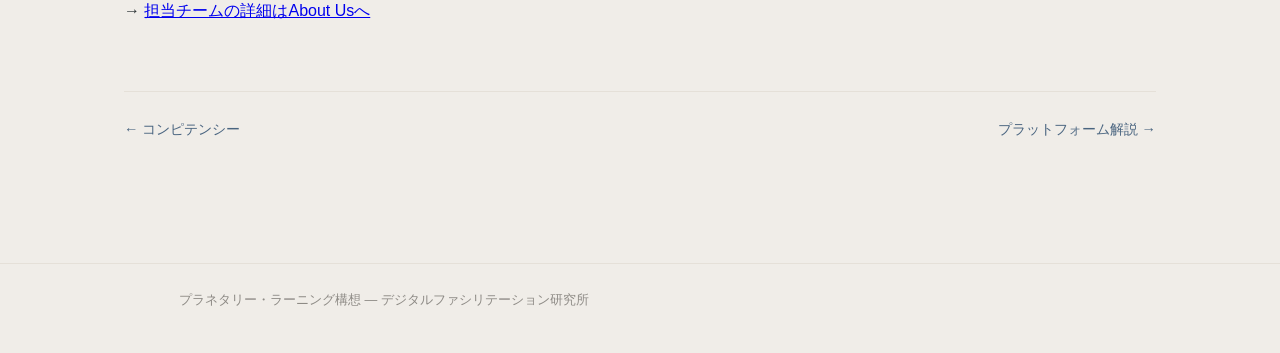
<file: process-design.html>
<!DOCTYPE html>
<html lang="ja">
<head>
  <meta charset="UTF-8">
  <meta name="viewport" content="width=device-width, initial-scale=1.0">
  <title>プロセスデザイン全体設計 — プラネタリー・ラーニング構想</title>
  <link rel="stylesheet" href="style.css">
</head>
<body>

<header>
  <div class="header-inner">
    <div class="site-title"><a href="index.html">プラネタリー・ラーニング構想</a></div>
    <nav>
      <a href="p0.html">世界観</a>
      <a href="competency.html">コンピテンシー</a>
      <a href="process-design.html">全体設計</a>
      <div class="nav-group">
        <span class="nav-group-label">学校づくり</span>
        <div class="nav-dropdown">
          <a href="p1.html">P1: 教員研修</a>
          <a href="p2.html">P2: 学校組織開発</a>
        </div>
      </div>
      <div class="nav-group">
        <span class="nav-group-label">学びづくり</span>
        <div class="nav-dropdown">
          <a href="p3.html">P3: カリキュラム共創</a>
          <a href="p4.html">P4: 授業実践伴走</a>
          <a href="p5.html">P5: 探究学習</a>
        </div>
      </div>
      <a href="career.html">キャリア教育</a>
      <a href="platform.html">プラットフォーム</a>
      <a href="about.html">About Us</a>
    </nav>
  </div>
</header>

<main>

  <div class="page-title">
    <h1>全体設計</h1>
    <div class="page-subtitle">5つのプロセス × プラットフォーム</div>
  </div>

  <!-- ============================================================ -->
  <!-- 1. 全体構造 -->
  <!-- ============================================================ -->
  <h2>1. 全体構造——5つのプロセスと2つのプラットフォーム</h2>

  <p><a href="p0.html">世界観ページ</a>で示した「両利きの学校」を、5つのプロセスと2つのプラットフォームで実現する。</p>

  <div class="callout important">
    <div class="callout-title">知のプラットフォーム × 関係のプラットフォーム</div>
    <p><strong>Claude Code＋Obsidian</strong>は、思考の蓄積・構造化・再利用を担う<strong>知のプラットフォーム</strong>。<br>
    <strong>MUSVIの窓</strong>は、その知のOSを複数人で日常運用し、移行期の小さな停滞を低摩擦で受け止め、運用体を育てる<strong>関係性インフラ</strong>。<br>
    この2つが揃って初めて、P1〜P5の全プロセスが現場で持続的に回る。</p>
  </div>

  <div style="text-align:center; margin:24px 0;">
    <svg viewBox="0 0 720 400" width="100%" style="max-width:720px;" xmlns="http://www.w3.org/2000/svg" font-family="sans-serif">
      <defs><marker id="apd1" markerWidth="8" markerHeight="6" refX="8" refY="3" orient="auto"><polygon points="0 0, 8 3, 0 6" fill="#1E3A5F"/></marker></defs>
      <!-- プラットフォーム -->
      <rect x="20" y="10" width="680" height="70" rx="10" fill="#F0ECF7" stroke="#7B68AE" stroke-width="2"/>
      <text x="360" y="30" text-anchor="middle" font-size="11" font-weight="bold" fill="#7B68AE">プラットフォーム: Claude Code＋Obsidian</text>
      <rect x="40" y="40" width="180" height="30" rx="5" fill="#E0D6F0" stroke="#7B68AE"/>
      <text x="130" y="60" text-anchor="middle" font-size="10" fill="#7B68AE">Stage 1: コアチーム</text>
      <line x1="220" y1="55" x2="260" y2="55" stroke="#7B68AE" stroke-width="1.5" marker-end="url(#apd1)"/>
      <rect x="265" y="40" width="180" height="30" rx="5" fill="#D0C4E8" stroke="#7B68AE"/>
      <text x="355" y="60" text-anchor="middle" font-size="10" fill="#7B68AE">Stage 2: 教員全体</text>
      <line x1="445" y1="55" x2="485" y2="55" stroke="#7B68AE" stroke-width="1.5" marker-end="url(#apd1)"/>
      <rect x="490" y="40" width="180" height="30" rx="5" fill="#B8A8D8" stroke="#7B68AE"/>
      <text x="580" y="60" text-anchor="middle" font-size="10" fill="#fff">Stage 3: 生徒</text>

      <!-- 点線 -->
      <line x1="360" y1="80" x2="360" y2="105" stroke="#7B68AE" stroke-width="1" stroke-dasharray="4,3"/>

      <!-- 基盤づくり P1・P2 -->
      <rect x="60" y="110" width="600" height="70" rx="8" fill="#EAF3F1" stroke="#3A7D6E" stroke-width="1.5"/>
      <text x="360" y="128" text-anchor="middle" font-size="11" font-weight="bold" fill="#3A7D6E">学校づくり（基盤）</text>
      <rect x="80" y="138" width="260" height="32" rx="5" fill="#fff" stroke="#3A7D6E"/>
      <text x="210" y="159" text-anchor="middle" font-size="10" fill="#3A7D6E">P1: 教員研修</text>
      <rect x="370" y="138" width="270" height="32" rx="5" fill="#fff" stroke="#3A7D6E"/>
      <text x="505" y="159" text-anchor="middle" font-size="10" fill="#3A7D6E">P2: 学校組織開発</text>

      <!-- 矢印 -->
      <line x1="360" y1="180" x2="360" y2="210" stroke="#1E3A5F" stroke-width="2" marker-end="url(#apd1)"/>

      <!-- 設計 P3 -->
      <rect x="140" y="215" width="440" height="50" rx="8" fill="#F0F5E6" stroke="#8FB85A" stroke-width="1.5"/>
      <text x="360" y="235" text-anchor="middle" font-size="11" font-weight="bold" fill="#8FB85A">設計（「両利き」の統合）</text>
      <text x="360" y="253" text-anchor="middle" font-size="10" fill="#4A6580">P3: カリキュラム共創</text>

      <!-- 矢印 -->
      <line x1="360" y1="265" x2="360" y2="295" stroke="#1E3A5F" stroke-width="2" marker-end="url(#apd1)"/>

      <!-- 実践伴走 P4・P5 -->
      <rect x="60" y="300" width="600" height="70" rx="8" fill="#FDF1E6" stroke="#D4853A" stroke-width="1.5"/>
      <text x="360" y="318" text-anchor="middle" font-size="11" font-weight="bold" fill="#D4853A">学びづくり（実践伴走）</text>
      <rect x="80" y="328" width="260" height="32" rx="5" fill="#fff" stroke="#3A7D6E"/>
      <text x="210" y="349" text-anchor="middle" font-size="10" fill="#3A7D6E">P4: 授業実践伴走（深化）</text>
      <rect x="370" y="328" width="270" height="32" rx="5" fill="#fff" stroke="#D4853A"/>
      <text x="505" y="349" text-anchor="middle" font-size="10" fill="#D4853A">P5: 探究学習伴走（探索）</text>

      <!-- フィードバック矢印 -->
      <path d="M660,335 Q700,335 700,145 Q700,110 680,110" fill="none" stroke="#8D8A85" stroke-width="1.5" stroke-dasharray="5,3" marker-end="url(#apd1)"/>
      <text x="706" y="230" font-size="9" fill="#8D8A85" transform="rotate(90,706,230)">フィードバック</text>
    </svg>
  </div>

  <p><strong>Claude Code＋Obsidianは、5つのプロセスすべてを貫くプラットフォーム</strong>。教員も生徒も同じOS——馬場さんの「3つのレベルで同じ構造変化が必要」の技術的実装。 → <a href="platform.html">プラットフォーム詳細</a></p>

  <!-- ============================================================ -->
  <!-- 2. なぜこの順序か -->
  <!-- ============================================================ -->
  <h2>2. なぜこの順序か</h2>

  <div class="voice-block">
    「50人の先生がいても取り組むのは2-3人。30時間中30時間全部変わってほしい」
    <div class="voice-attribution">——馬場さん（長崎県教育委員会 高校教育課）</div>
  </div>

  <p>この問題は<strong>3つのレベルで同時に変化が必要</strong>であることを示している。</p>

  <table>
    <tr><th>レベル</th><th>従来</th><th>目指す姿</th><th>対応プロセス</th></tr>
    <tr><td><strong>教員個人</strong></td><td>ティーチング型</td><td>ファシリテート型</td><td>P1: 教員研修</td></tr>
    <tr><td><strong>学校組織</strong></td><td>トップダウン型</td><td>コンセンサス型</td><td>P2: 学校組織開発</td></tr>
    <tr><td><strong>生徒の学び</strong></td><td>正解を教わる</td><td>自ら問いを立て探究する</td><td>P3→P4→P5</td></tr>
  </table>

  <h3>変化の論理構造</h3>

  <div style="text-align:center; margin:24px 0;">
    <svg viewBox="0 0 520 260" width="100%" style="max-width:520px;" xmlns="http://www.w3.org/2000/svg" font-family="sans-serif">
      <defs><marker id="al1" markerWidth="8" markerHeight="6" refX="8" refY="3" orient="auto"><polygon points="0 0, 8 3, 0 6" fill="#1E3A5F"/></marker></defs>
      <!-- P1+P2 -->
      <rect x="100" y="10" width="320" height="48" rx="8" fill="#EAF3F1" stroke="#3A7D6E" stroke-width="1.5"/>
      <text x="260" y="30" text-anchor="middle" font-size="12" font-weight="bold" fill="#3A7D6E">P1（教員のOS変更）＋ P2（組織のOS変更）</text>
      <text x="260" y="48" text-anchor="middle" font-size="9" fill="#4A6580">教員と組織が変わらないとカリキュラムが空回りする</text>
      <line x1="260" y1="58" x2="260" y2="82" stroke="#1E3A5F" stroke-width="2" marker-end="url(#al1)"/>
      <!-- P3 -->
      <rect x="140" y="86" width="240" height="40" rx="8" fill="#F0F5E6" stroke="#8FB85A" stroke-width="1.5"/>
      <text x="260" y="111" text-anchor="middle" font-size="12" font-weight="bold" fill="#8FB85A">P3（「両利き」のカリキュラム共創）</text>
      <text x="260" y="140" text-anchor="middle" font-size="9" fill="#4A6580">設計だけでは教室は変わらない</text>
      <line x1="260" y1="126" x2="260" y2="154" stroke="#1E3A5F" stroke-width="2" marker-end="url(#al1)"/>
      <!-- P4+P5 -->
      <rect x="80" y="158" width="360" height="48" rx="8" fill="#FDF1E6" stroke="#D4853A" stroke-width="1.5"/>
      <text x="260" y="178" text-anchor="middle" font-size="12" font-weight="bold" fill="#D4853A">P4（授業実践伴走）＋ P5（探究学習伴走）</text>
      <text x="260" y="196" text-anchor="middle" font-size="9" fill="#4A6580">実践知がフィードバック</text>
      <!-- フィードバック -->
      <path d="M440,182 Q490,182 490,34 Q490,10 460,10" fill="none" stroke="#8D8A85" stroke-width="1.5" stroke-dasharray="5,3" marker-end="url(#al1)"/>
      <text x="500" y="100" font-size="9" fill="#8D8A85" transform="rotate(90,500,100)">螺旋的に深化</text>
      <!-- 注釈 -->
      <rect x="80" y="230" width="360" height="24" rx="6" fill="#F0EDE8" stroke="#E5E0D8"/>
      <text x="260" y="247" text-anchor="middle" font-size="10" fill="#4A6580">完全に順番通りではなく並行して走る。Stage展開がリズムを作る。</text>
    </svg>
  </div>

  <!-- ============================================================ -->
  <!-- 3. 時間軸 -->
  <!-- ============================================================ -->
  <h2>3. 時間軸上の展開</h2>

  <table>
    <tr><th>時期</th><th>プラットフォーム</th><th>主軸プロセス</th><th>到達目標</th></tr>
    <tr><td><strong>1年目前半</strong></td><td>Stage 1: コアチーム</td><td>P1・P2</td><td>教員コアチームがVaultで授業設計を始め、AI共創を体験。コンセンサス型を職員会議で試行</td></tr>
    <tr><td><strong>1年目後半</strong></td><td>Stage 1→2 移行</td><td>P1・P2・P3</td><td>コアチームの事例が広がり、全教員にVaultが展開。カリキュラム設計が始まる</td></tr>
    <tr><td><strong>2年目</strong></td><td>Stage 2: 教員全体</td><td>P3・P4</td><td>教員全体がVaultを使い、AI共創型授業を実践。カリキュラムを試行しながら改訂</td></tr>
    <tr><td><strong>3年目</strong></td><td>Stage 3: 生徒</td><td>P4・P5</td><td>生徒が個人Vaultを持ち、探究サイクルを回す。教員は自走し、学校が学びの生態系に</td></tr>
  </table>

  <h3>Stage間の移行条件</h3>

  <p>「時期が来たから」ではなく「準備ができたから」で移行する。</p>

  <table>
    <tr><th>移行</th><th>条件</th></tr>
    <tr><td>Stage 1 → 2</td><td>コアチームの3名以上がVaultを日常的に使用し、事例研究会で実践を共有している</td></tr>
    <tr><td>Stage 2 → 3</td><td>教員の過半数がVault＋Claude Codeでの授業設計を経験し、生徒にVaultの使い方を教えられる状態</td></tr>
  </table>

  <!-- ============================================================ -->
  <!-- 4. 5つのプロセスの概要 -->
  <!-- ============================================================ -->
  <h2>4. 5つのプロセスの概要</h2>

  <!-- P1 -->
  <h3 style="border-left:4px solid var(--color-deepen-green); padding-left:12px;">P1: 教員研修——教員自身のOSを変える</h3>

  <p>2040年問題の共有ワークショップ＋AI反転授業研修3回＋事例検討会（月1回継続）。教員がAI共創を自ら体験する。<strong>体験しないと変わらない。</strong></p>

  <table>
    <tr><th>フェーズ</th><th>内容</th></tr>
    <tr><td><strong>WS</strong></td><td>2040年問題の共有。AIアプリで意見収集→AI統合→可視化→コンセンサス評価</td></tr>
    <tr><td><strong>第1回</strong></td><td>自分の授業用AI壁打ちアプリを作る</td></tr>
    <tr><td><strong>第2回</strong></td><td>多様な意見をAIで統合する方法を体験（→職員会議への導入イメージ）</td></tr>
    <tr><td><strong>第3回</strong></td><td>AI反転授業を自分の教科で設計する</td></tr>
    <tr><td><strong>継続</strong></td><td>事例検討会（月1回）で実践を共有→GitHubに蓄積</td></tr>
  </table>

  <p><strong>成果</strong>: 授業のAI活用の土台＋職員会議のAI活用の土台が完成。</p>
  <p>→ <a href="p1.html"><strong>P1: 教員研修プログラムの詳細</strong></a></p>

  <!-- P2 -->
  <h3 style="border-left:4px solid var(--color-deepen-green); padding-left:12px;">P2: 学校組織開発——意思決定の仕組みを変える</h3>

  <p>職員会議をコンセンサス型に。全員の声がAIで集約・構造化され、「声の大きい人だけが通る」組織から「全員の知恵が反映される」組織へ。</p>

  <table>
    <tr><th>フェーズ</th><th>内容</th></tr>
    <tr><td><strong>体験</strong></td><td>コンセンサス型意思決定の体験研修（90分）</td></tr>
    <tr><td><strong>パイロット</strong></td><td>職員会議の1テーマで試行（月1回×3ヶ月）</td></tr>
    <tr><td><strong>本格運用</strong></td><td>学校運営の主要テーマに適用（継続）</td></tr>
  </table>

  <p><strong>P2はStage 2への橋渡し</strong>: 本格運用に入ると全教員がVaultを使う必要が出てくるため、自然にStage 2への移行が始まる。</p>
  <p>→ <a href="p2.html"><strong>P2: 学校組織開発ガイドの詳細</strong></a></p>

  <!-- P3 -->
  <h3 style="border-left:4px solid var(--color-growth); padding-left:12px;">P3: カリキュラム共創——教科と探究を「両利き」で設計する</h3>

  <p>P1で教員がAI共創を体験し、P2で組織が変わり始めた段階で、<strong>教員自身がカリキュラムを共創する</strong>。外部から持ち込むのではなく、教員の主体性から生まれるカリキュラム。</p>

  <div style="text-align:center; margin:24px 0;">
    <svg viewBox="0 0 560 220" width="100%" style="max-width:560px;" xmlns="http://www.w3.org/2000/svg" font-family="sans-serif">
      <!-- 第3層: 探究 -->
      <rect x="40" y="10" width="480" height="56" rx="8" fill="#D4853A"/>
      <text x="280" y="30" text-anchor="middle" font-size="12" font-weight="bold" fill="#fff">探究学習（P5で伴走）</text>
      <text x="280" y="50" text-anchor="middle" font-size="10" fill="rgba(255,255,255,0.85)">出会う→掘る→調べる→確かめる→届ける→響く</text>
      <!-- 第2層: 教科 -->
      <rect x="40" y="70" width="480" height="56" rx="8" fill="#3A7D6E"/>
      <text x="280" y="90" text-anchor="middle" font-size="12" font-weight="bold" fill="#fff">教科学習（P4で伴走）</text>
      <text x="280" y="110" text-anchor="middle" font-size="10" fill="rgba(255,255,255,0.85)">AI共創型の授業 — 探究テーマと教科を接続する</text>
      <!-- 第1層: プラットフォーム -->
      <rect x="40" y="130" width="480" height="56" rx="8" fill="#F0ECF7" stroke="#7B68AE" stroke-width="1.5"/>
      <text x="280" y="150" text-anchor="middle" font-size="12" font-weight="bold" fill="#7B68AE">プラットフォーム</text>
      <text x="280" y="170" text-anchor="middle" font-size="10" fill="#4A6580">個人Vault＋Claude Code / JIT学習 / キャリア探究</text>
      <!-- ラベル -->
      <text x="530" y="42" font-size="9" fill="#D4853A" font-weight="bold">探索</text>
      <text x="530" y="102" font-size="9" fill="#3A7D6E" font-weight="bold">深化</text>
      <text x="530" y="162" font-size="9" fill="#7B68AE" font-weight="bold">基盤</text>
      <!-- 接続 -->
      <rect x="160" y="196" width="240" height="20" rx="4" fill="#8FB85A"/>
      <text x="280" y="210" text-anchor="middle" font-size="10" fill="#fff">接続: 探究の中で「今この知識が必要だ」→ JIT学習</text>
    </svg>
  </div>

  <p>→ <a href="p3.html"><strong>P3: カリキュラム共創プロセスの詳細</strong></a></p>

  <!-- P4 -->
  <h3 style="border-left:4px solid var(--color-deepen-green); padding-left:12px;">P4: 授業実践伴走——日常の授業を変える</h3>

  <p>モデル授業→ペア伴走→相互伴走→自走。特別な授業ではなく、日常のすべての授業がAI共創型に転換する。</p>

  <div style="text-align:center; margin:24px 0;">
    <svg viewBox="0 0 600 70" width="100%" style="max-width:600px;" xmlns="http://www.w3.org/2000/svg" font-family="sans-serif">
      <defs><marker id="apf1" markerWidth="8" markerHeight="6" refX="8" refY="3" orient="auto"><polygon points="0 0, 8 3, 0 6" fill="#1E3A5F"/></marker></defs>
      <rect x="0" y="5" width="135" height="42" rx="8" fill="#3A7D6E"/>
      <text x="68" y="22" text-anchor="middle" font-size="10" font-weight="bold" fill="#fff">モデル授業</text>
      <text x="68" y="38" text-anchor="middle" font-size="8" fill="rgba(255,255,255,0.8)">外部チームと共同</text>
      <line x1="135" y1="26" x2="155" y2="26" stroke="#1E3A5F" stroke-width="2" marker-end="url(#apf1)"/>
      <rect x="160" y="5" width="120" height="42" rx="8" fill="#4A6580"/>
      <text x="220" y="22" text-anchor="middle" font-size="10" font-weight="bold" fill="#fff">ペア伴走</text>
      <text x="220" y="38" text-anchor="middle" font-size="8" fill="rgba(255,255,255,0.8)">経験者×未経験者</text>
      <line x1="280" y1="26" x2="300" y2="26" stroke="#1E3A5F" stroke-width="2" marker-end="url(#apf1)"/>
      <rect x="305" y="5" width="120" height="42" rx="8" fill="#7A9BB5"/>
      <text x="365" y="22" text-anchor="middle" font-size="10" font-weight="bold" fill="#fff">相互伴走</text>
      <text x="365" y="38" text-anchor="middle" font-size="8" fill="rgba(255,255,255,0.8)">教員同士で見合う</text>
      <line x1="425" y1="26" x2="445" y2="26" stroke="#1E3A5F" stroke-width="2" marker-end="url(#apf1)"/>
      <rect x="450" y="5" width="140" height="42" rx="8" fill="#EAF3F1" stroke="#3A7D6E" stroke-width="1.5"/>
      <text x="520" y="22" text-anchor="middle" font-size="10" font-weight="bold" fill="#3A7D6E">自走</text>
      <text x="520" y="38" text-anchor="middle" font-size="8" fill="#4A6580">教員が自分で実施</text>
      <text x="300" y="64" text-anchor="middle" font-size="9" fill="#8D8A85">外部支援 多 ────────────────────→ 少</text>
    </svg>
  </div>

  <p>→ <a href="p4.html"><strong>P4: 授業実践伴走の詳細</strong></a></p>

  <!-- P5 -->
  <h3 style="border-left:4px solid var(--color-explore-orange); padding-left:12px;">P5: 探究学習伴走——チェンジメーカーが育つ</h3>

  <p>生徒が探究サイクル（❶出会う→❷掘る→❸調べる→❹確かめる→❺届ける→❻響く）を回しながら、AI PROOFコンピテンシーを獲得していく。❼JIT学習がどの段階からも呼べる。❽北田が探究の質を高め、❾梅田がVaultから「自分の人生」を掘り下げる。</p>

  <table>
    <tr><th>時期</th><th>探究サイクル</th><th>伴走の内容</th></tr>
    <tr><td>1年前半</td><td>❶出会う・❷掘る</td><td>フィールドワーク＋地域探究＋AI壁打ち＋窓で取材</td></tr>
    <tr><td>1年後半</td><td>❸調べる・❹確かめる</td><td>先行事例研究＋仮説構築＋検証のフィールドワーク</td></tr>
    <tr><td>2年前半</td><td>❺届ける</td><td>ZINE / Webサイト / アプリ / 論文の制作</td></tr>
    <tr><td>2年後半</td><td>❻響く→次のサイクル</td><td>社会的反響→次の問いへ</td></tr>
    <tr><td>3年</td><td>❾自分を知る</td><td>Vault起点のキャリア探究＋総合型選抜</td></tr>
  </table>

  <p>→ <a href="p5.html"><strong>P5: チェンジメーカー育成カリキュラムの詳細</strong></a></p>

  <!-- ============================================================ -->
  <!-- 5. プロセス横断の原理 -->
  <!-- ============================================================ -->
  <h2>5. プロセス横断の原理</h2>

  <h3>5.1 プラットフォームが全プロセスを貫通する</h3>

  <table>
    <tr><th>プロセス</th><th>プラットフォームの役割</th></tr>
    <tr><td>P1 教員研修</td><td>研修の気づきがVaultに蓄積。研修が「1回きりのイベント」ではなく「積み上げ」に</td></tr>
    <tr><td>P2 学校組織開発</td><td>コンセンサス型の議論経過がVaultに記録。意思決定の文脈が残り、後から参照できる</td></tr>
    <tr><td>P3 カリキュラム共創</td><td>カリキュラム設計の過程がVaultに蓄積。「なぜこの設計にしたか」の経緯が追える</td></tr>
    <tr><td>P4 授業実践伴走</td><td>授業設計と振り返りがVaultに記録。教員間で内部リンクを通じてノウハウが接続する</td></tr>
    <tr><td>P5 探究学習伴走</td><td>生徒の探究の全プロセスがVaultに蓄積。3年間の思考の軌跡がポートフォリオに</td></tr>
  </table>

  <p><strong>核心: 「思考が消えない」ことがすべてのプロセスの価値を最大化する。</strong></p>
  <p>→ <a href="platform.html">プラットフォーム詳細</a></p>

  <h3>5.2 コンセンサス型意思決定が全プロセスで作動する</h3>

  <table>
    <tr><th>プロセス</th><th>コンセンサス型の適用場面</th></tr>
    <tr><td>P1</td><td>研修内容・進め方を教員の声で決める</td></tr>
    <tr><td>P2</td><td>職員会議・学校運営の意思決定</td></tr>
    <tr><td>P3</td><td>カリキュラム設計を全教員で合意形成</td></tr>
    <tr><td>P4</td><td>授業改善の方向性を事例研究会で合意</td></tr>
    <tr><td>P5</td><td>生徒の探究チームの意思決定にも適用</td></tr>
  </table>

  <h3>5.3 自走化のパターン</h3>

  <p>すべてのプロセスで同じ「外部→内部」の移行パターンを使う。</p>

  <div style="text-align:center; margin:24px 0;">
    <svg viewBox="0 0 600 70" width="100%" style="max-width:600px;" xmlns="http://www.w3.org/2000/svg" font-family="sans-serif">
      <defs><marker id="aw1" markerWidth="8" markerHeight="6" refX="8" refY="3" orient="auto"><polygon points="0 0, 8 3, 0 6" fill="#1E3A5F"/></marker></defs>
      <rect x="0" y="0" width="150" height="44" rx="8" fill="#1E3A5F"/>
      <text x="75" y="18" text-anchor="middle" font-size="10" font-weight="bold" fill="#fff">実演する</text>
      <text x="75" y="34" text-anchor="middle" font-size="8" fill="rgba(255,255,255,0.7)">（見せる）</text>
      <rect x="150" y="0" width="150" height="44" fill="#4A6580"/>
      <text x="225" y="18" text-anchor="middle" font-size="10" font-weight="bold" fill="#fff">一緒にやる</text>
      <text x="225" y="34" text-anchor="middle" font-size="8" fill="rgba(255,255,255,0.7)">（伴走）</text>
      <rect x="300" y="0" width="150" height="44" fill="#7A9BB5"/>
      <text x="375" y="18" text-anchor="middle" font-size="10" font-weight="bold" fill="#fff">教員が主導</text>
      <text x="375" y="34" text-anchor="middle" font-size="8" fill="rgba(255,255,255,0.7)">（自走支援）</text>
      <rect x="450" y="0" width="150" height="44" rx="8" fill="#EAF3F1" stroke="#3A7D6E"/>
      <text x="525" y="18" text-anchor="middle" font-size="10" font-weight="bold" fill="#3A7D6E">完全自走</text>
      <text x="525" y="34" text-anchor="middle" font-size="8" fill="#4A6580">（外部は撤退）</text>
      <line x1="40" y1="56" x2="560" y2="56" stroke="#8D8A85" stroke-width="1" marker-end="url(#aw1)"/>
      <text x="300" y="68" text-anchor="middle" font-size="9" fill="#8D8A85">外部支援 多 → 少</text>
    </svg>
  </div>

  <p>→ <a href="about.html">担当チームの詳細はAbout Usへ</a></p>

  <!-- ページナビゲーション -->
  <nav class="page-nav">
    <a href="competency.html">&larr; コンピテンシー</a>
    <a href="platform.html">プラットフォーム解説 &rarr;</a>
  </nav>

</main>

<footer>
  <p>プラネタリー・ラーニング構想 &mdash; デジタルファシリテーション研究所</p>
</footer>

</body>
</html>
</file>
<file: style.css>
/* ============================================================
   NEXTハイスクール構想 スタイルシート
   Based on: HP_スタイルデザインガイド.md
   Brand core: 「学校をまるごと、未来にする。」
   ============================================================ */

/* ── Design Tokens ── */
:root {
  /* Primary — 学校の信頼 */
  --color-deep-indigo: #1E3A5F;
  --color-indigo-gray: #4A6580;
  --color-light-indigo: #7A9BB5;

  /* Accent — 両利き */
  --color-deepen-green: #3A7D6E;   /* 教科学習・深化 */
  --color-explore-orange: #D4853A; /* 探究学習・探索 */
  --color-growth: #8FB85A;         /* CTA・統合 */
  --color-growth-hover: #7DA34E;

  /* Neutral — 教室の空気 */
  --color-blackboard: #2D3436;
  --color-chalk: #F0EDE8;
  --color-notebook: #E5E0D8;
  --color-pencil: #8D8A85;

  /* Function */
  --color-vault: #7B68AE;
  --color-vault-bg: #F0ECF7;
  --color-window: #5BB5D5;
  --color-window-bg: #E8F6FB;

  /* Semantic */
  --color-deepen-bg: #EAF3F1;
  --color-explore-bg: #FDF1E6;
  --color-growth-bg: #F0F5E6;

  /* Layout */
  --max-width: 1080px;
  --text-width: 720px;
  --header-height: 64px;

  /* Typography */
  --font-heading: "Noto Serif JP", "Hiragino Mincho ProN", serif;
  --font-body: "Noto Sans JP", "Hiragino Kaku Gothic ProN", sans-serif;
  --font-number: "Inter", "Helvetica Neue", sans-serif;
  --font-code: "JetBrains Mono", "Consolas", "Monaco", monospace;
}

/* ── Reset ── */
*, *::before, *::after {
  margin: 0;
  padding: 0;
  box-sizing: border-box;
}

html {
  scroll-behavior: smooth;
}

body {
  font-family: var(--font-body);
  font-size: 16px;
  line-height: 1.9;
  color: var(--color-blackboard);
  background: var(--color-chalk);
}

/* ── Header ── */
header {
  background: var(--color-deep-indigo);
  color: #fff;
  position: sticky;
  top: 0;
  z-index: 100;
  box-shadow: 0 2px 8px rgba(0,0,0,0.15);
}

header .header-inner {
  max-width: var(--max-width);
  margin: 0 auto;
  padding: 10px 24px;
  display: flex;
  flex-direction: column;
  align-items: center;
  gap: 6px;
}

header .site-title {
  font-family: var(--font-heading);
  font-size: 1.15rem;
  font-weight: 700;
  letter-spacing: 0.08em;
  white-space: nowrap;
}

header .site-title a {
  color: #fff;
  text-decoration: none;
}

header nav {
  display: flex;
  flex-wrap: wrap;
  justify-content: center;
  gap: 2px 0;
}

header nav > a,
header nav > .nav-group > .nav-group-label {
  color: rgba(255,255,255,0.8);
  text-decoration: none;
  font-size: 0.82rem;
  padding: 4px 10px;
  transition: color 0.2s;
  cursor: pointer;
  white-space: nowrap;
}

header nav > a:hover,
header nav > .nav-group:hover > .nav-group-label {
  color: #fff;
}

/* ── Dropdown ── */
.nav-group {
  position: relative;
}

.nav-group-label::after {
  content: " ▾";
  font-size: 0.65em;
  opacity: 0.6;
}

.nav-group .nav-dropdown {
  display: none;
  position: absolute;
  top: 100%;
  left: 50%;
  transform: translateX(-50%);
  background: var(--color-deep-indigo);
  border-radius: 0 0 6px 6px;
  box-shadow: 0 4px 12px rgba(0,0,0,0.25);
  min-width: 160px;
  padding: 4px 0;
  z-index: 200;
}

.nav-group:hover .nav-dropdown {
  display: block;
}

.nav-dropdown a {
  display: block;
  color: rgba(255,255,255,0.8);
  text-decoration: none;
  font-size: 0.8rem;
  padding: 7px 16px;
  white-space: nowrap;
  transition: background 0.15s;
}

.nav-dropdown a:hover {
  background: rgba(255,255,255,0.12);
  color: #fff;
}

/* ── Main ── */
main {
  max-width: var(--max-width);
  margin: 0 auto;
  padding: 40px 24px 80px;
}

/* ── Hero (index page) ── */
.hero {
  text-align: center;
  padding: 60px 0 40px;
}

.hero h1 {
  font-family: var(--font-heading);
  font-size: 2rem;
  color: var(--color-deep-indigo);
  margin-bottom: 8px;
  line-height: 1.4;
}

.hero .subtitle {
  font-size: 1.1rem;
  color: var(--color-indigo-gray);
  margin-bottom: 24px;
}

.hero .lead {
  font-size: 1rem;
  color: var(--color-blackboard);
  max-width: var(--text-width);
  margin: 0 auto;
  line-height: 1.9;
}

/* ── Page title ── */
.page-title {
  border-bottom: 3px solid var(--color-deep-indigo);
  padding-bottom: 12px;
  margin-bottom: 32px;
}

.page-title h1 {
  font-family: var(--font-heading);
  font-size: 1.7rem;
  color: var(--color-deep-indigo);
  line-height: 1.4;
}

.page-title .page-subtitle {
  font-size: 1rem;
  color: var(--color-indigo-gray);
  margin-top: 4px;
}

/* ── Card grid ── */
.card-grid {
  display: grid;
  grid-template-columns: 1fr;
  gap: 16px;
  margin: 32px 0;
}

.card {
  background: #fff;
  border: 1px solid var(--color-notebook);
  border-radius: 12px;
  padding: 24px;
  text-decoration: none;
  color: inherit;
  transition: box-shadow 0.2s, transform 0.2s;
  display: block;
}

.card:hover {
  box-shadow: 0 4px 16px rgba(0,0,0,0.08);
  transform: translateY(-2px);
}

.card .card-label {
  font-family: var(--font-number);
  font-size: 0.75rem;
  font-weight: 700;
  text-transform: uppercase;
  letter-spacing: 0.08em;
  color: var(--color-indigo-gray);
  margin-bottom: 4px;
}

.card h3 {
  font-family: var(--font-heading);
  font-size: 1.1rem;
  color: var(--color-deep-indigo);
  margin-bottom: 6px;
  border: none;
  padding: 0;
}

.card p {
  font-size: 0.9rem;
  color: var(--color-pencil);
  line-height: 1.6;
}

.card.disabled {
  opacity: 0.5;
  pointer-events: none;
}

/* ── 両利きカード (left border color variants) ── */
.card-deepen { border-left: 4px solid var(--color-deepen-green); }
.card-explore { border-left: 4px solid var(--color-explore-orange); }
.card-integrated { border-left: 4px solid var(--color-growth); }
.card-vault { border-left: 4px solid var(--color-vault); }

/* ── Section headers ── */
.section-group-title {
  font-family: var(--font-body);
  font-size: 0.85rem;
  font-weight: 700;
  text-transform: uppercase;
  letter-spacing: 0.1em;
  color: var(--color-indigo-gray);
  border-bottom: 1px solid var(--color-notebook);
  padding-bottom: 6px;
  margin-top: 40px;
  margin-bottom: 16px;
}

/* ── Content sections ── */
h2 {
  font-family: var(--font-heading);
  font-size: 1.5rem;
  color: var(--color-deep-indigo);
  margin-top: 100px;
  margin-bottom: 16px;
  padding-bottom: 8px;
  border-bottom: 2px solid var(--color-notebook);
}

h2:first-of-type {
  margin-top: 48px;
}

h3 {
  font-family: var(--font-body);
  font-size: 1.15rem;
  font-weight: 700;
  color: var(--color-deep-indigo);
  margin-top: 32px;
  margin-bottom: 12px;
}

h4 {
  font-family: var(--font-body);
  font-size: 1rem;
  font-weight: 500;
  color: var(--color-blackboard);
  margin-top: 24px;
  margin-bottom: 8px;
}

p {
  margin-bottom: 16px;
  max-width: var(--text-width);
}

/* ── Tables ── */
table {
  width: 100%;
  border-collapse: collapse;
  margin: 16px 0 24px;
  font-size: 0.9rem;
}

th {
  background: var(--color-deep-indigo);
  color: #fff;
  padding: 10px 14px;
  text-align: left;
  font-weight: 600;
  font-size: 0.85rem;
}

td {
  padding: 10px 14px;
  border-bottom: 1px solid var(--color-notebook);
  vertical-align: top;
}

tr:nth-child(even) td {
  background: var(--color-chalk);
}

/* ── Callout boxes ── */
.callout {
  border-left: 4px solid var(--color-indigo-gray);
  background: #fff;
  padding: 16px 20px;
  margin: 20px 0;
  border-radius: 0 8px 8px 0;
}

.callout.important {
  border-left-color: var(--color-explore-orange);
  background: var(--color-explore-bg);
}

.callout.tip {
  border-left-color: var(--color-deepen-green);
  background: var(--color-deepen-bg);
}

.callout.vault {
  border-left-color: var(--color-vault);
  background: var(--color-vault-bg);
}

.callout .callout-title {
  font-weight: 700;
  font-size: 0.9rem;
  margin-bottom: 6px;
  color: var(--color-deep-indigo);
}

/* ── Voice block (当事者の声) ── */
.voice-block {
  border-left: 3px solid var(--color-explore-orange);
  padding: 24px 24px 24px 32px;
  background: var(--color-notebook);
  border-radius: 0 8px 8px 0;
  font-family: var(--font-heading);
  font-size: 1.05rem;
  line-height: 1.8;
  margin: 24px 0;
}

.voice-attribution {
  font-family: var(--font-body);
  font-size: 0.82rem;
  color: var(--color-pencil);
  margin-top: 12px;
}

/* ── Stat panel (数値の強調) ── */
.stat-panel {
  text-align: center;
  padding: 32px 16px;
}

.stat-number {
  font-family: var(--font-number);
  font-size: 44px;
  font-weight: 700;
  color: var(--color-deep-indigo);
  line-height: 1.2;
}

.stat-label {
  font-size: 0.82rem;
  color: var(--color-pencil);
  margin-top: 4px;
}

/* ── Evidence card (なぜ私たちか) ── */
.evidence-card {
  text-align: center;
  padding: 24px;
  border: 1px solid var(--color-notebook);
  border-radius: 12px;
  background: #fff;
}

.evidence-number {
  font-family: var(--font-number);
  font-size: 36px;
  font-weight: 700;
  color: var(--color-deep-indigo);
}

.evidence-label {
  font-size: 0.82rem;
  color: var(--color-pencil);
  margin-top: 4px;
}

/* ── Process icon (P1〜P5) ── */
.process-icon {
  width: 48px;
  height: 48px;
  border-radius: 50%;
  background: var(--color-deep-indigo);
  color: white;
  display: inline-flex;
  align-items: center;
  justify-content: center;
  font-family: var(--font-number);
  font-weight: 700;
  font-size: 20px;
  flex-shrink: 0;
}

/* ── Phase icons (❶〜❾) ── */
.phase-icon {
  width: 48px;
  height: 48px;
  border-radius: 50%;
  display: inline-flex;
  align-items: center;
  justify-content: center;
  font-family: var(--font-number);
  font-weight: 700;
  font-size: 20px;
  color: white;
  flex-shrink: 0;
}

.phase-icon.explore { background: var(--color-explore-orange); }
.phase-icon.deepen { background: var(--color-deepen-green); }
.phase-icon.vault { background: var(--color-vault); }

/* ── Member card ── */
.member-card {
  display: flex;
  gap: 24px;
  padding: 32px;
  background: #fff;
  border-radius: 12px;
  border-left: 4px solid var(--color-growth);
  box-shadow: 0 1px 4px rgba(0,0,0,0.06);
  margin: 16px 0;
}

.member-card .role {
  font-family: var(--font-heading);
  font-size: 0.82rem;
  color: var(--color-indigo-gray);
  letter-spacing: 0.08em;
}

/* ── Code / pre blocks ── */
pre {
  background: var(--color-blackboard);
  color: #e2e8f0;
  padding: 16px 20px;
  border-radius: 8px;
  overflow-x: auto;
  font-size: 0.85rem;
  line-height: 1.6;
  margin: 16px 0 24px;
  font-family: var(--font-code);
}

code {
  font-family: var(--font-code);
  font-size: 0.88em;
  background: var(--color-notebook);
  padding: 2px 6px;
  border-radius: 3px;
}

pre code {
  background: none;
  padding: 0;
}

/* ── Blockquote ── */
blockquote {
  border-left: 4px solid var(--color-notebook);
  padding: 8px 16px;
  margin: 16px 0;
  color: var(--color-indigo-gray);
  font-style: italic;
}

/* ── Lists ── */
ul, ol {
  margin: 8px 0 16px 24px;
}

li {
  margin-bottom: 6px;
}

/* ── Diagram (ASCII art fallback) ── */
.diagram {
  background: var(--color-chalk);
  border: 1px solid var(--color-notebook);
  border-radius: 8px;
  padding: 20px;
  margin: 20px 0;
  font-family: var(--font-code);
  font-size: 0.85rem;
  line-height: 1.5;
  white-space: pre;
  overflow-x: auto;
}

/* ── Badges ── */
.badge {
  display: inline-block;
  font-size: 0.75rem;
  font-weight: 700;
  padding: 2px 10px;
  border-radius: 12px;
  margin-right: 6px;
}

.badge-stage1 { background: var(--color-explore-bg); color: var(--color-explore-orange); }
.badge-stage2 { background: #F5E6D0; color: #A0652A; }
.badge-stage3 { background: var(--color-growth-bg); color: var(--color-deepen-green); }
.badge-done { background: var(--color-deepen-bg); color: var(--color-deepen-green); }
.badge-wip { background: var(--color-explore-bg); color: var(--color-explore-orange); }
.badge-deepen { background: var(--color-deepen-bg); color: var(--color-deepen-green); }
.badge-explore { background: var(--color-explore-bg); color: var(--color-explore-orange); }

/* ── Buttons ── */
.btn {
  display: inline-block;
  padding: 12px 28px;
  border-radius: 8px;
  font-size: 0.95rem;
  font-weight: 600;
  text-decoration: none;
  transition: background 0.2s, transform 0.1s;
  cursor: pointer;
  border: none;
}

.btn:active { transform: translateY(1px); }

.btn-primary {
  background: var(--color-growth);
  color: #fff;
}
.btn-primary:hover { background: var(--color-growth-hover); }

.btn-deepen {
  background: var(--color-deepen-green);
  color: #fff;
}
.btn-deepen:hover { opacity: 0.9; }

.btn-explore {
  background: var(--color-explore-orange);
  color: #fff;
}
.btn-explore:hover { opacity: 0.9; }

.btn-secondary {
  background: transparent;
  color: var(--color-deep-indigo);
  border: 2px solid var(--color-indigo-gray);
}
.btn-secondary:hover { background: var(--color-notebook); }

/* ── Page navigation (bottom) ── */
.page-nav {
  display: flex;
  justify-content: space-between;
  margin-top: 64px;
  padding-top: 24px;
  border-top: 1px solid var(--color-notebook);
}

.page-nav a {
  color: var(--color-indigo-gray);
  text-decoration: none;
  font-size: 0.9rem;
}

.page-nav a:hover {
  color: var(--color-deep-indigo);
  text-decoration: underline;
}

/* ── Footer ── */
footer {
  text-align: center;
  padding: 24px;
  font-size: 0.8rem;
  color: var(--color-pencil);
  border-top: 1px solid var(--color-notebook);
  margin-top: 40px;
}

/* ── Accessibility: Focus ring ── */
a:focus-visible,
button:focus-visible,
.btn:focus-visible {
  outline: 3px solid var(--color-growth);
  outline-offset: 2px;
}

/* ── Responsive ── */
@media (min-width: 640px) {
  .card-grid {
    grid-template-columns: 1fr 1fr;
  }
  .hero h1 {
    font-size: 2.75rem;
  }
}

@media (max-width: 639px) {
  header .header-inner {
    padding: 8px 12px;
    gap: 4px;
  }
  header .site-title {
    font-size: 1rem;
  }
  header nav {
    gap: 0;
  }
  header nav > a,
  header nav > .nav-group > .nav-group-label {
    font-size: 0.72rem;
    padding: 3px 6px;
  }
  .nav-group .nav-dropdown {
    min-width: 130px;
  }
  .nav-dropdown a {
    font-size: 0.72rem;
    padding: 6px 12px;
  }
  main {
    padding: 24px 16px 60px;
  }
  .hero {
    padding: 32px 0 24px;
  }
  h2 {
    font-size: 1.25rem;
    margin-top: 60px;
  }
  table { font-size: 0.82rem; }
  th, td { padding: 8px 10px; }
  .stat-number { font-size: 32px; }
  .evidence-number { font-size: 28px; }
}
</file>
